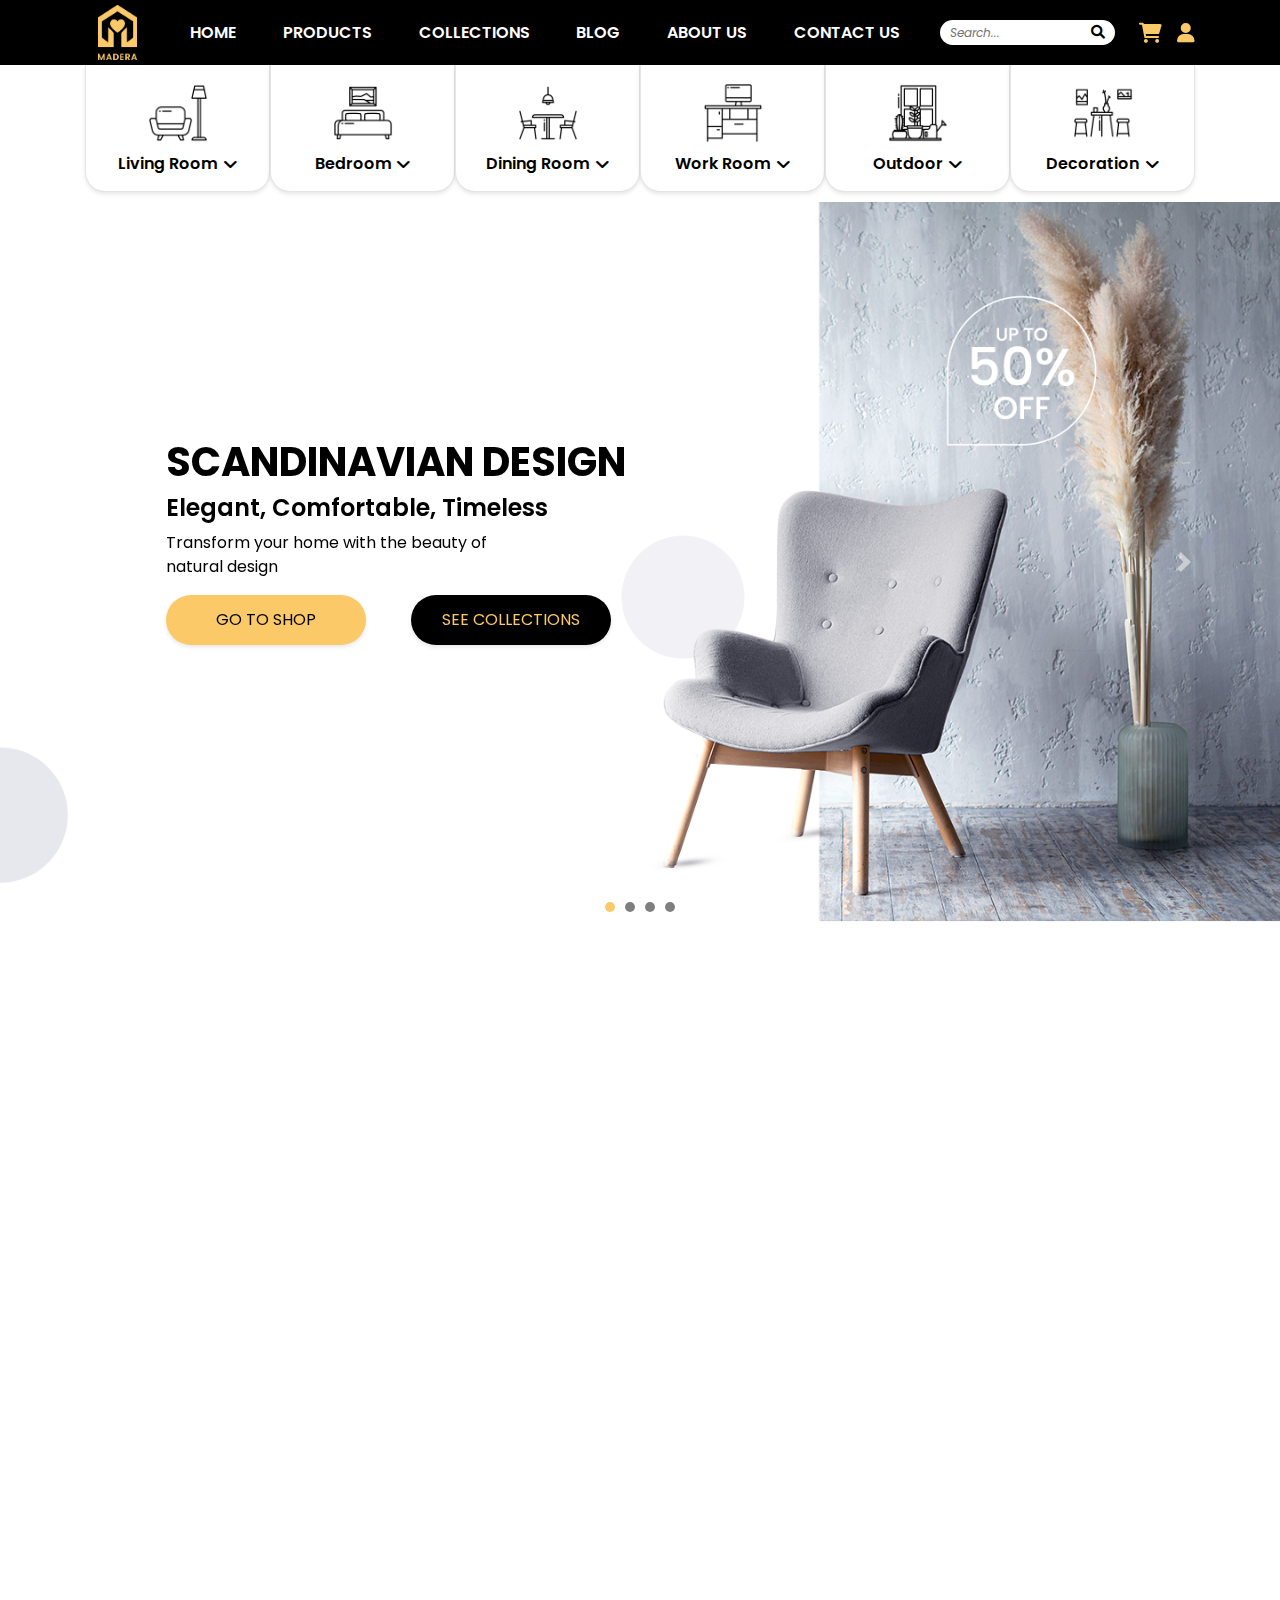
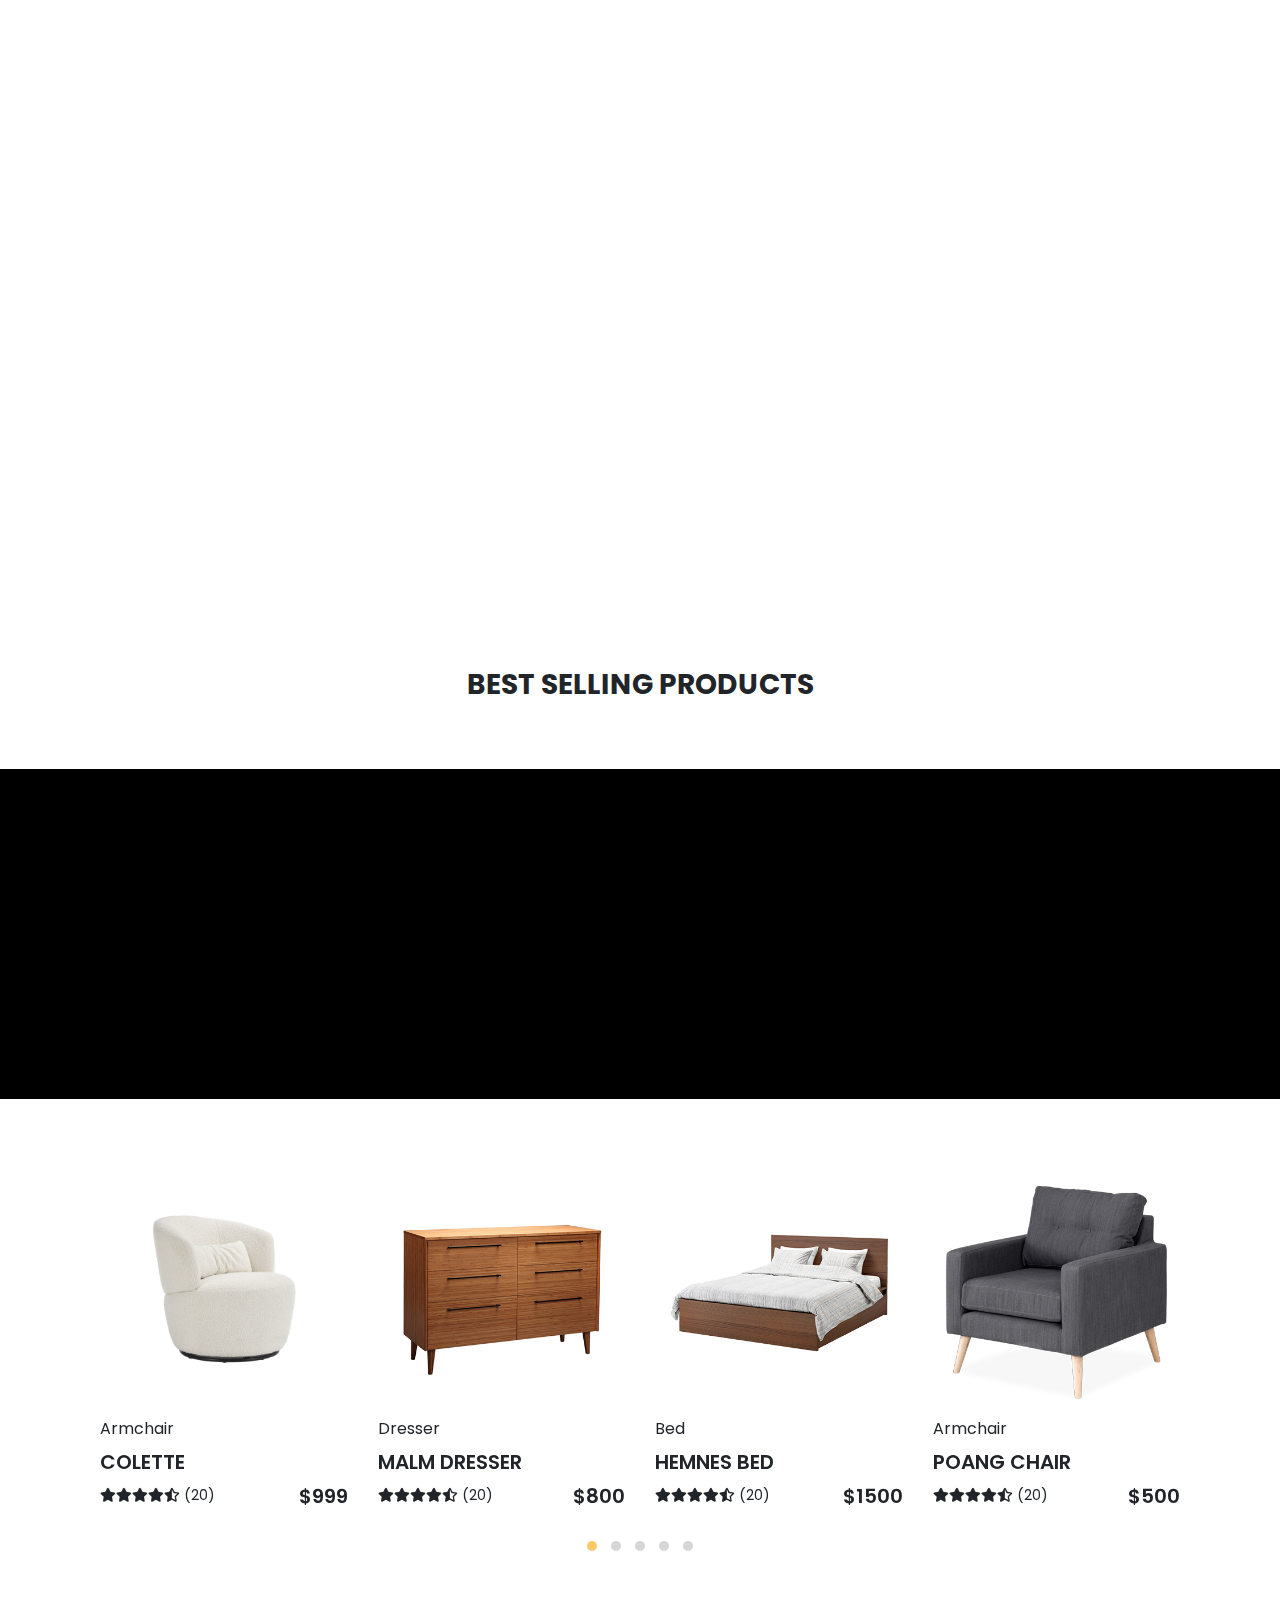
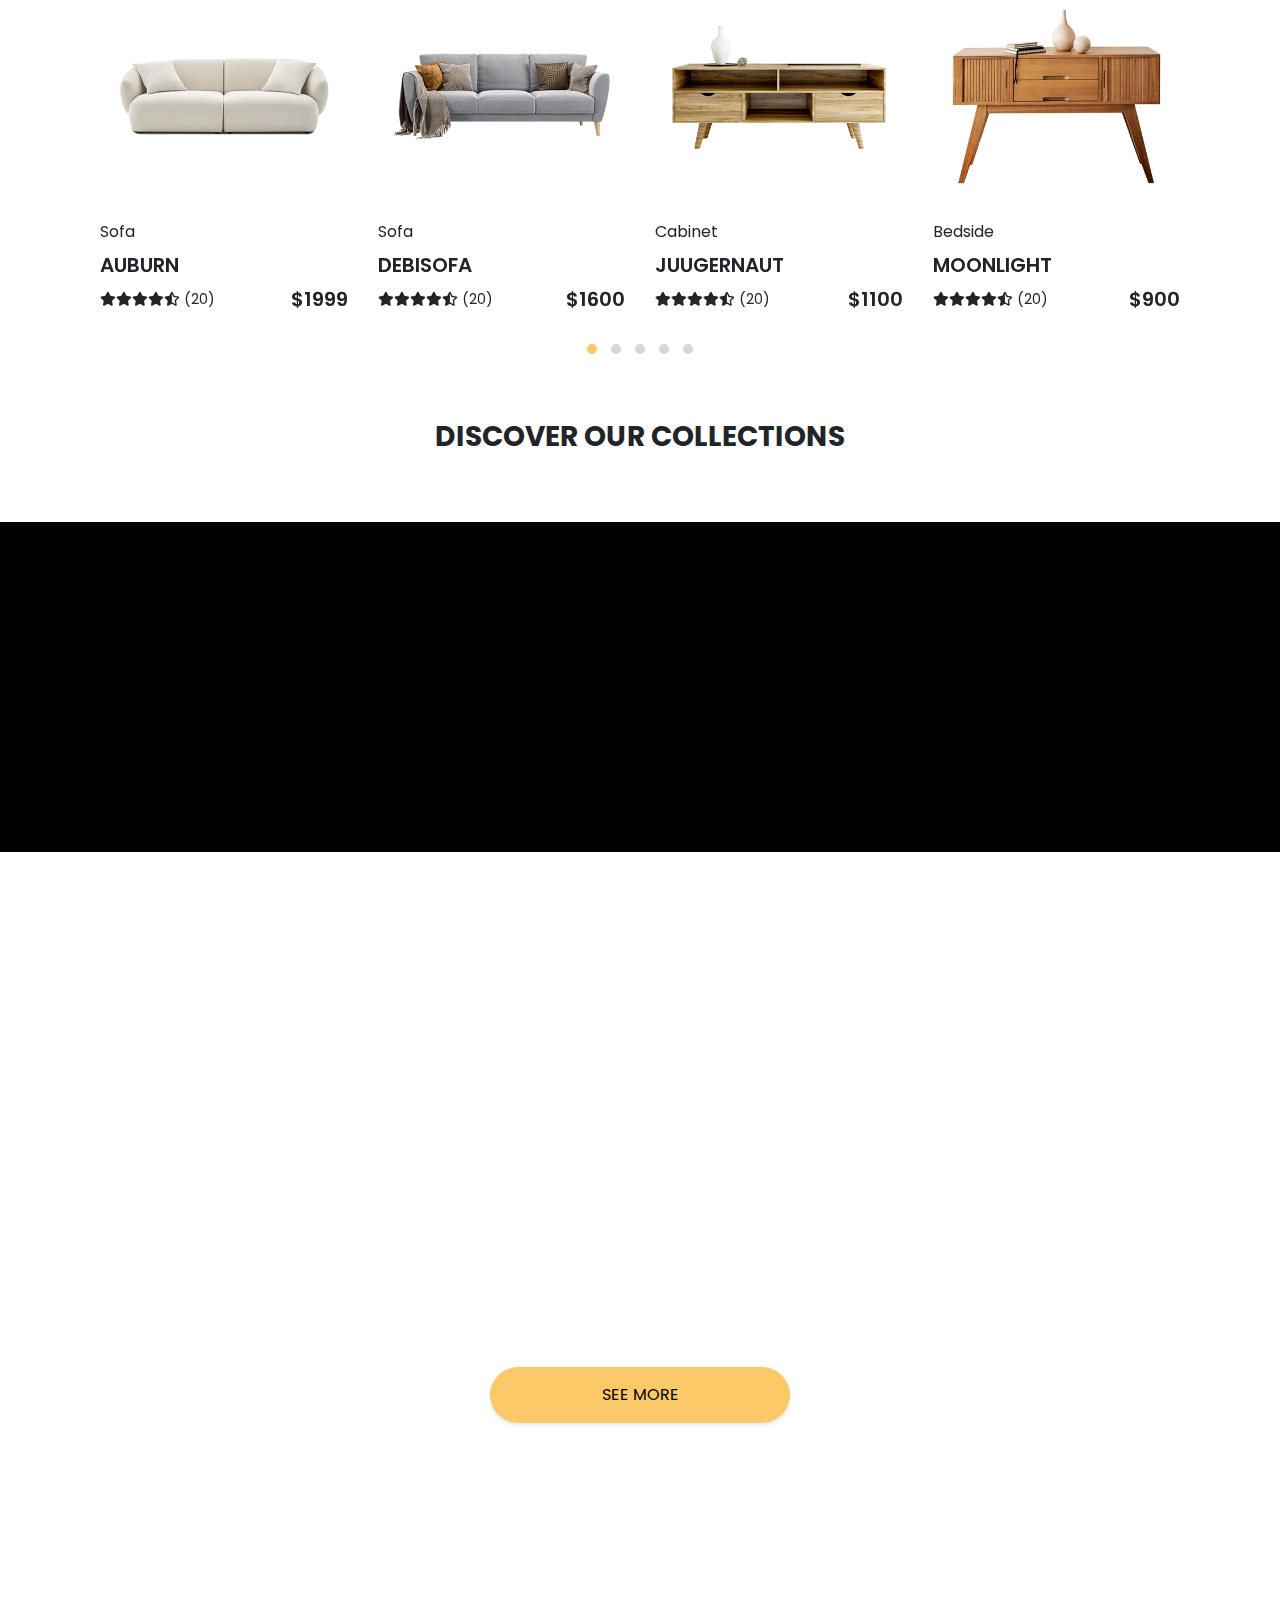
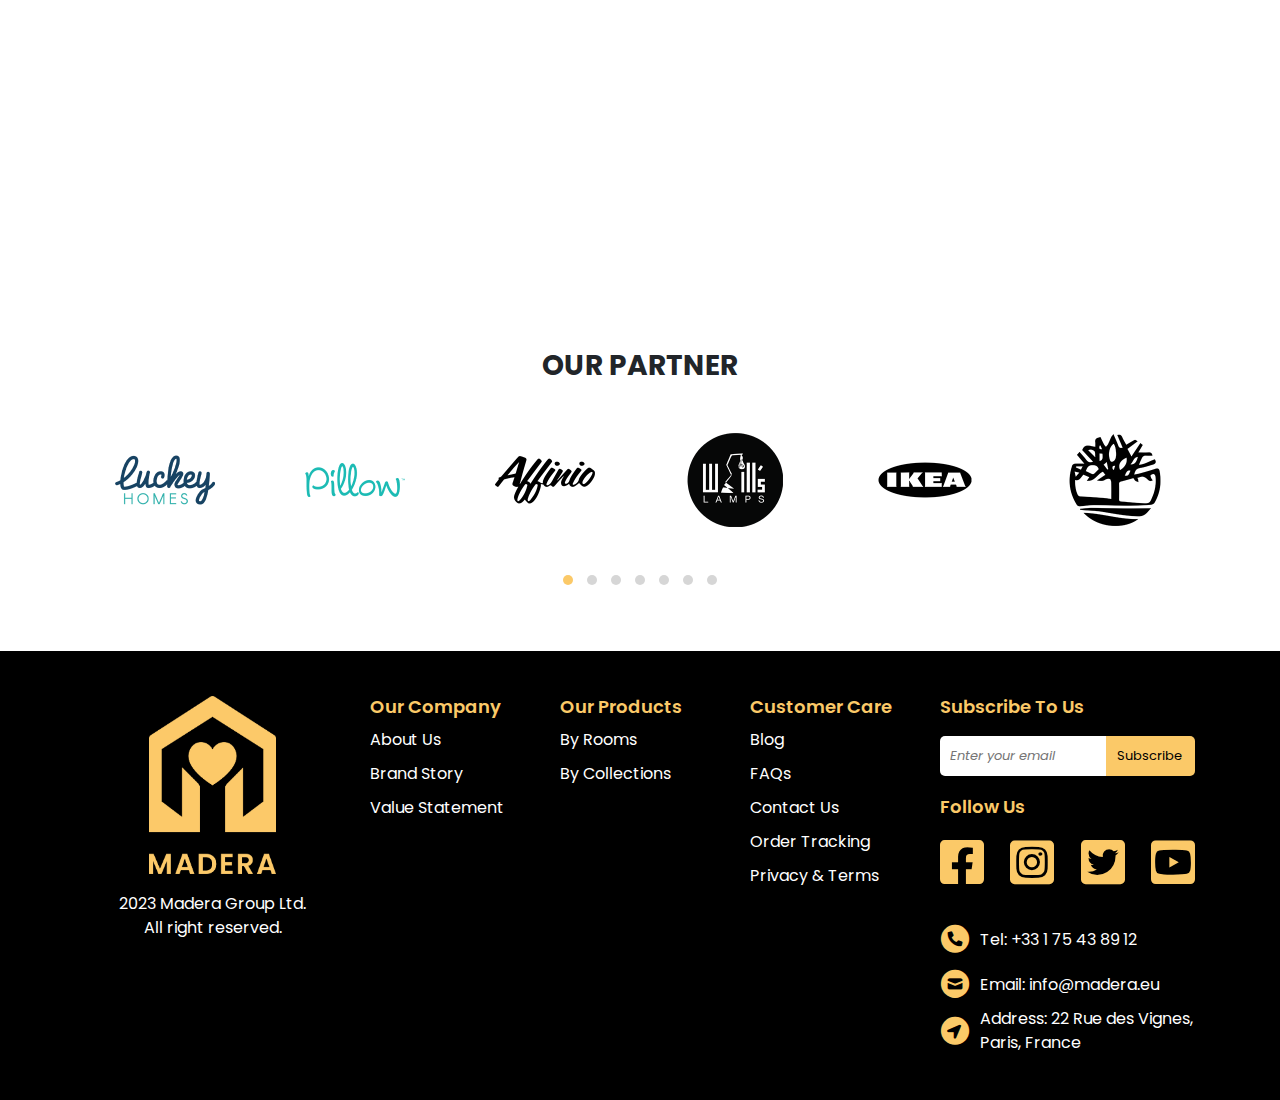
<file: index.html>
<!DOCTYPE html>
<html lang="en">
  <head>
    <meta charset="utf-8" />
    <meta http-equiv="X-UA-Compatible" content="IE=edge" />
    <meta name="viewport" content="width=device-width, initial-scale=1" />
    <title>Madera Homepage</title>
    <!-- Bootstrap -->
    <link href="css/bootstrap-4.4.1.css" rel="stylesheet" />
    <!-- CSS -->
    <link href="css/common.css" rel="stylesheet" />
    <link rel="stylesheet" href="css/home.css" />

    <!-- AOS -->
    <link rel="stylesheet" href="aos-master/dist/aos.css" />

    <!-- Owl Carousel CSS -->
    <link rel="stylesheet" href="js/owlcarousel/assets/owl.carousel.min.css" />
    <link rel="stylesheet" href="js/owlcarousel/assets/owl.theme.default.min.css" />

    <!-- Fontawesome -->
    <link rel="stylesheet" href="css/css/all.min.css" />

    <!-- jQuery (necessary for Bootstrap's JavaScript plugins) -->
    <script src="js/jquery-3.4.1.min.js"></script>
    <script src="js/popper.min.js"></script>
    <script src="js/bootstrap-4.4.1.js"></script>

    <!-- Owl Carousel JS -->
    <script src="js/owlcarousel/owl.carousel.min.js"></script>

    <!-- JavaScript viet vao file nay -->
    <script src="js/script.js"></script>

    <!-- KHONG VIET JAVA O FILE HTML -->
  </head>
  <body>
    <div class="container-fluid" id="blackscreen"></div>
    <div class="container-fluid" id="blackscreen2"></div>
    <div class="container-fluid" id="blackscreen3"></div>

    <!-- MODAL SIGN IN -->
    <div
      class="modal fade"
      id="exampleModalCenter"
      tabindex="-1"
      role="dialog"
      aria-labelledby="exampleModalCenterTitle"
      aria-hidden="true">
      <div class="modal-dialog modal-dialog-centered" role="document">
        <div class="modal-content">
          <div class="modal-header">
            <h5 class="modal-title" id="exampleModalLongTitle">Sign in to your account</h5>
            <!-- <button type="button" class="close" data-dismiss="modal" aria-label="Close">
        <span aria-hidden="true">&times;</span>
      </button> -->
          </div>
          <div class="modal-body">
            <form action="" method="post">
              <div class="row">
                <div class="col-10 offset-1">
                  <div class="modalicons"><i class="fa-solid fa-user"></i></div>
                  <input type="text" name="user" value="" id="userid" placeholder="Username" />
                </div>
              </div>
              <div class="row">
                <div class="col-10 offset-1">
                  <div class="modalicons"><i class="fa-solid fa-lock"></i></div>
                  <input type="password" name="pass" value="" id="passid" placeholder="Password" />
                </div>
              </div>
              <div class="row">
                <div class="col-5 offset-1" id="rememberme">
                  <label class="customcheckbox">
                    <input type="checkbox" />
                    <span class="checkmark"></span>
                    <span class="checkbox-label">Remember Me</span>
                  </label>
                </div>
                <div class="col-5" id="forgotpassword">
                  <a href=""><p>Forgot password?</p></a>
                </div>
              </div>
            </form>
          </div>
          <div class="modal-footer">
            <button type="button" class="signinmodalbtn">Sign In</button>
            <button type="button" class="cancelmodalbtn" data-dismiss="modal">Cancel</button>
            <div class="row" style="margin-top: 20px; margin-bottom: 0">
              <p>Don't have an account? <a href="">Click here to register</a></p>
            </div>
          </div>
        </div>
      </div>
    </div>

    <!-- MODAL CART-->
    <div
      class="modal fade"
      id="cart-modal"
      tabindex="-1"
      role="dialog"
      aria-labelledby="exampleModalCenterTitle"
      aria-hidden="true">
      <div class="modal-dialog modal-dialog-centered" role="document">
        <div class="modal-content">
          <div class="modal-header">
            <h5 class="modal-title" id="exampleModalLongTitle">View Cart</h5>
            <!-- <button type="button" class="close" data-dismiss="modal" aria-label="Close">
        <span aria-hidden="true">&times;</span>
      </button> -->
          </div>
          <div class="modal-body">
            <div class="row mb-3 align-items-center cart-modal">
              <div class="col-2">
                <img src="Images/Home/product/armchair1.png" alt="" class="img-thumbnail" />
              </div>
              <div class="col-4 p-0">
                <h6>POANG CHAIR</h6>
              </div>
              <div class="col-6">
                <div class="row align-items-center justify-content-center">
                  <div class="col-5 p-0">
                    <select name="color" id="" class="custom-select">
                      <option value="">Grey</option>
                      <option value="">White</option>
                      <option value="">Black</option>
                    </select>
                  </div>
                  <div class="col-5">
                    <select name="quantity" id="" class="custom-select">
                      <option value="">1</option>
                      <option value="">2</option>
                      <option value="">3</option>
                      <option value="">4</option>
                    </select>
                  </div>
                  <div class="col-2 p-0">
                    <button><i class="fa-solid fa-trash-can"></i></button>
                  </div>
                </div>
              </div>
            </div>
            <div class="row mb-3 align-items-center cart-modal">
              <div class="col-2">
                <img src="Images/Home/product/armchair3.png" alt="" class="img-thumbnail" />
              </div>
              <div class="col-4 p-0">
                <h6>COLETTE</h6>
              </div>
              <div class="col-6">
                <div class="row align-items-center justify-content-center">
                  <div class="col-5 p-0">
                    <select name="color" id="" class="custom-select">
                      <option value="">Grey</option>
                      <option value="">White</option>
                      <option value="">Black</option>
                    </select>
                  </div>
                  <div class="col-5">
                    <select name="quantity" id="" class="custom-select">
                      <option value="">1</option>
                      <option value="">2</option>
                      <option value="">3</option>
                      <option value="">4</option>
                    </select>
                  </div>
                  <div class="col-2 p-0">
                    <button><i class="fa-solid fa-trash-can"></i></button>
                  </div>
                </div>
              </div>
            </div>
            <p id="empty-cart-text" style="display: none; text-align: center; font-family: italicfont">
              There is no items in the cart
            </p>
          </div>
          <div class="modal-footer pb-4">
            <button type="button" class="cancelmodalbtn" data-dismiss="modal">Cancel</button>
            <button type="button" class="checkoutmodalbtn">Checkout</button>
          </div>
        </div>
      </div>
    </div>

    <!-- HEADER -->
    <div class="container-fluid" id="bgheader">
      <div class="container">
        <div class="row">
          <!--				MOBILE ICONS-->
          <div class="col-md-3 col-sm-3 col-3 d-lg-none" id="mobileicons">
            <ul>
              <li>
                <a id="triggermobilenavi"><i class="fa-solid fa-bars"></i></a>
              </li>
              <li>
                <a id="triggermobilesearch"><i class="fa-solid fa-magnifying-glass"></i></a>
              </li>
            </ul>
          </div>
          <!--				LOGO-->
          <div class="col-xl-1 col-lg-1 col-md-6 col-sm-6 col-6" id="logoheader">
            <a href="index.html"><img src="Images/Logo/Logo doc.png" /></a>
          </div>
          <!--	  			Navi desktop-->
          <div class="col-xl-8 col-lg-8 d-none d-lg-block" id="navi">
            <ul>
              <li><a href="index.html">HOME</a></li>
              <li>
                <a href="product.html" id="trigger-bgdropdownmenu"
                  >PRODUCTS <i class="fa-solid fa-chevron-down" id="icon-trigger-bgdropdownmenu"></i
                ></a>
              </li>
              <li><a href="collection.html">COLLECTIONS</a></li>
              <li><a href="blog.html">BLOG</a></li>
              <li><a href="aboutus.html">ABOUT US</a></li>
              <li><a href="faqs.html">CONTACT US</a></li>
            </ul>
          </div>
          <!--	  			Search-->
          <div class="col-xl-2 col-lg-2 d-none d-lg-block" id="search">
            <form>
              <input type="text" placeholder="Search..." id="searchfill" />
              <button id="searchbtn">
                <i class="fa-solid fa-magnifying-glass"></i>
              </button>
            </form>
          </div>
          <!--				ICONS-->
          <div class="col-xl-1 col-lg-1 col-md-3 col-sm-3 col-3 icons">
            <ul>
              <li>
                <a data-toggle="modal" data-target="#cart-modal"><i class="fa-solid fa-cart-shopping"></i></a>
              </li>
              <li>
                <a data-toggle="modal" data-target="#exampleModalCenter"><i class="fa-solid fa-user"></i></a>
              </li>
            </ul>
          </div>
        </div>
      </div>
    </div>
    <!--	  MOBILE NAVI-->
    <div class="container-fluid" id="bgmobilenavi">
      <div class="row">
        <div class="col-12" id="mobilenavi">
          <ul>
            <li><a href="index.html">HOME</a></li>
            <li>
              <div class="container mobile-dropdown-btn">
                <a href="product.html">PRODUCTS</a>
                <button class="trigger-mobile-dropdown-lv1">
                  <i class="fa-solid fa-plus"></i>
                </button>
              </div>
            </li>
            <div class="mobile-dropdown-container">
              <div class="row justify-content-between">
                <a href="product.html"><i class="fa-solid fa-couch"></i>Living Room</a>
                <button class="trigger-mobile-dropdown-lv2">
                  <i class="fa-solid fa-plus"></i>
                </button>
                <div class="row mobile-dropdown-container-level2">
                  <a href="product.html">Sofa</a>
                  <a href="product.html">Table</a>
                  <a href="product2.html">Cabinet</a>
                  <a href="product.html">Lighting</a>
                </div>
              </div>
              <div class="row justify-content-between">
                <a href="product.html"><i class="fa-solid fa-bed-front"></i>Bedroom</a>
                <button class="trigger-mobile-dropdown-lv2">
                  <i class="fa-solid fa-plus"></i>
                </button>
                <div class="row mobile-dropdown-container-level2">
                  <a href="product.html">Bed</a>
                  <a href="product.html">Wardrobe</a>
                  <a href="product.html">Mattress</a>
                  <a href="product.html">Bedside</a>
                </div>
              </div>
              <div class="row justify-content-between">
                <a href="product.html"><i class="fa-solid fa-fork-knife"></i>Dining Room</a>
                <button class="trigger-mobile-dropdown-lv2">
                  <i class="fa-solid fa-plus"></i>
                </button>
                <div class="row mobile-dropdown-container-level2">
                  <a href="product.html">Dining Table</a>
                  <a href="product.html">Dining Chair</a>
                  <a href="product.html">Dining Set</a>
                  <a href="product.html">Kitchen Cabinet</a>
                </div>
              </div>
              <div class="row justify-content-between">
                <a href="product.html"><i class="fa-solid fa-books"></i>Work Room</a>
                <button class="trigger-mobile-dropdown-lv2">
                  <i class="fa-solid fa-plus"></i>
                </button>
                <div class="row mobile-dropdown-container-level2">
                  <a href="product.html">Desk</a>
                  <a href="product.html">Office Chair</a>
                  <a href="product.html">Bookshelves</a>
                  <a href="product.html">Storage</a>
                </div>
              </div>
              <div class="row justify-content-between">
                <a href="product.html"><i class="fa-solid fa-trees"></i>Outdoor</a>
                <button class="trigger-mobile-dropdown-lv2">
                  <i class="fa-solid fa-plus"></i>
                </button>
                <div class="row mobile-dropdown-container-level2">
                  <a href="product.html">Garden Table</a>
                  <a href="product.html">Garden Chair</a>
                  <a href="product.html">Canopies</a>
                  <a href="product.html">Barbeques</a>
                </div>
              </div>
              <div class="row justify-content-between">
                <a href="product.html"><i class="fa-solid fa-lights-holiday"></i>Decoration</a>
                <button class="trigger-mobile-dropdown-lv2">
                  <i class="fa-solid fa-plus"></i>
                </button>
                <div class="row mobile-dropdown-container-level2" style="border-bottom: none">
                  <a href="product.html">Print Art</a>
                  <a href="product.html">Rugs</a>
                  <a href="product.html">Curtain</a>
                  <a href="product.html">Decor Objects</a>
                </div>
              </div>
            </div>
            <li><a href="collection.html">COLLECTIONS</a></li>
            <li><a href="blog.html">BLOG</a></li>
            <li><a href="aboutus.html">ABOUT US</a></li>
            <li><a href="faqs.html">CONTACT US</a></li>
          </ul>
        </div>
      </div>
    </div>

    <!-- MOBILE SEARCH -->
    <div class="container-fluid d-lg-none" id="bgmobilesearch">
      <div class="container">
        <div class="row">
          <div class="col-sm-12 col-12" id="mobilesearch">
            <form>
              <input type="text" placeholder="Search..." id="mobilesearchfill" />
              <button id="mobilesearchbtn">
                <i class="fa-solid fa-magnifying-glass"></i>
              </button>
            </form>
          </div>
        </div>
      </div>
    </div>
    <!-- PRODUCT MENU -->
    <div class="container" id="bgdropdownmenu">
      <div class="row">
        <div class="col-xl-12 col-lg-12 d-none d-lg-block">
          <ul class="productmenu">
            <li class="menuproductbutton" data-dropdown="1">
              <a href="product.html" class="dropdownbutton" data-dropdown="1">
                <img src="Images/flaticon/couch.png" />
                <ul>
                  <li><h6>Living Room</h6></li>
                  <li><i class="fa-solid fa-chevron-down"></i></li>
                </ul>
              </a>
            </li>
            <li class="menuproductbutton" data-dropdown="2">
              <a href="product.html" class="dropdownbutton" data-dropdown="2">
                <img src="Images/flaticon/bed.png" />
                <ul>
                  <li><h6>Bedroom</h6></li>
                  <li><i class="fa-solid fa-chevron-down"></i></li>
                </ul>
              </a>
            </li>
            <li class="menuproductbutton" data-dropdown="3">
              <a href="product.html" class="dropdownbutton" data-dropdown="3">
                <img src="Images/flaticon/dinner-table.png" />
                <ul>
                  <li><h6>Dining Room</h6></li>
                  <li><i class="fa-solid fa-chevron-down"></i></li>
                </ul>
              </a>
            </li>
            <li class="menuproductbutton" data-dropdown="4">
              <a href="product.html" class="dropdownbutton" data-dropdown="4">
                <img src="Images/flaticon/work-table.png" />
                <ul>
                  <li><h6>Work Room</h6></li>
                  <li><i class="fa-solid fa-chevron-down"></i></li>
                </ul>
              </a>
            </li>
            <li class="menuproductbutton" data-dropdown="5">
              <a href="product.html" class="dropdownbutton" data-dropdown="5">
                <img src="Images/flaticon/outdoor.png" />
                <ul>
                  <li><h6>Outdoor</h6></li>
                  <li><i class="fa-solid fa-chevron-down"></i></li>
                </ul>
              </a>
            </li>
            <li class="menuproductbutton" data-dropdown="6">
              <a href="product.html" class="dropdownbutton" data-dropdown="6">
                <img src="Images/flaticon/decoration.png" />
                <ul>
                  <li><h6>Decoration</h6></li>
                  <li><i class="fa-solid fa-chevron-down"></i></li>
                </ul>
              </a>
            </li>
          </ul>
        </div>
      </div>
      <!-- DROPDOWN MENU -->
      <div class="row">
        <div class="container productmenudropdown">
          <div class="col-xl-2 col-lg-2 d-none d-lg-block productmenudropdownbox">
            <div class="dropdown-content" data-dropdown="1">
              <div class="col-3 dropdown-content-button left-dropdown-box tab">
                <a href="product.html"
                  ><button class="tablinks" onmouseover="openTab(event, 'Sofa')" data-dropdown="1">Sofa</button></a
                >
                <a href="product.html"><button class="tablinks" onmouseover="openTab(event, 'Table')">Table</button></a>
                <a href="product2.html"
                  ><button class="tablinks" onmouseover="openTab(event, 'Cabinet')">Cabinet</button></a
                >
                <a href="product.html"
                  ><button class="tablinks" onmouseover="openTab(event, 'Lighting')">Lighting</button></a
                >
              </div>
              <div class="col-9 dropdown-content-image right-dropdown-box">
                <div id="Sofa" class="tabcontent righttab" data-dropdown="1">
                  <h3>Sofa</h3>
                  <p>Cozy and stylish seating options</p>
                  <img src="Images/sofa.png" class="img-fluid" />
                </div>
                <div id="Table" class="tabcontent righttab">
                  <h3>Table</h3>
                  <p>Functional and decorative centerpieces</p>
                  <img src="Images/table.png" class="img-fluid" />
                </div>
                <div id="Cabinet" class="tabcontent righttab">
                  <h3>Cabinet</h3>
                  <p>Storage solutions with a modern twist</p>
                  <img src="Images/cabinet.png" alt="" class="img-fluid" />
                </div>
                <div id="Lighting" class="tabcontent righttab">
                  <h3>Lighting</h3>
                  <p>Ambiance-enhancing fixtures for any space</p>
                  <img src="Images/lighting.png" alt="" class="img-fluid" />
                </div>
              </div>
            </div>
          </div>
          <div class="col-xl-2 col-lg-2 d-none d-lg-block productmenudropdownbox">
            <div class="dropdown-content" data-dropdown="2">
              <div class="col-3 dropdown-content-button left-dropdown-box tab">
                <a href="product.html"
                  ><button class="tablinks" onmouseover="openTab(event, 'Bed')" data-dropdown="2">Bed</button></a
                >
                <a href="product.html"
                  ><button class="tablinks" onmouseover="openTab(event, 'Wardrobe')">Wardrobe</button></a
                >
                <a href="product.html"
                  ><button class="tablinks" onmouseover="openTab(event, 'Mattress')">Mattress</button></a
                >
                <a href="product.html"
                  ><button class="tablinks" onmouseover="openTab(event, 'Bedside')">Bedside</button></a
                >
              </div>
              <div class="col-9 dropdown-content-image right-dropdown-box">
                <div id="Bed" class="tabcontent righttab" data-dropdown="2">
                  <h3>Bed</h3>
                  <p>Sturdy and stylish designs</p>
                  <img src="Images/bed.png" class="img-fluid" />
                </div>
                <div id="Wardrobe" class="tabcontent righttab">
                  <h3>Wardrobe</h3>
                  <p>Spacious storage solutions for clothes</p>
                  <img src="Images/wardrobe.png" alt="" class="img-fluid" />
                </div>
                <div id="Mattress" class="tabcontent righttab">
                  <h3>Mattress</h3>
                  <p>Luxurious comfort for a dreamy slumber</p>
                  <img src="Images/mattress.png" alt="" class="img-fluid" />
                </div>
                <div id="Bedside" class="tabcontent righttab">
                  <h3>Bedside</h3>
                  <p>Convenient bedside storage for essentials</p>
                  <img src="Images/bedside.png" alt="" class="img-fluid" />
                </div>
              </div>
            </div>
          </div>
          <div class="col-xl-2 col-lg-2 d-none d-lg-block productmenudropdownbox">
            <div class="dropdown-content" data-dropdown="3">
              <div class="col-3 dropdown-content-button left-dropdown-box tab">
                <a href="product.html"
                  ><button class="tablinks" onmouseover="openTab(event, 'dining-table')" data-dropdown="3">
                    Dining Table
                  </button></a
                >
                <a href="product.html"
                  ><button class="tablinks" onmouseover="openTab(event, 'dining-chair')">Dining Chair</button></a
                >
                <a href="product.html"
                  ><button class="tablinks" onmouseover="openTab(event, 'dining-set')">Dining Set</button></a
                >
                <a href="product.html"
                  ><button class="tablinks" onmouseover="openTab(event, 'kitchen-cabinet')">Kitchen Cabinet</button></a
                >
              </div>
              <div class="col-9 dropdown-content-image right-dropdown-box">
                <div id="dining-table" class="tabcontent righttab" data-dropdown="3">
                  <h3>Dining Table</h3>
                  <p>Gather around a beautiful table</p>
                  <img src="Images/diningtable.png" class="img-fluid" />
                </div>
                <div id="dining-chair" class="tabcontent righttab">
                  <h3>Dining Chair</h3>
                  <p>Sit in style and comfort</p>
                  <img src="Images/diningchair.png" alt="" class="img-fluid" />
                </div>
                <div id="dining-set" class="tabcontent righttab">
                  <h3>Dining Set</h3>
                  <p>Complete your dining room with ease</p>
                  <img src="Images/diningset.png" alt="" class="img-fluid" />
                </div>
                <div id="kitchen-cabinet" class="tabcontent righttab">
                  <h3>Kitchen Cabinet</h3>
                  <p>Organize and beautify your kitchen space</p>
                  <img src="Images/kitchencabinet.png" alt="" class="img-fluid" />
                </div>
              </div>
            </div>
          </div>
          <div class="col-xl-2 col-lg-2 d-none d-lg-block productmenudropdownbox">
            <div class="dropdown-content dropdown-content-reverse" data-dropdown="4">
              <div class="col-9 dropdown-content-image left-dropdown-box">
                <div id="desk" class="tabcontent lefttab" data-dropdown="4">
                  <h3>Desk</h3>
                  <p>For a productive workspace</p>
                  <img src="Images/workdesk.png" class="img-fluid" />
                </div>
                <div id="office-chair" class="tabcontent lefttab">
                  <h3>Office Chair</h3>
                  <p>Comfortable and stylish seating</p>
                  <img src="Images/workchair.png" alt="" class="img-fluid" />
                </div>
                <div id="book-shelves" class="tabcontent lefttab">
                  <h3>Book Shelves</h3>
                  <p>Organize your workspace</p>
                  <img src="Images/bookshelves.png" alt="" class="img-fluid" />
                </div>
                <div id="storage" class="tabcontent lefttab">
                  <h3>Storage</h3>
                  <p>Keep your important documents safe</p>
                  <img src="Images/workstorage.png" alt="" class="img-fluid" />
                </div>
              </div>
              <div class="col-3 dropdown-content-button right-dropdown-box tab">
                <a href="product.html"
                  ><button class="tablinks" onmouseover="openTab(event, 'desk')" data-dropdown="4">Desk</button></a
                >
                <a href="product.html"
                  ><button class="tablinks" onmouseover="openTab(event, 'office-chair')">Office Chair</button></a
                >
                <a href="product.html"
                  ><button class="tablinks" onmouseover="openTab(event, 'book-shelves')">Book Shelves</button></a
                >
                <a href="product.html"
                  ><button class="tablinks" onmouseover="openTab(event, 'storage')">Storage</button></a
                >
              </div>
            </div>
          </div>
          <div class="col-xl-2 col-lg-2 d-none d-lg-block productmenudropdownbox">
            <div class="dropdown-content dropdown-content-reverse" data-dropdown="5">
              <div class="col-9 dropdown-content-image left-dropdown-box">
                <div id="garden-table" class="tabcontent lefttab" data-dropdown="5">
                  <h3>Garden Table</h3>
                  <p>Dine with our stylish garden tables.</p>
                  <img src="Images/gardentable.png" class="img-fluid" />
                </div>
                <div id="garden-chair" class="tabcontent lefttab">
                  <h3>Garden Chair</h3>
                  <p>Relax and unwind</p>
                  <img src="Images/gardenchair.png" alt="" class="img-fluid" />
                </div>
                <div id="canopies" class="tabcontent lefttab">
                  <h3>Canopies</h3>
                  <p>Stay cool and shaded</p>
                  <img src="Images/gardenumbrella.png" alt="" class="img-fluid" />
                </div>
                <div id="barbecues" class="tabcontent lefttab">
                  <h3>Barbecues</h3>
                  <p>Host the perfect outdoor cookout</p>
                  <img src="Images/gardenbarbeque.png" alt="" class="img-fluid" />
                </div>
              </div>
              <div class="col-3 dropdown-content-button right-dropdown-box tab">
                <a href="product.html"
                  ><button class="tablinks" onmouseover="openTab(event, 'garden-table')" data-dropdown="5">
                    Garden Table
                  </button></a
                >
                <a href="product.html"
                  ><button class="tablinks" onmouseover="openTab(event, 'garden-chair')">Garden Chair</button></a
                >
                <a href="product.html"
                  ><button class="tablinks" onmouseover="openTab(event, 'canopies')">Canopies</button></a
                >
                <a href="product.html"
                  ><button class="tablinks" onmouseover="openTab(event, 'barbecues')">Barbecues</button></a
                >
              </div>
            </div>
          </div>
          <div class="col-xl-2 col-lg-2 d-none d-lg-block productmenudropdownbox">
            <div class="dropdown-content dropdown-content-reverse" data-dropdown="6">
              <div class="col-9 dropdown-content-image left-dropdown-box">
                <div id="print-art" class="tabcontent lefttab" data-dropdown="6">
                  <h3>Print Art</h3>
                  <p>Inspiring wall decor</p>
                  <img src="Images/printing.png" class="img-fluid" />
                </div>
                <div id="rugs" class="tabcontent lefttab">
                  <h3>Rugs</h3>
                  <p>Soften your living environment</p>
                  <img src="Images/rugs.png" alt="" class="img-fluid" />
                </div>
                <div id="curtain" class="tabcontent lefttab">
                  <h3>Curtain</h3>
                  <p>Add privacy and style</p>
                  <img src="Images/curtain.png" alt="" class="img-fluid" />
                </div>
                <div id="deco-objects" class="tabcontent lefttab">
                  <h3>Objects</h3>
                  <p>The final touch</p>
                  <img src="Images/decoobjects.png" alt="" class="img-fluid" />
                </div>
              </div>
              <div class="col-3 dropdown-content-button right-dropdown-box tab">
                <a href="product.html"
                  ><button class="tablinks" onmouseover="openTab(event, 'print-art')" data-dropdown="6">
                    Print Art
                  </button></a
                >
                <a href="product.html"><button class="tablinks" onmouseover="openTab(event, 'rugs')">Rugs</button></a>
                <a href="product.html"
                  ><button class="tablinks" onmouseover="openTab(event, 'curtain')">Curtain</button></a
                >
                <a href="product.html"
                  ><button class="tablinks" onmouseover="openTab(event, 'deco-objects')">Decor Objects</button></a
                >
              </div>
            </div>
          </div>
        </div>
      </div>
    </div>

    <!-- HOMEPAGE BODY START HERE -->
    <!-- BANNER 1 -->
    <div class="container-fluid" id="bgbanner1">
      <div id="carouselExampleIndicators" class="carousel slide" data-ride="carousel">
        <ol class="carousel-indicators">
          <li data-target="#carouselExampleIndicators" data-slide-to="0" class="active"></li>
          <li data-target="#carouselExampleIndicators" data-slide-to="1"></li>
          <li data-target="#carouselExampleIndicators" data-slide-to="2"></li>
          <li data-target="#carouselExampleIndicators" data-slide-to="3"></li>
        </ol>
        <div class="carousel-inner">
          <div class="carousel-item active">
            <img class="d-block w-100" src="Images/Home/banner1.png" alt="First slide" />
            <div class="carousel-caption">
              <h1>SCANDINAVIAN DESIGN</h1>
              <h4>Elegant, Comfortable, Timeless</h4>
              <p>Transform your home with the beauty of natural design</p>
              <div class="row">
                <div class="col-xl-6 col-lg-6 col-md-12 col-sm-12 col-12">
                  <a href="product.html"><button class="btnbanner1">GO TO SHOP</button></a>
                </div>
                <div class="col-xl-6 col-lg-6 col-md-12 col-sm-12 col-12">
                  <a href="collection.html"><button class="btnbanner2">SEE COLLECTIONS</button></a>
                </div>
              </div>
            </div>
          </div>
          <div class="carousel-item">
            <img class="d-block w-100" src="Images/Home/banner2.jpg" alt="Second slide" />
            <div class="carousel-caption">
              <h1>KODO COLLECTIONS</h1>
              <h4>Bold, Simple, Extraordinary</h4>
              <p>Elevate your home with our new collection of premium furniture.</p>
              <a href="product.html"><button class="btnbanner1">LEARN MORE</button></a>
            </div>
          </div>
          <div class="carousel-item">
            <img class="d-block w-100" src="Images/Home/banner3.jpg" alt="Third slide" />
            <div class="carousel-caption">
              <h1>NEW PRODUCT LINES</h1>
              <h4>Modern, Sleek, Radiant</h4>
              <p>Embrace the natural beauty of raw materials with our new collection of elemental furniture.</p>
              <a href="product.html"><button class="btnbanner1">LEARN MORE</button></a>
            </div>
          </div>
          <div class="carousel-item">
            <img class="d-block w-100" src="Images/Home/banner4.jpg" alt="Fourth slide" />
            <div class="carousel-caption">
              <h1>SOLITUDE COLLECTIONS</h1>
              <h4>Serene, Tranquil, Minimalist</h4>
              <p>Create a calming sanctuary at home with our new collection of minimalist furniture.</p>
              <a href="product.html"><button class="btnbanner1">LEARN MORE</button></a>
            </div>
          </div>
        </div>
        <a class="carousel-control-prev" href="#carouselExampleIndicators" role="button" data-slide="prev">
          <span class="carousel-control-prev-icon" aria-hidden="true"></span>
          <span class="sr-only">Previous</span>
        </a>
        <a class="carousel-control-next" href="#carouselExampleIndicators" role="button" data-slide="next">
          <span class="carousel-control-next-icon" aria-hidden="true"></span>
          <span class="sr-only">Next</span>
        </a>
      </div>
    </div>
    <!-- WELCOME TO OUR STORE -->
    <div class="container mainsection home-section1">
      <div class="pagename" data-aos="fade-up" data-aos-duration="1500">
        <h3>WELCOME TO OUR STORE</h3>
        <p>
          With our refesh line of products and our experiences, we are confident in bringing the best customer
          satisfaction
        </p>
      </div>
      <div class="row">
        <div class="col-4 imagebox" data-aos="fade-up" data-aos-duration="1500">
          <img src="Images/flaticon/order.png" />
          <h6>5000+ Products</h6>
        </div>
        <div class="col-4 imagebox" data-aos="fade-up" data-aos-duration="1500">
          <img src="Images/flaticon/expert.png" />
          <h6>10+ Years of Experience</h6>
        </div>
        <div class="col-4 imagebox" data-aos="fade-up" data-aos-duration="1500">
          <img src="Images/flaticon/happy.png" />
          <h6>40k+ Happy Customer</h6>
        </div>
      </div>
      <div class="pagename" data-aos="fade-up" data-aos-duration="1500">
        <p>
          Experience the convenience of shopping, get inspired by our designer collections, and stay updated on the
          latest trends with our blog.
        </p>
      </div>
    </div>
    <!-- BROWSE BY ROOM -->
    <div class="container mainsection home-section2">
      <div class="pagename" data-aos="fade-up" data-aos-duration="2000">
        <h3>BROWSE BY ROOMS</h3>
      </div>
      <div class="row">
        <div
          class="col-xl-4 col-lg-4 col-md-4 col-sm-6 col-6 img-overlaybox"
          data-aos="fade-up"
          data-aos-duration="2000">
          <a href="product.html">
            <img src="Images/Home/livingroom.jpg" />
            <div class="img-overlay">
              <h5>Living Room</h5>
            </div>
          </a>
        </div>
        <div
          class="col-xl-4 col-lg-4 col-md-4 col-sm-6 col-6 img-overlaybox"
          data-aos="fade-up"
          data-aos-duration="2000">
          <a href="product.html">
            <img src="Images/Home/bedroom.jpg" />
            <div class="img-overlay">
              <h5>Bedroom</h5>
            </div>
          </a>
        </div>
        <div
          class="col-xl-4 col-lg-4 col-md-4 col-sm-6 col-6 img-overlaybox"
          data-aos="fade-up"
          data-aos-duration="2000">
          <a href="product.html">
            <img src="Images/Home/diningroom.jpg" />
            <div class="img-overlay">
              <h5>Dining Room</h5>
            </div>
          </a>
        </div>
        <div
          class="col-xl-4 col-lg-4 col-md-4 col-sm-6 col-6 img-overlaybox"
          data-aos="fade-up"
          data-aos-duration="2000">
          <a href="product.html">
            <img src="Images/Home/workroom.jpg" />
            <div class="img-overlay">
              <h5>Work Room</h5>
            </div>
          </a>
        </div>
        <div
          class="col-xl-4 col-lg-4 col-md-4 col-sm-6 col-6 img-overlaybox"
          data-aos="fade-up"
          data-aos-duration="2000">
          <a href="product.html">
            <img src="Images/Home/outdoor.jpg" />
            <div class="img-overlay">
              <h5>Outdoor</h5>
            </div>
          </a>
        </div>
        <div
          class="col-xl-4 col-lg-4 col-md-4 col-sm-6 col-6 img-overlaybox"
          data-aos="fade-up"
          data-aos-duration="2000">
          <a href="product.html">
            <img src="Images/Home/decoration.jpg" />
            <div class="img-overlay">
              <h5>Decoration</h5>
            </div>
          </a>
        </div>
      </div>
    </div>
    <!-- BEST SELLING -->
    <!-- Best selling Banner -->
    <div class="container pagename">
      <h3>BEST SELLING PRODUCTS</h3>
    </div>
    <div class="container-fluid mainsection home-section3">
      <div class="container">
        <div class="row">
          <div
            class="col-xl-6 offset-xl-0 col-lg-6 offset-lg-0 col-md-6 offset-md-0 col-sm-12 offset-sm-0 col-12 offset-0 home-section3-banner"
            data-aos="fade-right"
            data-aos-duration="1500">
            <img src="Images/Home/bestselling.png" />
          </div>
          <div
            class="col-xl-4 col-lg-5 col-md-6 offset-md-0 col-sm-10 offset-sm-1 col-12 home-section3-bannercontent"
            data-aos="fade-left"
            data-aos-duration="1500">
            <h4>VARIETY OF CHOICES</h4>
            <p>Find endless possibilities to transform your space with our wide range of products.</p>
            <a href="product.html"><button class="mainbutton">BROWSE ALL PRODUCTS</button></a>
          </div>
        </div>
      </div>
    </div>
    <!-- Product List -->
    <div class="container mainsection">
      <!-- PRODUCT CAROUSEL 1 -->
      <div class="row owl-carousel owl-theme productcarousel">
        <!-- PRODUCT 1 -->
        <div class="col-12">
          <div class="productbox">
            <a href="detail.html"><img src="Images/Home/product/armchair3.png" class="img-fluid" /> </a>
            <!-- OVERLAY BUTTON -->
            <div class="productbox-overlay">
              <button
                class="productbox-addtofavorite-btn"
                type="button"
                data-toggle="tooltip"
                data-placement="left"
                title="Add To Favorites">
                <i class="fa-solid fa-heart"></i>
              </button>
              <button
                class="productbox-addtocart-btn"
                type="button"
                data-toggle="tooltip"
                data-placement="left"
                title="Add To Cart">
                <i class="fa-solid fa-cart-plus"></i>
              </button>
            </div>
            <!-- PRODUCT CONTENT -->
            <a href="product.html">
              <p>Armchair</p>
            </a>
            <a href="detail.html">
              <h5>COLETTE</h5>
            </a>
            <div class="row">
              <div class="container productbox-price">
                <div class="productbox-review">
                  <i class="fa-solid fa-star"></i><i class="fa-solid fa-star"></i><i class="fa-solid fa-star"></i
                  ><i class="fa-solid fa-star"></i><i class="fa-solid fa-star-half-stroke"></i>
                  <p>(20)</p>
                </div>
                <h5>$999</h5>
              </div>
            </div>
          </div>
        </div>
        <!-- PRODUCT 2 -->
        <div class="col-12">
          <div class="productbox">
            <a href="detail.html"><img src="Images/Home/product/dresser.png" class="img-fluid" /></a>
            <!-- OVERLAY BUTTON -->
            <div class="productbox-overlay">
              <button
                class="productbox-addtofavorite-btn"
                type="button"
                data-toggle="tooltip"
                data-placement="left"
                title="Add To Favorites">
                <i class="fa-solid fa-heart"></i>
              </button>
              <button
                class="productbox-addtocart-btn"
                type="button"
                data-toggle="tooltip"
                data-placement="left"
                title="Add To Cart">
                <i class="fa-solid fa-cart-plus"></i>
              </button>
            </div>
            <!-- PRODUCT CONTENT -->
            <a href="product.html">
              <p>Dresser</p>
            </a>
            <a href="detail.html">
              <h5>MALM DRESSER</h5>
            </a>
            <div class="row">
              <div class="container productbox-price">
                <div class="productbox-review">
                  <i class="fa-solid fa-star"></i><i class="fa-solid fa-star"></i><i class="fa-solid fa-star"></i
                  ><i class="fa-solid fa-star"></i><i class="fa-solid fa-star-half-stroke"></i>
                  <p>(20)</p>
                </div>
                <h5>$800</h5>
              </div>
            </div>
          </div>
        </div>
        <!-- PRODUCT 3 -->
        <div class="col-12">
          <div class="productbox">
            <a href="detail.html"><img src="Images/Home/product/bed.png" class="img-fluid" /></a>
            <!-- OVERLAY BUTTON -->
            <div class="productbox-overlay">
              <button
                class="productbox-addtofavorite-btn"
                type="button"
                data-toggle="tooltip"
                data-placement="left"
                title="Add To Favorites">
                <i class="fa-solid fa-heart"></i>
              </button>
              <button
                class="productbox-addtocart-btn"
                type="button"
                data-toggle="tooltip"
                data-placement="left"
                title="Add To Cart">
                <i class="fa-solid fa-cart-plus"></i>
              </button>
            </div>
            <!-- PRODUCT CONTENT -->
            <a href="product.html">
              <p>Bed</p>
            </a>
            <a href="detail.html">
              <h5>HEMNES BED</h5>
            </a>
            <div class="row">
              <div class="container productbox-price">
                <div class="productbox-review">
                  <i class="fa-solid fa-star"></i><i class="fa-solid fa-star"></i><i class="fa-solid fa-star"></i
                  ><i class="fa-solid fa-star"></i><i class="fa-solid fa-star-half-stroke"></i>
                  <p>(20)</p>
                </div>
                <h5>$1500</h5>
              </div>
            </div>
          </div>
        </div>
        <!-- PRODUCT 4 -->
        <div class="col-12">
          <div class="productbox">
            <a href="detail.html"><img src="Images/Home/product/armchair1.png" class="img-fluid" /></a>
            <!-- OVERLAY BUTTON -->
            <div class="productbox-overlay">
              <button
                class="productbox-addtofavorite-btn"
                type="button"
                data-toggle="tooltip"
                data-placement="left"
                title="Add To Favorites">
                <i class="fa-solid fa-heart"></i>
              </button>
              <button
                class="productbox-addtocart-btn"
                type="button"
                data-toggle="tooltip"
                data-placement="left"
                title="Add To Cart">
                <i class="fa-solid fa-cart-plus"></i>
              </button>
            </div>
            <!-- PRODUCT CONTENT -->
            <a href="product.html">
              <p>Armchair</p>
            </a>
            <a href="detail.html">
              <h5>POANG CHAIR</h5>
            </a>
            <div class="row">
              <div class="container productbox-price">
                <div class="productbox-review">
                  <i class="fa-solid fa-star"></i><i class="fa-solid fa-star"></i><i class="fa-solid fa-star"></i
                  ><i class="fa-solid fa-star"></i><i class="fa-solid fa-star-half-stroke"></i>
                  <p>(20)</p>
                </div>
                <h5>$500</h5>
              </div>
            </div>
          </div>
        </div>
        <!-- PRODUCT 5 -->
        <div class="col-12">
          <div class="productbox">
            <a href="detail.html"><img src="Images/Home/product/diningchair.png" class="img-fluid" /></a>
            <!-- OVERLAY BUTTON -->
            <div class="productbox-overlay">
              <button
                class="productbox-addtofavorite-btn"
                type="button"
                data-toggle="tooltip"
                data-placement="left"
                title="Add To Favorites">
                <i class="fa-solid fa-heart"></i>
              </button>
              <button
                class="productbox-addtocart-btn"
                type="button"
                data-toggle="tooltip"
                data-placement="left"
                title="Add To Cart">
                <i class="fa-solid fa-cart-plus"></i>
              </button>
            </div>
            <!-- PRODUCT CONTENT -->
            <a href="product.html">
              <p>Dining Chair</p>
            </a>
            <a href="detail.html">
              <h5>GRAYGARNER</h5>
            </a>
            <div class="row">
              <div class="container productbox-price">
                <div class="productbox-review">
                  <i class="fa-solid fa-star"></i><i class="fa-solid fa-star"></i><i class="fa-solid fa-star"></i
                  ><i class="fa-solid fa-star"></i><i class="fa-solid fa-star-half-stroke"></i>
                  <p>(20)</p>
                </div>
                <h5>$300</h5>
              </div>
            </div>
          </div>
        </div>
      </div>
      <!-- PRODUCT CAROUSEL 2 -->
      <div class="row owl-carousel owl-theme productcarousel">
        <!-- PRODUCT 1 -->
        <div class="col-12">
          <div class="productbox">
            <a href="detail2.html"><img src="Images/Home/product/sofa.png" class="img-fluid" /> </a>
            <!-- OVERLAY BUTTON -->
            <div class="productbox-overlay">
              <button
                class="productbox-addtofavorite-btn"
                type="button"
                data-toggle="tooltip"
                data-placement="left"
                title="Add To Favorites">
                <i class="fa-solid fa-heart"></i>
              </button>
              <button
                class="productbox-addtocart-btn"
                type="button"
                data-toggle="tooltip"
                data-placement="left"
                title="Add To Cart">
                <i class="fa-solid fa-cart-plus"></i>
              </button>
            </div>
            <!-- PRODUCT CONTENT -->
            <a href="product.html">
              <p>Sofa</p>
            </a>
            <a href="detail2.html">
              <h5>AUBURN</h5>
            </a>
            <div class="row">
              <div class="container productbox-price">
                <div class="productbox-review">
                  <i class="fa-solid fa-star"></i><i class="fa-solid fa-star"></i><i class="fa-solid fa-star"></i
                  ><i class="fa-solid fa-star"></i><i class="fa-solid fa-star-half-stroke"></i>
                  <p>(20)</p>
                </div>
                <h5>$1999</h5>
              </div>
            </div>
          </div>
        </div>
        <!-- PRODUCT 2 -->
        <div class="col-12">
          <div class="productbox">
            <a href="detail2.html"><img src="Images/Home/product/sofa2.png" class="img-fluid" /></a>
            <!-- OVERLAY BUTTON -->
            <div class="productbox-overlay">
              <button
                class="productbox-addtofavorite-btn"
                type="button"
                data-toggle="tooltip"
                data-placement="left"
                title="Add To Favorites">
                <i class="fa-solid fa-heart"></i>
              </button>
              <button
                class="productbox-addtocart-btn"
                type="button"
                data-toggle="tooltip"
                data-placement="left"
                title="Add To Cart">
                <i class="fa-solid fa-cart-plus"></i>
              </button>
            </div>
            <!-- PRODUCT CONTENT -->
            <a href="product.html">
              <p>Sofa</p>
            </a>
            <a href="detail2.html">
              <h5>DEBISOFA</h5>
            </a>
            <div class="row">
              <div class="container productbox-price">
                <div class="productbox-review">
                  <i class="fa-solid fa-star"></i><i class="fa-solid fa-star"></i><i class="fa-solid fa-star"></i
                  ><i class="fa-solid fa-star"></i><i class="fa-solid fa-star-half-stroke"></i>
                  <p>(20)</p>
                </div>
                <h5>$1600</h5>
              </div>
            </div>
          </div>
        </div>
        <!-- PRODUCT 3 -->
        <div class="col-12">
          <div class="productbox">
            <a href="detail.html"><img src="Images/Home/product/cabinet.png" class="img-fluid" /></a>
            <!-- OVERLAY BUTTON -->
            <div class="productbox-overlay">
              <button
                class="productbox-addtofavorite-btn"
                type="button"
                data-toggle="tooltip"
                data-placement="left"
                title="Add To Favorites">
                <i class="fa-solid fa-heart"></i>
              </button>
              <button
                class="productbox-addtocart-btn"
                type="button"
                data-toggle="tooltip"
                data-placement="left"
                title="Add To Cart">
                <i class="fa-solid fa-cart-plus"></i>
              </button>
            </div>
            <!-- PRODUCT CONTENT -->
            <a href="product2.html">
              <p>Cabinet</p>
            </a>
            <a href="detail.html">
              <h5>JUUGERNAUT</h5>
            </a>
            <div class="row">
              <div class="container productbox-price">
                <div class="productbox-review">
                  <i class="fa-solid fa-star"></i><i class="fa-solid fa-star"></i><i class="fa-solid fa-star"></i
                  ><i class="fa-solid fa-star"></i><i class="fa-solid fa-star-half-stroke"></i>
                  <p>(20)</p>
                </div>
                <h5>$1100</h5>
              </div>
            </div>
          </div>
        </div>
        <!-- PRODUCT 4 -->
        <div class="col-12">
          <div class="productbox">
            <a href="detail.html"><img src="Images/Home/product/bedside.png" class="img-fluid" /></a>
            <!-- OVERLAY BUTTON -->
            <div class="productbox-overlay">
              <button
                class="productbox-addtofavorite-btn"
                type="button"
                data-toggle="tooltip"
                data-placement="left"
                title="Add To Favorites">
                <i class="fa-solid fa-heart"></i>
              </button>
              <button
                class="productbox-addtocart-btn"
                type="button"
                data-toggle="tooltip"
                data-placement="left"
                title="Add To Cart">
                <i class="fa-solid fa-cart-plus"></i>
              </button>
            </div>
            <!-- PRODUCT CONTENT -->
            <a href="product.html">
              <p>Bedside</p>
            </a>
            <a href="detail.html">
              <h5>MOONLIGHT</h5>
            </a>
            <div class="row">
              <div class="container productbox-price">
                <div class="productbox-review">
                  <i class="fa-solid fa-star"></i><i class="fa-solid fa-star"></i><i class="fa-solid fa-star"></i
                  ><i class="fa-solid fa-star"></i><i class="fa-solid fa-star-half-stroke"></i>
                  <p>(20)</p>
                </div>
                <h5>$900</h5>
              </div>
            </div>
          </div>
        </div>
        <!-- PRODUCT 5 -->
        <div class="col-12">
          <div class="productbox">
            <a href="detail.html"><img src="Images/Home/product/table.png" class="img-fluid" /></a>
            <!-- OVERLAY BUTTON -->
            <div class="productbox-overlay">
              <button
                class="productbox-addtofavorite-btn"
                type="button"
                data-toggle="tooltip"
                data-placement="left"
                title="Add To Favorites">
                <i class="fa-solid fa-heart"></i>
              </button>
              <button
                class="productbox-addtocart-btn"
                type="button"
                data-toggle="tooltip"
                data-placement="left"
                title="Add To Cart">
                <i class="fa-solid fa-cart-plus"></i>
              </button>
            </div>
            <!-- PRODUCT CONTENT -->
            <a href="product.html">
              <p>Table</p>
            </a>
            <a href="detail.html">
              <h5>FLATMODET</h5>
            </a>
            <div class="row">
              <div class="container productbox-price">
                <div class="productbox-review">
                  <i class="fa-solid fa-star"></i><i class="fa-solid fa-star"></i><i class="fa-solid fa-star"></i
                  ><i class="fa-solid fa-star"></i><i class="fa-solid fa-star-half-stroke"></i>
                  <p>(20)</p>
                </div>
                <h5>$800</h5>
              </div>
            </div>
          </div>
        </div>
      </div>
    </div>

    <!-- DISCOVER COLLECTIONS -->
    <div class="container pagename">
      <h3>DISCOVER OUR COLLECTIONS</h3>
    </div>
    <div class="container-fluid mainsection home-section4">
      <div class="container">
        <div class="row">
          <div
            class="col-xl-6 offset-xl-0 col-lg-6 offset-lg-0 col-md-6 offset-md-0 col-sm-12 offset-sm-0 col-12 offset-0 home-section4-banner"
            data-aos="fade-right"
            data-aos-duration="1500">
            <img src="Images/Home/magazine.png" />
          </div>
          <div
            class="col-xl-4 col-lg-5 col-md-6 offset-md-0 col-sm-10 offset-sm-1 col-12 home-section4-bannercontent"
            data-aos="fade-left"
            data-aos-duration="1500">
            <h4>DECOR BY TOP DESIGNERS</h4>
            <p>Discover unique and stylish collections designed by our award winning designers to elevate your home</p>
            <a href="collection.html"><button class="mainbutton">GO TO COLLECTIONS</button></a>
          </div>
        </div>
      </div>
    </div>
    <!-- EXPLORE OUR BLOG -->
    <div class="container mainsection home-section5">
      <div class="row">
        <div class="container pagename" data-aos="fade-up" data-aos-duration="1000">
          <h3>EXPLORE OUR BLOG</h3>
          <p>Get inspired with our expertly curated blog, featuring tips and trends on Scandinavian interior design</p>
        </div>
      </div>
      <div class="row">
        <div class="col-xl-4 col-lg-4 col-md-12 col-sm-12 col-12 home-section5-content">
          <a href="blog.html">
            <div class="row" data-aos="fade-up" data-aos-duration="1000">
              <div class="col-xl-12 col-lg-12 col-md-6 col-sm-6 col-12 blog-image">
                <img src="Images/Home/blog1.jpg" alt="" class="img-fluid" />
              </div>
              <div class="col-xl-12 col-lg-12 col-md-6 col-sm-6 col-12 blog-text">
                <h5>Bedroom Bliss</h5>
                <p>Discover design tips for creating a peaceful and restful sanctuary</p>
              </div>
            </div>
          </a>
        </div>
        <div class="col-xl-4 col-lg-4 col-md-12 col-sm-12 col-12 home-section5-content">
          <a href="blog.html">
            <div class="row" data-aos="fade-up" data-aos-duration="2000">
              <div class="col-xl-12 col-lg-12 col-md-6 col-sm-6 col-12 blog-image">
                <img src="Images/Home/blog2.jpg" alt="" class="img-fluid" />
              </div>
              <div class="col-xl-12 col-lg-12 col-md-6 col-sm-6 col-12 blog-text">
                <h5>Living Room Love</h5>
                <p>Get inspired to design a functional and beautiful gathering space</p>
              </div>
            </div>
          </a>
        </div>
        <div class="col-xl-4 col-lg-4 col-md-12 col-sm-12 col-12 home-section5-content">
          <a href="blog.html">
            <div class="row" data-aos="fade-up" data-aos-duration="3000">
              <div class="col-xl-12 col-lg-12 col-md-6 col-sm-6 col-12 blog-image">
                <img src="Images/Home/blog3.jpg" alt="" class="img-fluid" />
              </div>
              <div class="col-xl-12 col-lg-12 col-md-6 col-sm-6 col-12 blog-text">
                <h5>Dining Delight</h5>
                <p>Elevate your dining experience with a stylish dining room</p>
              </div>
            </div>
          </a>
        </div>
      </div>
      <div class="row justify-content-center">
        <a href="blog.html"><button class="mainbutton">SEE MORE</button></a>
      </div>
    </div>
    <!-- OUR SERVICE -->
    <div class="container mainsection home-section6">
      <div class="row" data-aos="fade-up" data-aos-duration="1500">
        <div class="container pagename">
          <h3>OUR SERVICE</h3>
          <p>Exceptional service from our professionals team to deliver the best customer satisfaction.</p>
        </div>
      </div>
      <div class="row">
        <div
          class="col-xl-6 col-lg-6 order-lg-0 col-md-12 col-sm-12 col-12 order-1"
          data-aos="fade-up"
          data-aos-duration="2000">
          <div class="row">
            <div class="col-xl-6 col-lg-6 col-md-4 col-sm-6 col-6">
              <div class="row">
                <div class="col-sm-4 offset-sm-0 col-6 offset-3">
                  <img src="Images/flaticon/ordertracking.png" alt="" class="img-fluid" />
                </div>
                <div class="col-sm-8 col-12 home-section6-content">
                  <h6>ORDER TRACKING</h6>
                  <p>Locate your order</p>
                </div>
              </div>
            </div>
            <div class="col-xl-6 col-lg-6 col-md-4 col-sm-6 col-6">
              <div class="row">
                <div class="col-sm-4 offset-sm-0 col-6 offset-3">
                  <img src="Images/flaticon/fastdelivery.png" alt="" class="img-fluid" />
                </div>
                <div class="col-sm-8 col-12 home-section6-content">
                  <h6>FAST DELIVERY</h6>
                  <p>Quick and reliable</p>
                </div>
              </div>
            </div>
            <div class="col-xl-6 col-lg-6 col-md-4 col-sm-6 col-6">
              <div class="row">
                <div class="col-sm-4 offset-sm-0 col-6 offset-3">
                  <img src="Images/flaticon/securepayment.png" alt="" class="img-fluid" />
                </div>
                <div class="col-sm-8 col-12 home-section6-content">
                  <h6>SECURE PAYMENT</h6>
                  <p>Safe and easy</p>
                </div>
              </div>
            </div>
            <div class="col-xl-6 col-lg-6 col-md-4 col-sm-6 col-6">
              <div class="row">
                <div class="col-sm-4 offset-sm-0 col-6 offset-3">
                  <img src="Images/flaticon/30daysreturn.png" alt="" class="img-fluid" />
                </div>
                <div class="col-sm-8 col-12 home-section6-content">
                  <h6>30 DAYS RETURN</h6>
                  <p>Hassle-free returns</p>
                </div>
              </div>
            </div>
            <div class="col-xl-6 col-lg-6 col-md-4 col-sm-6 col-6">
              <div class="row">
                <div class="col-sm-4 offset-sm-0 col-6 offset-3">
                  <img src="Images/flaticon/support247.png" alt="" class="img-fluid" />
                </div>
                <div class="col-sm-8 col-12 home-section6-content">
                  <h6>SUPPORT 24/7</h6>
                  <p>Happy to help</p>
                </div>
              </div>
            </div>
            <div class="col-xl-6 col-lg-6 col-md-4 col-sm-6 col-6">
              <div class="row">
                <div class="col-sm-4 offset-sm-0 col-6 offset-3">
                  <img src="Images/flaticon/maintainance1.png" alt="" class="img-fluid" />
                </div>
                <div class="col-sm-8 col-12 home-section6-content">
                  <h6>MAINTAINANCE</h6>
                  <p>Life-time support</p>
                </div>
              </div>
            </div>
          </div>
        </div>
        <div
          class="col-xl-6 col-lg-6 col-md-12 col-sm-12 col-12 home-section6-image"
          data-aos="fade-up"
          data-aos-duration="2500">
          <img src="Images/Home/service.jpg" alt="" class="img-fluid" />
        </div>
      </div>
    </div>
    <!-- OUR PARTNER -->
    <div class="container mainsection home-section7">
      <div class="row">
        <div class="container pagename mb-0">
          <h3>OUR PARTNER</h3>
        </div>
      </div>
      <div class="row">
        <div class="row owl-carousel owl-theme partnercarousel">
          <div class="col-12"><img src="Images/Home/partner1.png" alt="" class="img-fluid" /></div>
          <div class="col-12"><img src="Images/Home/partner2.png" alt="" class="img-fluid" /></div>
          <div class="col-12"><img src="Images/Home/partner3.png" alt="" class="img-fluid" /></div>
          <div class="col-12"><img src="Images/Home/partner4.png" alt="" class="img-fluid" /></div>
          <div class="col-12"><img src="Images/Home/partner5.png" alt="" class="img-fluid" /></div>
          <div class="col-12"><img src="Images/Home/partner6.png" alt="" class="img-fluid" /></div>
          <div class="col-12"><img src="Images/Home/partner7.png" alt="" class="img-fluid" /></div>
        </div>
      </div>
    </div>

    <!--	  FOOTER-->
    <!--	  	Footer Content-->
    <div class="container-fluid" id="bgfooter">
      <div class="container" id="bgfootercontent">
        <div class="row">
          <!--	  		Footer Logo-->
          <div class="col-xl-3 col-lg-3 d-none d-lg-block" id="footerlogo">
            <a href="index.html"><img src="Images/Logo/Logo doc.png" class="img-fluid" /></a>
            <p>2023 Madera Group Ltd.<br />All right reserved.</p>
          </div>
          <!--	  		Footer link-->
          <!--				 MOBILE-->
          <!--				  Our company-->
          <div class="col-sm-12 col-12 d-md-none mobilefootercontent triggermobilefooterlink">
            <ul>
              <li>
                <a><h6>Our Company</h6></a>
              </li>
              <li>
                <a><i class="fa-solid fa-chevron-down"></i></a>
              </li>
            </ul>
          </div>
          <div class="col-12 col-12 d-md-none mobilefooterlink">
            <ul>
              <li><a href="aboutus.html">About Us</a></li>
              <li><a href="">Brand Story</a></li>
              <li><a href="">Value Statement</a></li>
            </ul>
          </div>
          <!--				  Our Service-->
          <div class="col-sm-12 col-12 d-md-none mobilefootercontent triggermobilefooterlink">
            <ul>
              <li>
                <a><h6>Our Products</h6></a>
              </li>
              <li>
                <a><i class="fa-solid fa-chevron-down"></i></a>
              </li>
            </ul>
          </div>
          <div class="col-12 col-12 d-md-none mobilefooterlink">
            <ul>
              <li><a href="product.html">By Rooms</a></li>
              <li><a href="collection.html">By Collections</a></li>
            </ul>
          </div>
          <!--				  Customer Care-->
          <div class="col-sm-12 col-12 d-md-none mobilefootercontent triggermobilefooterlink">
            <ul>
              <li>
                <a><h6>Customer Care</h6> </a>
              </li>
              <li>
                <a><i class="fa-solid fa-chevron-down"></i></a>
              </li>
            </ul>
          </div>
          <div class="col-12 col-12 d-md-none mobilefooterlink">
            <ul>
              <li><a href="blog.html">Blog</a></li>
              <li><a href="faqs.html">FAQs</a></li>
              <li><a href="">Contact Us</a></li>
              <li><a href="">Order Tracking</a></li>
              <li><a href="">Privacy & Terms</a></li>
            </ul>
          </div>
          <!--				  DESKTOP-->
          <div class="col-xl-2 col-lg-2 col-md-4 d-none d-md-block footercontent">
            <h6>Our Company</h6>
            <ul>
              <li><a href="aboutus.html">About Us</a></li>
              <li><a href="">Brand Story</a></li>
              <li><a href="">Value Statement</a></li>
            </ul>
          </div>
          <div class="col-xl-2 col-lg-2 col-md-4 d-none d-md-block footercontent">
            <h6>Our Products</h6>
            <ul>
              <li><a href="product.html">By Rooms</a></li>
              <li><a href="collection.html">By Collections</a></li>
            </ul>
          </div>
          <div class="col-xl-2 col-lg-2 col-md-4 d-none d-md-block footercontent">
            <h6>Customer Care</h6>
            <ul>
              <li><a href="blog.html">Blog</a></li>
              <li><a href="faqs.html">FAQs</a></li>
              <li><a href="">Contact Us</a></li>
              <li><a href="">Order Tracking</a></li>
              <li><a href="">Privacy & Terms</a></li>
            </ul>
          </div>
          <!--	  		Subscribe and Social Media-->
          <div class="col-xl-3 col-lg-3 col-md-12 col-sm-12 col-12 footercontent footercontentbutton">
            <div class="row">
              <div class="col-xl-12 col-lg-12 col-md-4 offset-md-0 col-sm-8 offset-sm-2 col-10 offset-1">
                <h6>Subscribe To Us</h6>
                <form>
                  <input type="text" placeholder="Enter your email" id="subscribefill" />
                  <button id="subscribebtn">Subscribe</button>
                </form>
              </div>
              <div class="col-xl-12 col-lg-12 col-md-4 offset-md-0 col-sm-8 offset-sm-2 col-10 offset-1">
                <h6>Follow Us</h6>
                <div class="col-xl-12" id="socialmediaicon">
                  <ul>
                    <li>
                      <a href=""><i class="fa-brands fa-facebook-square"></i></a>
                    </li>
                    <li>
                      <a href=""><i class="fa-brands fa-instagram-square"></i></a>
                    </li>
                    <li>
                      <a href=""><i class="fa-brands fa-twitter-square"></i></a>
                    </li>
                    <li>
                      <a href=""><i class="fa-brands fa-youtube-square"></i></a>
                    </li>
                  </ul>
                </div>
              </div>
              <div class="col-xl-12 col-12 d-none d-lg-block companyinfofooter">
                <ul>
                  <li><i class="fa-solid fa-circle-phone"></i></li>
                  <li><p>Tel: +33 1 75 43 89 12</p></li>
                </ul>
                <ul>
                  <li><i class="fa-solid fa-circle-envelope"></i></li>
                  <li><p>Email: info@madera.eu</p></li>
                </ul>
                <ul>
                  <li><i class="fa-solid fa-circle-location-arrow"></i></li>
                  <li><p>Address: 22 Rue des Vignes, Paris, France</p></li>
                </ul>
              </div>
              <div class="d-lg-none col-md-4 offset-md-0 col-sm-12 offset-sm-0 col-12 offset-0 mobilecopyright">
                <p>2023 Madera Group Ltd.<br />All right reserved.</p>
              </div>
            </div>
          </div>
        </div>
      </div>
    </div>
    <script src="aos-master/dist/aos.js"></script>
    <script>
      AOS.init();
    </script>
  </body>
</html>
</file>
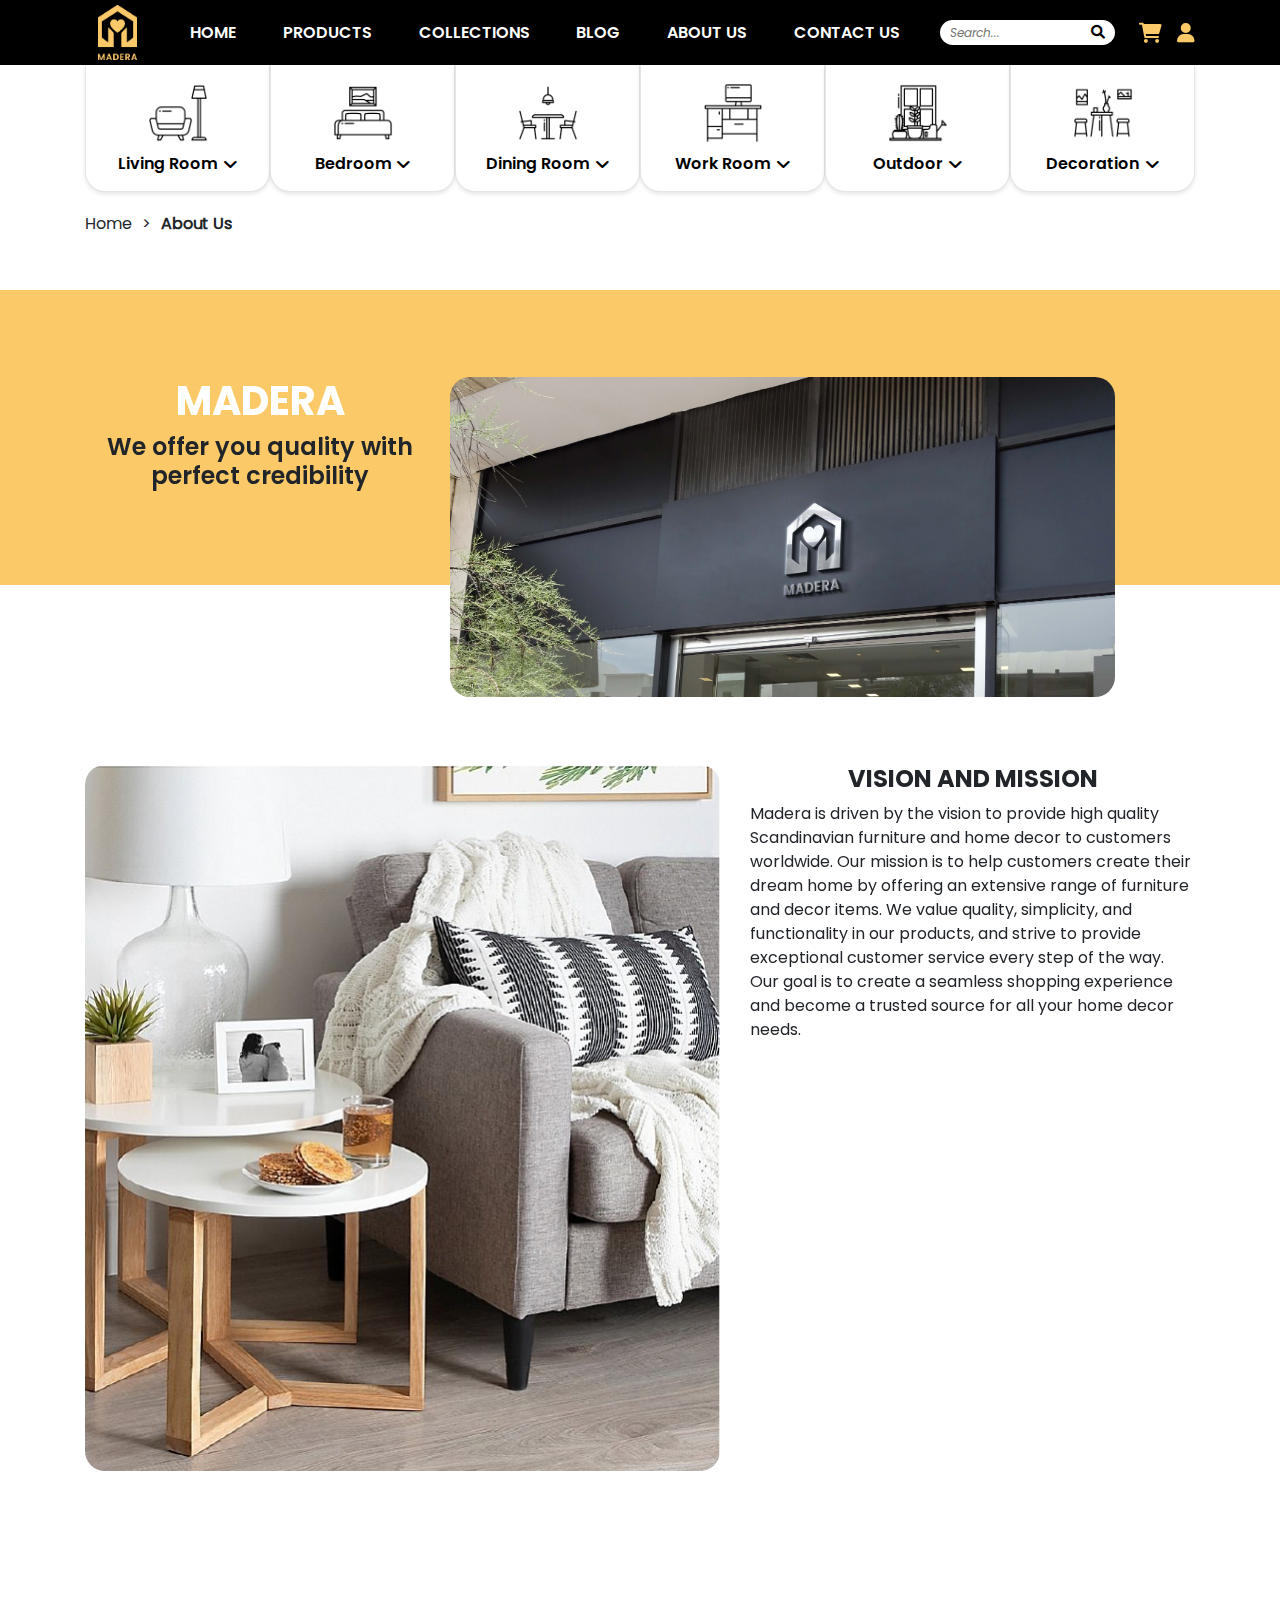
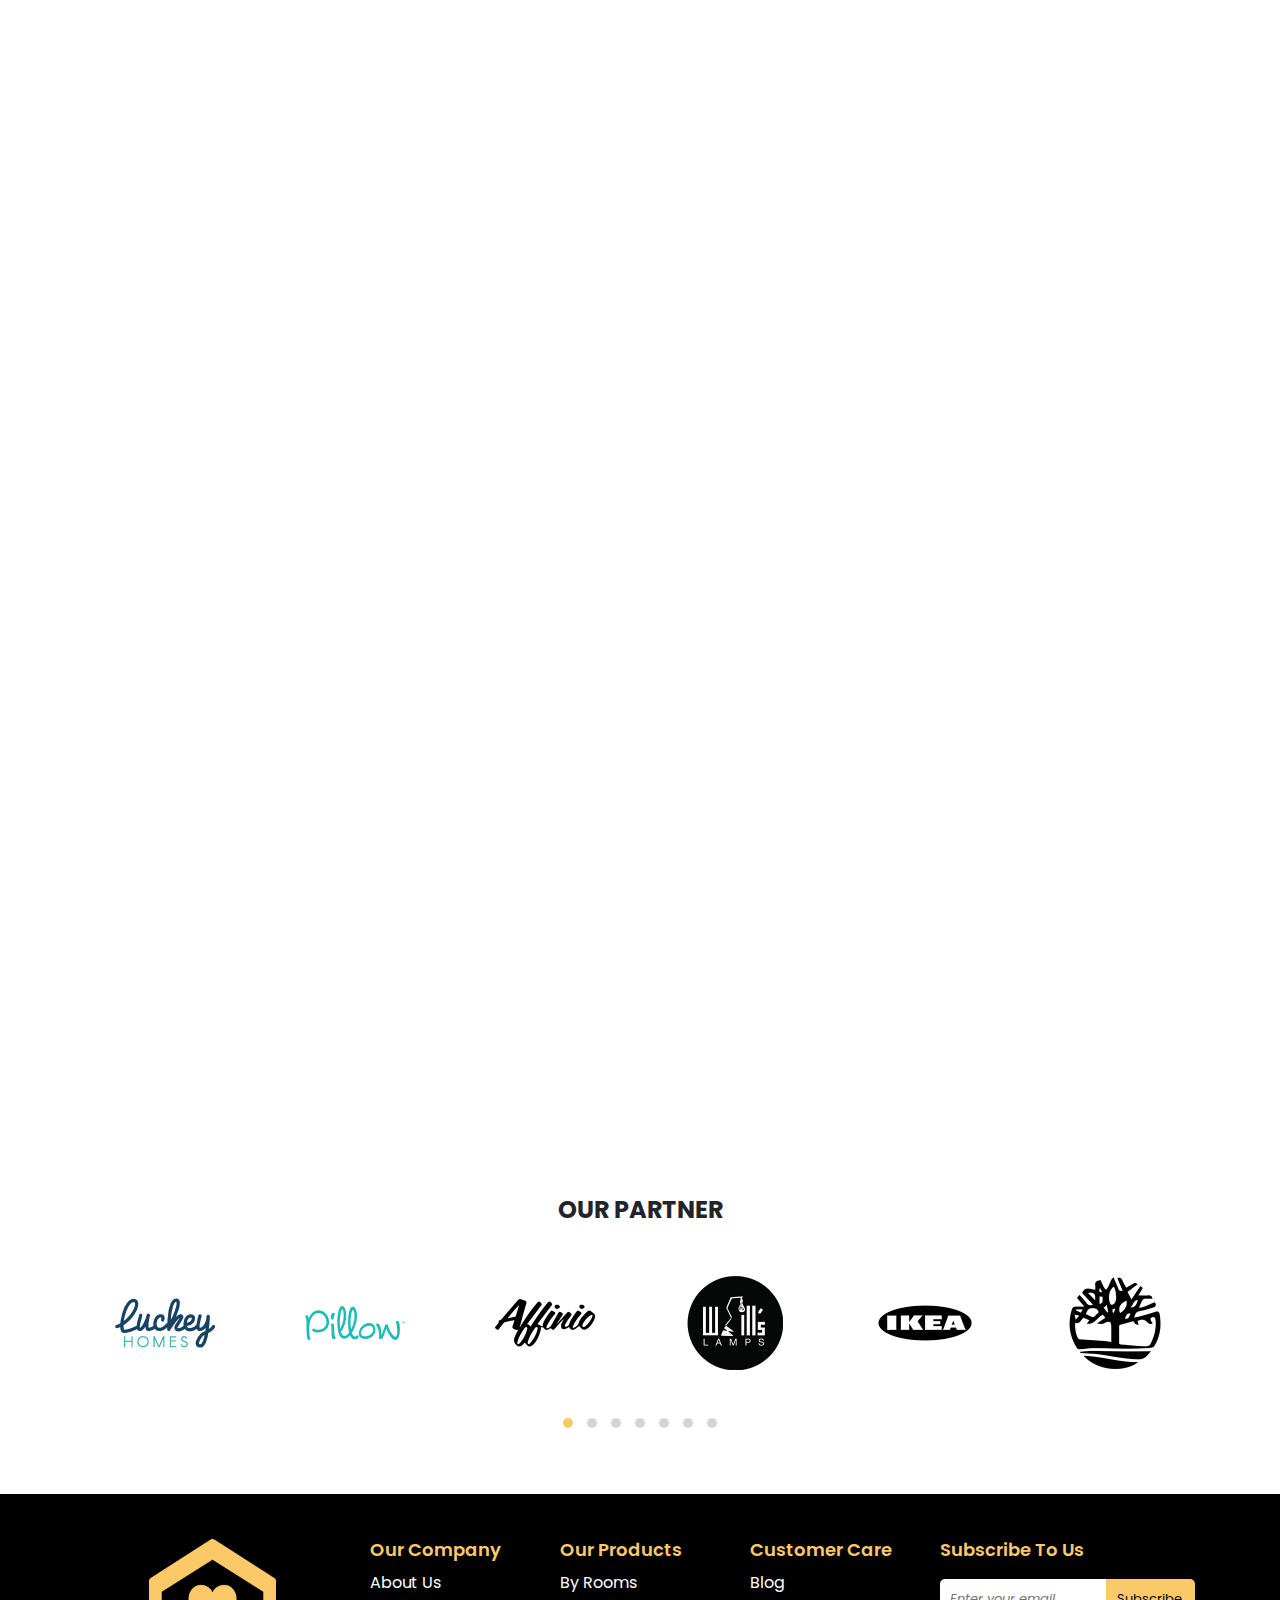
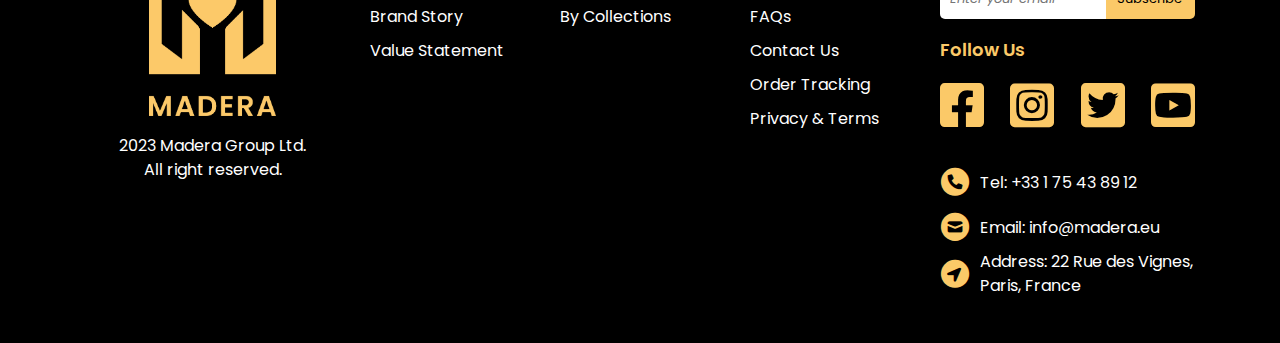
<file: aboutus.html>
<!DOCTYPE html>
<html lang="en">
  <head>
    <meta charset="utf-8" />
    <meta http-equiv="X-UA-Compatible" content="IE=edge" />
    <meta name="viewport" content="width=device-width, initial-scale=1" />
    <title>Madera About Us</title>
    <!-- Bootstrap -->
    <link href="css/bootstrap-4.4.1.css" rel="stylesheet" />
    <!-- CSS -->
    <link href="css/common.css" rel="stylesheet" />
    <link rel="stylesheet" href="css/aboutus.css" />

    <!-- AOS -->
    <link rel="stylesheet" href="aos-master/dist/aos.css" />

    <!-- Owl Carousel CSS -->
    <link rel="stylesheet" href="js/owlcarousel/assets/owl.carousel.min.css" />
    <link rel="stylesheet" href="js/owlcarousel/assets/owl.theme.default.min.css" />

    <!-- Fontawesome -->
    <link rel="stylesheet" href="css/css/all.min.css" />

    <!-- jQuery (necessary for Bootstrap's JavaScript plugins) -->
    <script src="js/jquery-3.4.1.min.js"></script>
    <script src="js/popper.min.js"></script>
    <script src="js/bootstrap-4.4.1.js"></script>

    <!-- Owl Carousel JS -->
    <script src="js/owlcarousel/owl.carousel.min.js"></script>

    <!-- JavaScript viet vao file nay -->
    <script src="js/script.js"></script>

    <!-- KHONG VIET JAVA O FILE HTML -->
  </head>
  <body>
    <div class="container-fluid" id="blackscreen"></div>
    <div class="container-fluid" id="blackscreen2"></div>
    <div class="container-fluid" id="blackscreen3"></div>

    <!-- MODAL SIGN IN -->
    <div
      class="modal fade"
      id="exampleModalCenter"
      tabindex="-1"
      role="dialog"
      aria-labelledby="exampleModalCenterTitle"
      aria-hidden="true">
      <div class="modal-dialog modal-dialog-centered" role="document">
        <div class="modal-content">
          <div class="modal-header">
            <h5 class="modal-title" id="exampleModalLongTitle">Sign in to your account</h5>
            <!-- <button type="button" class="close" data-dismiss="modal" aria-label="Close">
        <span aria-hidden="true">&times;</span>
      </button> -->
          </div>
          <div class="modal-body">
            <form action="" method="post">
              <div class="row">
                <div class="col-10 offset-1">
                  <div class="modalicons"><i class="fa-solid fa-user"></i></div>
                  <input type="text" name="user" value="" id="userid" placeholder="Username" />
                </div>
              </div>
              <div class="row">
                <div class="col-10 offset-1">
                  <div class="modalicons"><i class="fa-solid fa-lock"></i></div>
                  <input type="password" name="pass" value="" id="passid" placeholder="Password" />
                </div>
              </div>
              <div class="row">
                <div class="col-5 offset-1" id="rememberme">
                  <label class="customcheckbox">
                    <input type="checkbox" />
                    <span class="checkmark"></span>
                    <span class="checkbox-label">Remember Me</span>
                  </label>
                </div>
                <div class="col-5" id="forgotpassword">
                  <a href=""><p>Forgot password?</p></a>
                </div>
              </div>
            </form>
          </div>
          <div class="modal-footer">
            <button type="button" class="signinmodalbtn">Sign In</button>
            <button type="button" class="cancelmodalbtn" data-dismiss="modal">Cancel</button>
            <div class="row" style="margin-top: 20px; margin-bottom: 0">
              <p>Don't have an account? <a href="">Click here to register</a></p>
            </div>
          </div>
        </div>
      </div>
    </div>

    <!-- MODAL CART-->
    <div
      class="modal fade"
      id="cart-modal"
      tabindex="-1"
      role="dialog"
      aria-labelledby="exampleModalCenterTitle"
      aria-hidden="true">
      <div class="modal-dialog modal-dialog-centered" role="document">
        <div class="modal-content">
          <div class="modal-header">
            <h5 class="modal-title" id="exampleModalLongTitle">View Cart</h5>
            <!-- <button type="button" class="close" data-dismiss="modal" aria-label="Close">
        <span aria-hidden="true">&times;</span>
      </button> -->
          </div>
          <div class="modal-body">
            <div class="row mb-3 align-items-center cart-modal">
              <div class="col-2">
                <img src="Images/Home/product/armchair1.png" alt="" class="img-thumbnail" />
              </div>
              <div class="col-4 p-0">
                <h6>POANG CHAIR</h6>
              </div>
              <div class="col-6">
                <div class="row align-items-center justify-content-center">
                  <div class="col-5 p-0">
                    <select name="color" id="" class="custom-select">
                      <option value="">Grey</option>
                      <option value="">White</option>
                      <option value="">Black</option>
                    </select>
                  </div>
                  <div class="col-5">
                    <select name="quantity" id="" class="custom-select">
                      <option value="">1</option>
                      <option value="">2</option>
                      <option value="">3</option>
                      <option value="">4</option>
                    </select>
                  </div>
                  <div class="col-2 p-0">
                    <button><i class="fa-solid fa-trash-can"></i></button>
                  </div>
                </div>
              </div>
            </div>
            <div class="row mb-3 align-items-center cart-modal">
              <div class="col-2">
                <img src="Images/Home/product/armchair3.png" alt="" class="img-thumbnail" />
              </div>
              <div class="col-4 p-0">
                <h6>COLETTE</h6>
              </div>
              <div class="col-6">
                <div class="row align-items-center justify-content-center">
                  <div class="col-5 p-0">
                    <select name="color" id="" class="custom-select">
                      <option value="">Grey</option>
                      <option value="">White</option>
                      <option value="">Black</option>
                    </select>
                  </div>
                  <div class="col-5">
                    <select name="quantity" id="" class="custom-select">
                      <option value="">1</option>
                      <option value="">2</option>
                      <option value="">3</option>
                      <option value="">4</option>
                    </select>
                  </div>
                  <div class="col-2 p-0">
                    <button><i class="fa-solid fa-trash-can"></i></button>
                  </div>
                </div>
              </div>
            </div>
            <p id="empty-cart-text" style="display: none; text-align: center; font-family: italicfont">
              There is no items in the cart
            </p>
          </div>
          <div class="modal-footer pb-4">
            <button type="button" class="cancelmodalbtn" data-dismiss="modal">Cancel</button>
            <button type="button" class="checkoutmodalbtn">Checkout</button>
          </div>
        </div>
      </div>
    </div>

    <!-- HEADER -->
    <div class="container-fluid" id="bgheader">
      <div class="container">
        <div class="row">
          <!--				MOBILE ICONS-->
          <div class="col-md-3 col-sm-3 col-3 d-lg-none" id="mobileicons">
            <ul>
              <li>
                <a id="triggermobilenavi"><i class="fa-solid fa-bars"></i></a>
              </li>
              <li>
                <a id="triggermobilesearch"><i class="fa-solid fa-magnifying-glass"></i></a>
              </li>
            </ul>
          </div>
          <!--				LOGO-->
          <div class="col-xl-1 col-lg-1 col-md-6 col-sm-6 col-6" id="logoheader">
            <a href="index.html"><img src="Images/Logo/Logo doc.png" /></a>
          </div>
          <!--	  			Navi desktop-->
          <div class="col-xl-8 col-lg-8 d-none d-lg-block" id="navi">
            <ul>
              <li><a href="index.html">HOME</a></li>
              <li>
                <a href="product.html" id="trigger-bgdropdownmenu"
                  >PRODUCTS <i class="fa-solid fa-chevron-down" id="icon-trigger-bgdropdownmenu"></i
                ></a>
              </li>
              <li><a href="collection.html">COLLECTIONS</a></li>
              <li><a href="blog.html">BLOG</a></li>
              <li><a href="aboutus.html">ABOUT US</a></li>
              <li><a href="faqs.html">CONTACT US</a></li>
            </ul>
          </div>
          <!--	  			Search-->
          <div class="col-xl-2 col-lg-2 d-none d-lg-block" id="search">
            <form>
              <input type="text" placeholder="Search..." id="searchfill" />
              <button id="searchbtn">
                <i class="fa-solid fa-magnifying-glass"></i>
              </button>
            </form>
          </div>
          <!--				ICONS-->
          <div class="col-xl-1 col-lg-1 col-md-3 col-sm-3 col-3 icons">
            <ul>
              <li>
                <a data-toggle="modal" data-target="#cart-modal"><i class="fa-solid fa-cart-shopping"></i></a>
              </li>
              <li>
                <a data-toggle="modal" data-target="#exampleModalCenter"><i class="fa-solid fa-user"></i></a>
              </li>
            </ul>
          </div>
        </div>
      </div>
    </div>
    <!--	  MOBILE NAVI-->
    <div class="container-fluid" id="bgmobilenavi">
      <div class="row">
        <div class="col-12" id="mobilenavi">
          <ul>
            <li><a href="index.html">HOME</a></li>
            <li>
              <div class="container mobile-dropdown-btn">
                <a href="product.html">PRODUCTS</a>
                <button class="trigger-mobile-dropdown-lv1">
                  <i class="fa-solid fa-plus"></i>
                </button>
              </div>
            </li>
            <div class="mobile-dropdown-container">
              <div class="row justify-content-between">
                <a href="product.html"><i class="fa-solid fa-couch"></i>Living Room</a>
                <button class="trigger-mobile-dropdown-lv2">
                  <i class="fa-solid fa-plus"></i>
                </button>
                <div class="row mobile-dropdown-container-level2">
                  <a href="product.html">Sofa</a>
                  <a href="product.html">Table</a>
                  <a href="product2.html">Cabinet</a>
                  <a href="product.html">Lighting</a>
                </div>
              </div>
              <div class="row justify-content-between">
                <a href="product.html"><i class="fa-solid fa-bed-front"></i>Bedroom</a>
                <button class="trigger-mobile-dropdown-lv2">
                  <i class="fa-solid fa-plus"></i>
                </button>
                <div class="row mobile-dropdown-container-level2">
                  <a href="product.html">Bed</a>
                  <a href="product.html">Wardrobe</a>
                  <a href="product.html">Mattress</a>
                  <a href="product.html">Bedside</a>
                </div>
              </div>
              <div class="row justify-content-between">
                <a href="product.html"><i class="fa-solid fa-fork-knife"></i>Dining Room</a>
                <button class="trigger-mobile-dropdown-lv2">
                  <i class="fa-solid fa-plus"></i>
                </button>
                <div class="row mobile-dropdown-container-level2">
                  <a href="product.html">Dining Table</a>
                  <a href="product.html">Dining Chair</a>
                  <a href="product.html">Dining Set</a>
                  <a href="product.html">Kitchen Cabinet</a>
                </div>
              </div>
              <div class="row justify-content-between">
                <a href="product.html"><i class="fa-solid fa-books"></i>Work Room</a>
                <button class="trigger-mobile-dropdown-lv2">
                  <i class="fa-solid fa-plus"></i>
                </button>
                <div class="row mobile-dropdown-container-level2">
                  <a href="product.html">Desk</a>
                  <a href="product.html">Office Chair</a>
                  <a href="product.html">Bookshelves</a>
                  <a href="product.html">Storage</a>
                </div>
              </div>
              <div class="row justify-content-between">
                <a href="product.html"><i class="fa-solid fa-trees"></i>Outdoor</a>
                <button class="trigger-mobile-dropdown-lv2">
                  <i class="fa-solid fa-plus"></i>
                </button>
                <div class="row mobile-dropdown-container-level2">
                  <a href="product.html">Garden Table</a>
                  <a href="product.html">Garden Chair</a>
                  <a href="product.html">Canopies</a>
                  <a href="product.html">Barbeques</a>
                </div>
              </div>
              <div class="row justify-content-between">
                <a href="product.html"><i class="fa-solid fa-lights-holiday"></i>Decoration</a>
                <button class="trigger-mobile-dropdown-lv2">
                  <i class="fa-solid fa-plus"></i>
                </button>
                <div class="row mobile-dropdown-container-level2" style="border-bottom: none">
                  <a href="product.html">Print Art</a>
                  <a href="product.html">Rugs</a>
                  <a href="product.html">Curtain</a>
                  <a href="product.html">Decor Objects</a>
                </div>
              </div>
            </div>
            <li><a href="collection.html">COLLECTIONS</a></li>
            <li><a href="blog.html">BLOG</a></li>
            <li><a href="aboutus.html">ABOUT US</a></li>
            <li><a href="faqs.html">CONTACT US</a></li>
          </ul>
        </div>
      </div>
    </div>
    <!-- MOBILE SEARCH -->
    <div class="container-fluid d-lg-none" id="bgmobilesearch">
      <div class="container">
        <div class="row">
          <div class="col-sm-12 col-12" id="mobilesearch">
            <form>
              <input type="text" placeholder="Search..." id="mobilesearchfill" />
              <button id="mobilesearchbtn">
                <i class="fa-solid fa-magnifying-glass"></i>
              </button>
            </form>
          </div>
        </div>
      </div>
    </div>
    <!-- PRODUCT MENU -->
    <div class="container" id="bgdropdownmenu">
      <div class="row">
        <div class="col-xl-12 col-lg-12 d-none d-lg-block">
          <ul class="productmenu">
            <li class="menuproductbutton" data-dropdown="1">
              <a href="product.html" class="dropdownbutton" data-dropdown="1">
                <img src="Images/flaticon/couch.png" />
                <ul>
                  <li><h6>Living Room</h6></li>
                  <li><i class="fa-solid fa-chevron-down"></i></li>
                </ul>
              </a>
            </li>
            <li class="menuproductbutton" data-dropdown="2">
              <a href="product.html" class="dropdownbutton" data-dropdown="2">
                <img src="Images/flaticon/bed.png" />
                <ul>
                  <li><h6>Bedroom</h6></li>
                  <li><i class="fa-solid fa-chevron-down"></i></li>
                </ul>
              </a>
            </li>
            <li class="menuproductbutton" data-dropdown="3">
              <a href="product.html" class="dropdownbutton" data-dropdown="3">
                <img src="Images/flaticon/dinner-table.png" />
                <ul>
                  <li><h6>Dining Room</h6></li>
                  <li><i class="fa-solid fa-chevron-down"></i></li>
                </ul>
              </a>
            </li>
            <li class="menuproductbutton" data-dropdown="4">
              <a href="product.html" class="dropdownbutton" data-dropdown="4">
                <img src="Images/flaticon/work-table.png" />
                <ul>
                  <li><h6>Work Room</h6></li>
                  <li><i class="fa-solid fa-chevron-down"></i></li>
                </ul>
              </a>
            </li>
            <li class="menuproductbutton" data-dropdown="5">
              <a href="product.html" class="dropdownbutton" data-dropdown="5">
                <img src="Images/flaticon/outdoor.png" />
                <ul>
                  <li><h6>Outdoor</h6></li>
                  <li><i class="fa-solid fa-chevron-down"></i></li>
                </ul>
              </a>
            </li>
            <li class="menuproductbutton" data-dropdown="6">
              <a href="product.html" class="dropdownbutton" data-dropdown="6">
                <img src="Images/flaticon/decoration.png" />
                <ul>
                  <li><h6>Decoration</h6></li>
                  <li><i class="fa-solid fa-chevron-down"></i></li>
                </ul>
              </a>
            </li>
          </ul>
        </div>
      </div>
      <!-- DROPDOWN MENU -->
      <div class="row">
        <div class="container productmenudropdown">
          <div class="col-xl-2 col-lg-2 d-none d-lg-block productmenudropdownbox">
            <div class="dropdown-content" data-dropdown="1">
              <div class="col-3 dropdown-content-button left-dropdown-box tab">
                <a href="product.html"
                  ><button class="tablinks" onmouseover="openTab(event, 'Sofa')" data-dropdown="1">Sofa</button></a
                >
                <a href="product.html"><button class="tablinks" onmouseover="openTab(event, 'Table')">Table</button></a>
                <a href="product2.html"
                  ><button class="tablinks" onmouseover="openTab(event, 'Cabinet')">Cabinet</button></a
                >
                <a href="product.html"
                  ><button class="tablinks" onmouseover="openTab(event, 'Lighting')">Lighting</button></a
                >
              </div>
              <div class="col-9 dropdown-content-image right-dropdown-box">
                <div id="Sofa" class="tabcontent righttab" data-dropdown="1">
                  <h3>Sofa</h3>
                  <p>Cozy and stylish seating options</p>
                  <img src="Images/sofa.png" class="img-fluid" />
                </div>
                <div id="Table" class="tabcontent righttab">
                  <h3>Table</h3>
                  <p>Functional and decorative centerpieces</p>
                  <img src="Images/table.png" class="img-fluid" />
                </div>
                <div id="Cabinet" class="tabcontent righttab">
                  <h3>Cabinet</h3>
                  <p>Storage solutions with a modern twist</p>
                  <img src="Images/cabinet.png" alt="" class="img-fluid" />
                </div>
                <div id="Lighting" class="tabcontent righttab">
                  <h3>Lighting</h3>
                  <p>Ambiance-enhancing fixtures for any space</p>
                  <img src="Images/lighting.png" alt="" class="img-fluid" />
                </div>
              </div>
            </div>
          </div>
          <div class="col-xl-2 col-lg-2 d-none d-lg-block productmenudropdownbox">
            <div class="dropdown-content" data-dropdown="2">
              <div class="col-3 dropdown-content-button left-dropdown-box tab">
                <a href="product.html"
                  ><button class="tablinks" onmouseover="openTab(event, 'Bed')" data-dropdown="2">Bed</button></a
                >
                <a href="product.html"
                  ><button class="tablinks" onmouseover="openTab(event, 'Wardrobe')">Wardrobe</button></a
                >
                <a href="product.html"
                  ><button class="tablinks" onmouseover="openTab(event, 'Mattress')">Mattress</button></a
                >
                <a href="product.html"
                  ><button class="tablinks" onmouseover="openTab(event, 'Bedside')">Bedside</button></a
                >
              </div>
              <div class="col-9 dropdown-content-image right-dropdown-box">
                <div id="Bed" class="tabcontent righttab" data-dropdown="2">
                  <h3>Bed</h3>
                  <p>Sturdy and stylish designs</p>
                  <img src="Images/bed.png" class="img-fluid" />
                </div>
                <div id="Wardrobe" class="tabcontent righttab">
                  <h3>Wardrobe</h3>
                  <p>Spacious storage solutions for clothes</p>
                  <img src="Images/wardrobe.png" alt="" class="img-fluid" />
                </div>
                <div id="Mattress" class="tabcontent righttab">
                  <h3>Mattress</h3>
                  <p>Luxurious comfort for a dreamy slumber</p>
                  <img src="Images/mattress.png" alt="" class="img-fluid" />
                </div>
                <div id="Bedside" class="tabcontent righttab">
                  <h3>Bedside</h3>
                  <p>Convenient bedside storage for essentials</p>
                  <img src="Images/bedside.png" alt="" class="img-fluid" />
                </div>
              </div>
            </div>
          </div>
          <div class="col-xl-2 col-lg-2 d-none d-lg-block productmenudropdownbox">
            <div class="dropdown-content" data-dropdown="3">
              <div class="col-3 dropdown-content-button left-dropdown-box tab">
                <a href="product.html"
                  ><button class="tablinks" onmouseover="openTab(event, 'dining-table')" data-dropdown="3">
                    Dining Table
                  </button></a
                >
                <a href="product.html"
                  ><button class="tablinks" onmouseover="openTab(event, 'dining-chair')">Dining Chair</button></a
                >
                <a href="product.html"
                  ><button class="tablinks" onmouseover="openTab(event, 'dining-set')">Dining Set</button></a
                >
                <a href="product.html"
                  ><button class="tablinks" onmouseover="openTab(event, 'kitchen-cabinet')">Kitchen Cabinet</button></a
                >
              </div>
              <div class="col-9 dropdown-content-image right-dropdown-box">
                <div id="dining-table" class="tabcontent righttab" data-dropdown="3">
                  <h3>Dining Table</h3>
                  <p>Gather around a beautiful table</p>
                  <img src="Images/diningtable.png" class="img-fluid" />
                </div>
                <div id="dining-chair" class="tabcontent righttab">
                  <h3>Dining Chair</h3>
                  <p>Sit in style and comfort</p>
                  <img src="Images/diningchair.png" alt="" class="img-fluid" />
                </div>
                <div id="dining-set" class="tabcontent righttab">
                  <h3>Dining Set</h3>
                  <p>Complete your dining room with ease</p>
                  <img src="Images/diningset.png" alt="" class="img-fluid" />
                </div>
                <div id="kitchen-cabinet" class="tabcontent righttab">
                  <h3>Kitchen Cabinet</h3>
                  <p>Organize and beautify your kitchen space</p>
                  <img src="Images/kitchencabinet.png" alt="" class="img-fluid" />
                </div>
              </div>
            </div>
          </div>
          <div class="col-xl-2 col-lg-2 d-none d-lg-block productmenudropdownbox">
            <div class="dropdown-content dropdown-content-reverse" data-dropdown="4">
              <div class="col-9 dropdown-content-image left-dropdown-box">
                <div id="desk" class="tabcontent lefttab" data-dropdown="4">
                  <h3>Desk</h3>
                  <p>For a productive workspace</p>
                  <img src="Images/workdesk.png" class="img-fluid" />
                </div>
                <div id="office-chair" class="tabcontent lefttab">
                  <h3>Office Chair</h3>
                  <p>Comfortable and stylish seating</p>
                  <img src="Images/workchair.png" alt="" class="img-fluid" />
                </div>
                <div id="book-shelves" class="tabcontent lefttab">
                  <h3>Book Shelves</h3>
                  <p>Organize your workspace</p>
                  <img src="Images/bookshelves.png" alt="" class="img-fluid" />
                </div>
                <div id="storage" class="tabcontent lefttab">
                  <h3>Storage</h3>
                  <p>Keep your important documents safe</p>
                  <img src="Images/workstorage.png" alt="" class="img-fluid" />
                </div>
              </div>
              <div class="col-3 dropdown-content-button right-dropdown-box tab">
                <a href="product.html"
                  ><button class="tablinks" onmouseover="openTab(event, 'desk')" data-dropdown="4">Desk</button></a
                >
                <a href="product.html"
                  ><button class="tablinks" onmouseover="openTab(event, 'office-chair')">Office Chair</button></a
                >
                <a href="product.html"
                  ><button class="tablinks" onmouseover="openTab(event, 'book-shelves')">Book Shelves</button></a
                >
                <a href="product.html"
                  ><button class="tablinks" onmouseover="openTab(event, 'storage')">Storage</button></a
                >
              </div>
            </div>
          </div>
          <div class="col-xl-2 col-lg-2 d-none d-lg-block productmenudropdownbox">
            <div class="dropdown-content dropdown-content-reverse" data-dropdown="5">
              <div class="col-9 dropdown-content-image left-dropdown-box">
                <div id="garden-table" class="tabcontent lefttab" data-dropdown="5">
                  <h3>Garden Table</h3>
                  <p>Dine with our stylish garden tables.</p>
                  <img src="Images/gardentable.png" class="img-fluid" />
                </div>
                <div id="garden-chair" class="tabcontent lefttab">
                  <h3>Garden Chair</h3>
                  <p>Relax and unwind</p>
                  <img src="Images/gardenchair.png" alt="" class="img-fluid" />
                </div>
                <div id="canopies" class="tabcontent lefttab">
                  <h3>Canopies</h3>
                  <p>Stay cool and shaded</p>
                  <img src="Images/gardenumbrella.png" alt="" class="img-fluid" />
                </div>
                <div id="barbecues" class="tabcontent lefttab">
                  <h3>Barbecues</h3>
                  <p>Host the perfect outdoor cookout</p>
                  <img src="Images/gardenbarbeque.png" alt="" class="img-fluid" />
                </div>
              </div>
              <div class="col-3 dropdown-content-button right-dropdown-box tab">
                <a href="product.html"
                  ><button class="tablinks" onmouseover="openTab(event, 'garden-table')" data-dropdown="5">
                    Garden Table
                  </button></a
                >
                <a href="product.html"
                  ><button class="tablinks" onmouseover="openTab(event, 'garden-chair')">Garden Chair</button></a
                >
                <a href="product.html"
                  ><button class="tablinks" onmouseover="openTab(event, 'canopies')">Canopies</button></a
                >
                <a href="product.html"
                  ><button class="tablinks" onmouseover="openTab(event, 'barbecues')">Barbecues</button></a
                >
              </div>
            </div>
          </div>
          <div class="col-xl-2 col-lg-2 d-none d-lg-block productmenudropdownbox">
            <div class="dropdown-content dropdown-content-reverse" data-dropdown="6">
              <div class="col-9 dropdown-content-image left-dropdown-box">
                <div id="print-art" class="tabcontent lefttab" data-dropdown="6">
                  <h3>Print Art</h3>
                  <p>Inspiring wall decor</p>
                  <img src="Images/printing.png" class="img-fluid" />
                </div>
                <div id="rugs" class="tabcontent lefttab">
                  <h3>Rugs</h3>
                  <p>Soften your living environment</p>
                  <img src="Images/rugs.png" alt="" class="img-fluid" />
                </div>
                <div id="curtain" class="tabcontent lefttab">
                  <h3>Curtain</h3>
                  <p>Add privacy and style</p>
                  <img src="Images/curtain.png" alt="" class="img-fluid" />
                </div>
                <div id="deco-objects" class="tabcontent lefttab">
                  <h3>Objects</h3>
                  <p>The final touch</p>
                  <img src="Images/decoobjects.png" alt="" class="img-fluid" />
                </div>
              </div>
              <div class="col-3 dropdown-content-button right-dropdown-box tab">
                <a href="product.html"
                  ><button class="tablinks" onmouseover="openTab(event, 'print-art')" data-dropdown="6">
                    Print Art
                  </button></a
                >
                <a href="product.html"><button class="tablinks" onmouseover="openTab(event, 'rugs')">Rugs</button></a>
                <a href="product.html"
                  ><button class="tablinks" onmouseover="openTab(event, 'curtain')">Curtain</button></a
                >
                <a href="product.html"
                  ><button class="tablinks" onmouseover="openTab(event, 'deco-objects')">Decor Objects</button></a
                >
              </div>
            </div>
          </div>
        </div>
      </div>
    </div>

    <!-- ABOUT US BODY START HERE -->
    <!-- breadcrum -->
    <div class="container mainsection breadcrum">
      <ul>
        <li><a href="index.html">Home</a></li>
        <li>></li>
        <li><b>About Us</b></li>
      </ul>
    </div>
    <!-- BANNER/CONTENT1 -->
    <div class="container-fluid mainsection aboutus-banner">
      <div class="container">
        <div class="row">
          <div
            class="col-xl-4 col-lg-4 col-md-7 col-sm-9 col-12 text-center"
            data-aos="fade-right"
            data-aos-duration="1500">
            <h1>MADERA</h1>
            <h4>We offer you quality with perfect credibility</h4>
          </div>
          <div class="col-xl-7 col-lg-8" data-aos="fade-left" data-aos-duration="1500">
            <img src="Images/aboutus/aboutus_content1.jpg" alt="" class="img-fluid" />
          </div>
        </div>
      </div>
    </div>

    <!-- CONTENT2 -->
    <div class="container mainsection aboutus-section2">
      <div class="row">
        <div class="col-xl-7 col-lg-6 order-lg-0 col-9 order-1" data-aos="fade-right" data-aos-duration="1500">
          <img src="Images/aboutus/content2-a.png" alt="" class="img-fluid" />
        </div>
        <div class="col-xl-5 col-lg-6 order-lg-1 col-12 order-0" data-aos="fade-up" data-aos-duration="2000">
          <h3 class="text-center">VISION AND MISSION</h3>
          <p>
            Madera is driven by the vision to provide high quality Scandinavian furniture and home decor to customers
            worldwide. Our mission is to help customers create their dream home by offering an extensive range of
            furniture and decor items. We value quality, simplicity, and functionality in our products, and strive to
            provide exceptional customer service every step of the way. Our goal is to create a seamless shopping
            experience and become a trusted source for all your home decor needs.
          </p>
        </div>
        <div
          class="col-lg-5 col-md-6 col-sm-8 col-8 order-2 aboutus-section2-float-img"
          data-aos="fade-left"
          data-aos-duration="3000">
          <img src="Images/aboutus/content2-b.png" alt="" class="img-fluid" />
        </div>
      </div>
    </div>

    <!-- CONTENT3 -->
    <div class="container mainsection aboutus-section3">
      <div class="row">
        <div class="col-xl-6 col-lg-6 col-12" data-aos="fade-up" data-aos-duration="1500">
          <h3>VALUE MADERA WANTS TO BRING</h3>
          <p>
            At our company, we pride ourselves on providing products made from natural and eco-friendly materials. We
            believe in sustainability and take great care in sourcing materials that are both ethically and
            environmentally responsible. When you purchase from us, you can rest assured that you are not only investing
            in a high-quality product, but also in a more sustainable future for our planet.
          </p>
        </div>
        <div class="col-xl-5 col-lg-5 col-10 aboutus-section3-img" data-aos="fade-left" data-aos-duration="1500">
          <img src="Images/aboutus/content3.png" alt="" class="img-fluid" />
        </div>
        <div
          class="col-xl-5 col-lg-5 col-10 aboutus-section3-blackbg"
          data-aos="fade-left"
          data-aos-duration="2500"></div>
      </div>
    </div>

    <!-- CONTENT4 -->
    <div class="container mainsection aboutus-section4" data-aos="fade-up" data-aos-duration="1500">
      <div class="pagename">
        <h3>THE BENEFITS WHEN YOU CHOOSE MADERA</h3>
      </div>
      <div class="row">
        <div class="col-lg-4 col-12 img-overlaybox" data-aos="fade-up" data-aos-duration="2000">
          <img src="Images/aboutus/content4-a.jpg" alt="" class="img-fluid" />
          <div class="img-overlay">
            <h5>Expert care for your purchase, handled by professionals.</h5>
            <p>
              Our dedicated team of professionals ensures that your purchase is handled with utmost care and attention
              to detail.
            </p>
          </div>
        </div>
        <div class="col-lg-4 col-12 img-overlaybox" data-aos="fade-up" data-aos-duration="2500">
          <img src="Images/aboutus/content4-b.jpg" alt="" class="img-fluid" />
          <div class="img-overlay">
            <h5>Stay on trend with expert advice and design recommendations.</h5>
            <p>
              Stay up-to-date with the latest interior design trends and receive expert advice on optimizing your space.
            </p>
          </div>
        </div>
        <div class="col-lg-4 col-12 img-overlaybox" data-aos="fade-up" data-aos-duration="3000">
          <img src="Images/aboutus/content4-c.png" alt="" class="img-fluid" />
          <div class="img-overlay">
            <h5>Unlock discounts when purchasing multiple products</h5>
            <p>Enjoy exclusive discounts and special offers when you purchase multiple products together</p>
          </div>
        </div>
      </div>
      <div class="row aboutus-section5">
        <div class="col-lg-6 col-12" data-aos="fade-right" data-aos-duration="2500">
          <div class="row align-items-center">
            <div class="col-lg-2 col-md-1 col-2 mb-2 p-2 p-sm-3 p-xl-4 p-md-2 p-lg-3">
              <img src="Images/aboutus/planet-earth.png" alt="" class="img-fluid" />
            </div>
            <div class="col-lg-10 col-md-11 col-10">
              <p>Offers you quality furniture that is stylish but also environmentally friendly.</p>
            </div>
            <div class="col-lg-2 col-md-1 col-2 mb-2 p-2 p-sm-3 p-xl-4 p-md-2 p-lg-3">
              <img src="Images/aboutus/delivery-time.png" alt="" class="img-fluid" />
            </div>
            <div class="col-lg-10 col-md-11 col-10">
              <p>Fast and reliable shipping</p>
            </div>
            <div class="col-lg-2 col-md-1 col-2 mb-2 p-2 p-sm-3 p-xl-4 p-md-2 p-lg-3">
              <img src="Images/aboutus/search.png" alt="" class="img-fluid" />
            </div>
            <div class="col-lg-10 col-md-11 col-10">
              <p>
                We also prioritize craftsmanship, ensuring that each piece is executed with the care and attention to
                detail.
              </p>
            </div>
          </div>
        </div>
        <div class="col-lg-6 col-12 aboutus-section5-img" data-aos="fade-left" data-aos-duration="2500">
          <img src="Images/aboutus/content5.jpeg" alt="" class="img-fluid" />
        </div>
      </div>
    </div>

    <div class="container mainsection aboutus-section6">
      <div class="row">
        <div class="container pagename mb-0">
          <h3>OUR PARTNER</h3>
        </div>
      </div>
      <div class="row">
        <div class="row owl-carousel owl-theme partnercarousel">
          <div class="col-12"><img src="Images/Home/partner1.png" alt="" class="img-fluid" /></div>
          <div class="col-12"><img src="Images/Home/partner2.png" alt="" class="img-fluid" /></div>
          <div class="col-12"><img src="Images/Home/partner3.png" alt="" class="img-fluid" /></div>
          <div class="col-12"><img src="Images/Home/partner4.png" alt="" class="img-fluid" /></div>
          <div class="col-12"><img src="Images/Home/partner5.png" alt="" class="img-fluid" /></div>
          <div class="col-12"><img src="Images/Home/partner6.png" alt="" class="img-fluid" /></div>
          <div class="col-12"><img src="Images/Home/partner7.png" alt="" class="img-fluid" /></div>
        </div>
      </div>
    </div>

    <!--	  FOOTER-->
    <!--	  	Footer Content-->
    <div class="container-fluid" id="bgfooter">
      <div class="container" id="bgfootercontent">
        <div class="row">
          <!--	  		Footer Logo-->
          <div class="col-xl-3 col-lg-3 d-none d-lg-block" id="footerlogo">
            <a href="index.html"><img src="Images/Logo/Logo doc.png" class="img-fluid" /></a>
            <p>2023 Madera Group Ltd.<br />All right reserved.</p>
          </div>
          <!--	  		Footer link-->
          <!--				 MOBILE-->
          <!--				  Our company-->
          <div class="col-sm-12 col-12 d-md-none mobilefootercontent triggermobilefooterlink">
            <ul>
              <li>
                <a><h6>Our Company</h6></a>
              </li>
              <li>
                <a><i class="fa-solid fa-chevron-down"></i></a>
              </li>
            </ul>
          </div>
          <div class="col-12 col-12 d-md-none mobilefooterlink">
            <ul>
              <li><a href="aboutus.html">About Us</a></li>
              <li><a href="">Brand Story</a></li>
              <li><a href="">Value Statement</a></li>
            </ul>
          </div>
          <!--				  Our Service-->
          <div class="col-sm-12 col-12 d-md-none mobilefootercontent triggermobilefooterlink">
            <ul>
              <li>
                <a><h6>Our Products</h6></a>
              </li>
              <li>
                <a><i class="fa-solid fa-chevron-down"></i></a>
              </li>
            </ul>
          </div>
          <div class="col-12 col-12 d-md-none mobilefooterlink">
            <ul>
              <li><a href="product.html">By Rooms</a></li>
              <li><a href="collection.html">By Collections</a></li>
            </ul>
          </div>
          <!--				  Customer Care-->
          <div class="col-sm-12 col-12 d-md-none mobilefootercontent triggermobilefooterlink">
            <ul>
              <li>
                <a><h6>Customer Care</h6> </a>
              </li>
              <li>
                <a><i class="fa-solid fa-chevron-down"></i></a>
              </li>
            </ul>
          </div>
          <div class="col-12 col-12 d-md-none mobilefooterlink">
            <ul>
              <li><a href="blog.html">Blog</a></li>
              <li><a href="faqs.html">FAQs</a></li>
              <li><a href="">Contact Us</a></li>
              <li><a href="">Order Tracking</a></li>
              <li><a href="">Privacy & Terms</a></li>
            </ul>
          </div>
          <!--				  DESKTOP-->
          <div class="col-xl-2 col-lg-2 col-md-4 d-none d-md-block footercontent">
            <h6>Our Company</h6>
            <ul>
              <li><a href="aboutus.html">About Us</a></li>
              <li><a href="">Brand Story</a></li>
              <li><a href="">Value Statement</a></li>
            </ul>
          </div>
          <div class="col-xl-2 col-lg-2 col-md-4 d-none d-md-block footercontent">
            <h6>Our Products</h6>
            <ul>
              <li><a href="product.html">By Rooms</a></li>
              <li><a href="collection.html">By Collections</a></li>
            </ul>
          </div>
          <div class="col-xl-2 col-lg-2 col-md-4 d-none d-md-block footercontent">
            <h6>Customer Care</h6>
            <ul>
              <li><a href="blog.html">Blog</a></li>
              <li><a href="faqs.html">FAQs</a></li>
              <li><a href="">Contact Us</a></li>
              <li><a href="">Order Tracking</a></li>
              <li><a href="">Privacy & Terms</a></li>
            </ul>
          </div>
          <!--	  		Subscribe and Social Media-->
          <div class="col-xl-3 col-lg-3 col-md-12 col-sm-12 col-12 footercontent footercontentbutton">
            <div class="row">
              <div class="col-xl-12 col-lg-12 col-md-4 offset-md-0 col-sm-8 offset-sm-2 col-10 offset-1">
                <h6>Subscribe To Us</h6>
                <form>
                  <input type="text" placeholder="Enter your email" id="subscribefill" />
                  <button id="subscribebtn">Subscribe</button>
                </form>
              </div>
              <div class="col-xl-12 col-lg-12 col-md-4 offset-md-0 col-sm-8 offset-sm-2 col-10 offset-1">
                <h6>Follow Us</h6>
                <div class="col-xl-12" id="socialmediaicon">
                  <ul>
                    <li>
                      <a href=""><i class="fa-brands fa-facebook-square"></i></a>
                    </li>
                    <li>
                      <a href=""><i class="fa-brands fa-instagram-square"></i></a>
                    </li>
                    <li>
                      <a href=""><i class="fa-brands fa-twitter-square"></i></a>
                    </li>
                    <li>
                      <a href=""><i class="fa-brands fa-youtube-square"></i></a>
                    </li>
                  </ul>
                </div>
              </div>
              <div class="col-xl-12 col-12 d-none d-lg-block companyinfofooter">
                <ul>
                  <li><i class="fa-solid fa-circle-phone"></i></li>
                  <li><p>Tel: +33 1 75 43 89 12</p></li>
                </ul>
                <ul>
                  <li><i class="fa-solid fa-circle-envelope"></i></li>
                  <li><p>Email: info@madera.eu</p></li>
                </ul>
                <ul>
                  <li><i class="fa-solid fa-circle-location-arrow"></i></li>
                  <li><p>Address: 22 Rue des Vignes, Paris, France</p></li>
                </ul>
              </div>
              <div class="d-lg-none col-md-4 offset-md-0 col-sm-12 offset-sm-0 col-12 offset-0 mobilecopyright">
                <p>2023 Madera Group Ltd.<br />All right reserved.</p>
              </div>
            </div>
          </div>
        </div>
      </div>
    </div>
    <script src="aos-master/dist/aos.js"></script>
    <script>
      AOS.init();
    </script>
  </body>
</html>
</file>
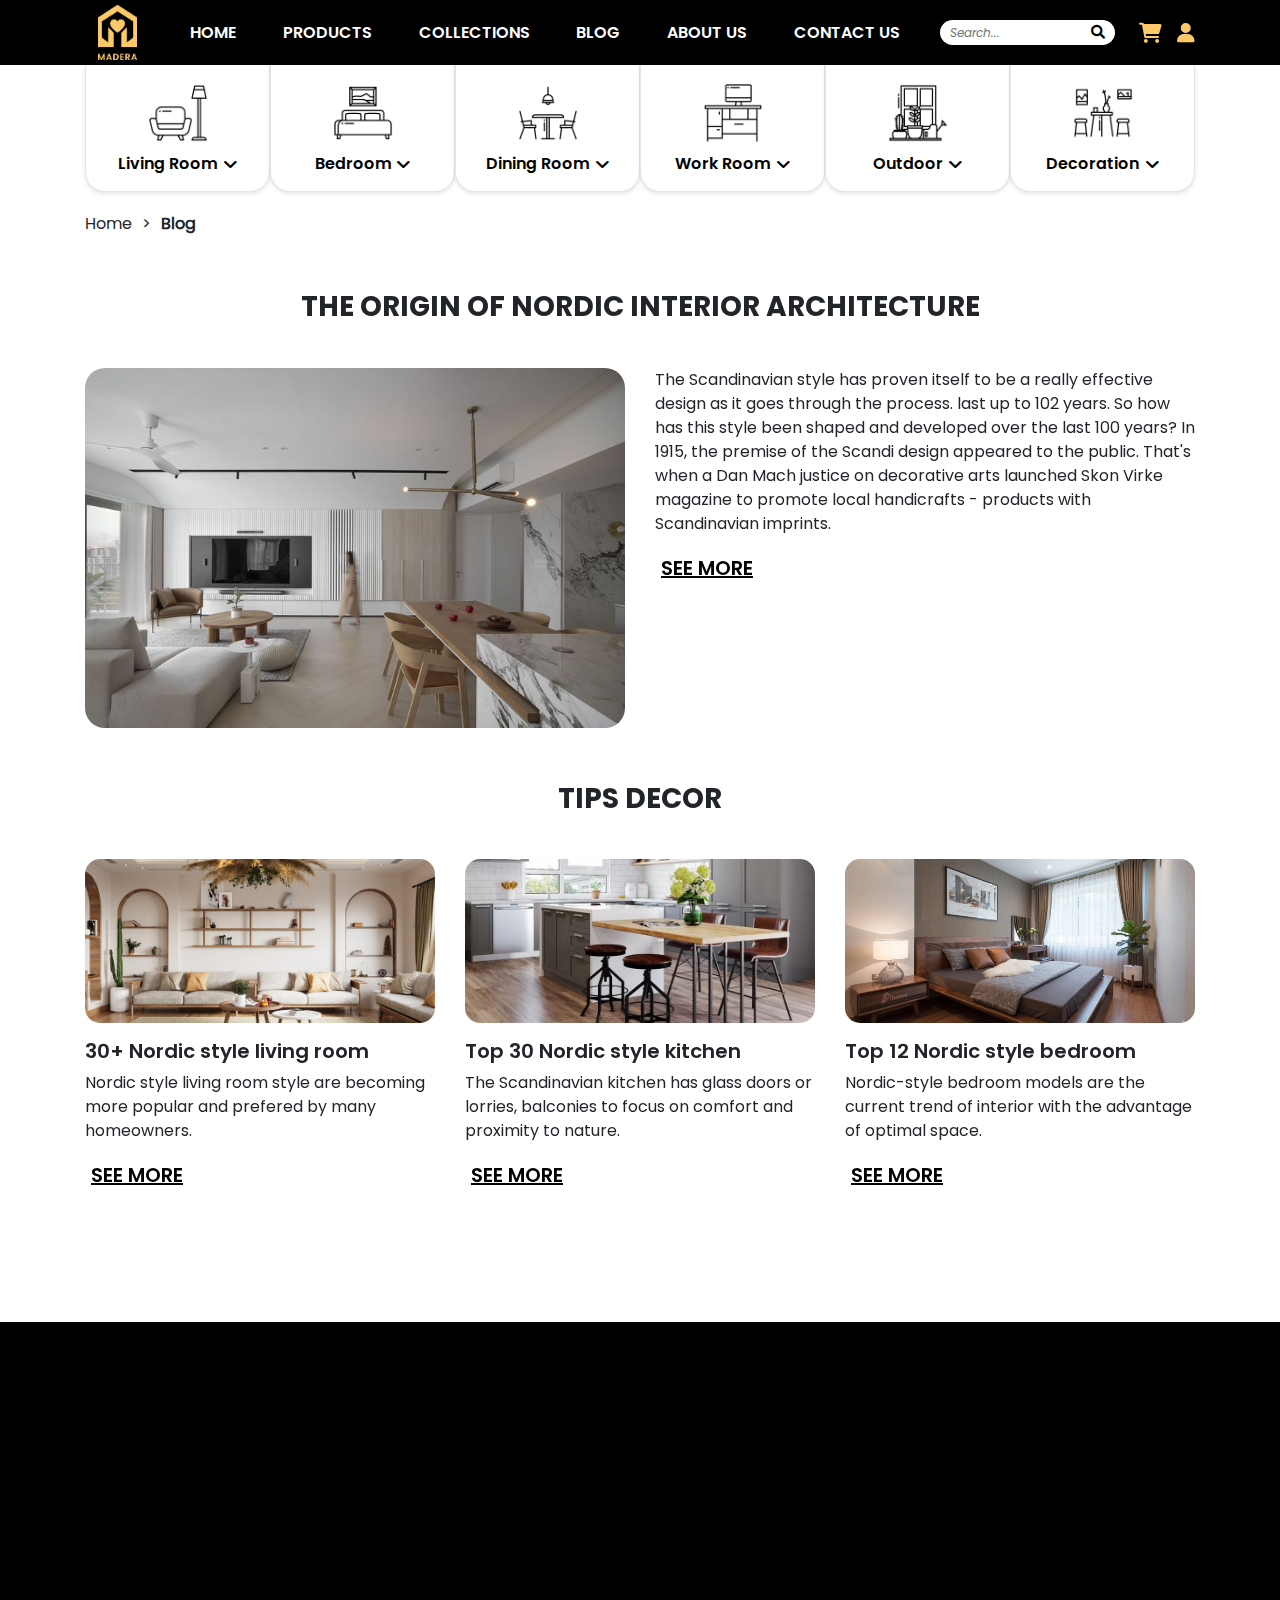
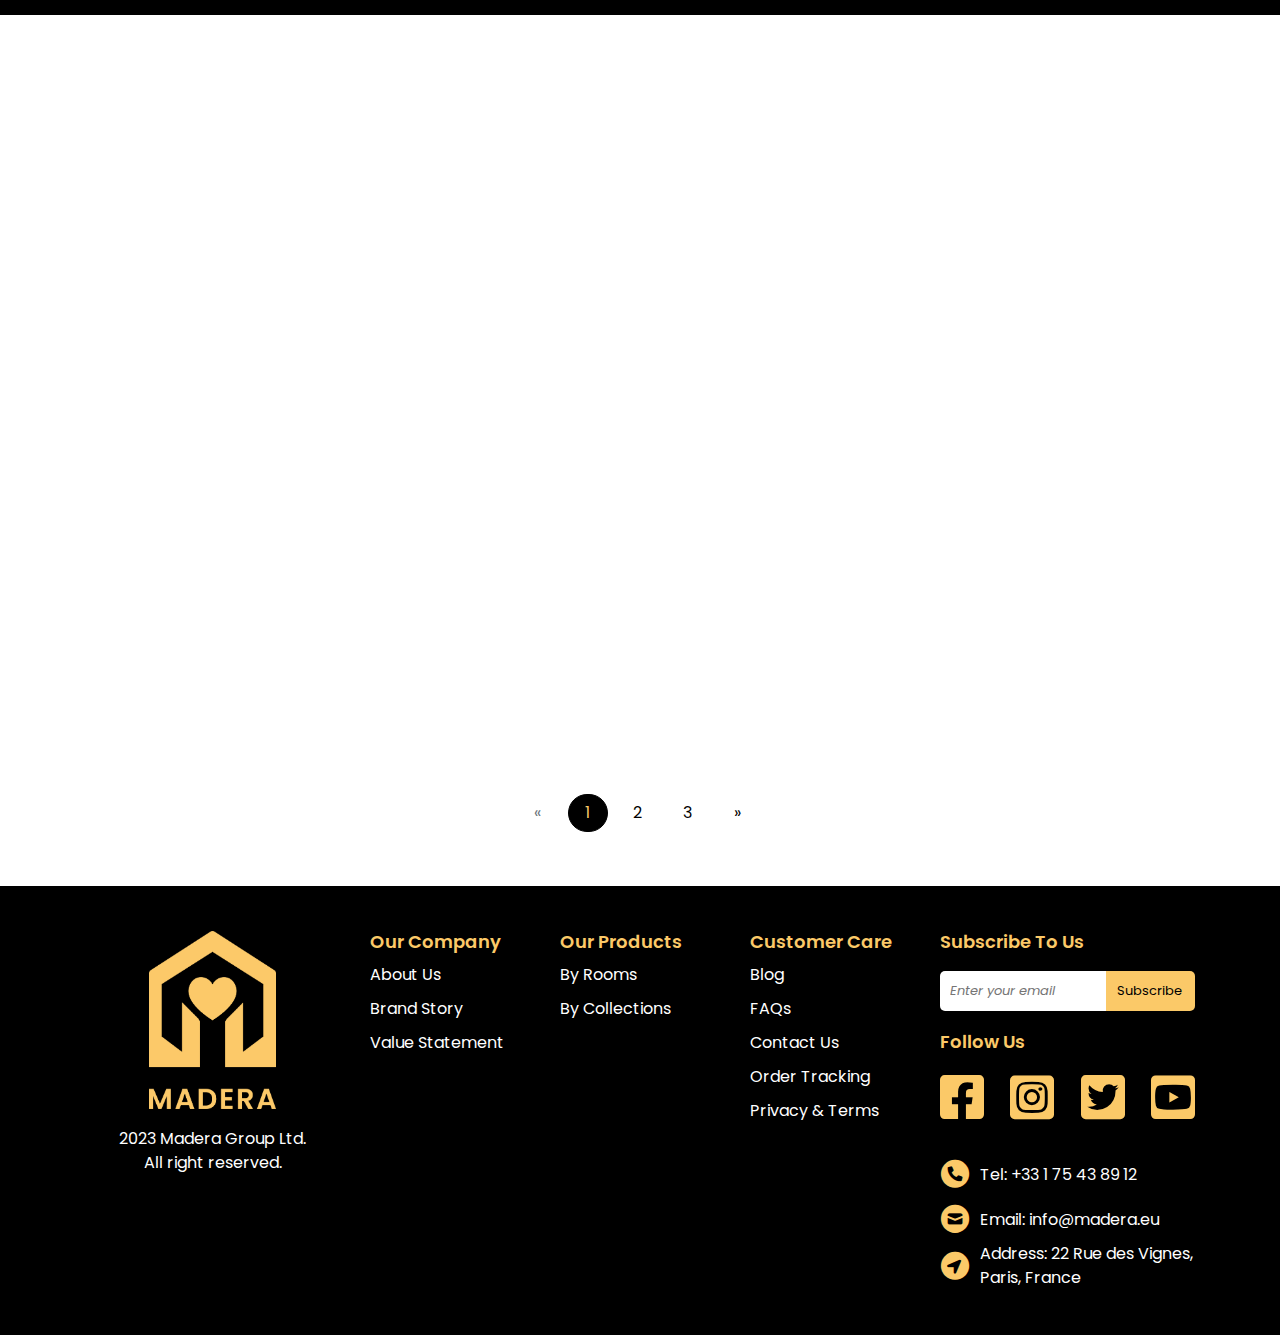
<file: blog.html>
<!DOCTYPE html>
<html lang="en">
  <head>
    <meta charset="utf-8" />
    <meta http-equiv="X-UA-Compatible" content="IE=edge" />
    <meta name="viewport" content="width=device-width, initial-scale=1" />
    <title>Madera Blog</title>
    <!-- Bootstrap -->
    <link href="css/bootstrap-4.4.1.css" rel="stylesheet" />
    <!-- CSS -->
    <link href="css/common.css" rel="stylesheet" />
    <link rel="stylesheet" href="css/blog.css" />

    <!-- AOS -->
    <link rel="stylesheet" href="aos-master/dist/aos.css" />
    <!-- Owl Carousel CSS -->
    <link rel="stylesheet" href="js/owlcarousel/assets/owl.carousel.min.css" />
    <link rel="stylesheet" href="js/owlcarousel/assets/owl.theme.default.min.css" />

    <!-- Fontawesome -->
    <link rel="stylesheet" href="css/css/all.min.css" />

    <!-- jQuery (necessary for Bootstrap's JavaScript plugins) -->
    <script src="js/jquery-3.4.1.min.js"></script>
    <script src="js/popper.min.js"></script>
    <script src="js/bootstrap-4.4.1.js"></script>

    <!-- Owl Carousel JS -->
    <script src="js/owlcarousel/owl.carousel.min.js"></script>

    <!-- JavaScript viet vao file nay -->
    <script src="js/script.js"></script>

    <!-- KHONG VIET JAVA O FILE HTML -->
  </head>
  <body>
    <div class="container-fluid" id="blackscreen"></div>
    <div class="container-fluid" id="blackscreen2"></div>
    <div class="container-fluid" id="blackscreen3"></div>

    <!-- MODAL SIGN IN -->
    <div
      class="modal fade"
      id="exampleModalCenter"
      tabindex="-1"
      role="dialog"
      aria-labelledby="exampleModalCenterTitle"
      aria-hidden="true">
      <div class="modal-dialog modal-dialog-centered" role="document">
        <div class="modal-content">
          <div class="modal-header">
            <h5 class="modal-title" id="exampleModalLongTitle">Sign in to your account</h5>
            <!-- <button type="button" class="close" data-dismiss="modal" aria-label="Close">
        <span aria-hidden="true">&times;</span>
      </button> -->
          </div>
          <div class="modal-body">
            <form action="" method="post">
              <div class="row">
                <div class="col-10 offset-1">
                  <div class="modalicons"><i class="fa-solid fa-user"></i></div>
                  <input type="text" name="user" value="" id="userid" placeholder="Username" />
                </div>
              </div>
              <div class="row">
                <div class="col-10 offset-1">
                  <div class="modalicons"><i class="fa-solid fa-lock"></i></div>
                  <input type="password" name="pass" value="" id="passid" placeholder="Password" />
                </div>
              </div>
              <div class="row">
                <div class="col-5 offset-1" id="rememberme">
                  <label class="customcheckbox">
                    <input type="checkbox" />
                    <span class="checkmark"></span>
                    <span class="checkbox-label">Remember Me</span>
                  </label>
                </div>
                <div class="col-5" id="forgotpassword">
                  <a href=""><p>Forgot password?</p></a>
                </div>
              </div>
            </form>
          </div>
          <div class="modal-footer">
            <button type="button" class="signinmodalbtn">Sign In</button>
            <button type="button" class="cancelmodalbtn" data-dismiss="modal">Cancel</button>
            <div class="row" style="margin-top: 20px; margin-bottom: 0">
              <p>Don't have an account? <a href="">Click here to register</a></p>
            </div>
          </div>
        </div>
      </div>
    </div>

    <!-- MODAL CART-->
    <div
      class="modal fade"
      id="cart-modal"
      tabindex="-1"
      role="dialog"
      aria-labelledby="exampleModalCenterTitle"
      aria-hidden="true">
      <div class="modal-dialog modal-dialog-centered" role="document">
        <div class="modal-content">
          <div class="modal-header">
            <h5 class="modal-title" id="exampleModalLongTitle">View Cart</h5>
            <!-- <button type="button" class="close" data-dismiss="modal" aria-label="Close">
        <span aria-hidden="true">&times;</span>
      </button> -->
          </div>
          <div class="modal-body">
            <div class="row mb-3 align-items-center cart-modal">
              <div class="col-2">
                <img src="Images/Home/product/armchair1.png" alt="" class="img-thumbnail" />
              </div>
              <div class="col-4 p-0">
                <h6>POANG CHAIR</h6>
              </div>
              <div class="col-6">
                <div class="row align-items-center justify-content-center">
                  <div class="col-5 p-0">
                    <select name="color" id="" class="custom-select">
                      <option value="">Grey</option>
                      <option value="">White</option>
                      <option value="">Black</option>
                    </select>
                  </div>
                  <div class="col-5">
                    <select name="quantity" id="" class="custom-select">
                      <option value="">1</option>
                      <option value="">2</option>
                      <option value="">3</option>
                      <option value="">4</option>
                    </select>
                  </div>
                  <div class="col-2 p-0">
                    <button><i class="fa-solid fa-trash-can"></i></button>
                  </div>
                </div>
              </div>
            </div>
            <div class="row mb-3 align-items-center cart-modal">
              <div class="col-2">
                <img src="Images/Home/product/armchair3.png" alt="" class="img-thumbnail" />
              </div>
              <div class="col-4 p-0">
                <h6>COLETTE</h6>
              </div>
              <div class="col-6">
                <div class="row align-items-center justify-content-center">
                  <div class="col-5 p-0">
                    <select name="color" id="" class="custom-select">
                      <option value="">Grey</option>
                      <option value="">White</option>
                      <option value="">Black</option>
                    </select>
                  </div>
                  <div class="col-5">
                    <select name="quantity" id="" class="custom-select">
                      <option value="">1</option>
                      <option value="">2</option>
                      <option value="">3</option>
                      <option value="">4</option>
                    </select>
                  </div>
                  <div class="col-2 p-0">
                    <button><i class="fa-solid fa-trash-can"></i></button>
                  </div>
                </div>
              </div>
            </div>
            <p id="empty-cart-text" style="display: none; text-align: center; font-family: italicfont">
              There is no items in the cart
            </p>
          </div>
          <div class="modal-footer pb-4">
            <button type="button" class="cancelmodalbtn" data-dismiss="modal">Cancel</button>
            <button type="button" class="checkoutmodalbtn">Checkout</button>
          </div>
        </div>
      </div>
    </div>

    <!-- HEADER -->
    <div class="container-fluid" id="bgheader">
      <div class="container">
        <div class="row">
          <!--				MOBILE ICONS-->
          <div class="col-md-3 col-sm-3 col-3 d-lg-none" id="mobileicons">
            <ul>
              <li>
                <a id="triggermobilenavi"><i class="fa-solid fa-bars"></i></a>
              </li>
              <li>
                <a id="triggermobilesearch"><i class="fa-solid fa-magnifying-glass"></i></a>
              </li>
            </ul>
          </div>
          <!--				LOGO-->
          <div class="col-xl-1 col-lg-1 col-md-6 col-sm-6 col-6" id="logoheader">
            <a href="index.html"><img src="Images/Logo/Logo doc.png" /></a>
          </div>
          <!--	  			Navi desktop-->
          <div class="col-xl-8 col-lg-8 d-none d-lg-block" id="navi">
            <ul>
              <li><a href="index.html">HOME</a></li>
              <li>
                <a href="product.html" id="trigger-bgdropdownmenu"
                  >PRODUCTS <i class="fa-solid fa-chevron-down" id="icon-trigger-bgdropdownmenu"></i
                ></a>
              </li>
              <li><a href="collection.html">COLLECTIONS</a></li>
              <li><a href="blog.html">BLOG</a></li>
              <li><a href="aboutus.html">ABOUT US</a></li>
              <li><a href="faqs.html">CONTACT US</a></li>
            </ul>
          </div>
          <!--	  			Search-->
          <div class="col-xl-2 col-lg-2 d-none d-lg-block" id="search">
            <form>
              <input type="text" placeholder="Search..." id="searchfill" />
              <button id="searchbtn">
                <i class="fa-solid fa-magnifying-glass"></i>
              </button>
            </form>
          </div>
          <!--				ICONS-->
          <div class="col-xl-1 col-lg-1 col-md-3 col-sm-3 col-3 icons">
            <ul>
              <li>
                <a data-toggle="modal" data-target="#cart-modal"><i class="fa-solid fa-cart-shopping"></i></a>
              </li>
              <li>
                <a data-toggle="modal" data-target="#exampleModalCenter"><i class="fa-solid fa-user"></i></a>
              </li>
            </ul>
          </div>
        </div>
      </div>
    </div>
    <!--	  MOBILE NAVI-->
    <div class="container-fluid" id="bgmobilenavi">
      <div class="row">
        <div class="col-12" id="mobilenavi">
          <ul>
            <li><a href="index.html">HOME</a></li>
            <li>
              <div class="container mobile-dropdown-btn">
                <a href="product.html">PRODUCTS</a>
                <button class="trigger-mobile-dropdown-lv1">
                  <i class="fa-solid fa-plus"></i>
                </button>
              </div>
            </li>
            <div class="mobile-dropdown-container">
              <div class="row justify-content-between">
                <a href="product.html"><i class="fa-solid fa-couch"></i>Living Room</a>
                <button class="trigger-mobile-dropdown-lv2">
                  <i class="fa-solid fa-plus"></i>
                </button>
                <div class="row mobile-dropdown-container-level2">
                  <a href="product.html">Sofa</a>
                  <a href="product.html">Table</a>
                  <a href="product2.html">Cabinet</a>
                  <a href="product.html">Lighting</a>
                </div>
              </div>
              <div class="row justify-content-between">
                <a href="product.html"><i class="fa-solid fa-bed-front"></i>Bedroom</a>
                <button class="trigger-mobile-dropdown-lv2">
                  <i class="fa-solid fa-plus"></i>
                </button>
                <div class="row mobile-dropdown-container-level2">
                  <a href="product.html">Bed</a>
                  <a href="product.html">Wardrobe</a>
                  <a href="product.html">Mattress</a>
                  <a href="product.html">Bedside</a>
                </div>
              </div>
              <div class="row justify-content-between">
                <a href="product.html"><i class="fa-solid fa-fork-knife"></i>Dining Room</a>
                <button class="trigger-mobile-dropdown-lv2">
                  <i class="fa-solid fa-plus"></i>
                </button>
                <div class="row mobile-dropdown-container-level2">
                  <a href="product.html">Dining Table</a>
                  <a href="product.html">Dining Chair</a>
                  <a href="product.html">Dining Set</a>
                  <a href="product.html">Kitchen Cabinet</a>
                </div>
              </div>
              <div class="row justify-content-between">
                <a href="product.html"><i class="fa-solid fa-books"></i>Work Room</a>
                <button class="trigger-mobile-dropdown-lv2">
                  <i class="fa-solid fa-plus"></i>
                </button>
                <div class="row mobile-dropdown-container-level2">
                  <a href="product.html">Desk</a>
                  <a href="product.html">Office Chair</a>
                  <a href="product.html">Bookshelves</a>
                  <a href="product.html">Storage</a>
                </div>
              </div>
              <div class="row justify-content-between">
                <a href="product.html"><i class="fa-solid fa-trees"></i>Outdoor</a>
                <button class="trigger-mobile-dropdown-lv2">
                  <i class="fa-solid fa-plus"></i>
                </button>
                <div class="row mobile-dropdown-container-level2">
                  <a href="product.html">Garden Table</a>
                  <a href="product.html">Garden Chair</a>
                  <a href="product.html">Canopies</a>
                  <a href="product.html">Barbeques</a>
                </div>
              </div>
              <div class="row justify-content-between">
                <a href="product.html"><i class="fa-solid fa-lights-holiday"></i>Decoration</a>
                <button class="trigger-mobile-dropdown-lv2">
                  <i class="fa-solid fa-plus"></i>
                </button>
                <div class="row mobile-dropdown-container-level2" style="border-bottom: none">
                  <a href="product.html">Print Art</a>
                  <a href="product.html">Rugs</a>
                  <a href="product.html">Curtain</a>
                  <a href="product.html">Decor Objects</a>
                </div>
              </div>
            </div>
            <li><a href="collection.html">COLLECTIONS</a></li>
            <li><a href="blog.html">BLOG</a></li>
            <li><a href="aboutus.html">ABOUT US</a></li>
            <li><a href="faqs.html">CONTACT US</a></li>
          </ul>
        </div>
      </div>
    </div>
    <!-- MOBILE SEARCH -->
    <div class="container-fluid d-lg-none" id="bgmobilesearch">
      <div class="container">
        <div class="row">
          <div class="col-sm-12 col-12" id="mobilesearch">
            <form>
              <input type="text" placeholder="Search..." id="mobilesearchfill" />
              <button id="mobilesearchbtn">
                <i class="fa-solid fa-magnifying-glass"></i>
              </button>
            </form>
          </div>
        </div>
      </div>
    </div>
    <!-- PRODUCT MENU -->
    <div class="container" id="bgdropdownmenu">
      <div class="row">
        <div class="col-xl-12 col-lg-12 d-none d-lg-block">
          <ul class="productmenu">
            <li class="menuproductbutton" data-dropdown="1">
              <a href="product.html" class="dropdownbutton" data-dropdown="1">
                <img src="Images/flaticon/couch.png" />
                <ul>
                  <li><h6>Living Room</h6></li>
                  <li><i class="fa-solid fa-chevron-down"></i></li>
                </ul>
              </a>
            </li>
            <li class="menuproductbutton" data-dropdown="2">
              <a href="product.html" class="dropdownbutton" data-dropdown="2">
                <img src="Images/flaticon/bed.png" />
                <ul>
                  <li><h6>Bedroom</h6></li>
                  <li><i class="fa-solid fa-chevron-down"></i></li>
                </ul>
              </a>
            </li>
            <li class="menuproductbutton" data-dropdown="3">
              <a href="product.html" class="dropdownbutton" data-dropdown="3">
                <img src="Images/flaticon/dinner-table.png" />
                <ul>
                  <li><h6>Dining Room</h6></li>
                  <li><i class="fa-solid fa-chevron-down"></i></li>
                </ul>
              </a>
            </li>
            <li class="menuproductbutton" data-dropdown="4">
              <a href="product.html" class="dropdownbutton" data-dropdown="4">
                <img src="Images/flaticon/work-table.png" />
                <ul>
                  <li><h6>Work Room</h6></li>
                  <li><i class="fa-solid fa-chevron-down"></i></li>
                </ul>
              </a>
            </li>
            <li class="menuproductbutton" data-dropdown="5">
              <a href="product.html" class="dropdownbutton" data-dropdown="5">
                <img src="Images/flaticon/outdoor.png" />
                <ul>
                  <li><h6>Outdoor</h6></li>
                  <li><i class="fa-solid fa-chevron-down"></i></li>
                </ul>
              </a>
            </li>
            <li class="menuproductbutton" data-dropdown="6">
              <a href="product.html" class="dropdownbutton" data-dropdown="6">
                <img src="Images/flaticon/decoration.png" />
                <ul>
                  <li><h6>Decoration</h6></li>
                  <li><i class="fa-solid fa-chevron-down"></i></li>
                </ul>
              </a>
            </li>
          </ul>
        </div>
      </div>
      <!-- DROPDOWN MENU -->
      <div class="row">
        <div class="container productmenudropdown">
          <div class="col-xl-2 col-lg-2 d-none d-lg-block productmenudropdownbox">
            <div class="dropdown-content" data-dropdown="1">
              <div class="col-3 dropdown-content-button left-dropdown-box tab">
                <a href="product.html"
                  ><button class="tablinks" onmouseover="openTab(event, 'Sofa')" data-dropdown="1">Sofa</button></a
                >
                <a href="product.html"><button class="tablinks" onmouseover="openTab(event, 'Table')">Table</button></a>
                <a href="product2.html"
                  ><button class="tablinks" onmouseover="openTab(event, 'Cabinet')">Cabinet</button></a
                >
                <a href="product.html"
                  ><button class="tablinks" onmouseover="openTab(event, 'Lighting')">Lighting</button></a
                >
              </div>
              <div class="col-9 dropdown-content-image right-dropdown-box">
                <div id="Sofa" class="tabcontent righttab" data-dropdown="1">
                  <h3>Sofa</h3>
                  <p>Cozy and stylish seating options</p>
                  <img src="Images/sofa.png" class="img-fluid" />
                </div>
                <div id="Table" class="tabcontent righttab">
                  <h3>Table</h3>
                  <p>Functional and decorative centerpieces</p>
                  <img src="Images/table.png" class="img-fluid" />
                </div>
                <div id="Cabinet" class="tabcontent righttab">
                  <h3>Cabinet</h3>
                  <p>Storage solutions with a modern twist</p>
                  <img src="Images/cabinet.png" alt="" class="img-fluid" />
                </div>
                <div id="Lighting" class="tabcontent righttab">
                  <h3>Lighting</h3>
                  <p>Ambiance-enhancing fixtures for any space</p>
                  <img src="Images/lighting.png" alt="" class="img-fluid" />
                </div>
              </div>
            </div>
          </div>
          <div class="col-xl-2 col-lg-2 d-none d-lg-block productmenudropdownbox">
            <div class="dropdown-content" data-dropdown="2">
              <div class="col-3 dropdown-content-button left-dropdown-box tab">
                <a href="product.html"
                  ><button class="tablinks" onmouseover="openTab(event, 'Bed')" data-dropdown="2">Bed</button></a
                >
                <a href="product.html"
                  ><button class="tablinks" onmouseover="openTab(event, 'Wardrobe')">Wardrobe</button></a
                >
                <a href="product.html"
                  ><button class="tablinks" onmouseover="openTab(event, 'Mattress')">Mattress</button></a
                >
                <a href="product.html"
                  ><button class="tablinks" onmouseover="openTab(event, 'Bedside')">Bedside</button></a
                >
              </div>
              <div class="col-9 dropdown-content-image right-dropdown-box">
                <div id="Bed" class="tabcontent righttab" data-dropdown="2">
                  <h3>Bed</h3>
                  <p>Sturdy and stylish designs</p>
                  <img src="Images/bed.png" class="img-fluid" />
                </div>
                <div id="Wardrobe" class="tabcontent righttab">
                  <h3>Wardrobe</h3>
                  <p>Spacious storage solutions for clothes</p>
                  <img src="Images/wardrobe.png" alt="" class="img-fluid" />
                </div>
                <div id="Mattress" class="tabcontent righttab">
                  <h3>Mattress</h3>
                  <p>Luxurious comfort for a dreamy slumber</p>
                  <img src="Images/mattress.png" alt="" class="img-fluid" />
                </div>
                <div id="Bedside" class="tabcontent righttab">
                  <h3>Bedside</h3>
                  <p>Convenient bedside storage for essentials</p>
                  <img src="Images/bedside.png" alt="" class="img-fluid" />
                </div>
              </div>
            </div>
          </div>
          <div class="col-xl-2 col-lg-2 d-none d-lg-block productmenudropdownbox">
            <div class="dropdown-content" data-dropdown="3">
              <div class="col-3 dropdown-content-button left-dropdown-box tab">
                <a href="product.html"
                  ><button class="tablinks" onmouseover="openTab(event, 'dining-table')" data-dropdown="3">
                    Dining Table
                  </button></a
                >
                <a href="product.html"
                  ><button class="tablinks" onmouseover="openTab(event, 'dining-chair')">Dining Chair</button></a
                >
                <a href="product.html"
                  ><button class="tablinks" onmouseover="openTab(event, 'dining-set')">Dining Set</button></a
                >
                <a href="product.html"
                  ><button class="tablinks" onmouseover="openTab(event, 'kitchen-cabinet')">Kitchen Cabinet</button></a
                >
              </div>
              <div class="col-9 dropdown-content-image right-dropdown-box">
                <div id="dining-table" class="tabcontent righttab" data-dropdown="3">
                  <h3>Dining Table</h3>
                  <p>Gather around a beautiful table</p>
                  <img src="Images/diningtable.png" class="img-fluid" />
                </div>
                <div id="dining-chair" class="tabcontent righttab">
                  <h3>Dining Chair</h3>
                  <p>Sit in style and comfort</p>
                  <img src="Images/diningchair.png" alt="" class="img-fluid" />
                </div>
                <div id="dining-set" class="tabcontent righttab">
                  <h3>Dining Set</h3>
                  <p>Complete your dining room with ease</p>
                  <img src="Images/diningset.png" alt="" class="img-fluid" />
                </div>
                <div id="kitchen-cabinet" class="tabcontent righttab">
                  <h3>Kitchen Cabinet</h3>
                  <p>Organize and beautify your kitchen space</p>
                  <img src="Images/kitchencabinet.png" alt="" class="img-fluid" />
                </div>
              </div>
            </div>
          </div>
          <div class="col-xl-2 col-lg-2 d-none d-lg-block productmenudropdownbox">
            <div class="dropdown-content dropdown-content-reverse" data-dropdown="4">
              <div class="col-9 dropdown-content-image left-dropdown-box">
                <div id="desk" class="tabcontent lefttab" data-dropdown="4">
                  <h3>Desk</h3>
                  <p>For a productive workspace</p>
                  <img src="Images/workdesk.png" class="img-fluid" />
                </div>
                <div id="office-chair" class="tabcontent lefttab">
                  <h3>Office Chair</h3>
                  <p>Comfortable and stylish seating</p>
                  <img src="Images/workchair.png" alt="" class="img-fluid" />
                </div>
                <div id="book-shelves" class="tabcontent lefttab">
                  <h3>Book Shelves</h3>
                  <p>Organize your workspace</p>
                  <img src="Images/bookshelves.png" alt="" class="img-fluid" />
                </div>
                <div id="storage" class="tabcontent lefttab">
                  <h3>Storage</h3>
                  <p>Keep your important documents safe</p>
                  <img src="Images/workstorage.png" alt="" class="img-fluid" />
                </div>
              </div>
              <div class="col-3 dropdown-content-button right-dropdown-box tab">
                <a href="product.html"
                  ><button class="tablinks" onmouseover="openTab(event, 'desk')" data-dropdown="4">Desk</button></a
                >
                <a href="product.html"
                  ><button class="tablinks" onmouseover="openTab(event, 'office-chair')">Office Chair</button></a
                >
                <a href="product.html"
                  ><button class="tablinks" onmouseover="openTab(event, 'book-shelves')">Book Shelves</button></a
                >
                <a href="product.html"
                  ><button class="tablinks" onmouseover="openTab(event, 'storage')">Storage</button></a
                >
              </div>
            </div>
          </div>
          <div class="col-xl-2 col-lg-2 d-none d-lg-block productmenudropdownbox">
            <div class="dropdown-content dropdown-content-reverse" data-dropdown="5">
              <div class="col-9 dropdown-content-image left-dropdown-box">
                <div id="garden-table" class="tabcontent lefttab" data-dropdown="5">
                  <h3>Garden Table</h3>
                  <p>Dine with our stylish garden tables.</p>
                  <img src="Images/gardentable.png" class="img-fluid" />
                </div>
                <div id="garden-chair" class="tabcontent lefttab">
                  <h3>Garden Chair</h3>
                  <p>Relax and unwind</p>
                  <img src="Images/gardenchair.png" alt="" class="img-fluid" />
                </div>
                <div id="canopies" class="tabcontent lefttab">
                  <h3>Canopies</h3>
                  <p>Stay cool and shaded</p>
                  <img src="Images/gardenumbrella.png" alt="" class="img-fluid" />
                </div>
                <div id="barbecues" class="tabcontent lefttab">
                  <h3>Barbecues</h3>
                  <p>Host the perfect outdoor cookout</p>
                  <img src="Images/gardenbarbeque.png" alt="" class="img-fluid" />
                </div>
              </div>
              <div class="col-3 dropdown-content-button right-dropdown-box tab">
                <a href="product.html"
                  ><button class="tablinks" onmouseover="openTab(event, 'garden-table')" data-dropdown="5">
                    Garden Table
                  </button></a
                >
                <a href="product.html"
                  ><button class="tablinks" onmouseover="openTab(event, 'garden-chair')">Garden Chair</button></a
                >
                <a href="product.html"
                  ><button class="tablinks" onmouseover="openTab(event, 'canopies')">Canopies</button></a
                >
                <a href="product.html"
                  ><button class="tablinks" onmouseover="openTab(event, 'barbecues')">Barbecues</button></a
                >
              </div>
            </div>
          </div>
          <div class="col-xl-2 col-lg-2 d-none d-lg-block productmenudropdownbox">
            <div class="dropdown-content dropdown-content-reverse" data-dropdown="6">
              <div class="col-9 dropdown-content-image left-dropdown-box">
                <div id="print-art" class="tabcontent lefttab" data-dropdown="6">
                  <h3>Print Art</h3>
                  <p>Inspiring wall decor</p>
                  <img src="Images/printing.png" class="img-fluid" />
                </div>
                <div id="rugs" class="tabcontent lefttab">
                  <h3>Rugs</h3>
                  <p>Soften your living environment</p>
                  <img src="Images/rugs.png" alt="" class="img-fluid" />
                </div>
                <div id="curtain" class="tabcontent lefttab">
                  <h3>Curtain</h3>
                  <p>Add privacy and style</p>
                  <img src="Images/curtain.png" alt="" class="img-fluid" />
                </div>
                <div id="deco-objects" class="tabcontent lefttab">
                  <h3>Objects</h3>
                  <p>The final touch</p>
                  <img src="Images/decoobjects.png" alt="" class="img-fluid" />
                </div>
              </div>
              <div class="col-3 dropdown-content-button right-dropdown-box tab">
                <a href="product.html"
                  ><button class="tablinks" onmouseover="openTab(event, 'print-art')" data-dropdown="6">
                    Print Art
                  </button></a
                >
                <a href="product.html"><button class="tablinks" onmouseover="openTab(event, 'rugs')">Rugs</button></a>
                <a href="product.html"
                  ><button class="tablinks" onmouseover="openTab(event, 'curtain')">Curtain</button></a
                >
                <a href="product.html"
                  ><button class="tablinks" onmouseover="openTab(event, 'deco-objects')">Decor Objects</button></a
                >
              </div>
            </div>
          </div>
        </div>
      </div>
    </div>

    <!-- BLOG PAGE BODY START HERE -->
    <!-- breadcrum -->
    <div class="container mainsection breadcrum">
      <ul>
        <li><a href="index.html">Home</a></li>
        <li>></li>
        <li><b>Blog</b></li>
      </ul>
    </div>

    <!-- CONTENT1 -->
    <div class="container mainsection blog-section1" data-aos="fade-up" data-aos-duration="1500">
      <div class="row pagename">
        <h3>THE ORIGIN OF NORDIC INTERIOR ARCHITECTURE</h3>
      </div>
      <div class="row">
        <div class="col-md-6 col-12 blog-section1-img">
          <a href=""><img src="Images/blog/content1.jpeg" alt="" class="img-fluid" /></a>
        </div>
        <div class="col-md-6 col-12">
          <p>
            The Scandinavian style has proven itself to be a really effective design as it goes through the process.
            last up to 102 years. So how has this style been shaped and developed over the last 100 years? In 1915, the
            premise of the Scandi design appeared to the public. That's when a Dan Mach justice on decorative arts
            launched Skon Virke magazine to promote local handicrafts - products with Scandinavian imprints.
          </p>
          <a href=""><button class="underlinebutton">SEE MORE</button></a>
        </div>
      </div>
    </div>

    <!-- CONTENT2 -->
    <div class="container mainsection blog-section2">
      <div class="row pagename" data-aos="fade-up" data-aos-duration="2000">
        <h3>TIPS DECOR</h3>
      </div>
      <div class="row">
        <div class="col-lg-4 col-12" data-aos="fade-up" data-aos-duration="2300">
          <a href=""><img src="Images/blog/content2.png" alt="" class="img-fluid" /></a>
          <h5>30+ Nordic style living room</h5>
          <p>Nordic style living room style are becoming more popular and prefered by many homeowners.</p>
          <a href=""><button class="underlinebutton">SEE MORE</button></a>
        </div>
        <div class="col-lg-4 col-12" data-aos="fade-up" data-aos-duration="2600">
          <a href=""><img src="Images/blog/content3.jpg" alt="" class="img-fluid" /></a>
          <h5>Top 30 Nordic style kitchen</h5>
          <p>
            The Scandinavian kitchen has glass doors or lorries, balconies to focus on comfort and proximity to nature.
          </p>
          <a href=""><button class="underlinebutton">SEE MORE</button></a>
        </div>
        <div class="col-lg-4 col-12" data-aos="fade-up" data-aos-duration="2900">
          <a href=""><img src="Images/blog/content4.png" alt="" class="img-fluid" /></a>
          <h5>Top 12 Nordic style bedroom</h5>
          <p>Nordic-style bedroom models are the current trend of interior with the advantage of optimal space.</p>
          <a href=""><button class="underlinebutton">SEE MORE</button></a>
        </div>
      </div>
    </div>

    <!-- CONTENT3 -->
    <div class="container-fluid mainsection blog-section3">
      <div class="container">
        <div class="row">
          <div class="col-lg-5 col-8 blog-section3-img" data-aos="fade-right" data-aos-duration="1500">
            <a href=""><img src="Images/blog/content5.jpeg" alt="" class="img-fluid" /></a>
          </div>
          <div class="col-lg-6 offset-lg-1 col-12 blog-section3-content" data-aos="fade-left" data-aos-duration="1500">
            <h4>Explore MADERA's JONSTRUP Chair</h4>
            <p>
              If you're looking for a chair that's both easy to move and easy to move In harmony with the space, the
              JONSTRUP chair would be an ideal suggestion. JONSTRUP products include table seats, bar seats and office
              chairs.
            </p>
            <a href=""><button class="mainbutton">SEE MORE</button></a>
          </div>
        </div>
      </div>
    </div>

    <!-- CONTENT4 -->
    <div class="container mainsection blog-section4">
      <div class="row">
        <div class="col-lg-6 order-lg-0 col-12 order-1 mb-lg-0 mb-5" data-aos="fade-right" data-aos-duration="2000">
          <h5>5 Home Office Decoration Ideas</h5>
          <p>
            Maybe this is a challenge to arrange an office in your home. The following design ideas will inspire be
            interested in creating a functional home office and attractive.
          </p>
          <button class="underlinebutton">SEE MORE</button>
        </div>
        <div class="col-lg-6 order-lg-1 col-12 order-0 mb-lg-5 mb-3" data-aos="fade-left" data-aos-duration="2000">
          <a href=""><img src="Images/blog/content6.jpg" alt="" class="img-fluid" /></a>
        </div>
        <div class="col-lg-6 order-lg-2 col-12 order-2 mg-lg-0 mb-3" data-aos="fade-right" data-aos-duration="2500">
          <a href=""><img src="Images/blog/content7.jpg" alt="" class="img-fluid" /></a>
        </div>
        <div class="col-lg-6 order-lg-3 col-12 order-3" data-aos="fade-left" data-aos-duration="2500">
          <h5>5 Items Needed For Home Studio</h5>
          <p>
            Today, home offices have become popular in most families. We've synthesized 5. what it takes to design a
            workspace attract.
          </p>
          <button class="underlinebutton">SEE MORE</button>
        </div>
      </div>
    </div>

    <!-- page navigation -->
    <div class="page-navigation mainsection">
      <nav aria-label="Page navigation example">
        <ul class="pagination justify-content-center">
          <li class="page-item disabled">
            <a class="page-link" href="#" aria-label="Previous">
              <span aria-hidden="true">&laquo;</span>
            </a>
          </li>
          <li class="page-item active"><a class="page-link" href="#">1</a></li>
          <li class="page-item"><a class="page-link" href="#">2</a></li>
          <li class="page-item"><a class="page-link" href="#">3</a></li>
          <li class="page-item">
            <a class="page-link" href="#"><span aria-hidden="true">&raquo;</span></a>
          </li>
        </ul>
      </nav>
    </div>

    <!--	  FOOTER-->
    <!--	  	Footer Content-->
    <div class="container-fluid" id="bgfooter">
      <div class="container" id="bgfootercontent">
        <div class="row">
          <!--	  		Footer Logo-->
          <div class="col-xl-3 col-lg-3 d-none d-lg-block" id="footerlogo">
            <a href="index.html"><img src="Images/Logo/Logo doc.png" class="img-fluid" /></a>
            <p>2023 Madera Group Ltd.<br />All right reserved.</p>
          </div>
          <!--	  		Footer link-->
          <!--				 MOBILE-->
          <!--				  Our company-->
          <div class="col-sm-12 col-12 d-md-none mobilefootercontent triggermobilefooterlink">
            <ul>
              <li>
                <a><h6>Our Company</h6></a>
              </li>
              <li>
                <a><i class="fa-solid fa-chevron-down"></i></a>
              </li>
            </ul>
          </div>
          <div class="col-12 col-12 d-md-none mobilefooterlink">
            <ul>
              <li><a href="aboutus.html">About Us</a></li>
              <li><a href="">Brand Story</a></li>
              <li><a href="">Value Statement</a></li>
            </ul>
          </div>
          <!--				  Our Service-->
          <div class="col-sm-12 col-12 d-md-none mobilefootercontent triggermobilefooterlink">
            <ul>
              <li>
                <a><h6>Our Products</h6></a>
              </li>
              <li>
                <a><i class="fa-solid fa-chevron-down"></i></a>
              </li>
            </ul>
          </div>
          <div class="col-12 col-12 d-md-none mobilefooterlink">
            <ul>
              <li><a href="product.html">By Rooms</a></li>
              <li><a href="collection.html">By Collections</a></li>
            </ul>
          </div>
          <!--				  Customer Care-->
          <div class="col-sm-12 col-12 d-md-none mobilefootercontent triggermobilefooterlink">
            <ul>
              <li>
                <a><h6>Customer Care</h6> </a>
              </li>
              <li>
                <a><i class="fa-solid fa-chevron-down"></i></a>
              </li>
            </ul>
          </div>
          <div class="col-12 col-12 d-md-none mobilefooterlink">
            <ul>
              <li><a href="blog.html">Blog</a></li>
              <li><a href="faqs.html">FAQs</a></li>
              <li><a href="">Contact Us</a></li>
              <li><a href="">Order Tracking</a></li>
              <li><a href="">Privacy & Terms</a></li>
            </ul>
          </div>
          <!--				  DESKTOP-->
          <div class="col-xl-2 col-lg-2 col-md-4 d-none d-md-block footercontent">
            <h6>Our Company</h6>
            <ul>
              <li><a href="aboutus.html">About Us</a></li>
              <li><a href="">Brand Story</a></li>
              <li><a href="">Value Statement</a></li>
            </ul>
          </div>
          <div class="col-xl-2 col-lg-2 col-md-4 d-none d-md-block footercontent">
            <h6>Our Products</h6>
            <ul>
              <li><a href="product.html">By Rooms</a></li>
              <li><a href="collection.html">By Collections</a></li>
            </ul>
          </div>
          <div class="col-xl-2 col-lg-2 col-md-4 d-none d-md-block footercontent">
            <h6>Customer Care</h6>
            <ul>
              <li><a href="blog.html">Blog</a></li>
              <li><a href="faqs.html">FAQs</a></li>
              <li><a href="">Contact Us</a></li>
              <li><a href="">Order Tracking</a></li>
              <li><a href="">Privacy & Terms</a></li>
            </ul>
          </div>
          <!--	  		Subscribe and Social Media-->
          <div class="col-xl-3 col-lg-3 col-md-12 col-sm-12 col-12 footercontent footercontentbutton">
            <div class="row">
              <div class="col-xl-12 col-lg-12 col-md-4 offset-md-0 col-sm-8 offset-sm-2 col-10 offset-1">
                <h6>Subscribe To Us</h6>
                <form>
                  <input type="text" placeholder="Enter your email" id="subscribefill" />
                  <button id="subscribebtn">Subscribe</button>
                </form>
              </div>
              <div class="col-xl-12 col-lg-12 col-md-4 offset-md-0 col-sm-8 offset-sm-2 col-10 offset-1">
                <h6>Follow Us</h6>
                <div class="col-xl-12" id="socialmediaicon">
                  <ul>
                    <li>
                      <a href=""><i class="fa-brands fa-facebook-square"></i></a>
                    </li>
                    <li>
                      <a href=""><i class="fa-brands fa-instagram-square"></i></a>
                    </li>
                    <li>
                      <a href=""><i class="fa-brands fa-twitter-square"></i></a>
                    </li>
                    <li>
                      <a href=""><i class="fa-brands fa-youtube-square"></i></a>
                    </li>
                  </ul>
                </div>
              </div>
              <div class="col-xl-12 col-12 d-none d-lg-block companyinfofooter">
                <ul>
                  <li><i class="fa-solid fa-circle-phone"></i></li>
                  <li><p>Tel: +33 1 75 43 89 12</p></li>
                </ul>
                <ul>
                  <li><i class="fa-solid fa-circle-envelope"></i></li>
                  <li><p>Email: info@madera.eu</p></li>
                </ul>
                <ul>
                  <li><i class="fa-solid fa-circle-location-arrow"></i></li>
                  <li><p>Address: 22 Rue des Vignes, Paris, France</p></li>
                </ul>
              </div>
              <div class="d-lg-none col-md-4 offset-md-0 col-sm-12 offset-sm-0 col-12 offset-0 mobilecopyright">
                <p>2023 Madera Group Ltd.<br />All right reserved.</p>
              </div>
            </div>
          </div>
        </div>
      </div>
    </div>
    <script src="aos-master/dist/aos.js"></script>
    <script>
      AOS.init();
    </script>
  </body>
</html>
</file>
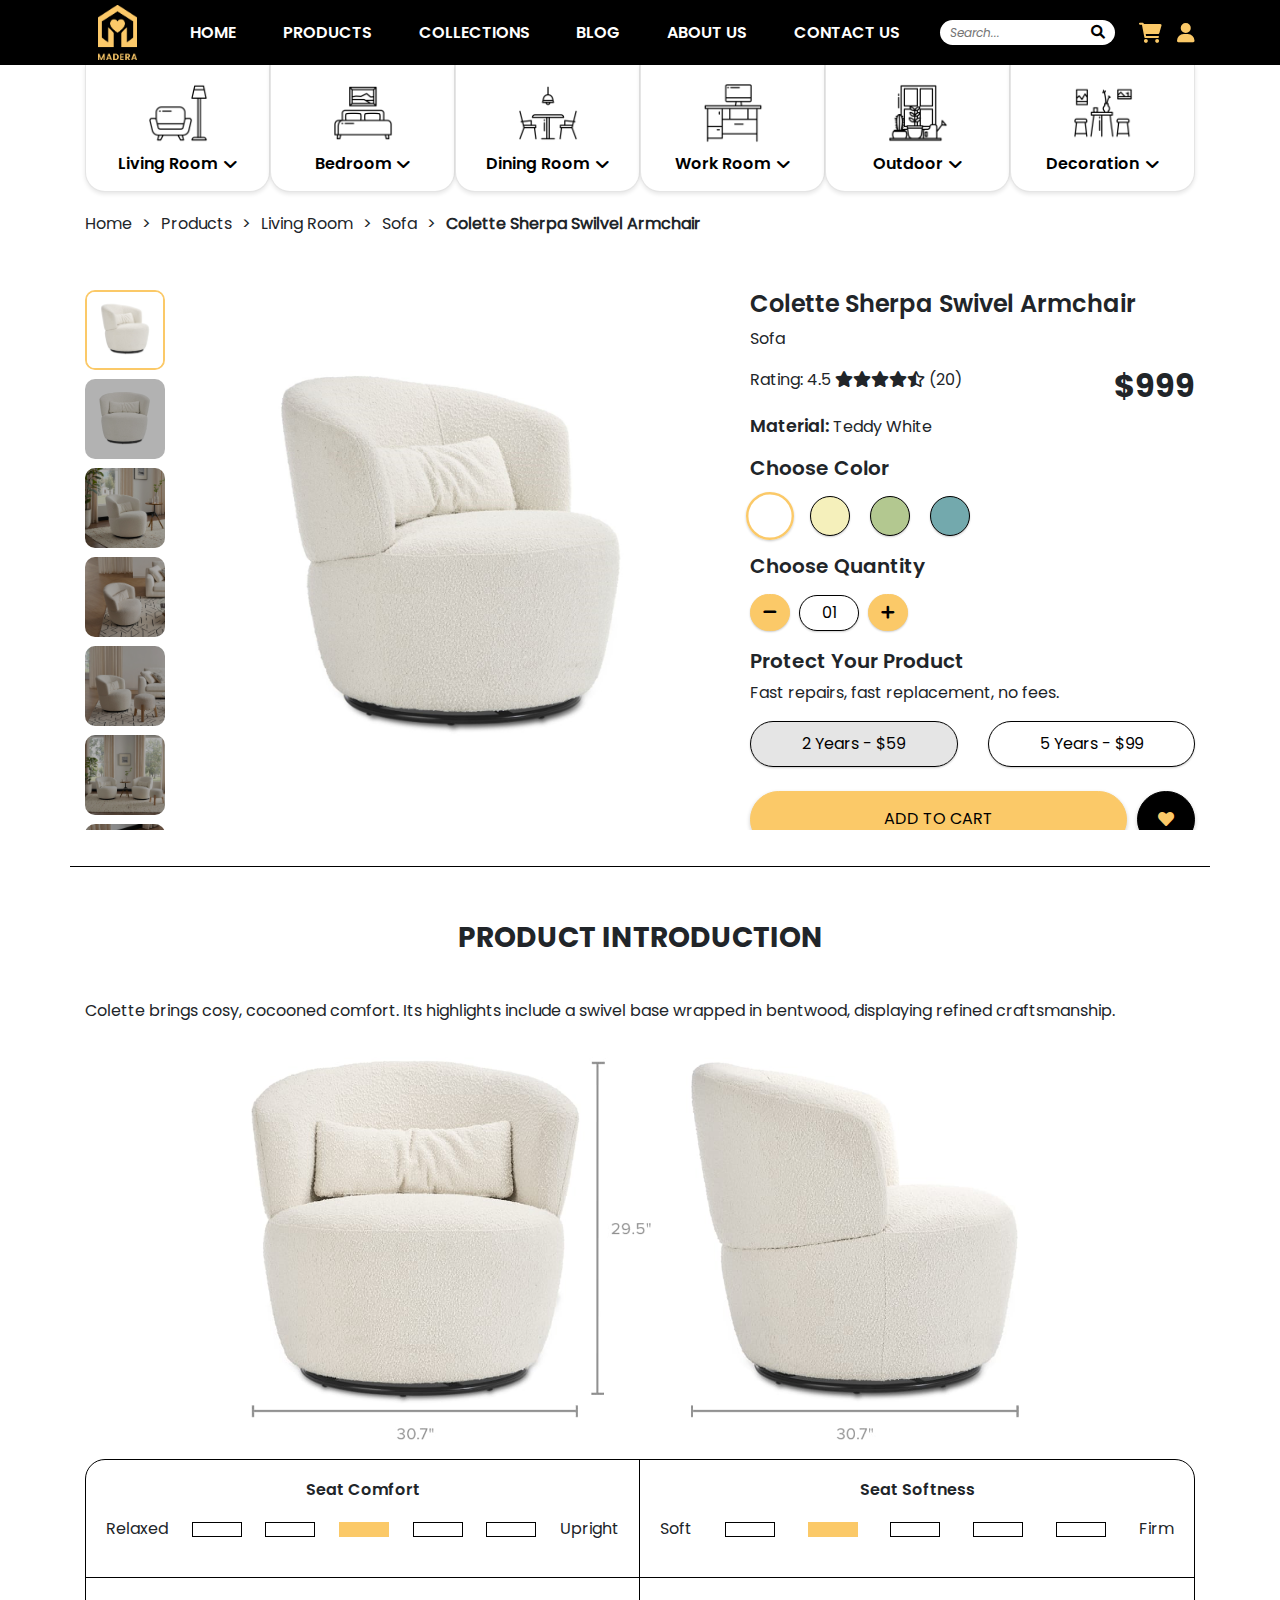
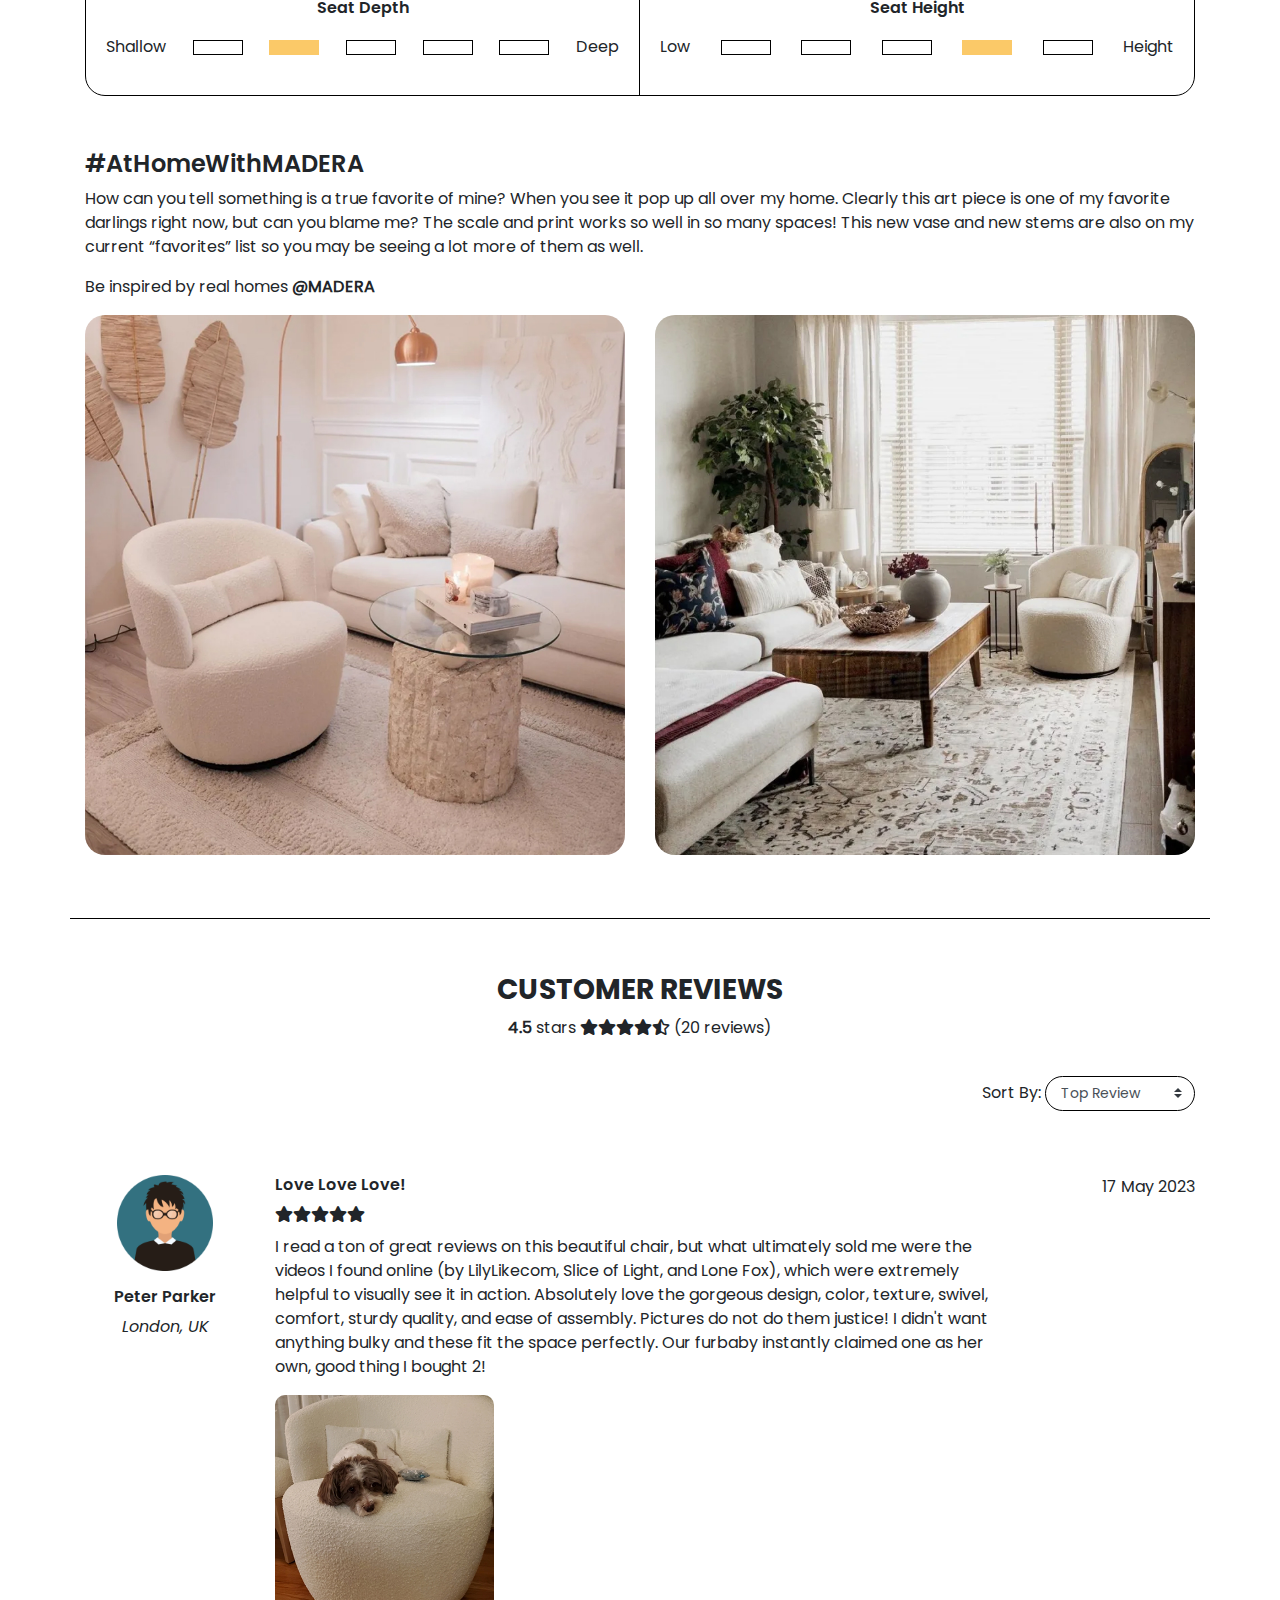
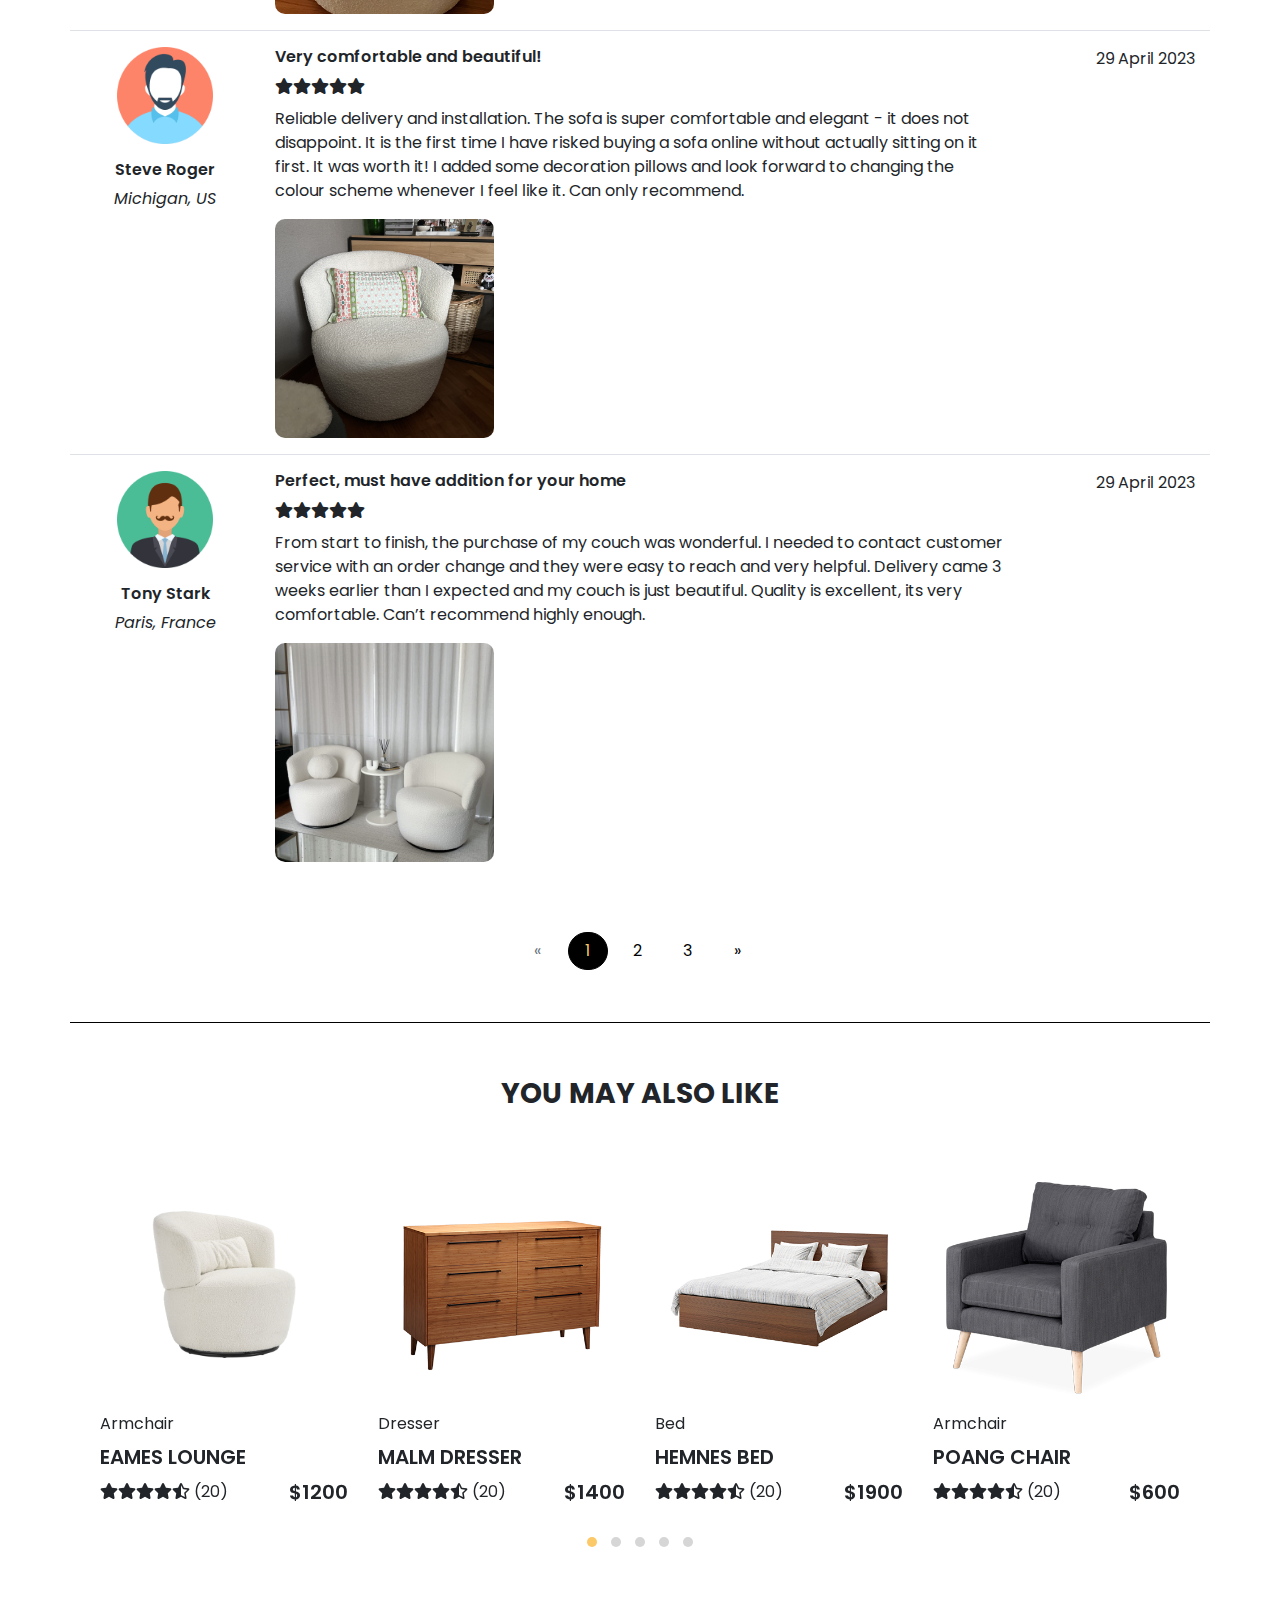
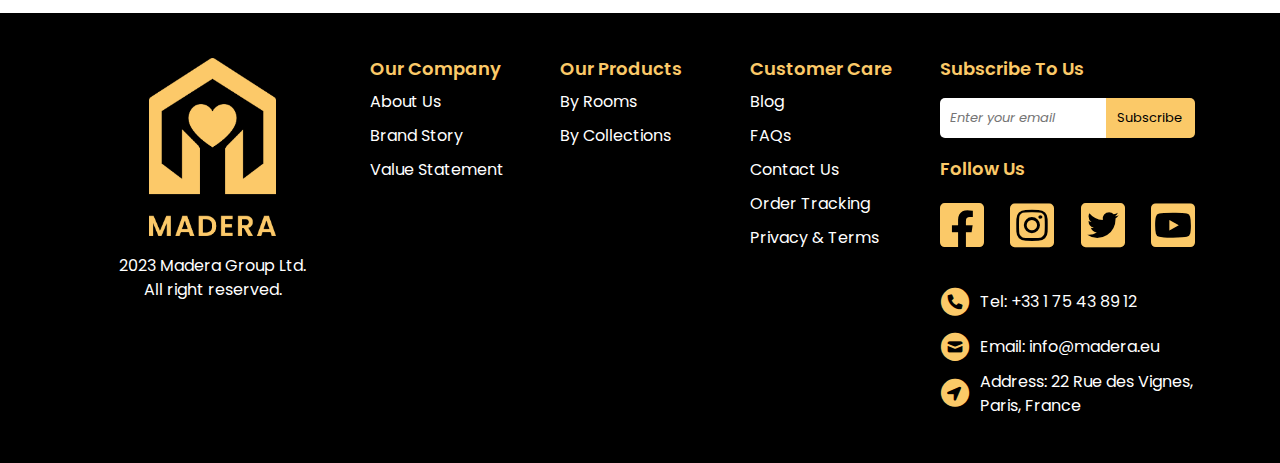
<file: detail.html>
<!DOCTYPE html>
<html lang="en">
  <head>
    <meta charset="utf-8" />
    <meta http-equiv="X-UA-Compatible" content="IE=edge" />
    <meta name="viewport" content="width=device-width, initial-scale=1" />
    <title>Madera Detail Page</title>
    <!-- Bootstrap -->
    <link href="css/bootstrap-4.4.1.css" rel="stylesheet" />
    <!-- CSS -->
    <link href="css/common.css" rel="stylesheet" />
    <link rel="stylesheet" href="css/detail.css" />

    <!-- Owl Carousel CSS -->
    <link rel="stylesheet" href="js/owlcarousel/assets/owl.carousel.min.css" />
    <link rel="stylesheet" href="js/owlcarousel/assets/owl.theme.default.min.css" />

    <!-- Fontawesome -->
    <link rel="stylesheet" href="css/css/all.min.css" />

    <!-- jQuery (necessary for Bootstrap's JavaScript plugins) -->
    <script src="js/jquery-3.4.1.min.js"></script>
    <script src="js/popper.min.js"></script>
    <script src="js/bootstrap-4.4.1.js"></script>

    <!-- Owl Carousel JS -->
    <script src="js/owlcarousel/owl.carousel.min.js"></script>

    <!-- JavaScript viet vao file nay -->
    <script src="js/script.js"></script>

    <!-- KHONG VIET JAVA O FILE HTML -->
  </head>
  <body>
    <div class="container-fluid" id="blackscreen"></div>
    <div class="container-fluid" id="blackscreen2"></div>
    <div class="container-fluid" id="blackscreen3"></div>

    <!-- MODAL SIGN IN -->
    <div
      class="modal fade"
      id="exampleModalCenter"
      tabindex="-1"
      role="dialog"
      aria-labelledby="exampleModalCenterTitle"
      aria-hidden="true">
      <div class="modal-dialog modal-dialog-centered" role="document">
        <div class="modal-content">
          <div class="modal-header">
            <h5 class="modal-title" id="exampleModalLongTitle">Sign in to your account</h5>
            <!-- <button type="button" class="close" data-dismiss="modal" aria-label="Close">
        <span aria-hidden="true">&times;</span>
      </button> -->
          </div>
          <div class="modal-body">
            <form action="" method="post">
              <div class="row">
                <div class="col-10 offset-1">
                  <div class="modalicons"><i class="fa-solid fa-user"></i></div>
                  <input type="text" name="user" value="" id="userid" placeholder="Username" />
                </div>
              </div>
              <div class="row">
                <div class="col-10 offset-1">
                  <div class="modalicons"><i class="fa-solid fa-lock"></i></div>
                  <input type="password" name="pass" value="" id="passid" placeholder="Password" />
                </div>
              </div>
              <div class="row">
                <div class="col-5 offset-1" id="rememberme">
                  <label class="customcheckbox">
                    <input type="checkbox" />
                    <span class="checkmark"></span>
                    <span class="checkbox-label">Remember Me</span>
                  </label>
                </div>
                <div class="col-5" id="forgotpassword">
                  <a href=""><p>Forgot password?</p></a>
                </div>
              </div>
            </form>
          </div>
          <div class="modal-footer">
            <button type="button" class="signinmodalbtn">Sign In</button>
            <button type="button" class="cancelmodalbtn" data-dismiss="modal">Cancel</button>
            <div class="row" style="margin-top: 20px; margin-bottom: 0">
              <p>Don't have an account? <a href="">Click here to register</a></p>
            </div>
          </div>
        </div>
      </div>
    </div>

    <!-- MODAL CART-->
    <div
      class="modal fade"
      id="cart-modal"
      tabindex="-1"
      role="dialog"
      aria-labelledby="exampleModalCenterTitle"
      aria-hidden="true">
      <div class="modal-dialog modal-dialog-centered" role="document">
        <div class="modal-content">
          <div class="modal-header">
            <h5 class="modal-title" id="exampleModalLongTitle">View Cart</h5>
            <!-- <button type="button" class="close" data-dismiss="modal" aria-label="Close">
        <span aria-hidden="true">&times;</span>
      </button> -->
          </div>
          <div class="modal-body">
            <div class="row mb-3 align-items-center cart-modal">
              <div class="col-2">
                <img src="Images/Home/product/armchair1.png" alt="" class="img-thumbnail" />
              </div>
              <div class="col-4 p-0">
                <h6>POANG CHAIR</h6>
              </div>
              <div class="col-6">
                <div class="row align-items-center justify-content-center">
                  <div class="col-5 p-0">
                    <select name="color" id="" class="custom-select">
                      <option value="">Grey</option>
                      <option value="">White</option>
                      <option value="">Black</option>
                    </select>
                  </div>
                  <div class="col-5">
                    <select name="quantity" id="" class="custom-select">
                      <option value="">1</option>
                      <option value="">2</option>
                      <option value="">3</option>
                      <option value="">4</option>
                    </select>
                  </div>
                  <div class="col-2 p-0">
                    <button><i class="fa-solid fa-trash-can"></i></button>
                  </div>
                </div>
              </div>
            </div>
            <div class="row mb-3 align-items-center cart-modal">
              <div class="col-2">
                <img src="Images/Home/product/armchair3.png" alt="" class="img-thumbnail" />
              </div>
              <div class="col-4 p-0">
                <h6>COLETTE</h6>
              </div>
              <div class="col-6">
                <div class="row align-items-center justify-content-center">
                  <div class="col-5 p-0">
                    <select name="color" id="" class="custom-select">
                      <option value="">Grey</option>
                      <option value="">White</option>
                      <option value="">Black</option>
                    </select>
                  </div>
                  <div class="col-5">
                    <select name="quantity" id="" class="custom-select">
                      <option value="">1</option>
                      <option value="">2</option>
                      <option value="">3</option>
                      <option value="">4</option>
                    </select>
                  </div>
                  <div class="col-2 p-0">
                    <button><i class="fa-solid fa-trash-can"></i></button>
                  </div>
                </div>
              </div>
            </div>
            <p id="empty-cart-text" style="display: none; text-align: center; font-family: italicfont">
              There is no items in the cart
            </p>
          </div>
          <div class="modal-footer pb-4">
            <button type="button" class="cancelmodalbtn" data-dismiss="modal">Cancel</button>
            <button type="button" class="checkoutmodalbtn">Checkout</button>
          </div>
        </div>
      </div>
    </div>

    <!-- HEADER -->
    <div class="container-fluid" id="bgheader">
      <div class="container">
        <div class="row">
          <!--				MOBILE ICONS-->
          <div class="col-md-3 col-sm-3 col-3 d-lg-none" id="mobileicons">
            <ul>
              <li>
                <a id="triggermobilenavi"><i class="fa-solid fa-bars"></i></a>
              </li>
              <li>
                <a id="triggermobilesearch"><i class="fa-solid fa-magnifying-glass"></i></a>
              </li>
            </ul>
          </div>
          <!--				LOGO-->
          <div class="col-xl-1 col-lg-1 col-md-6 col-sm-6 col-6" id="logoheader">
            <a href="index.html"><img src="Images/Logo/Logo doc.png" /></a>
          </div>
          <!--	  			Navi desktop-->
          <div class="col-xl-8 col-lg-8 d-none d-lg-block" id="navi">
            <ul>
              <li><a href="index.html">HOME</a></li>
              <li>
                <a href="product.html" id="trigger-bgdropdownmenu"
                  >PRODUCTS <i class="fa-solid fa-chevron-down" id="icon-trigger-bgdropdownmenu"></i
                ></a>
              </li>
              <li><a href="collection.html">COLLECTIONS</a></li>
              <li><a href="blog.html">BLOG</a></li>
              <li><a href="aboutus.html">ABOUT US</a></li>
              <li><a href="faqs.html">CONTACT US</a></li>
            </ul>
          </div>
          <!--	  			Search-->
          <div class="col-xl-2 col-lg-2 d-none d-lg-block" id="search">
            <form>
              <input type="text" placeholder="Search..." id="searchfill" />
              <button id="searchbtn">
                <i class="fa-solid fa-magnifying-glass"></i>
              </button>
            </form>
          </div>
          <!--				ICONS-->
          <div class="col-xl-1 col-lg-1 col-md-3 col-sm-3 col-3 icons">
            <ul>
              <li>
                <a data-toggle="modal" data-target="#cart-modal"><i class="fa-solid fa-cart-shopping"></i></a>
              </li>
              <li>
                <a data-toggle="modal" data-target="#exampleModalCenter"><i class="fa-solid fa-user"></i></a>
              </li>
            </ul>
          </div>
        </div>
      </div>
    </div>
    <!--	  MOBILE NAVI-->
    <div class="container-fluid" id="bgmobilenavi">
      <div class="row">
        <div class="col-12" id="mobilenavi">
          <ul>
            <li><a href="index.html">HOME</a></li>
            <li>
              <div class="container mobile-dropdown-btn">
                <a href="product.html">PRODUCTS</a>
                <button class="trigger-mobile-dropdown-lv1">
                  <i class="fa-solid fa-plus"></i>
                </button>
              </div>
            </li>
            <div class="mobile-dropdown-container">
              <div class="row justify-content-between">
                <a href="product.html"><i class="fa-solid fa-couch"></i>Living Room</a>
                <button class="trigger-mobile-dropdown-lv2">
                  <i class="fa-solid fa-plus"></i>
                </button>
                <div class="row mobile-dropdown-container-level2">
                  <a href="product.html">Sofa</a>
                  <a href="product.html">Table</a>
                  <a href="product2.html">Cabinet</a>
                  <a href="product.html">Lighting</a>
                </div>
              </div>
              <div class="row justify-content-between">
                <a href="product.html"><i class="fa-solid fa-bed-front"></i>Bedroom</a>
                <button class="trigger-mobile-dropdown-lv2">
                  <i class="fa-solid fa-plus"></i>
                </button>
                <div class="row mobile-dropdown-container-level2">
                  <a href="product.html">Bed</a>
                  <a href="product.html">Wardrobe</a>
                  <a href="product.html">Mattress</a>
                  <a href="product.html">Bedside</a>
                </div>
              </div>
              <div class="row justify-content-between">
                <a href="product.html"><i class="fa-solid fa-fork-knife"></i>Dining Room</a>
                <button class="trigger-mobile-dropdown-lv2">
                  <i class="fa-solid fa-plus"></i>
                </button>
                <div class="row mobile-dropdown-container-level2">
                  <a href="product.html">Dining Table</a>
                  <a href="product.html">Dining Chair</a>
                  <a href="product.html">Dining Set</a>
                  <a href="product.html">Kitchen Cabinet</a>
                </div>
              </div>
              <div class="row justify-content-between">
                <a href="product.html"><i class="fa-solid fa-books"></i>Work Room</a>
                <button class="trigger-mobile-dropdown-lv2">
                  <i class="fa-solid fa-plus"></i>
                </button>
                <div class="row mobile-dropdown-container-level2">
                  <a href="product.html">Desk</a>
                  <a href="product.html">Office Chair</a>
                  <a href="product.html">Bookshelves</a>
                  <a href="product.html">Storage</a>
                </div>
              </div>
              <div class="row justify-content-between">
                <a href="product.html"><i class="fa-solid fa-trees"></i>Outdoor</a>
                <button class="trigger-mobile-dropdown-lv2">
                  <i class="fa-solid fa-plus"></i>
                </button>
                <div class="row mobile-dropdown-container-level2">
                  <a href="product.html">Garden Table</a>
                  <a href="product.html">Garden Chair</a>
                  <a href="product.html">Canopies</a>
                  <a href="product.html">Barbeques</a>
                </div>
              </div>
              <div class="row justify-content-between">
                <a href="product.html"><i class="fa-solid fa-lights-holiday"></i>Decoration</a>
                <button class="trigger-mobile-dropdown-lv2">
                  <i class="fa-solid fa-plus"></i>
                </button>
                <div class="row mobile-dropdown-container-level2" style="border-bottom: none">
                  <a href="product.html">Print Art</a>
                  <a href="product.html">Rugs</a>
                  <a href="product.html">Curtain</a>
                  <a href="product.html">Decor Objects</a>
                </div>
              </div>
            </div>
            <li><a href="collection.html">COLLECTIONS</a></li>
            <li><a href="blog.html">BLOG</a></li>
            <li><a href="aboutus.html">ABOUT US</a></li>
            <li><a href="faqs.html">CONTACT US</a></li>
          </ul>
        </div>
      </div>
    </div>

    <!-- MOBILE SEARCH -->
    <div class="container-fluid d-lg-none" id="bgmobilesearch">
      <div class="container">
        <div class="row">
          <div class="col-sm-12 col-12" id="mobilesearch">
            <form>
              <input type="text" placeholder="Search..." id="mobilesearchfill" />
              <button id="mobilesearchbtn">
                <i class="fa-solid fa-magnifying-glass"></i>
              </button>
            </form>
          </div>
        </div>
      </div>
    </div>
    <!-- PRODUCT MENU -->
    <div class="container" id="bgdropdownmenu">
      <div class="row">
        <div class="col-xl-12 col-lg-12 d-none d-lg-block">
          <ul class="productmenu">
            <li class="menuproductbutton" data-dropdown="1">
              <a href="product.html" class="dropdownbutton" data-dropdown="1">
                <img src="Images/flaticon/couch.png" />
                <ul>
                  <li><h6>Living Room</h6></li>
                  <li><i class="fa-solid fa-chevron-down"></i></li>
                </ul>
              </a>
            </li>
            <li class="menuproductbutton" data-dropdown="2">
              <a href="product.html" class="dropdownbutton" data-dropdown="2">
                <img src="Images/flaticon/bed.png" />
                <ul>
                  <li><h6>Bedroom</h6></li>
                  <li><i class="fa-solid fa-chevron-down"></i></li>
                </ul>
              </a>
            </li>
            <li class="menuproductbutton" data-dropdown="3">
              <a href="product.html" class="dropdownbutton" data-dropdown="3">
                <img src="Images/flaticon/dinner-table.png" />
                <ul>
                  <li><h6>Dining Room</h6></li>
                  <li><i class="fa-solid fa-chevron-down"></i></li>
                </ul>
              </a>
            </li>
            <li class="menuproductbutton" data-dropdown="4">
              <a href="product.html" class="dropdownbutton" data-dropdown="4">
                <img src="Images/flaticon/work-table.png" />
                <ul>
                  <li><h6>Work Room</h6></li>
                  <li><i class="fa-solid fa-chevron-down"></i></li>
                </ul>
              </a>
            </li>
            <li class="menuproductbutton" data-dropdown="5">
              <a href="product.html" class="dropdownbutton" data-dropdown="5">
                <img src="Images/flaticon/outdoor.png" />
                <ul>
                  <li><h6>Outdoor</h6></li>
                  <li><i class="fa-solid fa-chevron-down"></i></li>
                </ul>
              </a>
            </li>
            <li class="menuproductbutton" data-dropdown="6">
              <a href="product.html" class="dropdownbutton" data-dropdown="6">
                <img src="Images/flaticon/decoration.png" />
                <ul>
                  <li><h6>Decoration</h6></li>
                  <li><i class="fa-solid fa-chevron-down"></i></li>
                </ul>
              </a>
            </li>
          </ul>
        </div>
      </div>
      <!-- DROPDOWN MENU -->
      <div class="row">
        <div class="container productmenudropdown">
          <div class="col-xl-2 col-lg-2 d-none d-lg-block productmenudropdownbox">
            <div class="dropdown-content" data-dropdown="1">
              <div class="col-3 dropdown-content-button left-dropdown-box tab">
                <a href="product.html"
                  ><button class="tablinks" onmouseover="openTab(event, 'Sofa')" data-dropdown="1">Sofa</button></a
                >
                <a href="product.html"><button class="tablinks" onmouseover="openTab(event, 'Table')">Table</button></a>
                <a href="product2.html"
                  ><button class="tablinks" onmouseover="openTab(event, 'Cabinet')">Cabinet</button></a
                >
                <a href="product.html"
                  ><button class="tablinks" onmouseover="openTab(event, 'Lighting')">Lighting</button></a
                >
              </div>
              <div class="col-9 dropdown-content-image right-dropdown-box">
                <div id="Sofa" class="tabcontent righttab" data-dropdown="1">
                  <h3>Sofa</h3>
                  <p>Cozy and stylish seating options</p>
                  <img src="Images/sofa.png" class="img-fluid" />
                </div>
                <div id="Table" class="tabcontent righttab">
                  <h3>Table</h3>
                  <p>Functional and decorative centerpieces</p>
                  <img src="Images/table.png" class="img-fluid" />
                </div>
                <div id="Cabinet" class="tabcontent righttab">
                  <h3>Cabinet</h3>
                  <p>Storage solutions with a modern twist</p>
                  <img src="Images/cabinet.png" alt="" class="img-fluid" />
                </div>
                <div id="Lighting" class="tabcontent righttab">
                  <h3>Lighting</h3>
                  <p>Ambiance-enhancing fixtures for any space</p>
                  <img src="Images/lighting.png" alt="" class="img-fluid" />
                </div>
              </div>
            </div>
          </div>
          <div class="col-xl-2 col-lg-2 d-none d-lg-block productmenudropdownbox">
            <div class="dropdown-content" data-dropdown="2">
              <div class="col-3 dropdown-content-button left-dropdown-box tab">
                <a href="product.html"
                  ><button class="tablinks" onmouseover="openTab(event, 'Bed')" data-dropdown="2">Bed</button></a
                >
                <a href="product.html"
                  ><button class="tablinks" onmouseover="openTab(event, 'Wardrobe')">Wardrobe</button></a
                >
                <a href="product.html"
                  ><button class="tablinks" onmouseover="openTab(event, 'Mattress')">Mattress</button></a
                >
                <a href="product.html"
                  ><button class="tablinks" onmouseover="openTab(event, 'Bedside')">Bedside</button></a
                >
              </div>
              <div class="col-9 dropdown-content-image right-dropdown-box">
                <div id="Bed" class="tabcontent righttab" data-dropdown="2">
                  <h3>Bed</h3>
                  <p>Sturdy and stylish designs</p>
                  <img src="Images/bed.png" class="img-fluid" />
                </div>
                <div id="Wardrobe" class="tabcontent righttab">
                  <h3>Wardrobe</h3>
                  <p>Spacious storage solutions for clothes</p>
                  <img src="Images/wardrobe.png" alt="" class="img-fluid" />
                </div>
                <div id="Mattress" class="tabcontent righttab">
                  <h3>Mattress</h3>
                  <p>Luxurious comfort for a dreamy slumber</p>
                  <img src="Images/mattress.png" alt="" class="img-fluid" />
                </div>
                <div id="Bedside" class="tabcontent righttab">
                  <h3>Bedside</h3>
                  <p>Convenient bedside storage for essentials</p>
                  <img src="Images/bedside.png" alt="" class="img-fluid" />
                </div>
              </div>
            </div>
          </div>
          <div class="col-xl-2 col-lg-2 d-none d-lg-block productmenudropdownbox">
            <div class="dropdown-content" data-dropdown="3">
              <div class="col-3 dropdown-content-button left-dropdown-box tab">
                <a href="product.html"
                  ><button class="tablinks" onmouseover="openTab(event, 'dining-table')" data-dropdown="3">
                    Dining Table
                  </button></a
                >
                <a href="product.html"
                  ><button class="tablinks" onmouseover="openTab(event, 'dining-chair')">Dining Chair</button></a
                >
                <a href="product.html"
                  ><button class="tablinks" onmouseover="openTab(event, 'dining-set')">Dining Set</button></a
                >
                <a href="product.html"
                  ><button class="tablinks" onmouseover="openTab(event, 'kitchen-cabinet')">Kitchen Cabinet</button></a
                >
              </div>
              <div class="col-9 dropdown-content-image right-dropdown-box">
                <div id="dining-table" class="tabcontent righttab" data-dropdown="3">
                  <h3>Dining Table</h3>
                  <p>Gather around a beautiful table</p>
                  <img src="Images/diningtable.png" class="img-fluid" />
                </div>
                <div id="dining-chair" class="tabcontent righttab">
                  <h3>Dining Chair</h3>
                  <p>Sit in style and comfort</p>
                  <img src="Images/diningchair.png" alt="" class="img-fluid" />
                </div>
                <div id="dining-set" class="tabcontent righttab">
                  <h3>Dining Set</h3>
                  <p>Complete your dining room with ease</p>
                  <img src="Images/diningset.png" alt="" class="img-fluid" />
                </div>
                <div id="kitchen-cabinet" class="tabcontent righttab">
                  <h3>Kitchen Cabinet</h3>
                  <p>Organize and beautify your kitchen space</p>
                  <img src="Images/kitchencabinet.png" alt="" class="img-fluid" />
                </div>
              </div>
            </div>
          </div>
          <div class="col-xl-2 col-lg-2 d-none d-lg-block productmenudropdownbox">
            <div class="dropdown-content dropdown-content-reverse" data-dropdown="4">
              <div class="col-9 dropdown-content-image left-dropdown-box">
                <div id="desk" class="tabcontent lefttab" data-dropdown="4">
                  <h3>Desk</h3>
                  <p>For a productive workspace</p>
                  <img src="Images/workdesk.png" class="img-fluid" />
                </div>
                <div id="office-chair" class="tabcontent lefttab">
                  <h3>Office Chair</h3>
                  <p>Comfortable and stylish seating</p>
                  <img src="Images/workchair.png" alt="" class="img-fluid" />
                </div>
                <div id="book-shelves" class="tabcontent lefttab">
                  <h3>Book Shelves</h3>
                  <p>Organize your workspace</p>
                  <img src="Images/bookshelves.png" alt="" class="img-fluid" />
                </div>
                <div id="storage" class="tabcontent lefttab">
                  <h3>Storage</h3>
                  <p>Keep your important documents safe</p>
                  <img src="Images/workstorage.png" alt="" class="img-fluid" />
                </div>
              </div>
              <div class="col-3 dropdown-content-button right-dropdown-box tab">
                <a href="product.html"
                  ><button class="tablinks" onmouseover="openTab(event, 'desk')" data-dropdown="4">Desk</button></a
                >
                <a href="product.html"
                  ><button class="tablinks" onmouseover="openTab(event, 'office-chair')">Office Chair</button></a
                >
                <a href="product.html"
                  ><button class="tablinks" onmouseover="openTab(event, 'book-shelves')">Book Shelves</button></a
                >
                <a href="product.html"
                  ><button class="tablinks" onmouseover="openTab(event, 'storage')">Storage</button></a
                >
              </div>
            </div>
          </div>
          <div class="col-xl-2 col-lg-2 d-none d-lg-block productmenudropdownbox">
            <div class="dropdown-content dropdown-content-reverse" data-dropdown="5">
              <div class="col-9 dropdown-content-image left-dropdown-box">
                <div id="garden-table" class="tabcontent lefttab" data-dropdown="5">
                  <h3>Garden Table</h3>
                  <p>Dine with our stylish garden tables.</p>
                  <img src="Images/gardentable.png" class="img-fluid" />
                </div>
                <div id="garden-chair" class="tabcontent lefttab">
                  <h3>Garden Chair</h3>
                  <p>Relax and unwind</p>
                  <img src="Images/gardenchair.png" alt="" class="img-fluid" />
                </div>
                <div id="canopies" class="tabcontent lefttab">
                  <h3>Canopies</h3>
                  <p>Stay cool and shaded</p>
                  <img src="Images/gardenumbrella.png" alt="" class="img-fluid" />
                </div>
                <div id="barbecues" class="tabcontent lefttab">
                  <h3>Barbecues</h3>
                  <p>Host the perfect outdoor cookout</p>
                  <img src="Images/gardenbarbeque.png" alt="" class="img-fluid" />
                </div>
              </div>
              <div class="col-3 dropdown-content-button right-dropdown-box tab">
                <a href="product.html"
                  ><button class="tablinks" onmouseover="openTab(event, 'garden-table')" data-dropdown="5">
                    Garden Table
                  </button></a
                >
                <a href="product.html"
                  ><button class="tablinks" onmouseover="openTab(event, 'garden-chair')">Garden Chair</button></a
                >
                <a href="product.html"
                  ><button class="tablinks" onmouseover="openTab(event, 'canopies')">Canopies</button></a
                >
                <a href="product.html"
                  ><button class="tablinks" onmouseover="openTab(event, 'barbecues')">Barbecues</button></a
                >
              </div>
            </div>
          </div>
          <div class="col-xl-2 col-lg-2 d-none d-lg-block productmenudropdownbox">
            <div class="dropdown-content dropdown-content-reverse" data-dropdown="6">
              <div class="col-9 dropdown-content-image left-dropdown-box">
                <div id="print-art" class="tabcontent lefttab" data-dropdown="6">
                  <h3>Print Art</h3>
                  <p>Inspiring wall decor</p>
                  <img src="Images/printing.png" class="img-fluid" />
                </div>
                <div id="rugs" class="tabcontent lefttab">
                  <h3>Rugs</h3>
                  <p>Soften your living environment</p>
                  <img src="Images/rugs.png" alt="" class="img-fluid" />
                </div>
                <div id="curtain" class="tabcontent lefttab">
                  <h3>Curtain</h3>
                  <p>Add privacy and style</p>
                  <img src="Images/curtain.png" alt="" class="img-fluid" />
                </div>
                <div id="deco-objects" class="tabcontent lefttab">
                  <h3>Objects</h3>
                  <p>The final touch</p>
                  <img src="Images/decoobjects.png" alt="" class="img-fluid" />
                </div>
              </div>
              <div class="col-3 dropdown-content-button right-dropdown-box tab">
                <a href="product.html"
                  ><button class="tablinks" onmouseover="openTab(event, 'print-art')" data-dropdown="6">
                    Print Art
                  </button></a
                >
                <a href="product.html"><button class="tablinks" onmouseover="openTab(event, 'rugs')">Rugs</button></a>
                <a href="product.html"
                  ><button class="tablinks" onmouseover="openTab(event, 'curtain')">Curtain</button></a
                >
                <a href="product.html"
                  ><button class="tablinks" onmouseover="openTab(event, 'deco-objects')">Decor Objects</button></a
                >
              </div>
            </div>
          </div>
        </div>
      </div>
    </div>

    <!-- DETAIL BODY START HERE -->
    <!-- breadcrum -->
    <div class="container mainsection breadcrum">
      <ul>
        <li><a href="index.html">Home</a></li>
        <li>></li>
        <li><a href="product.html">Products</a></li>
        <li>></li>
        <li><a href="product.html">Living Room</a></li>
        <li>></li>
        <li><a href="product.html">Sofa</a></li>
        <li>></li>
        <li><b>Colette Sherpa Swilvel Armchair</b></li>
      </ul>
    </div>

    <!-- PRODUCT PHOTO -->
    <div class="container mainsection detail-section1">
      <div class="row">
        <div class="col-12 productname-mobi">
          <h4>Colette Sherpa Swivel Armchair</h4>
          <a href="product.html">
            <p>Sofa</p>
          </a>
        </div>
        <div class="col-xl-1 col-lg-1 col-md-2 order-md-0 col-12 order-1 smallimagebox">
          <img src="Images/Detail//Product1/7.jpeg" alt="" class="img-fluid img-active" />
          <img src="Images/Detail//Product1/6.jpeg" alt="" class="img-fluid" />
          <img src="Images/Detail//Product1/1.jpeg" alt="" class="img-fluid" />
          <img src="Images/Detail//Product1/2.jpeg" alt="" class="img-fluid" />
          <img src="Images/Detail//Product1/3.jpeg" alt="" class="img-fluid" />
          <img src="Images/Detail//Product1/4.jpeg" alt="" class="img-fluid" />
          <img src="Images/Detail//Product1/5.jpeg" alt="" class="img-fluid" />
        </div>
        <div class="col-xl-6 col-lg-6 col-md-10 order-md-1 col-12 order-0 bigimagebox">
          <img src="Images/Detail//Product1/7.jpeg" alt="" class="img-fluid" />
        </div>
        <div class="col-xl-5 col-lg-5 order-lg-2 col-12 order-3 productinfo">
          <div class="productname-desktop">
            <h4>Colette Sherpa Swivel Armchair</h4>
            <div class="row row-cols-2">
              <div class="col">
                <a href="product.html">
                  <p>Sofa</p>
                </a>
              </div>
            </div>
          </div>
          <div class="row row-cols-2 mt-lg-0 mt-3">
            <div class="col-8 productbox-review">
              <p>Rating: 4.5</p>
              <i class="fa-solid fa-star"></i><i class="fa-solid fa-star"></i><i class="fa-solid fa-star"></i
              ><i class="fa-solid fa-star"></i><i class="fa-solid fa-star-half-stroke"></i>
              <p>(20)</p>
            </div>
            <div class="col-4 text-right">
              <h2>$999</h2>
            </div>
          </div>
          <p><b>Material:</b> Teddy White</p>
          <div class="choosecolor">
            <h5 class="my-3">Choose Color</h5>
            <ul>
              <li class="colorbox colorbox-active"></li>
              <li class="colorbox" style="background-color: #f5f0bb"></li>
              <li class="colorbox" style="background-color: #b3c890"></li>
              <li class="colorbox" style="background-color: #73a9ad"></li>
            </ul>
          </div>
          <div class="selectquantity">
            <h5 class="my-3">Choose Quantity</h5>
            <div>
              <button class="minusbtn"><i class="fa-solid fa-minus"></i></button>
              <input type="text" placeholder="01" class="quantityinput" />
              <button class="plusbtn"><i class="fa-solid fa-plus"></i></button>
            </div>
          </div>
          <h5>Protect Your Product</h5>
          <p>Fast repairs, fast replacement, no fees.</p>
          <div class="row row-cols-2">
            <div class="col"><button class="warrantybtn wrt-active">2 Years - $59</button></div>
            <div class="col"><button class="warrantybtn">5 Years - $99</button></div>
          </div>
          <div class="buyproduct my-4">
            <button class="buybtn">ADD TO CART</button>
            <button class="likebtn" type="button" data-toggle="tooltip" data-placement="top" title="Add To Favorites">
              <i class="fa-solid fa-heart"></i>
            </button>
          </div>
          <p style="font-family: italicfont">In Stock</p>
          <p>Ship Globally</p>
          <p>Delivery Estimated Within <b>2 Weeks</b></p>
          <p style="font-family: italicfont">Delivery calculated per shipment*</p>
          <p>14-Day Returns*</p>
          <p>*: <a href="">Terms and Conditions</a> apply</p>
        </div>
      </div>
    </div>

    <!-- PRODUCT DIMENSION -->
    <div class="container mainsection detail-section2">
      <div class="pagename">
        <h3>PRODUCT INTRODUCTION</h3>
      </div>
      <p>
        Colette brings cosy, cocooned comfort. Its highlights include a swivel base wrapped in bentwood, displaying
        refined craftsmanship.
      </p>
      <img src="Images/Detail/Product1/10.jpeg" alt="" class="img-fluid" />
      <div class="row my-2">
        <div class="container">
          <div class="col-12 productdimension">
            <div class="row">
              <div class="col-xl-6 col-lg-6 col-12 dimensionbox dimensionbox-1">
                <h6>Seat Comfort</h6>
                <ul>
                  <li>Relaxed</li>
                  <li><div class="box"></div></li>
                  <li><div class="box"></div></li>
                  <li><div class="box-active"></div></li>
                  <li><div class="box"></div></li>
                  <li><div class="box"></div></li>
                  <li>Upright</li>
                </ul>
              </div>
              <div class="col-xl-6 col-lg-6 col-12 dimensionbox dimensionbox-2">
                <h6>Seat Softness</h6>
                <ul>
                  <li>Soft</li>
                  <li><div class="box"></div></li>
                  <li><div class="box-active"></div></li>
                  <li><div class="box"></div></li>
                  <li><div class="box"></div></li>
                  <li><div class="box"></div></li>
                  <li>Firm</li>
                </ul>
              </div>
              <div class="col-xl-6 col-lg-6 col-12 dimensionbox dimensionbox-3">
                <h6>Seat Depth</h6>
                <ul>
                  <li>Shallow</li>
                  <li><div class="box"></div></li>
                  <li><div class="box-active"></div></li>
                  <li><div class="box"></div></li>
                  <li><div class="box"></div></li>
                  <li><div class="box"></div></li>
                  <li>Deep</li>
                </ul>
              </div>
              <div class="col-xl-6 col-lg-6 col-12 dimensionbox dimensionbox-4">
                <h6>Seat Height</h6>
                <ul>
                  <li>Low</li>
                  <li><div class="box"></div></li>
                  <li><div class="box"></div></li>
                  <li><div class="box"></div></li>
                  <li><div class="box-active"></div></li>
                  <li><div class="box"></div></li>
                  <li>Height</li>
                </ul>
              </div>
            </div>
          </div>
        </div>
      </div>
    </div>

    <!-- AT HOME WITH MADERA -->
    <div class="container mainsection detail-section3">
      <h4>#AtHomeWithMADERA</h4>
      <p>
        How can you tell something is a true favorite of mine? When you see it pop up all over my home. Clearly this art
        piece is one of my favorite darlings right now, but can you blame me? The scale and print works so well in so
        many spaces! This new vase and new stems are also on my current “favorites” list so you may be seeing a lot more
        of them as well.
      </p>
      <p>
        Be inspired by real homes
        <span class="font-weight-bold">@MADERA</span>
      </p>
      <div class="row">
        <div class="col-xl-6 col-lg-6 col-12">
          <img src="Images/Detail/Product1/AtHome/athome-01.jpg" class="img-fluid" />
        </div>
        <div class="col-xl-6 col-lg-6 col-12">
          <img src="Images/Detail/Product1/AtHome/athome-02.jpg" class="img-fluid" />
        </div>
      </div>
    </div>

    <!-- CUSTOMER REVIEW -->
    <div class="container mainsection detail-section4">
      <div class="pagename">
        <h3>CUSTOMER REVIEWS</h3>
        <div class="productbox-review">
          <p><b>4.5</b> stars</p>
          <i class="fa-solid fa-star"></i><i class="fa-solid fa-star"></i><i class="fa-solid fa-star"></i
          ><i class="fa-solid fa-star"></i><i class="fa-solid fa-star-half-stroke"></i>
          <p>(20 reviews)</p>
        </div>
      </div>
      <div class="row mt-3 mb-5">
        <div class="container text-right rating-sort">
          <span>Sort By:</span>
          <select name="" id="" class="custom-select">
            <option value="">Top Review</option>
            <option value="">Most Recent</option>
            <option value="">Highest Rating</option>
            <option value="">Lowest Rating</option>
          </select>
        </div>
      </div>
      <div class="customer-review">
        <!-- review1 -->
        <div class="row py-3 align-items-start">
          <div class="col-lg-2 col-8 order-0 customer-name">
            <div class="row row-cols-lg-1 row-cols-2 justify-content-lg-center">
              <div class="col-lg-8 col-md-2 col-sm-3 col-4 mb-lg-3 mb-4">
                <img src="Images/Detail/Product1/User/cus1.png" alt="" class="img-fluid" />
              </div>
              <div class="col text-lg-center p-0">
                <h6>Peter Parker</h6>
                <p style="font-family: italicfont">London, UK</p>
              </div>
            </div>
          </div>
          <div class="col-lg-8 order-lg-1 col-12 order-2 review-content">
            <h6>Love Love Love!</h6>
            <div class="productbox-review mb-2">
              <i class="fa-solid fa-star"></i><i class="fa-solid fa-star"></i><i class="fa-solid fa-star"></i
              ><i class="fa-solid fa-star"></i><i class="fa-solid fa-star"></i>
            </div>
            <p>
              I read a ton of great reviews on this beautiful chair, but what ultimately sold me were the videos I found
              online (by LilyLikecom, Slice of Light, and Lone Fox), which were extremely helpful to visually see it in
              action. Absolutely love the gorgeous design, color, texture, swivel, comfort, sturdy quality, and ease of
              assembly. Pictures do not do them justice! I didn't want anything bulky and these fit the space perfectly.
              Our furbaby instantly claimed one as her own, good thing I bought 2!
            </p>
            <img src="Images/Detail/Product1/AtHome/review1.jpg" alt="" class="img-fluid" />
          </div>
          <div class="col-lg-2 order-lg-2 col-4 order-1 review-date text-right">17 May 2023</div>
        </div>
        <!-- review2 -->
        <div class="row py-3 align-items-start border-top">
          <div class="col-lg-2 col-8 order-0 customer-name">
            <div class="row row-cols-lg-1 row-cols-2 justify-content-lg-center">
              <div class="col-lg-8 col-md-2 col-sm-3 col-4 mb-lg-3 mb-4">
                <img src="Images/Detail/Product1/User/cus2.png" alt="" class="img-fluid" />
              </div>
              <div class="col text-lg-center p-0">
                <h6>Steve Roger</h6>
                <p style="font-family: italicfont">Michigan, US</p>
              </div>
            </div>
          </div>
          <div class="col-lg-8 order-lg-1 col-12 order-2 review-content">
            <h6>Very comfortable and beautiful!</h6>
            <div class="productbox-review mb-2">
              <i class="fa-solid fa-star"></i><i class="fa-solid fa-star"></i><i class="fa-solid fa-star"></i
              ><i class="fa-solid fa-star"></i><i class="fa-solid fa-star"></i>
            </div>
            <p>
              Reliable delivery and installation. The sofa is super comfortable and elegant - it does not disappoint. It
              is the first time I have risked buying a sofa online without actually sitting on it first. It was worth
              it! I added some decoration pillows and look forward to changing the colour scheme whenever I feel like
              it. Can only recommend.
            </p>
            <img src="Images/Detail/Product1/AtHome/review2.jpg" alt="" class="img-fluid" />
          </div>
          <div class="col-lg-2 order-lg-2 col-4 order-1 review-date text-right">29 April 2023</div>
        </div>
        <!-- review3 -->
        <div class="row py-3 align-items-start border-top">
          <div class="col-lg-2 col-8 order-0 customer-name">
            <div class="row row-cols-lg-1 row-cols-2 justify-content-lg-center">
              <div class="col-lg-8 col-md-2 col-sm-3 col-4 mb-lg-3 mb-4">
                <img src="Images/Detail/Product1/User/cus3.png" alt="" class="img-fluid" />
              </div>
              <div class="col text-lg-center p-0">
                <h6>Tony Stark</h6>
                <p style="font-family: italicfont">Paris, France</p>
              </div>
            </div>
          </div>
          <div class="col-lg-8 order-lg-1 col-12 order-2 review-content">
            <h6>Perfect, must have addition for your home</h6>
            <div class="productbox-review mb-2">
              <i class="fa-solid fa-star"></i><i class="fa-solid fa-star"></i><i class="fa-solid fa-star"></i
              ><i class="fa-solid fa-star"></i><i class="fa-solid fa-star"></i>
            </div>
            <p>
              From start to finish, the purchase of my couch was wonderful. I needed to contact customer service with an
              order change and they were easy to reach and very helpful. Delivery came 3 weeks earlier than I expected
              and my couch is just beautiful. Quality is excellent, its very comfortable. Can’t recommend highly enough.
            </p>
            <img src="Images/Detail/Product1/AtHome/review3.jpg" alt="" class="img-fluid" />
          </div>
          <div class="col-lg-2 order-lg-2 col-4 order-1 review-date text-right">29 April 2023</div>
        </div>
      </div>
      <!-- page navigation -->
      <div class="page-navigation">
        <nav aria-label="Page navigation example">
          <ul class="pagination justify-content-center">
            <li class="page-item disabled">
              <a class="page-link" href="#" aria-label="Previous">
                <span aria-hidden="true">&laquo;</span>
              </a>
            </li>
            <li class="page-item active"><a class="page-link" href="#">1</a></li>
            <li class="page-item"><a class="page-link" href="#">2</a></li>
            <li class="page-item"><a class="page-link" href="#">3</a></li>
            <li class="page-item">
              <a class="page-link" href="#"><span aria-hidden="true">&raquo;</span></a>
            </li>
          </ul>
        </nav>
      </div>
    </div>

    <!-- SUGGESTED PRODUCT -->
    <div class="container mainsection detail-section5">
      <div class="pagename">
        <h3>YOU MAY ALSO LIKE</h3>
      </div>
      <!-- PRODUCT CAROUSEL 1 -->
      <div class="row owl-carousel owl-theme productcarousel">
        <!-- PRODUCT 1 -->
        <div class="col-12">
          <div class="productbox">
            <a href="detail.html"><img src="Images/Home/product/armchair3.png" class="img-fluid" /> </a>
            <!-- OVERLAY BUTTON -->
            <div class="productbox-overlay">
              <button
                class="productbox-addtofavorite-btn"
                type="button"
                data-toggle="tooltip"
                data-placement="left"
                title="Add To Favorites">
                <i class="fa-solid fa-heart"></i>
              </button>
              <button
                class="productbox-addtocart-btn"
                type="button"
                data-toggle="tooltip"
                data-placement="left"
                title="Add To Cart">
                <i class="fa-solid fa-cart-plus"></i>
              </button>
            </div>
            <!-- PRODUCT CONTENT -->
            <a href="product.html">
              <p>Armchair</p>
            </a>
            <a href="detail.html">
              <h5>EAMES LOUNGE</h5>
            </a>
            <div class="row">
              <div class="container productbox-price">
                <div class="productbox-review">
                  <i class="fa-solid fa-star"></i><i class="fa-solid fa-star"></i><i class="fa-solid fa-star"></i
                  ><i class="fa-solid fa-star"></i><i class="fa-solid fa-star-half-stroke"></i>
                  <p>(20)</p>
                </div>
                <h5>$1200</h5>
              </div>
            </div>
          </div>
        </div>
        <!-- PRODUCT 2 -->
        <div class="col-12">
          <div class="productbox">
            <a href="detail.html"><img src="Images/Home/product/dresser.png" class="img-fluid" /></a>
            <!-- OVERLAY BUTTON -->
            <div class="productbox-overlay">
              <button
                class="productbox-addtofavorite-btn"
                type="button"
                data-toggle="tooltip"
                data-placement="left"
                title="Add To Favorites">
                <i class="fa-solid fa-heart"></i>
              </button>
              <button
                class="productbox-addtocart-btn"
                type="button"
                data-toggle="tooltip"
                data-placement="left"
                title="Add To Cart">
                <i class="fa-solid fa-cart-plus"></i>
              </button>
            </div>
            <!-- PRODUCT CONTENT -->
            <a href="product.html">
              <p>Dresser</p>
            </a>
            <a href="detail.html">
              <h5>MALM DRESSER</h5>
            </a>
            <div class="row">
              <div class="container productbox-price">
                <div class="productbox-review">
                  <i class="fa-solid fa-star"></i><i class="fa-solid fa-star"></i><i class="fa-solid fa-star"></i
                  ><i class="fa-solid fa-star"></i><i class="fa-solid fa-star-half-stroke"></i>
                  <p>(20)</p>
                </div>
                <h5>$1400</h5>
              </div>
            </div>
          </div>
        </div>
        <!-- PRODUCT 3 -->
        <div class="col-12">
          <div class="productbox">
            <a href="detail.html"><img src="Images/Home/product/bed.png" class="img-fluid" /></a>
            <!-- OVERLAY BUTTON -->
            <div class="productbox-overlay">
              <button
                class="productbox-addtofavorite-btn"
                type="button"
                data-toggle="tooltip"
                data-placement="left"
                title="Add To Favorites">
                <i class="fa-solid fa-heart"></i>
              </button>
              <button
                class="productbox-addtocart-btn"
                type="button"
                data-toggle="tooltip"
                data-placement="left"
                title="Add To Cart">
                <i class="fa-solid fa-cart-plus"></i>
              </button>
            </div>
            <!-- PRODUCT CONTENT -->
            <a href="product.html">
              <p>Bed</p>
            </a>
            <a href="detail.html">
              <h5>HEMNES BED</h5>
            </a>
            <div class="row">
              <div class="container productbox-price">
                <div class="productbox-review">
                  <i class="fa-solid fa-star"></i><i class="fa-solid fa-star"></i><i class="fa-solid fa-star"></i
                  ><i class="fa-solid fa-star"></i><i class="fa-solid fa-star-half-stroke"></i>
                  <p>(20)</p>
                </div>
                <h5>$1900</h5>
              </div>
            </div>
          </div>
        </div>
        <!-- PRODUCT 4 -->
        <div class="col-12">
          <div class="productbox">
            <a href="detail.html"><img src="Images/Home/product/armchair1.png" class="img-fluid" /></a>
            <!-- OVERLAY BUTTON -->
            <div class="productbox-overlay">
              <button
                class="productbox-addtofavorite-btn"
                type="button"
                data-toggle="tooltip"
                data-placement="left"
                title="Add To Favorites">
                <i class="fa-solid fa-heart"></i>
              </button>
              <button
                class="productbox-addtocart-btn"
                type="button"
                data-toggle="tooltip"
                data-placement="left"
                title="Add To Cart">
                <i class="fa-solid fa-cart-plus"></i>
              </button>
            </div>
            <!-- PRODUCT CONTENT -->
            <a href="product.html">
              <p>Armchair</p>
            </a>
            <a href="detail.html">
              <h5>POANG CHAIR</h5>
            </a>
            <div class="row">
              <div class="container productbox-price">
                <div class="productbox-review">
                  <i class="fa-solid fa-star"></i><i class="fa-solid fa-star"></i><i class="fa-solid fa-star"></i
                  ><i class="fa-solid fa-star"></i><i class="fa-solid fa-star-half-stroke"></i>
                  <p>(20)</p>
                </div>
                <h5>$600</h5>
              </div>
            </div>
          </div>
        </div>
        <!-- PRODUCT 5 -->
        <div class="col-12">
          <div class="productbox">
            <a href="detail.html"><img src="Images/Home/product/diningchair.png" class="img-fluid" /></a>
            <!-- OVERLAY BUTTON -->
            <div class="productbox-overlay">
              <button
                class="productbox-addtofavorite-btn"
                type="button"
                data-toggle="tooltip"
                data-placement="left"
                title="Add To Favorites">
                <i class="fa-solid fa-heart"></i>
              </button>
              <button
                class="productbox-addtocart-btn"
                type="button"
                data-toggle="tooltip"
                data-placement="left"
                title="Add To Cart">
                <i class="fa-solid fa-cart-plus"></i>
              </button>
            </div>
            <!-- PRODUCT CONTENT -->
            <a href="product.html">
              <p>Dining Chair</p>
            </a>
            <a href="detail.html">
              <h5>GRAYGARNER</h5>
            </a>
            <div class="row">
              <div class="container productbox-price">
                <div class="productbox-review">
                  <i class="fa-solid fa-star"></i><i class="fa-solid fa-star"></i><i class="fa-solid fa-star"></i
                  ><i class="fa-solid fa-star"></i><i class="fa-solid fa-star-half-stroke"></i>
                  <p>(20)</p>
                </div>
                <h5>$300</h5>
              </div>
            </div>
          </div>
        </div>
      </div>
    </div>

    <!--	  FOOTER-->
    <!--	  	Footer Content-->
    <div class="container-fluid" id="bgfooter">
      <div class="container" id="bgfootercontent">
        <div class="row">
          <!--	  		Footer Logo-->
          <div class="col-xl-3 col-lg-3 d-none d-lg-block" id="footerlogo">
            <a href="index.html"><img src="Images/Logo/Logo doc.png" class="img-fluid" /></a>
            <p>2023 Madera Group Ltd.<br />All right reserved.</p>
          </div>
          <!--	  		Footer link-->
          <!--				 MOBILE-->
          <!--				  Our company-->
          <div class="col-sm-12 col-12 d-md-none mobilefootercontent triggermobilefooterlink">
            <ul>
              <li>
                <a><h6>Our Company</h6></a>
              </li>
              <li>
                <a><i class="fa-solid fa-chevron-down"></i></a>
              </li>
            </ul>
          </div>
          <div class="col-12 col-12 d-md-none mobilefooterlink">
            <ul>
              <li><a href="aboutus.html">About Us</a></li>
              <li><a href="">Brand Story</a></li>
              <li><a href="">Value Statement</a></li>
            </ul>
          </div>
          <!--				  Our Service-->
          <div class="col-sm-12 col-12 d-md-none mobilefootercontent triggermobilefooterlink">
            <ul>
              <li>
                <a><h6>Our Products</h6></a>
              </li>
              <li>
                <a><i class="fa-solid fa-chevron-down"></i></a>
              </li>
            </ul>
          </div>
          <div class="col-12 col-12 d-md-none mobilefooterlink">
            <ul>
              <li><a href="product.html">By Rooms</a></li>
              <li><a href="collection.html">By Collections</a></li>
            </ul>
          </div>
          <!--				  Customer Care-->
          <div class="col-sm-12 col-12 d-md-none mobilefootercontent triggermobilefooterlink">
            <ul>
              <li>
                <a><h6>Customer Care</h6> </a>
              </li>
              <li>
                <a><i class="fa-solid fa-chevron-down"></i></a>
              </li>
            </ul>
          </div>
          <div class="col-12 col-12 d-md-none mobilefooterlink">
            <ul>
              <li><a href="blog.html">Blog</a></li>
              <li><a href="faqs.html">FAQs</a></li>
              <li><a href="">Contact Us</a></li>
              <li><a href="">Order Tracking</a></li>
              <li><a href="">Privacy & Terms</a></li>
            </ul>
          </div>
          <!--				  DESKTOP-->
          <div class="col-xl-2 col-lg-2 col-md-4 d-none d-md-block footercontent">
            <h6>Our Company</h6>
            <ul>
              <li><a href="aboutus.html">About Us</a></li>
              <li><a href="">Brand Story</a></li>
              <li><a href="">Value Statement</a></li>
            </ul>
          </div>
          <div class="col-xl-2 col-lg-2 col-md-4 d-none d-md-block footercontent">
            <h6>Our Products</h6>
            <ul>
              <li><a href="product.html">By Rooms</a></li>
              <li><a href="collection.html">By Collections</a></li>
            </ul>
          </div>
          <div class="col-xl-2 col-lg-2 col-md-4 d-none d-md-block footercontent">
            <h6>Customer Care</h6>
            <ul>
              <li><a href="blog.html">Blog</a></li>
              <li><a href="faqs.html">FAQs</a></li>
              <li><a href="">Contact Us</a></li>
              <li><a href="">Order Tracking</a></li>
              <li><a href="">Privacy & Terms</a></li>
            </ul>
          </div>
          <!--	  		Subscribe and Social Media-->
          <div class="col-xl-3 col-lg-3 col-md-12 col-sm-12 col-12 footercontent footercontentbutton">
            <div class="row">
              <div class="col-xl-12 col-lg-12 col-md-4 offset-md-0 col-sm-8 offset-sm-2 col-10 offset-1">
                <h6>Subscribe To Us</h6>
                <form>
                  <input type="text" placeholder="Enter your email" id="subscribefill" />
                  <button id="subscribebtn">Subscribe</button>
                </form>
              </div>
              <div class="col-xl-12 col-lg-12 col-md-4 offset-md-0 col-sm-8 offset-sm-2 col-10 offset-1">
                <h6>Follow Us</h6>
                <div class="col-xl-12" id="socialmediaicon">
                  <ul>
                    <li>
                      <a href=""><i class="fa-brands fa-facebook-square"></i></a>
                    </li>
                    <li>
                      <a href=""><i class="fa-brands fa-instagram-square"></i></a>
                    </li>
                    <li>
                      <a href=""><i class="fa-brands fa-twitter-square"></i></a>
                    </li>
                    <li>
                      <a href=""><i class="fa-brands fa-youtube-square"></i></a>
                    </li>
                  </ul>
                </div>
              </div>
              <div class="col-xl-12 col-12 d-none d-lg-block companyinfofooter">
                <ul>
                  <li><i class="fa-solid fa-circle-phone"></i></li>
                  <li><p>Tel: +33 1 75 43 89 12</p></li>
                </ul>
                <ul>
                  <li><i class="fa-solid fa-circle-envelope"></i></li>
                  <li><p>Email: info@madera.eu</p></li>
                </ul>
                <ul>
                  <li><i class="fa-solid fa-circle-location-arrow"></i></li>
                  <li><p>Address: 22 Rue des Vignes, Paris, France</p></li>
                </ul>
              </div>
              <div class="d-lg-none col-md-4 offset-md-0 col-sm-12 offset-sm-0 col-12 offset-0 mobilecopyright">
                <p>2023 Madera Group Ltd.<br />All right reserved.</p>
              </div>
            </div>
          </div>
        </div>
      </div>
    </div>
  </body>
</html>
</file>
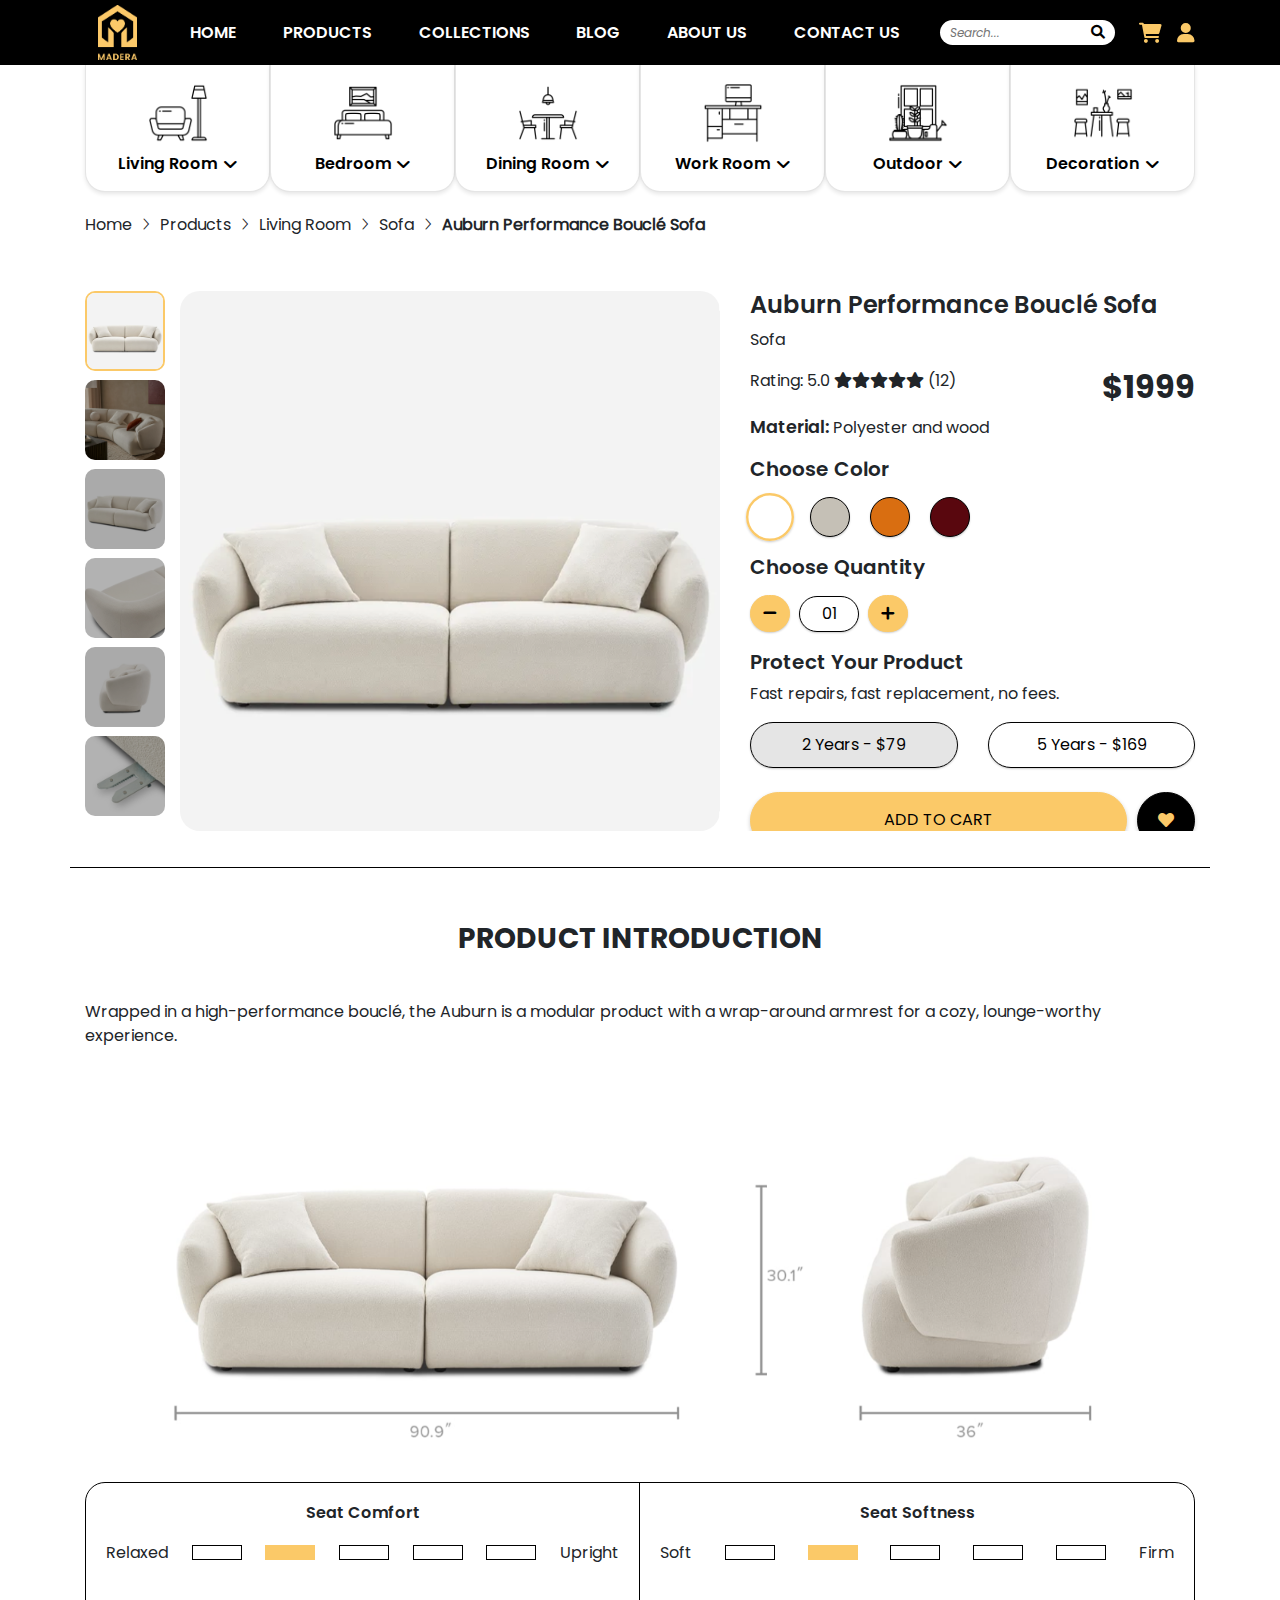
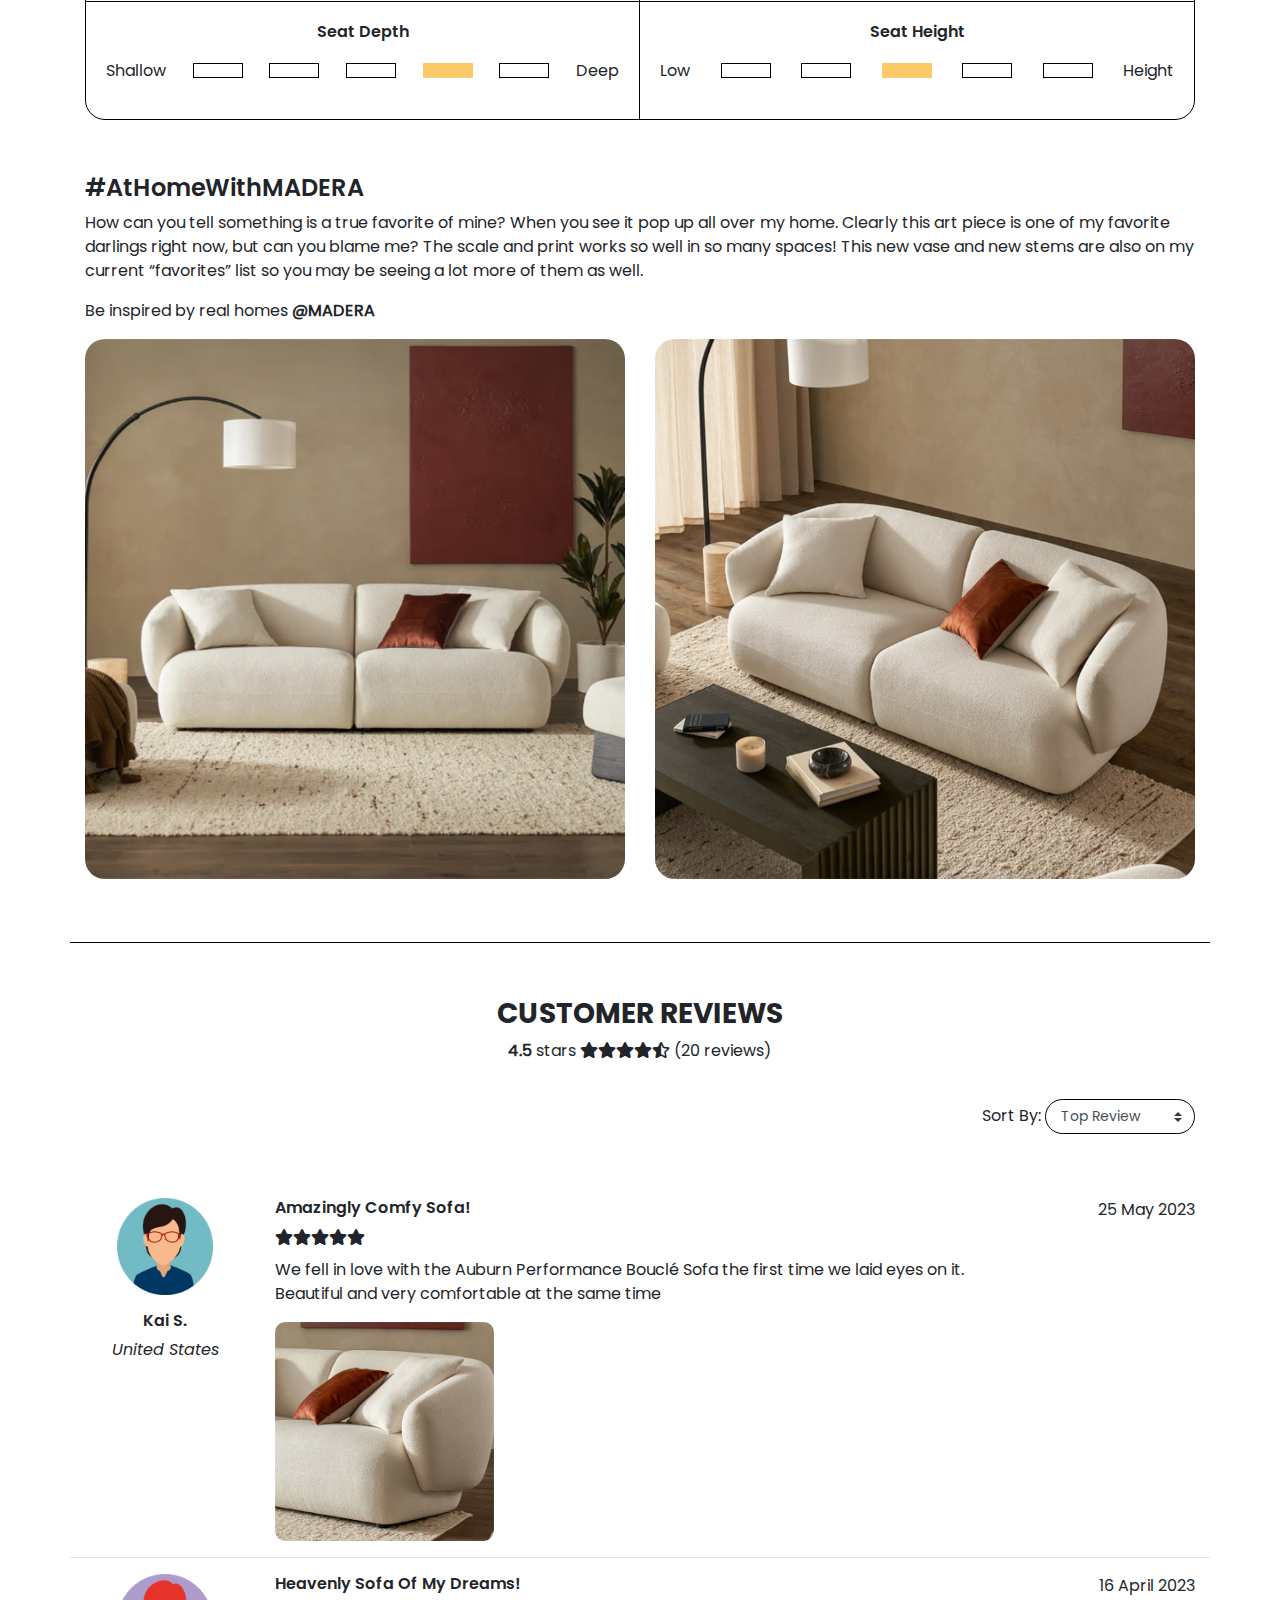
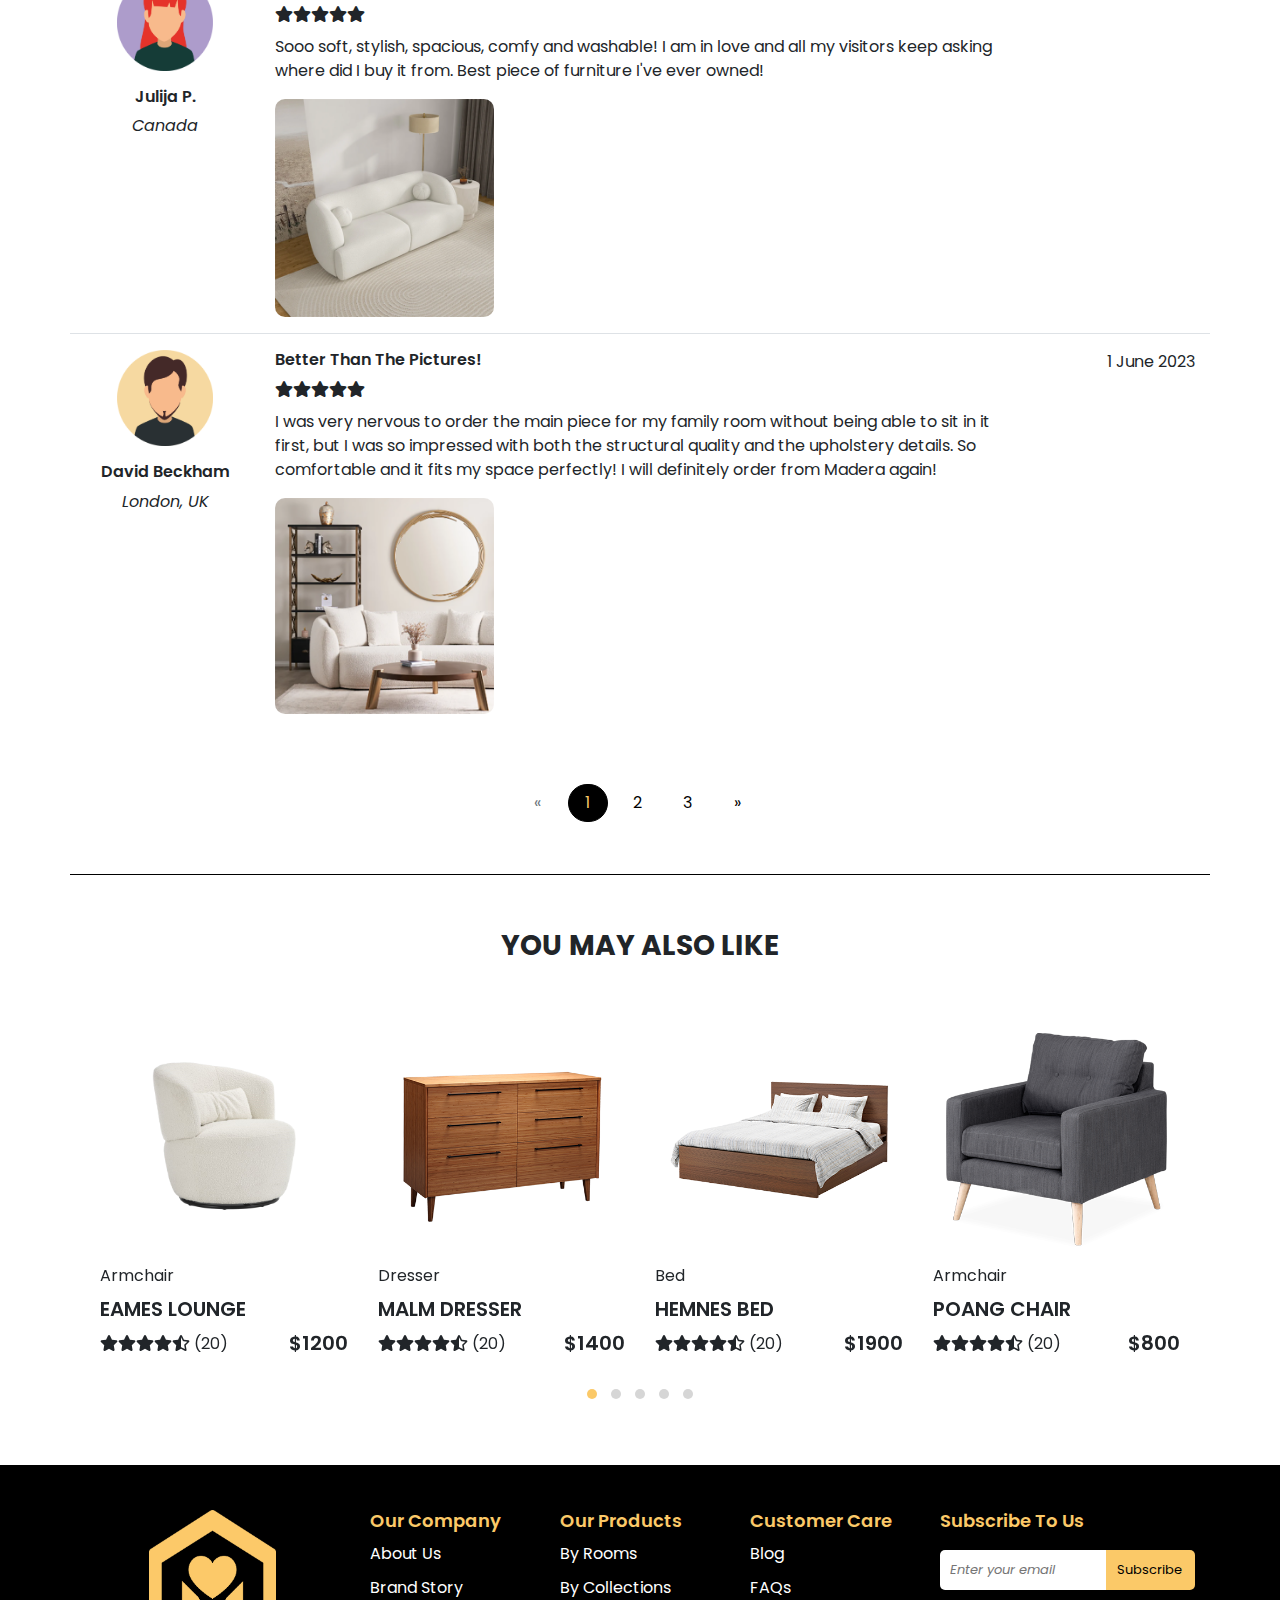
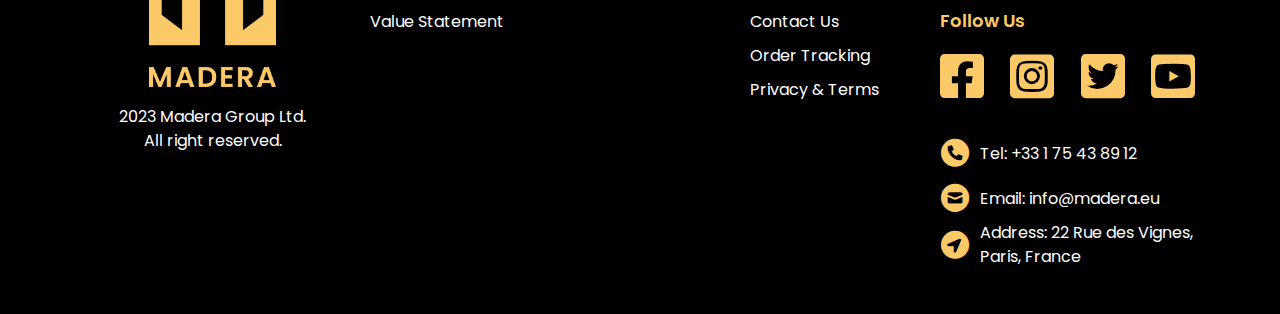
<file: detail2.html>
<!DOCTYPE html>
<html lang="en">
  <head>
    <meta charset="utf-8" />
    <meta http-equiv="X-UA-Compatible" content="IE=edge" />
    <meta name="viewport" content="width=device-width, initial-scale=1" />
    <title>Madera Detail Page</title>
    <!-- Bootstrap -->
    <link href="css/bootstrap-4.4.1.css" rel="stylesheet" />
    <!-- CSS -->
    <link href="css/common.css" rel="stylesheet" />
    <link rel="stylesheet" href="css/detail.css" />

    <!-- Owl Carousel CSS -->
    <link rel="stylesheet" href="js/owlcarousel/assets/owl.carousel.min.css" />
    <link rel="stylesheet" href="js/owlcarousel/assets/owl.theme.default.min.css" />

    <!-- Fontawesome -->
    <link rel="stylesheet" href="css/css/all.min.css" />

    <!-- jQuery (necessary for Bootstrap's JavaScript plugins) -->
    <script src="js/jquery-3.4.1.min.js"></script>
    <script src="js/popper.min.js"></script>
    <script src="js/bootstrap-4.4.1.js"></script>

    <!-- Owl Carousel JS -->
    <script src="js/owlcarousel/owl.carousel.min.js"></script>

    <!-- JavaScript viet vao file nay -->
    <script src="js/script.js"></script>

    <!-- KHONG VIET JAVA O FILE HTML -->
  </head>
  <body>
    <div class="container-fluid" id="blackscreen"></div>
    <div class="container-fluid" id="blackscreen2"></div>
    <div class="container-fluid" id="blackscreen3"></div>

    <!-- MODAL SIGN IN -->
    <div
      class="modal fade"
      id="exampleModalCenter"
      tabindex="-1"
      role="dialog"
      aria-labelledby="exampleModalCenterTitle"
      aria-hidden="true">
      <div class="modal-dialog modal-dialog-centered" role="document">
        <div class="modal-content">
          <div class="modal-header">
            <h5 class="modal-title" id="exampleModalLongTitle">Sign in to your account</h5>
            <!-- <button type="button" class="close" data-dismiss="modal" aria-label="Close">
        <span aria-hidden="true">&times;</span>
      </button> -->
          </div>
          <div class="modal-body">
            <form action="" method="post">
              <div class="row">
                <div class="col-10 offset-1">
                  <div class="modalicons"><i class="fa-solid fa-user"></i></div>
                  <input type="text" name="user" value="" id="userid" placeholder="Username" />
                </div>
              </div>
              <div class="row">
                <div class="col-10 offset-1">
                  <div class="modalicons"><i class="fa-solid fa-lock"></i></div>
                  <input type="password" name="pass" value="" id="passid" placeholder="Password" />
                </div>
              </div>
              <div class="row">
                <div class="col-5 offset-1" id="rememberme">
                  <label class="customcheckbox">
                    <input type="checkbox" />
                    <span class="checkmark"></span>
                    <span class="checkbox-label">Remember Me</span>
                  </label>
                </div>
                <div class="col-5" id="forgotpassword">
                  <a href=""><p>Forgot password?</p></a>
                </div>
              </div>
            </form>
          </div>
          <div class="modal-footer">
            <button type="button" class="signinmodalbtn">Sign In</button>
            <button type="button" class="cancelmodalbtn" data-dismiss="modal">Cancel</button>
            <div class="row" style="margin-top: 20px; margin-bottom: 0">
              <p>Don't have an account? <a href="">Click here to register</a></p>
            </div>
          </div>
        </div>
      </div>
    </div>

    <!-- MODAL CART-->
    <div
      class="modal fade"
      id="cart-modal"
      tabindex="-1"
      role="dialog"
      aria-labelledby="exampleModalCenterTitle"
      aria-hidden="true">
      <div class="modal-dialog modal-dialog-centered" role="document">
        <div class="modal-content">
          <div class="modal-header">
            <h5 class="modal-title" id="exampleModalLongTitle">View Cart</h5>
            <!-- <button type="button" class="close" data-dismiss="modal" aria-label="Close">
        <span aria-hidden="true">&times;</span>
      </button> -->
          </div>
          <div class="modal-body">
            <div class="row mb-3 align-items-center cart-modal">
              <div class="col-2">
                <img src="Images/Home/product/armchair1.png" alt="" class="img-thumbnail" />
              </div>
              <div class="col-4 p-0">
                <h6>POANG CHAIR</h6>
              </div>
              <div class="col-6">
                <div class="row align-items-center justify-content-center">
                  <div class="col-5 p-0">
                    <select name="color" id="" class="custom-select">
                      <option value="">Grey</option>
                      <option value="">White</option>
                      <option value="">Black</option>
                    </select>
                  </div>
                  <div class="col-5">
                    <select name="quantity" id="" class="custom-select">
                      <option value="">1</option>
                      <option value="">2</option>
                      <option value="">3</option>
                      <option value="">4</option>
                    </select>
                  </div>
                  <div class="col-2 p-0">
                    <button><i class="fa-solid fa-trash-can"></i></button>
                  </div>
                </div>
              </div>
            </div>
            <div class="row mb-3 align-items-center cart-modal">
              <div class="col-2">
                <img src="Images/Home/product/armchair3.png" alt="" class="img-thumbnail" />
              </div>
              <div class="col-4 p-0">
                <h6>COLETTE</h6>
              </div>
              <div class="col-6">
                <div class="row align-items-center justify-content-center">
                  <div class="col-5 p-0">
                    <select name="color" id="" class="custom-select">
                      <option value="">Grey</option>
                      <option value="">White</option>
                      <option value="">Black</option>
                    </select>
                  </div>
                  <div class="col-5">
                    <select name="quantity" id="" class="custom-select">
                      <option value="">1</option>
                      <option value="">2</option>
                      <option value="">3</option>
                      <option value="">4</option>
                    </select>
                  </div>
                  <div class="col-2 p-0">
                    <button><i class="fa-solid fa-trash-can"></i></button>
                  </div>
                </div>
              </div>
            </div>
            <p id="empty-cart-text" style="display: none; text-align: center; font-family: italicfont">
              There is no items in the cart
            </p>
          </div>
          <div class="modal-footer pb-4">
            <button type="button" class="cancelmodalbtn" data-dismiss="modal">Cancel</button>
            <button type="button" class="checkoutmodalbtn">Checkout</button>
          </div>
        </div>
      </div>
    </div>

    <!-- HEADER -->
    <div class="container-fluid" id="bgheader">
      <div class="container">
        <div class="row">
          <!--				MOBILE ICONS-->
          <div class="col-md-3 col-sm-3 col-3 d-lg-none" id="mobileicons">
            <ul>
              <li>
                <a id="triggermobilenavi"><i class="fa-solid fa-bars"></i></a>
              </li>
              <li>
                <a id="triggermobilesearch"><i class="fa-solid fa-magnifying-glass"></i></a>
              </li>
            </ul>
          </div>
          <!--				LOGO-->
          <div class="col-xl-1 col-lg-1 col-md-6 col-sm-6 col-6" id="logoheader">
            <a href="index.html"><img src="Images/Logo/Logo doc.png" /></a>
          </div>
          <!--	  			Navi desktop-->
          <div class="col-xl-8 col-lg-8 d-none d-lg-block" id="navi">
            <ul>
              <li><a href="index.html">HOME</a></li>
              <li>
                <a href="product.html" id="trigger-bgdropdownmenu"
                  >PRODUCTS <i class="fa-solid fa-chevron-down" id="icon-trigger-bgdropdownmenu"></i
                ></a>
              </li>
              <li><a href="collection.html">COLLECTIONS</a></li>
              <li><a href="blog.html">BLOG</a></li>
              <li><a href="aboutus.html">ABOUT US</a></li>
              <li><a href="faqs.html">CONTACT US</a></li>
            </ul>
          </div>
          <!--	  			Search-->
          <div class="col-xl-2 col-lg-2 d-none d-lg-block" id="search">
            <form>
              <input type="text" placeholder="Search..." id="searchfill" />
              <button id="searchbtn">
                <i class="fa-solid fa-magnifying-glass"></i>
              </button>
            </form>
          </div>
          <!--				ICONS-->
          <div class="col-xl-1 col-lg-1 col-md-3 col-sm-3 col-3 icons">
            <ul>
              <li>
                <a data-toggle="modal" data-target="#cart-modal"><i class="fa-solid fa-cart-shopping"></i></a>
              </li>
              <li>
                <a data-toggle="modal" data-target="#exampleModalCenter"><i class="fa-solid fa-user"></i></a>
              </li>
            </ul>
          </div>
        </div>
      </div>
    </div>
    <!--	  MOBILE NAVI-->
    <div class="container-fluid" id="bgmobilenavi">
      <div class="row">
        <div class="col-12" id="mobilenavi">
          <ul>
            <li><a href="index.html">HOME</a></li>
            <li>
              <div class="container mobile-dropdown-btn">
                <a href="product.html">PRODUCTS</a>
                <button class="trigger-mobile-dropdown-lv1">
                  <i class="fa-solid fa-plus"></i>
                </button>
              </div>
            </li>
            <div class="mobile-dropdown-container">
              <div class="row justify-content-between">
                <a href="product.html"><i class="fa-solid fa-couch"></i>Living Room</a>
                <button class="trigger-mobile-dropdown-lv2">
                  <i class="fa-solid fa-plus"></i>
                </button>
                <div class="row mobile-dropdown-container-level2">
                  <a href="product.html">Sofa</a>
                  <a href="product.html">Table</a>
                  <a href="product2.html">Cabinet</a>
                  <a href="product.html">Lighting</a>
                </div>
              </div>
              <div class="row justify-content-between">
                <a href="product.html"><i class="fa-solid fa-bed-front"></i>Bedroom</a>
                <button class="trigger-mobile-dropdown-lv2">
                  <i class="fa-solid fa-plus"></i>
                </button>
                <div class="row mobile-dropdown-container-level2">
                  <a href="product.html">Bed</a>
                  <a href="product.html">Wardrobe</a>
                  <a href="product.html">Mattress</a>
                  <a href="product.html">Bedside</a>
                </div>
              </div>
              <div class="row justify-content-between">
                <a href="product.html"><i class="fa-solid fa-fork-knife"></i>Dining Room</a>
                <button class="trigger-mobile-dropdown-lv2">
                  <i class="fa-solid fa-plus"></i>
                </button>
                <div class="row mobile-dropdown-container-level2">
                  <a href="product.html">Dining Table</a>
                  <a href="product.html">Dining Chair</a>
                  <a href="product.html">Dining Set</a>
                  <a href="product.html">Kitchen Cabinet</a>
                </div>
              </div>
              <div class="row justify-content-between">
                <a href="product.html"><i class="fa-solid fa-books"></i>Work Room</a>
                <button class="trigger-mobile-dropdown-lv2">
                  <i class="fa-solid fa-plus"></i>
                </button>
                <div class="row mobile-dropdown-container-level2">
                  <a href="product.html">Desk</a>
                  <a href="product.html">Office Chair</a>
                  <a href="product.html">Bookshelves</a>
                  <a href="product.html">Storage</a>
                </div>
              </div>
              <div class="row justify-content-between">
                <a href="product.html"><i class="fa-solid fa-trees"></i>Outdoor</a>
                <button class="trigger-mobile-dropdown-lv2">
                  <i class="fa-solid fa-plus"></i>
                </button>
                <div class="row mobile-dropdown-container-level2">
                  <a href="product.html">Garden Table</a>
                  <a href="product.html">Garden Chair</a>
                  <a href="product.html">Canopies</a>
                  <a href="product.html">Barbeques</a>
                </div>
              </div>
              <div class="row justify-content-between">
                <a href="product.html"><i class="fa-solid fa-lights-holiday"></i>Decoration</a>
                <button class="trigger-mobile-dropdown-lv2">
                  <i class="fa-solid fa-plus"></i>
                </button>
                <div class="row mobile-dropdown-container-level2" style="border-bottom: none">
                  <a href="product.html">Print Art</a>
                  <a href="product.html">Rugs</a>
                  <a href="product.html">Curtain</a>
                  <a href="product.html">Decor Objects</a>
                </div>
              </div>
            </div>
            <li><a href="collection.html">COLLECTIONS</a></li>
            <li><a href="blog.html">BLOG</a></li>
            <li><a href="aboutus.html">ABOUT US</a></li>
            <li><a href="faqs.html">CONTACT US</a></li>
          </ul>
        </div>
      </div>
    </div>

    <!-- MOBILE SEARCH -->
    <div class="container-fluid d-lg-none" id="bgmobilesearch">
      <div class="container">
        <div class="row">
          <div class="col-sm-12 col-12" id="mobilesearch">
            <form>
              <input type="text" placeholder="Search..." id="mobilesearchfill" />
              <button id="mobilesearchbtn">
                <i class="fa-solid fa-magnifying-glass"></i>
              </button>
            </form>
          </div>
        </div>
      </div>
    </div>
    <!-- PRODUCT MENU -->
    <div class="container" id="bgdropdownmenu">
      <div class="row">
        <div class="col-xl-12 col-lg-12 d-none d-lg-block">
          <ul class="productmenu">
            <li class="menuproductbutton" data-dropdown="1">
              <a href="product.html" class="dropdownbutton" data-dropdown="1">
                <img src="Images/flaticon/couch.png" />
                <ul>
                  <li><h6>Living Room</h6></li>
                  <li><i class="fa-solid fa-chevron-down"></i></li>
                </ul>
              </a>
            </li>
            <li class="menuproductbutton" data-dropdown="2">
              <a href="product.html" class="dropdownbutton" data-dropdown="2">
                <img src="Images/flaticon/bed.png" />
                <ul>
                  <li><h6>Bedroom</h6></li>
                  <li><i class="fa-solid fa-chevron-down"></i></li>
                </ul>
              </a>
            </li>
            <li class="menuproductbutton" data-dropdown="3">
              <a href="product.html" class="dropdownbutton" data-dropdown="3">
                <img src="Images/flaticon/dinner-table.png" />
                <ul>
                  <li><h6>Dining Room</h6></li>
                  <li><i class="fa-solid fa-chevron-down"></i></li>
                </ul>
              </a>
            </li>
            <li class="menuproductbutton" data-dropdown="4">
              <a href="product.html" class="dropdownbutton" data-dropdown="4">
                <img src="Images/flaticon/work-table.png" />
                <ul>
                  <li><h6>Work Room</h6></li>
                  <li><i class="fa-solid fa-chevron-down"></i></li>
                </ul>
              </a>
            </li>
            <li class="menuproductbutton" data-dropdown="5">
              <a href="product.html" class="dropdownbutton" data-dropdown="5">
                <img src="Images/flaticon/outdoor.png" />
                <ul>
                  <li><h6>Outdoor</h6></li>
                  <li><i class="fa-solid fa-chevron-down"></i></li>
                </ul>
              </a>
            </li>
            <li class="menuproductbutton" data-dropdown="6">
              <a href="product.html" class="dropdownbutton" data-dropdown="6">
                <img src="Images/flaticon/decoration.png" />
                <ul>
                  <li><h6>Decoration</h6></li>
                  <li><i class="fa-solid fa-chevron-down"></i></li>
                </ul>
              </a>
            </li>
          </ul>
        </div>
      </div>
      <!-- DROPDOWN MENU -->
      <div class="row">
        <div class="container productmenudropdown">
          <div class="col-xl-2 col-lg-2 d-none d-lg-block productmenudropdownbox">
            <div class="dropdown-content" data-dropdown="1">
              <div class="col-3 dropdown-content-button left-dropdown-box tab">
                <a href="product.html"
                  ><button class="tablinks" onmouseover="openTab(event, 'Sofa')" data-dropdown="1">Sofa</button></a
                >
                <a href="product.html"><button class="tablinks" onmouseover="openTab(event, 'Table')">Table</button></a>
                <a href="product2.html"
                  ><button class="tablinks" onmouseover="openTab(event, 'Cabinet')">Cabinet</button></a
                >
                <a href="product.html"
                  ><button class="tablinks" onmouseover="openTab(event, 'Lighting')">Lighting</button></a
                >
              </div>
              <div class="col-9 dropdown-content-image right-dropdown-box">
                <div id="Sofa" class="tabcontent righttab" data-dropdown="1">
                  <h3>Sofa</h3>
                  <p>Cozy and stylish seating options</p>
                  <img src="Images/sofa.png" class="img-fluid" />
                </div>
                <div id="Table" class="tabcontent righttab">
                  <h3>Table</h3>
                  <p>Functional and decorative centerpieces</p>
                  <img src="Images/table.png" class="img-fluid" />
                </div>
                <div id="Cabinet" class="tabcontent righttab">
                  <h3>Cabinet</h3>
                  <p>Storage solutions with a modern twist</p>
                  <img src="Images/cabinet.png" alt="" class="img-fluid" />
                </div>
                <div id="Lighting" class="tabcontent righttab">
                  <h3>Lighting</h3>
                  <p>Ambiance-enhancing fixtures for any space</p>
                  <img src="Images/lighting.png" alt="" class="img-fluid" />
                </div>
              </div>
            </div>
          </div>
          <div class="col-xl-2 col-lg-2 d-none d-lg-block productmenudropdownbox">
            <div class="dropdown-content" data-dropdown="2">
              <div class="col-3 dropdown-content-button left-dropdown-box tab">
                <a href="product.html"
                  ><button class="tablinks" onmouseover="openTab(event, 'Bed')" data-dropdown="2">Bed</button></a
                >
                <a href="product.html"
                  ><button class="tablinks" onmouseover="openTab(event, 'Wardrobe')">Wardrobe</button></a
                >
                <a href="product.html"
                  ><button class="tablinks" onmouseover="openTab(event, 'Mattress')">Mattress</button></a
                >
                <a href="product.html"
                  ><button class="tablinks" onmouseover="openTab(event, 'Bedside')">Bedside</button></a
                >
              </div>
              <div class="col-9 dropdown-content-image right-dropdown-box">
                <div id="Bed" class="tabcontent righttab" data-dropdown="2">
                  <h3>Bed</h3>
                  <p>Sturdy and stylish designs</p>
                  <img src="Images/bed.png" class="img-fluid" />
                </div>
                <div id="Wardrobe" class="tabcontent righttab">
                  <h3>Wardrobe</h3>
                  <p>Spacious storage solutions for clothes</p>
                  <img src="Images/wardrobe.png" alt="" class="img-fluid" />
                </div>
                <div id="Mattress" class="tabcontent righttab">
                  <h3>Mattress</h3>
                  <p>Luxurious comfort for a dreamy slumber</p>
                  <img src="Images/mattress.png" alt="" class="img-fluid" />
                </div>
                <div id="Bedside" class="tabcontent righttab">
                  <h3>Bedside</h3>
                  <p>Convenient bedside storage for essentials</p>
                  <img src="Images/bedside.png" alt="" class="img-fluid" />
                </div>
              </div>
            </div>
          </div>
          <div class="col-xl-2 col-lg-2 d-none d-lg-block productmenudropdownbox">
            <div class="dropdown-content" data-dropdown="3">
              <div class="col-3 dropdown-content-button left-dropdown-box tab">
                <a href="product.html"
                  ><button class="tablinks" onmouseover="openTab(event, 'dining-table')" data-dropdown="3">
                    Dining Table
                  </button></a
                >
                <a href="product.html"
                  ><button class="tablinks" onmouseover="openTab(event, 'dining-chair')">Dining Chair</button></a
                >
                <a href="product.html"
                  ><button class="tablinks" onmouseover="openTab(event, 'dining-set')">Dining Set</button></a
                >
                <a href="product.html"
                  ><button class="tablinks" onmouseover="openTab(event, 'kitchen-cabinet')">Kitchen Cabinet</button></a
                >
              </div>
              <div class="col-9 dropdown-content-image right-dropdown-box">
                <div id="dining-table" class="tabcontent righttab" data-dropdown="3">
                  <h3>Dining Table</h3>
                  <p>Gather around a beautiful table</p>
                  <img src="Images/diningtable.png" class="img-fluid" />
                </div>
                <div id="dining-chair" class="tabcontent righttab">
                  <h3>Dining Chair</h3>
                  <p>Sit in style and comfort</p>
                  <img src="Images/diningchair.png" alt="" class="img-fluid" />
                </div>
                <div id="dining-set" class="tabcontent righttab">
                  <h3>Dining Set</h3>
                  <p>Complete your dining room with ease</p>
                  <img src="Images/diningset.png" alt="" class="img-fluid" />
                </div>
                <div id="kitchen-cabinet" class="tabcontent righttab">
                  <h3>Kitchen Cabinet</h3>
                  <p>Organize and beautify your kitchen space</p>
                  <img src="Images/kitchencabinet.png" alt="" class="img-fluid" />
                </div>
              </div>
            </div>
          </div>
          <div class="col-xl-2 col-lg-2 d-none d-lg-block productmenudropdownbox">
            <div class="dropdown-content dropdown-content-reverse" data-dropdown="4">
              <div class="col-9 dropdown-content-image left-dropdown-box">
                <div id="desk" class="tabcontent lefttab" data-dropdown="4">
                  <h3>Desk</h3>
                  <p>For a productive workspace</p>
                  <img src="Images/workdesk.png" class="img-fluid" />
                </div>
                <div id="office-chair" class="tabcontent lefttab">
                  <h3>Office Chair</h3>
                  <p>Comfortable and stylish seating</p>
                  <img src="Images/workchair.png" alt="" class="img-fluid" />
                </div>
                <div id="book-shelves" class="tabcontent lefttab">
                  <h3>Book Shelves</h3>
                  <p>Organize your workspace</p>
                  <img src="Images/bookshelves.png" alt="" class="img-fluid" />
                </div>
                <div id="storage" class="tabcontent lefttab">
                  <h3>Storage</h3>
                  <p>Keep your important documents safe</p>
                  <img src="Images/workstorage.png" alt="" class="img-fluid" />
                </div>
              </div>
              <div class="col-3 dropdown-content-button right-dropdown-box tab">
                <a href="product.html"
                  ><button class="tablinks" onmouseover="openTab(event, 'desk')" data-dropdown="4">Desk</button></a
                >
                <a href="product.html"
                  ><button class="tablinks" onmouseover="openTab(event, 'office-chair')">Office Chair</button></a
                >
                <a href="product.html"
                  ><button class="tablinks" onmouseover="openTab(event, 'book-shelves')">Book Shelves</button></a
                >
                <a href="product.html"
                  ><button class="tablinks" onmouseover="openTab(event, 'storage')">Storage</button></a
                >
              </div>
            </div>
          </div>
          <div class="col-xl-2 col-lg-2 d-none d-lg-block productmenudropdownbox">
            <div class="dropdown-content dropdown-content-reverse" data-dropdown="5">
              <div class="col-9 dropdown-content-image left-dropdown-box">
                <div id="garden-table" class="tabcontent lefttab" data-dropdown="5">
                  <h3>Garden Table</h3>
                  <p>Dine with our stylish garden tables.</p>
                  <img src="Images/gardentable.png" class="img-fluid" />
                </div>
                <div id="garden-chair" class="tabcontent lefttab">
                  <h3>Garden Chair</h3>
                  <p>Relax and unwind</p>
                  <img src="Images/gardenchair.png" alt="" class="img-fluid" />
                </div>
                <div id="canopies" class="tabcontent lefttab">
                  <h3>Canopies</h3>
                  <p>Stay cool and shaded</p>
                  <img src="Images/gardenumbrella.png" alt="" class="img-fluid" />
                </div>
                <div id="barbecues" class="tabcontent lefttab">
                  <h3>Barbecues</h3>
                  <p>Host the perfect outdoor cookout</p>
                  <img src="Images/gardenbarbeque.png" alt="" class="img-fluid" />
                </div>
              </div>
              <div class="col-3 dropdown-content-button right-dropdown-box tab">
                <a href="product.html"
                  ><button class="tablinks" onmouseover="openTab(event, 'garden-table')" data-dropdown="5">
                    Garden Table
                  </button></a
                >
                <a href="product.html"
                  ><button class="tablinks" onmouseover="openTab(event, 'garden-chair')">Garden Chair</button></a
                >
                <a href="product.html"
                  ><button class="tablinks" onmouseover="openTab(event, 'canopies')">Canopies</button></a
                >
                <a href="product.html"
                  ><button class="tablinks" onmouseover="openTab(event, 'barbecues')">Barbecues</button></a
                >
              </div>
            </div>
          </div>
          <div class="col-xl-2 col-lg-2 d-none d-lg-block productmenudropdownbox">
            <div class="dropdown-content dropdown-content-reverse" data-dropdown="6">
              <div class="col-9 dropdown-content-image left-dropdown-box">
                <div id="print-art" class="tabcontent lefttab" data-dropdown="6">
                  <h3>Print Art</h3>
                  <p>Inspiring wall decor</p>
                  <img src="Images/printing.png" class="img-fluid" />
                </div>
                <div id="rugs" class="tabcontent lefttab">
                  <h3>Rugs</h3>
                  <p>Soften your living environment</p>
                  <img src="Images/rugs.png" alt="" class="img-fluid" />
                </div>
                <div id="curtain" class="tabcontent lefttab">
                  <h3>Curtain</h3>
                  <p>Add privacy and style</p>
                  <img src="Images/curtain.png" alt="" class="img-fluid" />
                </div>
                <div id="deco-objects" class="tabcontent lefttab">
                  <h3>Objects</h3>
                  <p>The final touch</p>
                  <img src="Images/decoobjects.png" alt="" class="img-fluid" />
                </div>
              </div>
              <div class="col-3 dropdown-content-button right-dropdown-box tab">
                <a href="product.html"
                  ><button class="tablinks" onmouseover="openTab(event, 'print-art')" data-dropdown="6">
                    Print Art
                  </button></a
                >
                <a href="product.html"><button class="tablinks" onmouseover="openTab(event, 'rugs')">Rugs</button></a>
                <a href="product.html"
                  ><button class="tablinks" onmouseover="openTab(event, 'curtain')">Curtain</button></a
                >
                <a href="product.html"
                  ><button class="tablinks" onmouseover="openTab(event, 'deco-objects')">Decor Objects</button></a
                >
              </div>
            </div>
          </div>
        </div>
      </div>
    </div>

    <!-- DETAIL BODY START HERE -->
    <!-- breadcrum -->
    <div class="container mainsection breadcrum">
      <ul>
        <li><a href="index.html">Home</a></li>
        <li><i class="fa-light fa-angle-right"></i></li>
        <li><a href="product.html">Products</a></li>
        <li><i class="fa-light fa-angle-right"></i></li>
        <li><a href="product.html">Living Room</a></li>
        <li><i class="fa-light fa-angle-right"></i></li>
        <li><a href="product.html">Sofa</a></li>
        <li><i class="fa-light fa-angle-right"></i></li>
        <li><b>Auburn Performance Bouclé Sofa</b></li>
      </ul>
    </div>

    <!-- PRODUCT PHOTO -->
    <div class="container mainsection detail-section1">
      <div class="row">
        <div class="col-12 productname-mobi">
          <h4>Auburn Performance Bouclé Sofa</h4>
          <a href="product.html">
            <p>Sofa</p>
          </a>
        </div>
        <div class="col-xl-1 col-lg-1 col-md-2 order-md-0 col-12 order-1 smallimagebox">
          <img src="Images/Detail/Product2/1.png" alt="" class="img-fluid img-active" />
          <img src="Images/Detail/Product2/2.png" alt="" class="img-fluid" />
          <img src="Images/Detail/Product2/3.png" alt="" class="img-fluid" />
          <img src="Images/Detail/Product2/4.png" alt="" class="img-fluid" />
          <img src="Images/Detail/Product2/5.png" alt="" class="img-fluid" />
          <img src="Images/Detail/Product2/6.png" alt="" class="img-fluid" />
        </div>
        <div class="col-xl-6 col-lg-6 col-md-10 order-md-1 col-12 order-0 bigimagebox">
          <img src="Images/Detail/Product2/1.png" alt="" class="img-fluid" />
        </div>
        <div class="col-xl-5 col-lg-5 order-lg-2 col-12 order-3 productinfo">
          <div class="productname-desktop">
            <h4>Auburn Performance Bouclé Sofa</h4>
            <div class="row row-cols-2">
              <div class="col">
                <a href="product.html">
                  <p>Sofa</p>
                </a>
              </div>
            </div>
          </div>
          <div class="row row-cols-2 mt-lg-0 mt-3">
            <div class="col-8 productbox-review">
              <p>Rating: 5.0</p>
              <i class="fa-solid fa-star"></i><i class="fa-solid fa-star"></i><i class="fa-solid fa-star"></i
              ><i class="fa-solid fa-star"></i><i class="fa-solid fa-star"></i>
              <p>(12)</p>
            </div>
            <div class="col-4 text-right">
              <h2>$1999</h2>
            </div>
          </div>
          <p><b>Material:</b> Polyester and wood</p>
          <div class="choosecolor">
            <h5 class="my-3">Choose Color</h5>
            <ul>
              <li class="colorbox colorbox-active"></li>
              <li class="colorbox" style="background-color: #c5c0b6"></li>
              <li class="colorbox" style="background-color: #d96e11"></li>
              <li class="colorbox" style="background-color: #59070e"></li>
            </ul>
          </div>
          <div class="selectquantity">
            <h5 class="my-3">Choose Quantity</h5>
            <div>
              <button class="minusbtn"><i class="fa-solid fa-minus"></i></button>
              <input type="text" placeholder="01" class="quantityinput" />
              <button class="plusbtn"><i class="fa-solid fa-plus"></i></button>
            </div>
          </div>
          <h5>Protect Your Product</h5>
          <p>Fast repairs, fast replacement, no fees.</p>
          <div class="row row-cols-2">
            <div class="col"><button class="warrantybtn wrt-active">2 Years - $79</button></div>
            <div class="col"><button class="warrantybtn">5 Years - $169</button></div>
          </div>
          <div class="buyproduct my-4">
            <button class="buybtn">ADD TO CART</button>
            <button class="likebtn" type="button" data-toggle="tooltip" data-placement="top" title="Add To Favorites">
              <i class="fa-solid fa-heart"></i>
            </button>
          </div>
          <p style="font-family: italicfont">In Stock</p>
          <p>Ship Globally</p>
          <p>Delivery Estimated Within <b>2 Weeks</b></p>
          <p style="font-family: italicfont">Delivery calculated per shipment*</p>
          <p>14-Day Returns*</p>
          <p>*: <a href="">Terms and Conditions</a> apply</p>
        </div>
      </div>
    </div>

    <!-- PRODUCT DIMENSION -->
    <div class="container mainsection detail-section2">
      <div class="pagename">
        <h3>PRODUCT INTRODUCTION</h3>
      </div>
      <p>
        Wrapped in a high-performance bouclé, the Auburn is a modular product with a wrap-around armrest for a cozy,
        lounge-worthy experience.
      </p>
      <img src="Images/Detail/Product2/describe.png" alt="" class="img-fluid" />
      <div class="row my-2">
        <div class="container">
          <div class="col-12 productdimension">
            <div class="row">
              <div class="col-xl-6 col-lg-6 col-12 dimensionbox dimensionbox-1">
                <h6>Seat Comfort</h6>
                <ul>
                  <li>Relaxed</li>
                  <li><div class="box"></div></li>
                  <li><div class="box-active"></div></li>
                  <li><div class="box"></div></li>
                  <li><div class="box"></div></li>
                  <li><div class="box"></div></li>
                  <li>Upright</li>
                </ul>
              </div>
              <div class="col-xl-6 col-lg-6 col-12 dimensionbox dimensionbox-2">
                <h6>Seat Softness</h6>
                <ul>
                  <li>Soft</li>
                  <li><div class="box"></div></li>
                  <li><div class="box-active"></div></li>
                  <li><div class="box"></div></li>
                  <li><div class="box"></div></li>
                  <li><div class="box"></div></li>
                  <li>Firm</li>
                </ul>
              </div>
              <div class="col-xl-6 col-lg-6 col-12 dimensionbox dimensionbox-3">
                <h6>Seat Depth</h6>
                <ul>
                  <li>Shallow</li>
                  <li><div class="box"></div></li>
                  <li><div class="box"></div></li>
                  <li><div class="box"></div></li>
                  <li><div class="box-active"></div></li>
                  <li><div class="box"></div></li>
                  <li>Deep</li>
                </ul>
              </div>
              <div class="col-xl-6 col-lg-6 col-12 dimensionbox dimensionbox-4">
                <h6>Seat Height</h6>
                <ul>
                  <li>Low</li>
                  <li><div class="box"></div></li>
                  <li><div class="box"></div></li>
                  <li><div class="box-active"></div></li>
                  <li><div class="box"></div></li>
                  <li><div class="box"></div></li>
                  <li>Height</li>
                </ul>
              </div>
            </div>
          </div>
        </div>
      </div>
    </div>

    <!-- AT HOME WITH MADERA -->
    <div class="container mainsection detail-section3">
      <h4>#AtHomeWithMADERA</h4>
      <p>
        How can you tell something is a true favorite of mine? When you see it pop up all over my home. Clearly this art
        piece is one of my favorite darlings right now, but can you blame me? The scale and print works so well in so
        many spaces! This new vase and new stems are also on my current “favorites” list so you may be seeing a lot more
        of them as well.
      </p>
      <p>
        Be inspired by real homes
        <span class="font-weight-bold">@MADERA</span>
      </p>
      <div class="row">
        <div class="col-xl-6 col-lg-6 col-12">
          <img src="Images/Detail/Product2/7.png" class="img-fluid" />
        </div>
        <div class="col-xl-6 col-lg-6 col-12">
          <img src="Images/Detail/Product2/8.png" class="img-fluid" />
        </div>
      </div>
    </div>

    <!-- CUSTOMER REVIEW -->
    <div class="container mainsection detail-section4">
      <div class="pagename">
        <h3>CUSTOMER REVIEWS</h3>
        <div class="productbox-review">
          <p><b>4.5</b> stars</p>
          <i class="fa-solid fa-star"></i><i class="fa-solid fa-star"></i><i class="fa-solid fa-star"></i
          ><i class="fa-solid fa-star"></i><i class="fa-solid fa-star-half-stroke"></i>
          <p>(20 reviews)</p>
        </div>
      </div>
      <div class="row mt-3 mb-5">
        <div class="container text-right rating-sort">
          <span>Sort By:</span>
          <select name="" id="" class="custom-select">
            <option value="">Top Review</option>
            <option value="">Most Recent</option>
            <option value="">Highest Rating</option>
            <option value="">Lowest Rating</option>
          </select>
        </div>
      </div>
      <div class="customer-review">
        <!-- review1 -->
        <div class="row py-3 align-items-start">
          <div class="col-lg-2 col-8 order-0 customer-name">
            <div class="row row-cols-lg-1 row-cols-2 justify-content-lg-center">
              <div class="col-lg-8 col-md-2 col-sm-3 col-4 mb-lg-3 mb-4">
                <img src="Images/Detail/Product2/User Review/user 2.png" alt="" class="img-fluid" />
              </div>
              <div class="col text-lg-center p-0">
                <h6>Kai S.</h6>
                <p style="font-family: italicfont">United States</p>
              </div>
            </div>
          </div>
          <div class="col-lg-8 order-lg-1 col-12 order-2 review-content">
            <h6>Amazingly Comfy Sofa!</h6>
            <div class="productbox-review mb-2">
              <i class="fa-solid fa-star"></i><i class="fa-solid fa-star"></i><i class="fa-solid fa-star"></i
              ><i class="fa-solid fa-star"></i><i class="fa-solid fa-star"></i>
            </div>
            <p>
              We fell in love with the Auburn Performance Bouclé Sofa the first time we laid eyes on it. Beautiful and
              very comfortable at the same time
            </p>
            <img src="Images/Detail/Product2/User Review/9.png" alt="" class="img-fluid" />
          </div>
          <div class="col-lg-2 order-lg-2 col-4 order-1 review-date text-right">25 May 2023</div>
        </div>
        <!-- review2 -->
        <div class="row py-3 align-items-start border-top">
          <div class="col-lg-2 col-8 order-0 customer-name">
            <div class="row row-cols-lg-1 row-cols-2 justify-content-lg-center">
              <div class="col-lg-8 col-md-2 col-sm-3 col-4 mb-lg-3 mb-4">
                <img src="Images/Detail/Product2/User Review/user 1.png" alt="" class="img-fluid" />
              </div>
              <div class="col text-lg-center p-0">
                <h6>Julija P.</h6>
                <p style="font-family: italicfont">Canada</p>
              </div>
            </div>
          </div>
          <div class="col-lg-8 order-lg-1 col-12 order-2 review-content">
            <h6>Heavenly Sofa Of My Dreams!</h6>
            <div class="productbox-review mb-2">
              <i class="fa-solid fa-star"></i><i class="fa-solid fa-star"></i><i class="fa-solid fa-star"></i
              ><i class="fa-solid fa-star"></i><i class="fa-solid fa-star"></i>
            </div>
            <p>
              Sooo soft, stylish, spacious, comfy and washable! I am in love and all my visitors keep asking where did I
              buy it from. Best piece of furniture I've ever owned!
            </p>
            <img src="Images/Detail/Product2/User Review/10.png" alt="" class="img-fluid" />
          </div>
          <div class="col-lg-2 order-lg-2 col-4 order-1 review-date text-right">16 April 2023</div>
        </div>
        <!-- review3 -->
        <div class="row py-3 align-items-start border-top">
          <div class="col-lg-2 col-8 order-0 customer-name">
            <div class="row row-cols-lg-1 row-cols-2 justify-content-lg-center">
              <div class="col-lg-8 col-md-2 col-sm-3 col-4 mb-lg-3 mb-4">
                <img src="Images/Detail/Product2/User Review/user 3.png" alt="" class="img-fluid" />
              </div>
              <div class="col text-lg-center p-0">
                <h6>David Beckham</h6>
                <p style="font-family: italicfont">London, UK</p>
              </div>
            </div>
          </div>
          <div class="col-lg-8 order-lg-1 col-12 order-2 review-content">
            <h6>Better Than The Pictures!</h6>
            <div class="productbox-review mb-2">
              <i class="fa-solid fa-star"></i><i class="fa-solid fa-star"></i><i class="fa-solid fa-star"></i
              ><i class="fa-solid fa-star"></i><i class="fa-solid fa-star"></i>
            </div>
            <p>
              I was very nervous to order the main piece for my family room without being able to sit in it first, but I
              was so impressed with both the structural quality and the upholstery details. So comfortable and it fits
              my space perfectly! I will definitely order from Madera again!
            </p>
            <img src="Images/Detail/Product2/User Review/11.png" alt="" class="img-fluid" />
          </div>
          <div class="col-lg-2 order-lg-2 col-4 order-1 review-date text-right">1 June 2023</div>
        </div>
      </div>
      <!-- page navigation -->
      <div class="page-navigation">
        <nav aria-label="Page navigation example">
          <ul class="pagination justify-content-center">
            <li class="page-item disabled">
              <a class="page-link" href="#" aria-label="Previous">
                <span aria-hidden="true">&laquo;</span>
              </a>
            </li>
            <li class="page-item active"><a class="page-link" href="#">1</a></li>
            <li class="page-item"><a class="page-link" href="#">2</a></li>
            <li class="page-item"><a class="page-link" href="#">3</a></li>
            <li class="page-item">
              <a class="page-link" href="#"><span aria-hidden="true">&raquo;</span></a>
            </li>
          </ul>
        </nav>
      </div>
    </div>

    <!-- SUGGESTED PRODUCT -->
    <div class="container mainsection detail-section5">
      <div class="pagename">
        <h3>YOU MAY ALSO LIKE</h3>
      </div>
      <!-- PRODUCT CAROUSEL 1 -->
      <div class="row owl-carousel owl-theme productcarousel">
        <!-- PRODUCT 1 -->
        <div class="col-12">
          <div class="productbox">
            <a href=""><img src="Images/Home/product/armchair3.png" class="img-fluid" /> </a>
            <!-- OVERLAY BUTTON -->
            <div class="productbox-overlay">
              <button
                class="productbox-addtofavorite-btn"
                type="button"
                data-toggle="tooltip"
                data-placement="left"
                title="Add To Favorites">
                <i class="fa-solid fa-heart"></i>
              </button>
              <button
                class="productbox-addtocart-btn"
                type="button"
                data-toggle="tooltip"
                data-placement="left"
                title="Add To Cart">
                <i class="fa-solid fa-cart-plus"></i>
              </button>
            </div>
            <!-- PRODUCT CONTENT -->
            <a href="product.html">
              <p>Armchair</p>
            </a>
            <a href="">
              <h5>EAMES LOUNGE</h5>
            </a>
            <div class="row">
              <div class="container productbox-price">
                <div class="productbox-review">
                  <i class="fa-solid fa-star"></i><i class="fa-solid fa-star"></i><i class="fa-solid fa-star"></i
                  ><i class="fa-solid fa-star"></i><i class="fa-solid fa-star-half-stroke"></i>
                  <p>(20)</p>
                </div>
                <h5>$1200</h5>
              </div>
            </div>
          </div>
        </div>
        <!-- PRODUCT 2 -->
        <div class="col-12">
          <div class="productbox">
            <a href=""><img src="Images/Home/product/dresser.png" class="img-fluid" /></a>
            <!-- OVERLAY BUTTON -->
            <div class="productbox-overlay">
              <button
                class="productbox-addtofavorite-btn"
                type="button"
                data-toggle="tooltip"
                data-placement="left"
                title="Add To Favorites">
                <i class="fa-solid fa-heart"></i>
              </button>
              <button
                class="productbox-addtocart-btn"
                type="button"
                data-toggle="tooltip"
                data-placement="left"
                title="Add To Cart">
                <i class="fa-solid fa-cart-plus"></i>
              </button>
            </div>
            <!-- PRODUCT CONTENT -->
            <a href="product.html">
              <p>Dresser</p>
            </a>
            <a href="">
              <h5>MALM DRESSER</h5>
            </a>
            <div class="row">
              <div class="container productbox-price">
                <div class="productbox-review">
                  <i class="fa-solid fa-star"></i><i class="fa-solid fa-star"></i><i class="fa-solid fa-star"></i
                  ><i class="fa-solid fa-star"></i><i class="fa-solid fa-star-half-stroke"></i>
                  <p>(20)</p>
                </div>
                <h5>$1400</h5>
              </div>
            </div>
          </div>
        </div>
        <!-- PRODUCT 3 -->
        <div class="col-12">
          <div class="productbox">
            <a href=""><img src="Images/Home/product/bed.png" class="img-fluid" /></a>
            <!-- OVERLAY BUTTON -->
            <div class="productbox-overlay">
              <button
                class="productbox-addtofavorite-btn"
                type="button"
                data-toggle="tooltip"
                data-placement="left"
                title="Add To Favorites">
                <i class="fa-solid fa-heart"></i>
              </button>
              <button
                class="productbox-addtocart-btn"
                type="button"
                data-toggle="tooltip"
                data-placement="left"
                title="Add To Cart">
                <i class="fa-solid fa-cart-plus"></i>
              </button>
            </div>
            <!-- PRODUCT CONTENT -->
            <a href="product.html">
              <p>Bed</p>
            </a>
            <a href="">
              <h5>HEMNES BED</h5>
            </a>
            <div class="row">
              <div class="container productbox-price">
                <div class="productbox-review">
                  <i class="fa-solid fa-star"></i><i class="fa-solid fa-star"></i><i class="fa-solid fa-star"></i
                  ><i class="fa-solid fa-star"></i><i class="fa-solid fa-star-half-stroke"></i>
                  <p>(20)</p>
                </div>
                <h5>$1900</h5>
              </div>
            </div>
          </div>
        </div>
        <!-- PRODUCT 4 -->
        <div class="col-12">
          <div class="productbox">
            <a href=""><img src="Images/Home/product/armchair1.png" class="img-fluid" /></a>
            <!-- OVERLAY BUTTON -->
            <div class="productbox-overlay">
              <button
                class="productbox-addtofavorite-btn"
                type="button"
                data-toggle="tooltip"
                data-placement="left"
                title="Add To Favorites">
                <i class="fa-solid fa-heart"></i>
              </button>
              <button
                class="productbox-addtocart-btn"
                type="button"
                data-toggle="tooltip"
                data-placement="left"
                title="Add To Cart">
                <i class="fa-solid fa-cart-plus"></i>
              </button>
            </div>
            <!-- PRODUCT CONTENT -->
            <a href="product.html">
              <p>Armchair</p>
            </a>
            <a href="">
              <h5>POANG CHAIR</h5>
            </a>
            <div class="row">
              <div class="container productbox-price">
                <div class="productbox-review">
                  <i class="fa-solid fa-star"></i><i class="fa-solid fa-star"></i><i class="fa-solid fa-star"></i
                  ><i class="fa-solid fa-star"></i><i class="fa-solid fa-star-half-stroke"></i>
                  <p>(20)</p>
                </div>
                <h5>$800</h5>
              </div>
            </div>
          </div>
        </div>
        <!-- PRODUCT 5 -->
        <div class="col-12">
          <div class="productbox">
            <a href=""><img src="Images/Home/product/diningchair.png" class="img-fluid" /></a>
            <!-- OVERLAY BUTTON -->
            <div class="productbox-overlay">
              <button
                class="productbox-addtofavorite-btn"
                type="button"
                data-toggle="tooltip"
                data-placement="left"
                title="Add To Favorites">
                <i class="fa-solid fa-heart"></i>
              </button>
              <button
                class="productbox-addtocart-btn"
                type="button"
                data-toggle="tooltip"
                data-placement="left"
                title="Add To Cart">
                <i class="fa-solid fa-cart-plus"></i>
              </button>
            </div>
            <!-- PRODUCT CONTENT -->
            <a href="product.html">
              <p>Dining Chair</p>
            </a>
            <a href="">
              <h5>GRAYGARNER</h5>
            </a>
            <div class="row">
              <div class="container productbox-price">
                <div class="productbox-review">
                  <i class="fa-solid fa-star"></i><i class="fa-solid fa-star"></i><i class="fa-solid fa-star"></i
                  ><i class="fa-solid fa-star"></i><i class="fa-solid fa-star-half-stroke"></i>
                  <p>(20)</p>
                </div>
                <h5>$300</h5>
              </div>
            </div>
          </div>
        </div>
      </div>
    </div>

    <!--	  FOOTER-->
    <!--	  	Footer Content-->
    <div class="container-fluid" id="bgfooter">
      <div class="container" id="bgfootercontent">
        <div class="row">
          <!--	  		Footer Logo-->
          <div class="col-xl-3 col-lg-3 d-none d-lg-block" id="footerlogo">
            <a href="index.html"><img src="Images/Logo/Logo doc.png" class="img-fluid" /></a>
            <p>2023 Madera Group Ltd.<br />All right reserved.</p>
          </div>
          <!--	  		Footer link-->
          <!--				 MOBILE-->
          <!--				  Our company-->
          <div class="col-sm-12 col-12 d-md-none mobilefootercontent triggermobilefooterlink">
            <ul>
              <li>
                <a><h6>Our Company</h6></a>
              </li>
              <li>
                <a><i class="fa-solid fa-chevron-down"></i></a>
              </li>
            </ul>
          </div>
          <div class="col-12 col-12 d-md-none mobilefooterlink">
            <ul>
              <li><a href="aboutus.html">About Us</a></li>
              <li><a href="">Brand Story</a></li>
              <li><a href="">Value Statement</a></li>
            </ul>
          </div>
          <!--				  Our Service-->
          <div class="col-sm-12 col-12 d-md-none mobilefootercontent triggermobilefooterlink">
            <ul>
              <li>
                <a><h6>Our Products</h6></a>
              </li>
              <li>
                <a><i class="fa-solid fa-chevron-down"></i></a>
              </li>
            </ul>
          </div>
          <div class="col-12 col-12 d-md-none mobilefooterlink">
            <ul>
              <li><a href="product.html">By Rooms</a></li>
              <li><a href="collection.html">By Collections</a></li>
            </ul>
          </div>
          <!--				  Customer Care-->
          <div class="col-sm-12 col-12 d-md-none mobilefootercontent triggermobilefooterlink">
            <ul>
              <li>
                <a><h6>Customer Care</h6> </a>
              </li>
              <li>
                <a><i class="fa-solid fa-chevron-down"></i></a>
              </li>
            </ul>
          </div>
          <div class="col-12 col-12 d-md-none mobilefooterlink">
            <ul>
              <li><a href="blog.html">Blog</a></li>
              <li><a href="faqs.html">FAQs</a></li>
              <li><a href="">Contact Us</a></li>
              <li><a href="">Order Tracking</a></li>
              <li><a href="">Privacy & Terms</a></li>
            </ul>
          </div>
          <!--				  DESKTOP-->
          <div class="col-xl-2 col-lg-2 col-md-4 d-none d-md-block footercontent">
            <h6>Our Company</h6>
            <ul>
              <li><a href="aboutus.html">About Us</a></li>
              <li><a href="">Brand Story</a></li>
              <li><a href="">Value Statement</a></li>
            </ul>
          </div>
          <div class="col-xl-2 col-lg-2 col-md-4 d-none d-md-block footercontent">
            <h6>Our Products</h6>
            <ul>
              <li><a href="product.html">By Rooms</a></li>
              <li><a href="collection.html">By Collections</a></li>
            </ul>
          </div>
          <div class="col-xl-2 col-lg-2 col-md-4 d-none d-md-block footercontent">
            <h6>Customer Care</h6>
            <ul>
              <li><a href="blog.html">Blog</a></li>
              <li><a href="faqs.html">FAQs</a></li>
              <li><a href="">Contact Us</a></li>
              <li><a href="">Order Tracking</a></li>
              <li><a href="">Privacy & Terms</a></li>
            </ul>
          </div>
          <!--	  		Subscribe and Social Media-->
          <div class="col-xl-3 col-lg-3 col-md-12 col-sm-12 col-12 footercontent footercontentbutton">
            <div class="row">
              <div class="col-xl-12 col-lg-12 col-md-4 offset-md-0 col-sm-8 offset-sm-2 col-10 offset-1">
                <h6>Subscribe To Us</h6>
                <form>
                  <input type="text" placeholder="Enter your email" id="subscribefill" />
                  <button id="subscribebtn">Subscribe</button>
                </form>
              </div>
              <div class="col-xl-12 col-lg-12 col-md-4 offset-md-0 col-sm-8 offset-sm-2 col-10 offset-1">
                <h6>Follow Us</h6>
                <div class="col-xl-12" id="socialmediaicon">
                  <ul>
                    <li>
                      <a href=""><i class="fa-brands fa-facebook-square"></i></a>
                    </li>
                    <li>
                      <a href=""><i class="fa-brands fa-instagram-square"></i></a>
                    </li>
                    <li>
                      <a href=""><i class="fa-brands fa-twitter-square"></i></a>
                    </li>
                    <li>
                      <a href=""><i class="fa-brands fa-youtube-square"></i></a>
                    </li>
                  </ul>
                </div>
              </div>
              <div class="col-xl-12 col-12 d-none d-lg-block companyinfofooter">
                <ul>
                  <li><i class="fa-solid fa-circle-phone"></i></li>
                  <li><p>Tel: +33 1 75 43 89 12</p></li>
                </ul>
                <ul>
                  <li><i class="fa-solid fa-circle-envelope"></i></li>
                  <li><p>Email: info@madera.eu</p></li>
                </ul>
                <ul>
                  <li><i class="fa-solid fa-circle-location-arrow"></i></li>
                  <li><p>Address: 22 Rue des Vignes, Paris, France</p></li>
                </ul>
              </div>
              <div class="d-lg-none col-md-4 offset-md-0 col-sm-12 offset-sm-0 col-12 offset-0 mobilecopyright">
                <p>2023 Madera Group Ltd.<br />All right reserved.</p>
              </div>
            </div>
          </div>
        </div>
      </div>
    </div>
  </body>
</html>
</file>
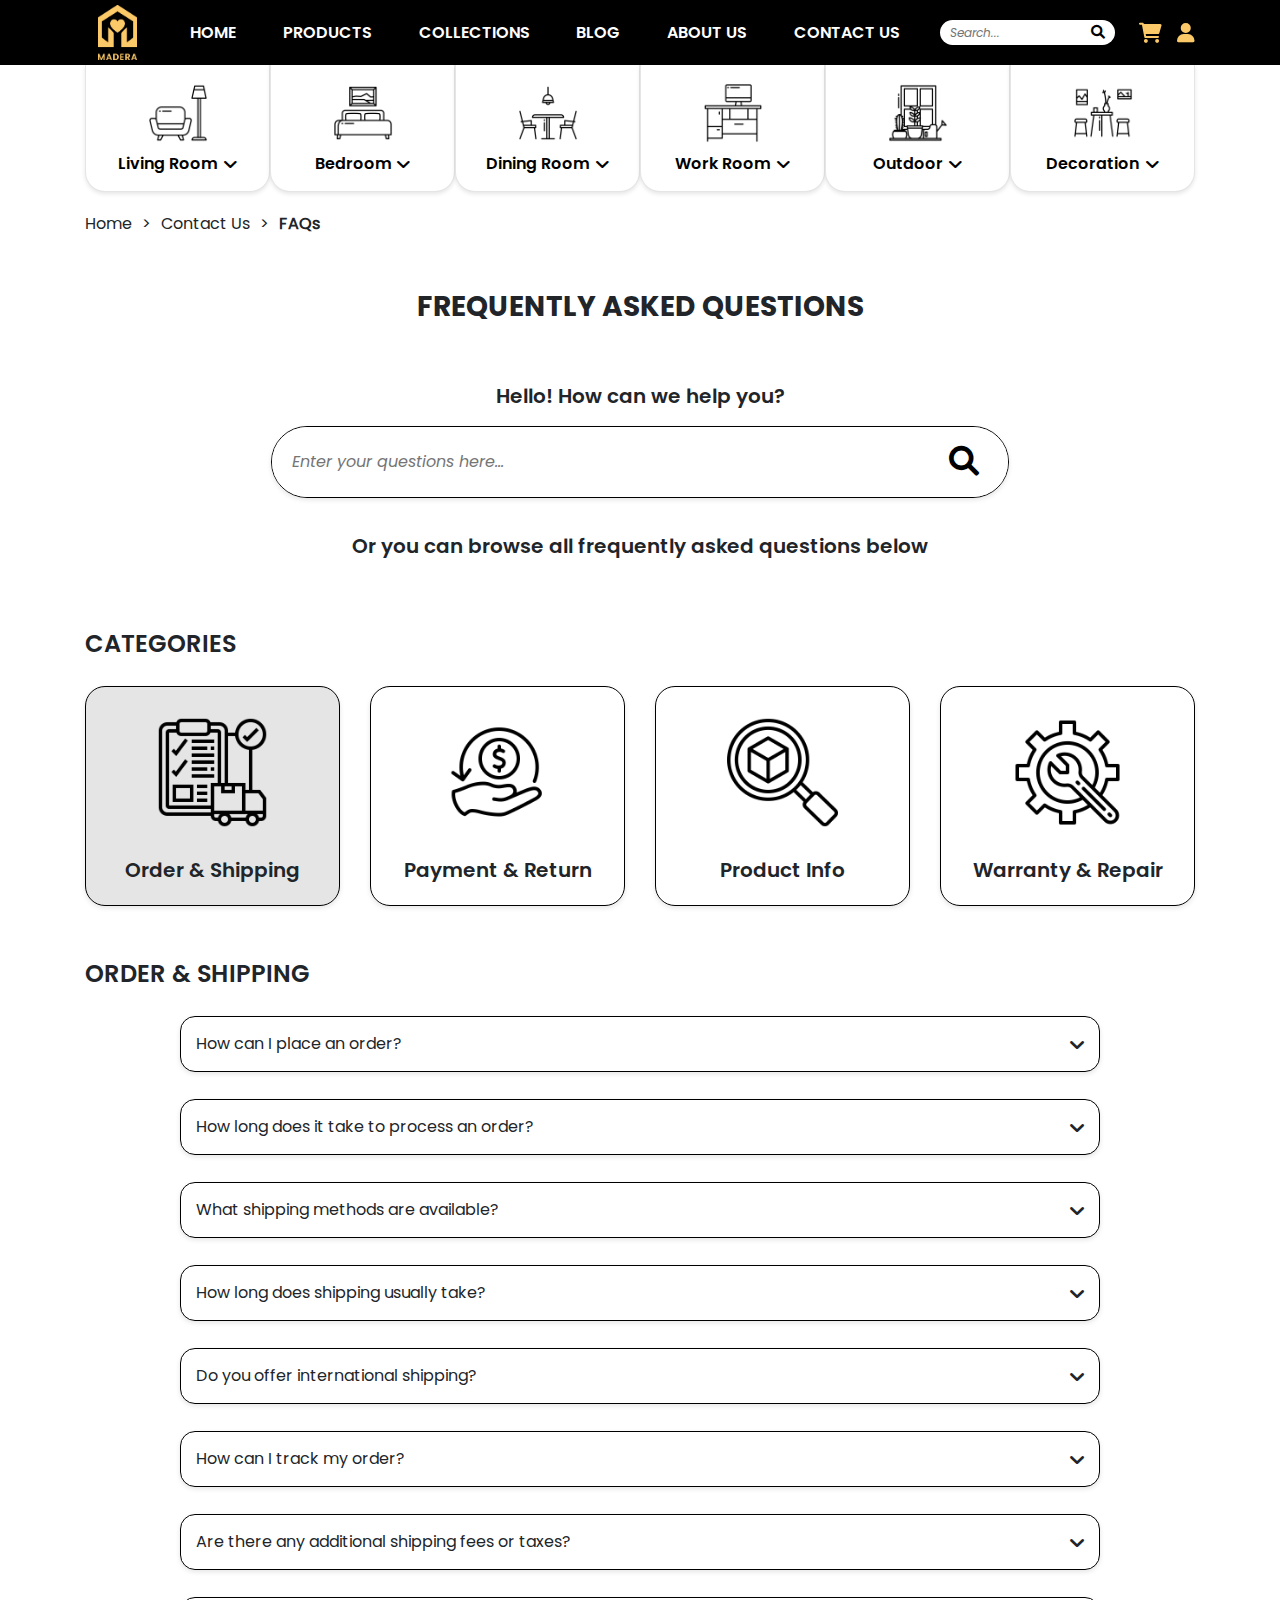
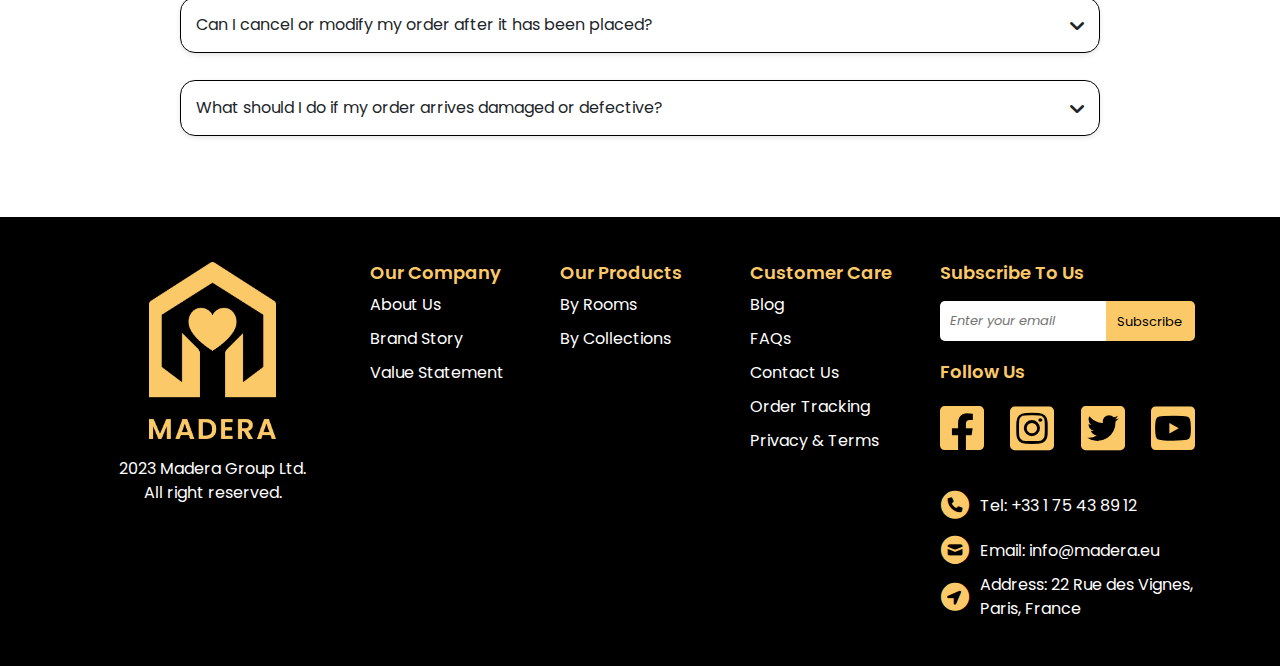
<file: faqs.html>
<!DOCTYPE html>
<html lang="en">
  <head>
    <meta charset="utf-8" />
    <meta http-equiv="X-UA-Compatible" content="IE=edge" />
    <meta name="viewport" content="width=device-width, initial-scale=1" />
    <title>Madera FAQs</title>
    <!-- Bootstrap -->
    <link href="css/bootstrap-4.4.1.css" rel="stylesheet" />
    <!-- CSS -->
    <link href="css/common.css" rel="stylesheet" />
    <link rel="stylesheet" href="css/faqs.css" />

    <!-- Owl Carousel CSS -->
    <link rel="stylesheet" href="js/owlcarousel/assets/owl.carousel.min.css" />
    <link rel="stylesheet" href="js/owlcarousel/assets/owl.theme.default.min.css" />

    <!-- Fontawesome -->
    <link rel="stylesheet" href="css/css/all.min.css" />

    <!-- jQuery (necessary for Bootstrap's JavaScript plugins) -->
    <script src="js/jquery-3.4.1.min.js"></script>
    <script src="js/popper.min.js"></script>
    <script src="js/bootstrap-4.4.1.js"></script>

    <!-- Owl Carousel JS -->
    <script src="js/owlcarousel/owl.carousel.min.js"></script>

    <!-- JavaScript viet vao file nay -->
    <script src="js/script.js"></script>

    <!-- KHONG VIET JAVA O FILE HTML -->
  </head>
  <body>
    <div class="container-fluid" id="blackscreen"></div>
    <div class="container-fluid" id="blackscreen2"></div>
    <div class="container-fluid" id="blackscreen3"></div>

    <!-- MODAL SIGN IN -->
    <div
      class="modal fade"
      id="exampleModalCenter"
      tabindex="-1"
      role="dialog"
      aria-labelledby="exampleModalCenterTitle"
      aria-hidden="true">
      <div class="modal-dialog modal-dialog-centered" role="document">
        <div class="modal-content">
          <div class="modal-header">
            <h5 class="modal-title" id="exampleModalLongTitle">Sign in to your account</h5>
            <!-- <button type="button" class="close" data-dismiss="modal" aria-label="Close">
        <span aria-hidden="true">&times;</span>
      </button> -->
          </div>
          <div class="modal-body">
            <form action="" method="post">
              <div class="row">
                <div class="col-10 offset-1">
                  <div class="modalicons"><i class="fa-solid fa-user"></i></div>
                  <input type="text" name="user" value="" id="userid" placeholder="Username" />
                </div>
              </div>
              <div class="row">
                <div class="col-10 offset-1">
                  <div class="modalicons"><i class="fa-solid fa-lock"></i></div>
                  <input type="password" name="pass" value="" id="passid" placeholder="Password" />
                </div>
              </div>
              <div class="row">
                <div class="col-5 offset-1" id="rememberme">
                  <label class="customcheckbox">
                    <input type="checkbox" />
                    <span class="checkmark"></span>
                    <span class="checkbox-label">Remember Me</span>
                  </label>
                </div>
                <div class="col-5" id="forgotpassword">
                  <a href=""><p>Forgot password?</p></a>
                </div>
              </div>
            </form>
          </div>
          <div class="modal-footer">
            <button type="button" class="signinmodalbtn">Sign In</button>
            <button type="button" class="cancelmodalbtn" data-dismiss="modal">Cancel</button>
            <div class="row" style="margin-top: 20px; margin-bottom: 0">
              <p>Don't have an account? <a href="">Click here to register</a></p>
            </div>
          </div>
        </div>
      </div>
    </div>

    <!-- MODAL CART-->
    <div
      class="modal fade"
      id="cart-modal"
      tabindex="-1"
      role="dialog"
      aria-labelledby="exampleModalCenterTitle"
      aria-hidden="true">
      <div class="modal-dialog modal-dialog-centered" role="document">
        <div class="modal-content">
          <div class="modal-header">
            <h5 class="modal-title" id="exampleModalLongTitle">View Cart</h5>
            <!-- <button type="button" class="close" data-dismiss="modal" aria-label="Close">
        <span aria-hidden="true">&times;</span>
      </button> -->
          </div>
          <div class="modal-body">
            <div class="row mb-3 align-items-center cart-modal">
              <div class="col-2">
                <img src="Images/Home/product/armchair1.png" alt="" class="img-thumbnail" />
              </div>
              <div class="col-4 p-0">
                <h6>POANG CHAIR</h6>
              </div>
              <div class="col-6">
                <div class="row align-items-center justify-content-center">
                  <div class="col-5 p-0">
                    <select name="color" id="" class="custom-select">
                      <option value="">Grey</option>
                      <option value="">White</option>
                      <option value="">Black</option>
                    </select>
                  </div>
                  <div class="col-5">
                    <select name="quantity" id="" class="custom-select">
                      <option value="">1</option>
                      <option value="">2</option>
                      <option value="">3</option>
                      <option value="">4</option>
                    </select>
                  </div>
                  <div class="col-2 p-0">
                    <button><i class="fa-solid fa-trash-can"></i></button>
                  </div>
                </div>
              </div>
            </div>
            <div class="row mb-3 align-items-center cart-modal">
              <div class="col-2">
                <img src="Images/Home/product/armchair3.png" alt="" class="img-thumbnail" />
              </div>
              <div class="col-4 p-0">
                <h6>COLETTE</h6>
              </div>
              <div class="col-6">
                <div class="row align-items-center justify-content-center">
                  <div class="col-5 p-0">
                    <select name="color" id="" class="custom-select">
                      <option value="">Grey</option>
                      <option value="">White</option>
                      <option value="">Black</option>
                    </select>
                  </div>
                  <div class="col-5">
                    <select name="quantity" id="" class="custom-select">
                      <option value="">1</option>
                      <option value="">2</option>
                      <option value="">3</option>
                      <option value="">4</option>
                    </select>
                  </div>
                  <div class="col-2 p-0">
                    <button><i class="fa-solid fa-trash-can"></i></button>
                  </div>
                </div>
              </div>
            </div>
            <p id="empty-cart-text" style="display: none; text-align: center; font-family: italicfont">
              There is no items in the cart
            </p>
          </div>
          <div class="modal-footer pb-4">
            <button type="button" class="cancelmodalbtn" data-dismiss="modal">Cancel</button>
            <button type="button" class="checkoutmodalbtn">Checkout</button>
          </div>
        </div>
      </div>
    </div>

    <!-- HEADER -->
    <div class="container-fluid" id="bgheader">
      <div class="container">
        <div class="row">
          <!--				MOBILE ICONS-->
          <div class="col-md-3 col-sm-3 col-3 d-lg-none" id="mobileicons">
            <ul>
              <li>
                <a id="triggermobilenavi"><i class="fa-solid fa-bars"></i></a>
              </li>
              <li>
                <a id="triggermobilesearch"><i class="fa-solid fa-magnifying-glass"></i></a>
              </li>
            </ul>
          </div>
          <!--				LOGO-->
          <div class="col-xl-1 col-lg-1 col-md-6 col-sm-6 col-6" id="logoheader">
            <a href="index.html"><img src="Images/Logo/Logo doc.png" /></a>
          </div>
          <!--	  			Navi desktop-->
          <div class="col-xl-8 col-lg-8 d-none d-lg-block" id="navi">
            <ul>
              <li><a href="index.html">HOME</a></li>
              <li>
                <a href="product.html" id="trigger-bgdropdownmenu"
                  >PRODUCTS <i class="fa-solid fa-chevron-down" id="icon-trigger-bgdropdownmenu"></i
                ></a>
              </li>
              <li><a href="collection.html">COLLECTIONS</a></li>
              <li><a href="blog.html">BLOG</a></li>
              <li><a href="aboutus.html">ABOUT US</a></li>
              <li><a href="faqs.html">CONTACT US</a></li>
            </ul>
          </div>
          <!--	  			Search-->
          <div class="col-xl-2 col-lg-2 d-none d-lg-block" id="search">
            <form>
              <input type="text" placeholder="Search..." id="searchfill" />
              <button id="searchbtn">
                <i class="fa-solid fa-magnifying-glass"></i>
              </button>
            </form>
          </div>
          <!--				ICONS-->
          <div class="col-xl-1 col-lg-1 col-md-3 col-sm-3 col-3 icons">
            <ul>
              <li>
                <a data-toggle="modal" data-target="#cart-modal"><i class="fa-solid fa-cart-shopping"></i></a>
              </li>
              <li>
                <a data-toggle="modal" data-target="#exampleModalCenter"><i class="fa-solid fa-user"></i></a>
              </li>
            </ul>
          </div>
        </div>
      </div>
    </div>
    <!--	  MOBILE NAVI-->
    <div class="container-fluid" id="bgmobilenavi">
      <div class="row">
        <div class="col-12" id="mobilenavi">
          <ul>
            <li><a href="index.html">HOME</a></li>
            <li>
              <div class="container mobile-dropdown-btn">
                <a href="product.html">PRODUCTS</a>
                <button class="trigger-mobile-dropdown-lv1">
                  <i class="fa-solid fa-plus"></i>
                </button>
              </div>
            </li>
            <div class="mobile-dropdown-container">
              <div class="row justify-content-between">
                <a href="product.html"><i class="fa-solid fa-couch"></i>Living Room</a>
                <button class="trigger-mobile-dropdown-lv2">
                  <i class="fa-solid fa-plus"></i>
                </button>
                <div class="row mobile-dropdown-container-level2">
                  <a href="product.html">Sofa</a>
                  <a href="product.html">Table</a>
                  <a href="product2.html">Cabinet</a>
                  <a href="product.html">Lighting</a>
                </div>
              </div>
              <div class="row justify-content-between">
                <a href="product.html"><i class="fa-solid fa-bed-front"></i>Bedroom</a>
                <button class="trigger-mobile-dropdown-lv2">
                  <i class="fa-solid fa-plus"></i>
                </button>
                <div class="row mobile-dropdown-container-level2">
                  <a href="product.html">Bed</a>
                  <a href="product.html">Wardrobe</a>
                  <a href="product.html">Mattress</a>
                  <a href="product.html">Bedside</a>
                </div>
              </div>
              <div class="row justify-content-between">
                <a href="product.html"><i class="fa-solid fa-fork-knife"></i>Dining Room</a>
                <button class="trigger-mobile-dropdown-lv2">
                  <i class="fa-solid fa-plus"></i>
                </button>
                <div class="row mobile-dropdown-container-level2">
                  <a href="product.html">Dining Table</a>
                  <a href="product.html">Dining Chair</a>
                  <a href="product.html">Dining Set</a>
                  <a href="product.html">Kitchen Cabinet</a>
                </div>
              </div>
              <div class="row justify-content-between">
                <a href="product.html"><i class="fa-solid fa-books"></i>Work Room</a>
                <button class="trigger-mobile-dropdown-lv2">
                  <i class="fa-solid fa-plus"></i>
                </button>
                <div class="row mobile-dropdown-container-level2">
                  <a href="product.html">Desk</a>
                  <a href="product.html">Office Chair</a>
                  <a href="product.html">Bookshelves</a>
                  <a href="product.html">Storage</a>
                </div>
              </div>
              <div class="row justify-content-between">
                <a href="product.html"><i class="fa-solid fa-trees"></i>Outdoor</a>
                <button class="trigger-mobile-dropdown-lv2">
                  <i class="fa-solid fa-plus"></i>
                </button>
                <div class="row mobile-dropdown-container-level2">
                  <a href="product.html">Garden Table</a>
                  <a href="product.html">Garden Chair</a>
                  <a href="product.html">Canopies</a>
                  <a href="product.html">Barbeques</a>
                </div>
              </div>
              <div class="row justify-content-between">
                <a href="product.html"><i class="fa-solid fa-lights-holiday"></i>Decoration</a>
                <button class="trigger-mobile-dropdown-lv2">
                  <i class="fa-solid fa-plus"></i>
                </button>
                <div class="row mobile-dropdown-container-level2" style="border-bottom: none">
                  <a href="product.html">Print Art</a>
                  <a href="product.html">Rugs</a>
                  <a href="product.html">Curtain</a>
                  <a href="product.html">Decor Objects</a>
                </div>
              </div>
            </div>
            <li><a href="collection.html">COLLECTIONS</a></li>
            <li><a href="blog.html">BLOG</a></li>
            <li><a href="aboutus.html">ABOUT US</a></li>
            <li><a href="faqs.html">CONTACT US</a></li>
          </ul>
        </div>
      </div>
    </div>

    <!-- MOBILE SEARCH -->
    <div class="container-fluid d-lg-none" id="bgmobilesearch">
      <div class="container">
        <div class="row">
          <div class="col-sm-12 col-12" id="mobilesearch">
            <form>
              <input type="text" placeholder="Search..." id="mobilesearchfill" />
              <button id="mobilesearchbtn">
                <i class="fa-solid fa-magnifying-glass"></i>
              </button>
            </form>
          </div>
        </div>
      </div>
    </div>
    <!-- PRODUCT MENU -->
    <div class="container" id="bgdropdownmenu">
      <div class="row">
        <div class="col-xl-12 col-lg-12 d-none d-lg-block">
          <ul class="productmenu">
            <li class="menuproductbutton" data-dropdown="1">
              <a href="product.html" class="dropdownbutton" data-dropdown="1">
                <img src="Images/flaticon/couch.png" />
                <ul>
                  <li><h6>Living Room</h6></li>
                  <li><i class="fa-solid fa-chevron-down"></i></li>
                </ul>
              </a>
            </li>
            <li class="menuproductbutton" data-dropdown="2">
              <a href="product.html" class="dropdownbutton" data-dropdown="2">
                <img src="Images/flaticon/bed.png" />
                <ul>
                  <li><h6>Bedroom</h6></li>
                  <li><i class="fa-solid fa-chevron-down"></i></li>
                </ul>
              </a>
            </li>
            <li class="menuproductbutton" data-dropdown="3">
              <a href="product.html" class="dropdownbutton" data-dropdown="3">
                <img src="Images/flaticon/dinner-table.png" />
                <ul>
                  <li><h6>Dining Room</h6></li>
                  <li><i class="fa-solid fa-chevron-down"></i></li>
                </ul>
              </a>
            </li>
            <li class="menuproductbutton" data-dropdown="4">
              <a href="product.html" class="dropdownbutton" data-dropdown="4">
                <img src="Images/flaticon/work-table.png" />
                <ul>
                  <li><h6>Work Room</h6></li>
                  <li><i class="fa-solid fa-chevron-down"></i></li>
                </ul>
              </a>
            </li>
            <li class="menuproductbutton" data-dropdown="5">
              <a href="product.html" class="dropdownbutton" data-dropdown="5">
                <img src="Images/flaticon/outdoor.png" />
                <ul>
                  <li><h6>Outdoor</h6></li>
                  <li><i class="fa-solid fa-chevron-down"></i></li>
                </ul>
              </a>
            </li>
            <li class="menuproductbutton" data-dropdown="6">
              <a href="product.html" class="dropdownbutton" data-dropdown="6">
                <img src="Images/flaticon/decoration.png" />
                <ul>
                  <li><h6>Decoration</h6></li>
                  <li><i class="fa-solid fa-chevron-down"></i></li>
                </ul>
              </a>
            </li>
          </ul>
        </div>
      </div>
      <!-- DROPDOWN MENU -->
      <div class="row">
        <div class="container productmenudropdown">
          <div class="col-xl-2 col-lg-2 d-none d-lg-block productmenudropdownbox">
            <div class="dropdown-content" data-dropdown="1">
              <div class="col-3 dropdown-content-button left-dropdown-box tab">
                <a href="product.html"
                  ><button class="tablinks" onmouseover="openTab(event, 'Sofa')" data-dropdown="1">Sofa</button></a
                >
                <a href="product.html"><button class="tablinks" onmouseover="openTab(event, 'Table')">Table</button></a>
                <a href="product2.html"
                  ><button class="tablinks" onmouseover="openTab(event, 'Cabinet')">Cabinet</button></a
                >
                <a href="product.html"
                  ><button class="tablinks" onmouseover="openTab(event, 'Lighting')">Lighting</button></a
                >
              </div>
              <div class="col-9 dropdown-content-image right-dropdown-box">
                <div id="Sofa" class="tabcontent righttab" data-dropdown="1">
                  <h3>Sofa</h3>
                  <p>Cozy and stylish seating options</p>
                  <img src="Images/sofa.png" class="img-fluid" />
                </div>
                <div id="Table" class="tabcontent righttab">
                  <h3>Table</h3>
                  <p>Functional and decorative centerpieces</p>
                  <img src="Images/table.png" class="img-fluid" />
                </div>
                <div id="Cabinet" class="tabcontent righttab">
                  <h3>Cabinet</h3>
                  <p>Storage solutions with a modern twist</p>
                  <img src="Images/cabinet.png" alt="" class="img-fluid" />
                </div>
                <div id="Lighting" class="tabcontent righttab">
                  <h3>Lighting</h3>
                  <p>Ambiance-enhancing fixtures for any space</p>
                  <img src="Images/lighting.png" alt="" class="img-fluid" />
                </div>
              </div>
            </div>
          </div>
          <div class="col-xl-2 col-lg-2 d-none d-lg-block productmenudropdownbox">
            <div class="dropdown-content" data-dropdown="2">
              <div class="col-3 dropdown-content-button left-dropdown-box tab">
                <a href="product.html"
                  ><button class="tablinks" onmouseover="openTab(event, 'Bed')" data-dropdown="2">Bed</button></a
                >
                <a href="product.html"
                  ><button class="tablinks" onmouseover="openTab(event, 'Wardrobe')">Wardrobe</button></a
                >
                <a href="product.html"
                  ><button class="tablinks" onmouseover="openTab(event, 'Mattress')">Mattress</button></a
                >
                <a href="product.html"
                  ><button class="tablinks" onmouseover="openTab(event, 'Bedside')">Bedside</button></a
                >
              </div>
              <div class="col-9 dropdown-content-image right-dropdown-box">
                <div id="Bed" class="tabcontent righttab" data-dropdown="2">
                  <h3>Bed</h3>
                  <p>Sturdy and stylish designs</p>
                  <img src="Images/bed.png" class="img-fluid" />
                </div>
                <div id="Wardrobe" class="tabcontent righttab">
                  <h3>Wardrobe</h3>
                  <p>Spacious storage solutions for clothes</p>
                  <img src="Images/wardrobe.png" alt="" class="img-fluid" />
                </div>
                <div id="Mattress" class="tabcontent righttab">
                  <h3>Mattress</h3>
                  <p>Luxurious comfort for a dreamy slumber</p>
                  <img src="Images/mattress.png" alt="" class="img-fluid" />
                </div>
                <div id="Bedside" class="tabcontent righttab">
                  <h3>Bedside</h3>
                  <p>Convenient bedside storage for essentials</p>
                  <img src="Images/bedside.png" alt="" class="img-fluid" />
                </div>
              </div>
            </div>
          </div>
          <div class="col-xl-2 col-lg-2 d-none d-lg-block productmenudropdownbox">
            <div class="dropdown-content" data-dropdown="3">
              <div class="col-3 dropdown-content-button left-dropdown-box tab">
                <a href="product.html"
                  ><button class="tablinks" onmouseover="openTab(event, 'dining-table')" data-dropdown="3">
                    Dining Table
                  </button></a
                >
                <a href="product.html"
                  ><button class="tablinks" onmouseover="openTab(event, 'dining-chair')">Dining Chair</button></a
                >
                <a href="product.html"
                  ><button class="tablinks" onmouseover="openTab(event, 'dining-set')">Dining Set</button></a
                >
                <a href="product.html"
                  ><button class="tablinks" onmouseover="openTab(event, 'kitchen-cabinet')">Kitchen Cabinet</button></a
                >
              </div>
              <div class="col-9 dropdown-content-image right-dropdown-box">
                <div id="dining-table" class="tabcontent righttab" data-dropdown="3">
                  <h3>Dining Table</h3>
                  <p>Gather around a beautiful table</p>
                  <img src="Images/diningtable.png" class="img-fluid" />
                </div>
                <div id="dining-chair" class="tabcontent righttab">
                  <h3>Dining Chair</h3>
                  <p>Sit in style and comfort</p>
                  <img src="Images/diningchair.png" alt="" class="img-fluid" />
                </div>
                <div id="dining-set" class="tabcontent righttab">
                  <h3>Dining Set</h3>
                  <p>Complete your dining room with ease</p>
                  <img src="Images/diningset.png" alt="" class="img-fluid" />
                </div>
                <div id="kitchen-cabinet" class="tabcontent righttab">
                  <h3>Kitchen Cabinet</h3>
                  <p>Organize and beautify your kitchen space</p>
                  <img src="Images/kitchencabinet.png" alt="" class="img-fluid" />
                </div>
              </div>
            </div>
          </div>
          <div class="col-xl-2 col-lg-2 d-none d-lg-block productmenudropdownbox">
            <div class="dropdown-content dropdown-content-reverse" data-dropdown="4">
              <div class="col-9 dropdown-content-image left-dropdown-box">
                <div id="desk" class="tabcontent lefttab" data-dropdown="4">
                  <h3>Desk</h3>
                  <p>For a productive workspace</p>
                  <img src="Images/workdesk.png" class="img-fluid" />
                </div>
                <div id="office-chair" class="tabcontent lefttab">
                  <h3>Office Chair</h3>
                  <p>Comfortable and stylish seating</p>
                  <img src="Images/workchair.png" alt="" class="img-fluid" />
                </div>
                <div id="book-shelves" class="tabcontent lefttab">
                  <h3>Book Shelves</h3>
                  <p>Organize your workspace</p>
                  <img src="Images/bookshelves.png" alt="" class="img-fluid" />
                </div>
                <div id="storage" class="tabcontent lefttab">
                  <h3>Storage</h3>
                  <p>Keep your important documents safe</p>
                  <img src="Images/workstorage.png" alt="" class="img-fluid" />
                </div>
              </div>
              <div class="col-3 dropdown-content-button right-dropdown-box tab">
                <a href="product.html"
                  ><button class="tablinks" onmouseover="openTab(event, 'desk')" data-dropdown="4">Desk</button></a
                >
                <a href="product.html"
                  ><button class="tablinks" onmouseover="openTab(event, 'office-chair')">Office Chair</button></a
                >
                <a href="product.html"
                  ><button class="tablinks" onmouseover="openTab(event, 'book-shelves')">Book Shelves</button></a
                >
                <a href="product.html"
                  ><button class="tablinks" onmouseover="openTab(event, 'storage')">Storage</button></a
                >
              </div>
            </div>
          </div>
          <div class="col-xl-2 col-lg-2 d-none d-lg-block productmenudropdownbox">
            <div class="dropdown-content dropdown-content-reverse" data-dropdown="5">
              <div class="col-9 dropdown-content-image left-dropdown-box">
                <div id="garden-table" class="tabcontent lefttab" data-dropdown="5">
                  <h3>Garden Table</h3>
                  <p>Dine with our stylish garden tables.</p>
                  <img src="Images/gardentable.png" class="img-fluid" />
                </div>
                <div id="garden-chair" class="tabcontent lefttab">
                  <h3>Garden Chair</h3>
                  <p>Relax and unwind</p>
                  <img src="Images/gardenchair.png" alt="" class="img-fluid" />
                </div>
                <div id="canopies" class="tabcontent lefttab">
                  <h3>Canopies</h3>
                  <p>Stay cool and shaded</p>
                  <img src="Images/gardenumbrella.png" alt="" class="img-fluid" />
                </div>
                <div id="barbecues" class="tabcontent lefttab">
                  <h3>Barbecues</h3>
                  <p>Host the perfect outdoor cookout</p>
                  <img src="Images/gardenbarbeque.png" alt="" class="img-fluid" />
                </div>
              </div>
              <div class="col-3 dropdown-content-button right-dropdown-box tab">
                <a href="product.html"
                  ><button class="tablinks" onmouseover="openTab(event, 'garden-table')" data-dropdown="5">
                    Garden Table
                  </button></a
                >
                <a href="product.html"
                  ><button class="tablinks" onmouseover="openTab(event, 'garden-chair')">Garden Chair</button></a
                >
                <a href="product.html"
                  ><button class="tablinks" onmouseover="openTab(event, 'canopies')">Canopies</button></a
                >
                <a href="product.html"
                  ><button class="tablinks" onmouseover="openTab(event, 'barbecues')">Barbecues</button></a
                >
              </div>
            </div>
          </div>
          <div class="col-xl-2 col-lg-2 d-none d-lg-block productmenudropdownbox">
            <div class="dropdown-content dropdown-content-reverse" data-dropdown="6">
              <div class="col-9 dropdown-content-image left-dropdown-box">
                <div id="print-art" class="tabcontent lefttab" data-dropdown="6">
                  <h3>Print Art</h3>
                  <p>Inspiring wall decor</p>
                  <img src="Images/printing.png" class="img-fluid" />
                </div>
                <div id="rugs" class="tabcontent lefttab">
                  <h3>Rugs</h3>
                  <p>Soften your living environment</p>
                  <img src="Images/rugs.png" alt="" class="img-fluid" />
                </div>
                <div id="curtain" class="tabcontent lefttab">
                  <h3>Curtain</h3>
                  <p>Add privacy and style</p>
                  <img src="Images/curtain.png" alt="" class="img-fluid" />
                </div>
                <div id="deco-objects" class="tabcontent lefttab">
                  <h3>Objects</h3>
                  <p>The final touch</p>
                  <img src="Images/decoobjects.png" alt="" class="img-fluid" />
                </div>
              </div>
              <div class="col-3 dropdown-content-button right-dropdown-box tab">
                <a href="product.html"
                  ><button class="tablinks" onmouseover="openTab(event, 'print-art')" data-dropdown="6">
                    Print Art
                  </button></a
                >
                <a href="product.html"><button class="tablinks" onmouseover="openTab(event, 'rugs')">Rugs</button></a>
                <a href="product.html"
                  ><button class="tablinks" onmouseover="openTab(event, 'curtain')">Curtain</button></a
                >
                <a href="product.html"
                  ><button class="tablinks" onmouseover="openTab(event, 'deco-objects')">Decor Objects</button></a
                >
              </div>
            </div>
          </div>
        </div>
      </div>
    </div>

    <!-- FAQ BODY START HERE -->
    <!-- breadcrum -->
    <div class="container mainsection breadcrum">
      <ul>
        <li><a href="index.html">Home</a></li>
        <li>></li>
        <li><a href="">Contact Us</a></li>
        <li>></li>
        <li><b>FAQs</b></li>
      </ul>
    </div>
    <!-- Search -->
    <div class="container mainsection faqs-section1">
      <div class="pagename">
        <h3>FREQUENTLY ASKED QUESTIONS</h3>
        <br />
        <h5>Hello! How can we help you?</h5>
        <div class="row">
          <div class="col-xl-12 col-lg-12 col-md-12 col-sm-12 col-12 faqsseachbox">
            <form>
              <input type="text" placeholder="Enter your questions here..." />
              <button>
                <i class="fa-solid fa-magnifying-glass"></i>
              </button>
            </form>
          </div>
        </div>
        <h5>Or you can browse all frequently asked questions below</h5>
      </div>
    </div>
    <!-- Button -->
    <div class="container mainsection faqs-section2">
      <h4>CATEGORIES</h4>
      <div class="row">
        <div class="col-xl-3 col-lg-3 col-md-3 col-sm-6 col-6">
          <div class="container faqs-category faqs-cat-active" data-faqs="1">
            <img src="Images/flaticon/faq1.png" />
            <h5>Order & Shipping</h5>
          </div>
        </div>
        <div class="col-xl-3 col-lg-3 col-md-3 col-sm-6 col-6">
          <div class="container faqs-category" data-faqs="2">
            <img src="Images/flaticon/faq2.png" />
            <h5>Payment & Return</h5>
          </div>
        </div>
        <div class="col-xl-3 col-lg-3 col-md-3 col-sm-6 col-6">
          <div class="container faqs-category" data-faqs="3">
            <img src="Images/flaticon/faq3.png" />
            <h5>Product Info</h5>
          </div>
        </div>
        <div class="col-xl-3 col-lg-3 col-md-3 col-sm-6 col-6">
          <div class="container faqs-category" data-faqs="4">
            <img src="Images/flaticon/faq4.png" />
            <h5>Warranty & Repair</h5>
          </div>
        </div>
      </div>
    </div>
    <!-- Q&A -->
    <!-- Cat1 -->
    <div class="container mainsection faqs-section3 faqs-content-active" data-faqs="1">
      <h4>ORDER & SHIPPING</h4>
      <div class="row">
        <div class="col-xl-10 offset-xl-1 col-lg-12 col-md-12 col-sm-12 col-12">
          <!-- Question1 -->
          <div class="row faqs-section3-content">
            <div class="container faqs-question trigger-faqs-anwswer">
              <p>How can I place an order?</p>
              <i class="fa-solid fa-chevron-down"></i>
            </div>
            <div class="container faqs-answer">
              <p>
                You can shop at our store or place an order online through our website or by phone with one of our
                customer service representatives.
              </p>
            </div>
          </div>
          <!-- Question2 -->
          <div class="row faqs-section3-content">
            <div class="container faqs-question trigger-faqs-anwswer">
              <p>How long does it take to process an order?</p>
              <i class="fa-solid fa-chevron-down"></i>
            </div>
            <div class="container faqs-answer">
              <p>Orders are typically processed within 1-2 business days.</p>
            </div>
          </div>
          <!-- Question3 -->
          <div class="row faqs-section3-content">
            <div class="container faqs-question trigger-faqs-anwswer">
              <p>What shipping methods are available?</p>
              <i class="fa-solid fa-chevron-down"></i>
            </div>
            <div class="container faqs-answer">
              <p>We offer standard and express shipping options.</p>
            </div>
          </div>
          <!-- Question4 -->
          <div class="row faqs-section3-content">
            <div class="container faqs-question trigger-faqs-anwswer">
              <p>How long does shipping usually take?</p>
              <i class="fa-solid fa-chevron-down"></i>
            </div>
            <div class="container faqs-answer">
              <p>Shipping times vary depending on the destination, but generally range from 3-7 business days.</p>
            </div>
          </div>
          <!-- Question5 -->
          <div class="row faqs-section3-content">
            <div class="container faqs-question trigger-faqs-anwswer">
              <p>Do you offer international shipping?</p>
              <i class="fa-solid fa-chevron-down"></i>
            </div>
            <div class="container faqs-answer">
              <p>Yes, we offer international shipping to select countries.</p>
            </div>
          </div>
          <!-- Question6 -->
          <div class="row faqs-section3-content">
            <div class="container faqs-question trigger-faqs-anwswer">
              <p>How can I track my order?</p>
              <i class="fa-solid fa-chevron-down"></i>
            </div>
            <div class="container faqs-answer">
              <p>Once your order is shipped, you will receive a tracking number via email to monitor its progress.</p>
            </div>
          </div>
          <!-- Question7 -->
          <div class="row faqs-section3-content">
            <div class="container faqs-question trigger-faqs-anwswer">
              <p>Are there any additional shipping fees or taxes?</p>
              <i class="fa-solid fa-chevron-down"></i>
            </div>
            <div class="container faqs-answer">
              <p>
                Shipping fees and taxes may apply based on the destination and local regulations. Please review your
                order summary for details.
              </p>
            </div>
          </div>
          <!-- Question8 -->
          <div class="row faqs-section3-content">
            <div class="container faqs-question trigger-faqs-anwswer">
              <p>Can I cancel or modify my order after it has been placed?</p>
              <i class="fa-solid fa-chevron-down"></i>
            </div>
            <div class="container faqs-answer">
              <p>
                Please contact our customer support team as soon as possible to check if modifications are possible.
              </p>
            </div>
          </div>
          <!-- Question9 -->
          <div class="row faqs-section3-content">
            <div class="container faqs-question trigger-faqs-anwswer">
              <p>What should I do if my order arrives damaged or defective?</p>
              <i class="fa-solid fa-chevron-down"></i>
            </div>
            <div class="container faqs-answer">
              <p>
                Please reach out to our customer support with details and photos, and we will assist you with a
                resolution.
              </p>
            </div>
          </div>
        </div>
      </div>
    </div>
    <!-- Cat2 -->
    <div class="container mainsection faqs-section3" data-faqs="2">
      <h4>PAYMENT & RETURN</h4>
      <div class="row">
        <div class="col-xl-10 offset-xl-1 col-lg-12 col-md-12 col-sm-12 col-12">
          <!-- Question1 -->
          <div class="row faqs-section3-content">
            <div class="container faqs-question trigger-faqs-anwswer">
              <p>What payment methods do you accept?</p>
              <i class="fa-solid fa-chevron-down"></i>
            </div>
            <div class="container faqs-answer">
              <p>We accept major credit cards and PayPal for online transactions.</p>
            </div>
          </div>
          <!-- Question2 -->
          <div class="row faqs-section3-content">
            <div class="container faqs-question trigger-faqs-anwswer">
              <p>Is my payment information secure?</p>
              <i class="fa-solid fa-chevron-down"></i>
            </div>
            <div class="container faqs-answer">
              <p>
                Yes, we take customer data security seriously and use secure encryption methods to protect your payment
                information.
              </p>
            </div>
          </div>
          <!-- Question3 -->
          <div class="row faqs-section3-content">
            <div class="container faqs-question trigger-faqs-anwswer">
              <p>What is your return policy?</p>
              <i class="fa-solid fa-chevron-down"></i>
            </div>
            <div class="container faqs-answer">
              <p>
                We have a 30-day return policy for eligible items. Please refer to our policy page for detailed
                information.
              </p>
            </div>
          </div>
          <!-- Question4 -->
          <div class="row faqs-section3-content">
            <div class="container faqs-question trigger-faqs-anwswer">
              <p>How do I initiate a return?</p>
              <i class="fa-solid fa-chevron-down"></i>
            </div>
            <div class="container faqs-answer">
              <p>
                To initiate a return, please contact our customer support team and provide your order details. They will
                guide you through the process.
              </p>
            </div>
          </div>
          <!-- Question5 -->
          <div class="row faqs-section3-content">
            <div class="container faqs-question trigger-faqs-anwswer">
              <p>Are there any return shipping fees?</p>
              <i class="fa-solid fa-chevron-down"></i>
            </div>
            <div class="container faqs-answer">
              <p>Return shipping fees may apply unless the return is due to a product defect or error on our part.</p>
            </div>
          </div>
          <!-- Question6 -->
          <div class="row faqs-section3-content">
            <div class="container faqs-question trigger-faqs-anwswer">
              <p>When will I receive my refund?</p>
              <i class="fa-solid fa-chevron-down"></i>
            </div>
            <div class="container faqs-answer">
              <p>
                Once we receive and process your returned item, refunds are typically issued within 5-7 business days.
              </p>
            </div>
          </div>
          <!-- Question7 -->
          <div class="row faqs-section3-content">
            <div class="container faqs-question trigger-faqs-anwswer">
              <p>Can I exchange an item instead of returning it?</p>
              <i class="fa-solid fa-chevron-down"></i>
            </div>
            <div class="container faqs-answer">
              <p>
                We currently don't offer direct exchanges. You can initiate a return and place a new order for the
                desired item.
              </p>
            </div>
          </div>
        </div>
      </div>
    </div>
    <!-- Cat3 -->
    <div class="container mainsection faqs-section3" data-faqs="3">
      <h4>PRODUCT INFORMATION</h4>
      <div class="row">
        <div class="col-xl-10 offset-xl-1 col-lg-12 col-md-12 col-sm-12 col-12">
          <!-- Question1 -->
          <div class="row faqs-section3-content">
            <div class="container faqs-question trigger-faqs-anwswer">
              <p>How do I find product information and specifications?</p>
              <i class="fa-solid fa-chevron-down"></i>
            </div>
            <div class="container faqs-answer">
              <p>
                Product information and specifications can be found on the product detail page, including dimensions,
                materials, and features.
              </p>
            </div>
          </div>
          <!-- Question2 -->
          <div class="row faqs-section3-content">
            <div class="container faqs-question trigger-faqs-anwswer">
              <p>Are the product images accurate representations?</p>
              <i class="fa-solid fa-chevron-down"></i>
            </div>
            <div class="container faqs-answer">
              <p>
                We strive to provide accurate and high-quality product images. However, please note that colors may vary
                slightly due to different monitor settings.
              </p>
            </div>
          </div>
          <!-- Question3 -->
          <div class="row faqs-section3-content">
            <div class="container faqs-question trigger-faqs-anwswer">
              <p>Do you have product assembly instructions?</p>
              <i class="fa-solid fa-chevron-down"></i>
            </div>
            <div class="container faqs-answer">
              <p>
                Yes, assembly instructions are included with applicable products. They can be found either in the
                product packaging or available for download on our website.
              </p>
            </div>
          </div>
          <!-- Question4 -->
          <div class="row faqs-section3-content">
            <div class="container faqs-question trigger-faqs-anwswer">
              <p>Are your products made from sustainable materials?</p>
              <i class="fa-solid fa-chevron-down"></i>
            </div>
            <div class="container faqs-answer">
              <p>
                Yes, we prioritize sustainability and source materials responsibly. Look for eco-friendly icons and
                certifications on product pages for more information.
              </p>
            </div>
          </div>
          <!-- Question5 -->
          <div class="row faqs-section3-content">
            <div class="container faqs-question trigger-faqs-anwswer">
              <p>What warranty is offered for your products?</p>
              <i class="fa-solid fa-chevron-down"></i>
            </div>
            <div class="container faqs-answer">
              <p>
                Warranty terms vary by product. Please refer to the product page or contact our customer support for
                specific warranty details.
              </p>
            </div>
          </div>
          <!-- Question6 -->
          <div class="row faqs-section3-content">
            <div class="container faqs-question trigger-faqs-anwswer">
              <p>Can I request a sample or fabric swatch?</p>
              <i class="fa-solid fa-chevron-down"></i>
            </div>
            <div class="container faqs-answer">
              <p>
                Unfortunately, we do not offer sample requests or fabric swatches at this time. We recommend reviewing
                product images and descriptions for a better understanding.
              </p>
            </div>
          </div>
          <!-- Question7 -->
          <div class="row faqs-section3-content">
            <div class="container faqs-question trigger-faqs-anwswer">
              <p>Can I customize or personalize a product?</p>
              <i class="fa-solid fa-chevron-down"></i>
            </div>
            <div class="container faqs-answer">
              <p>
                Currently, we do not offer customization or personalization services. Products are sold as shown on the
                product page.
              </p>
            </div>
          </div>
          <!-- Question8 -->
          <div class="row faqs-section3-content">
            <div class="container faqs-question trigger-faqs-anwswer">
              <p>How can I determine if a product will fit in my space?</p>
              <i class="fa-solid fa-chevron-down"></i>
            </div>
            <div class="container faqs-answer">
              <p>
                We provide product dimensions on the product detail page. Please measure your space carefully to ensure
                the product will fit appropriately.
              </p>
            </div>
          </div>
        </div>
      </div>
    </div>
    <!-- Cat4 -->
    <div class="container mainsection faqs-section3" data-faqs="4">
      <h4>WARRANTY & REPAIR</h4>
      <div class="row">
        <div class="col-xl-10 offset-xl-1 col-lg-12 col-md-12 col-sm-12 col-12">
          <!-- Question1 -->
          <div class="row faqs-section3-content">
            <div class="container faqs-question trigger-faqs-anwswer">
              <p>What is the warranty period for your products?</p>
              <i class="fa-solid fa-chevron-down"></i>
            </div>
            <div class="container faqs-answer">
              <p>
                The warranty period varies depending on the product. Please refer to the product page or warranty
                documentation for specific details.
              </p>
            </div>
          </div>
          <!-- Question2 -->
          <div class="row faqs-section3-content">
            <div class="container faqs-question trigger-faqs-anwswer">
              <p>What does the warranty cover?</p>
              <i class="fa-solid fa-chevron-down"></i>
            </div>
            <div class="container faqs-answer">
              <p>
                The warranty covers manufacturing defects and faulty workmanship. It does not cover normal wear and tear
                or damage caused by misuse or neglect.
              </p>
            </div>
          </div>
          <!-- Question3 -->
          <div class="row faqs-section3-content">
            <div class="container faqs-question trigger-faqs-anwswer">
              <p>How do I register my product for warranty?</p>
              <i class="fa-solid fa-chevron-down"></i>
            </div>
            <div class="container faqs-answer">
              <p>
                Product registration for warranty purposes is not required. Keep your proof of purchase in case you need
                to make a warranty claim.
              </p>
            </div>
          </div>
          <!-- Question4 -->
          <div class="row faqs-section3-content">
            <div class="container faqs-question trigger-faqs-anwswer">
              <p>How do I make a warranty claim?</p>
              <i class="fa-solid fa-chevron-down"></i>
            </div>
            <div class="container faqs-answer">
              <p>
                To make a warranty claim, please contact our customer support with your order details and a description
                of the issue. We'll guide you through the process.
              </p>
            </div>
          </div>
          <!-- Question5 -->
          <div class="row faqs-section3-content">
            <div class="container faqs-question trigger-faqs-anwswer">
              <p>What happens if my warranty has expired?</p>
              <i class="fa-solid fa-chevron-down"></i>
            </div>
            <div class="container faqs-answer">
              <p>
                If your warranty has expired, we can still provide assistance and suggest repair options. Please contact
                our customer support for further guidance.
              </p>
            </div>
          </div>
          <!-- Question6 -->
          <div class="row faqs-section3-content">
            <div class="container faqs-question trigger-faqs-anwswer">
              <p>Can I repair the product myself?</p>
              <i class="fa-solid fa-chevron-down"></i>
            </div>
            <div class="container faqs-answer">
              <p>
                We recommend contacting our customer support for authorized repair options. Unauthorized repairs may
                void the warranty.
              </p>
            </div>
          </div>
          <!-- Question7 -->
          <div class="row faqs-section3-content">
            <div class="container faqs-question trigger-faqs-anwswer">
              <p>Is there a cost associated with warranty repairs?</p>
              <i class="fa-solid fa-chevron-down"></i>
            </div>
            <div class="container faqs-answer">
              <p>
                The cost of warranty repairs is typically covered by us. However, please note that shipping fees or
                other expenses may apply in certain situations.
              </p>
            </div>
          </div>
          <!-- Question8 -->
          <div class="row faqs-section3-content">
            <div class="container faqs-question trigger-faqs-anwswer">
              <p>How long does a warranty repair typically take?</p>
              <i class="fa-solid fa-chevron-down"></i>
            </div>
            <div class="container faqs-answer">
              <p>
                The duration of a warranty repair depends on the nature of the issue. We aim to complete repairs in a
                timely manner and will provide updates throughout the process.
              </p>
            </div>
          </div>
        </div>
      </div>
    </div>

    <!--	  FOOTER-->
    <!--	  	Footer Content-->
    <div class="container-fluid" id="bgfooter">
      <div class="container" id="bgfootercontent">
        <div class="row">
          <!--	  		Footer Logo-->
          <div class="col-xl-3 col-lg-3 d-none d-lg-block" id="footerlogo">
            <a href="index.html"><img src="Images/Logo/Logo doc.png" class="img-fluid" /></a>
            <p>2023 Madera Group Ltd.<br />All right reserved.</p>
          </div>
          <!--	  		Footer link-->
          <!--				 MOBILE-->
          <!--				  Our company-->
          <div class="col-sm-12 col-12 d-md-none mobilefootercontent triggermobilefooterlink">
            <ul>
              <li>
                <a><h6>Our Company</h6></a>
              </li>
              <li>
                <a><i class="fa-solid fa-chevron-down"></i></a>
              </li>
            </ul>
          </div>
          <div class="col-12 col-12 d-md-none mobilefooterlink">
            <ul>
              <li><a href="aboutus.html">About Us</a></li>
              <li><a href="">Brand Story</a></li>
              <li><a href="">Value Statement</a></li>
            </ul>
          </div>
          <!--				  Our Service-->
          <div class="col-sm-12 col-12 d-md-none mobilefootercontent triggermobilefooterlink">
            <ul>
              <li>
                <a><h6>Our Products</h6></a>
              </li>
              <li>
                <a><i class="fa-solid fa-chevron-down"></i></a>
              </li>
            </ul>
          </div>
          <div class="col-12 col-12 d-md-none mobilefooterlink">
            <ul>
              <li><a href="product.html">By Rooms</a></li>
              <li><a href="collection.html">By Collections</a></li>
            </ul>
          </div>
          <!--				  Customer Care-->
          <div class="col-sm-12 col-12 d-md-none mobilefootercontent triggermobilefooterlink">
            <ul>
              <li>
                <a><h6>Customer Care</h6> </a>
              </li>
              <li>
                <a><i class="fa-solid fa-chevron-down"></i></a>
              </li>
            </ul>
          </div>
          <div class="col-12 col-12 d-md-none mobilefooterlink">
            <ul>
              <li><a href="blog.html">Blog</a></li>
              <li><a href="faqs.html">FAQs</a></li>
              <li><a href="">Contact Us</a></li>
              <li><a href="">Order Tracking</a></li>
              <li><a href="">Privacy & Terms</a></li>
            </ul>
          </div>
          <!--				  DESKTOP-->
          <div class="col-xl-2 col-lg-2 col-md-4 d-none d-md-block footercontent">
            <h6>Our Company</h6>
            <ul>
              <li><a href="aboutus.html">About Us</a></li>
              <li><a href="">Brand Story</a></li>
              <li><a href="">Value Statement</a></li>
            </ul>
          </div>
          <div class="col-xl-2 col-lg-2 col-md-4 d-none d-md-block footercontent">
            <h6>Our Products</h6>
            <ul>
              <li><a href="product.html">By Rooms</a></li>
              <li><a href="collection.html">By Collections</a></li>
            </ul>
          </div>
          <div class="col-xl-2 col-lg-2 col-md-4 d-none d-md-block footercontent">
            <h6>Customer Care</h6>
            <ul>
              <li><a href="blog.html">Blog</a></li>
              <li><a href="faqs.html">FAQs</a></li>
              <li><a href="">Contact Us</a></li>
              <li><a href="">Order Tracking</a></li>
              <li><a href="">Privacy & Terms</a></li>
            </ul>
          </div>
          <!--	  		Subscribe and Social Media-->
          <div class="col-xl-3 col-lg-3 col-md-12 col-sm-12 col-12 footercontent footercontentbutton">
            <div class="row">
              <div class="col-xl-12 col-lg-12 col-md-4 offset-md-0 col-sm-8 offset-sm-2 col-10 offset-1">
                <h6>Subscribe To Us</h6>
                <form>
                  <input type="text" placeholder="Enter your email" id="subscribefill" />
                  <button id="subscribebtn">Subscribe</button>
                </form>
              </div>
              <div class="col-xl-12 col-lg-12 col-md-4 offset-md-0 col-sm-8 offset-sm-2 col-10 offset-1">
                <h6>Follow Us</h6>
                <div class="col-xl-12" id="socialmediaicon">
                  <ul>
                    <li>
                      <a href=""><i class="fa-brands fa-facebook-square"></i></a>
                    </li>
                    <li>
                      <a href=""><i class="fa-brands fa-instagram-square"></i></a>
                    </li>
                    <li>
                      <a href=""><i class="fa-brands fa-twitter-square"></i></a>
                    </li>
                    <li>
                      <a href=""><i class="fa-brands fa-youtube-square"></i></a>
                    </li>
                  </ul>
                </div>
              </div>
              <div class="col-xl-12 col-12 d-none d-lg-block companyinfofooter">
                <ul>
                  <li><i class="fa-solid fa-circle-phone"></i></li>
                  <li><p>Tel: +33 1 75 43 89 12</p></li>
                </ul>
                <ul>
                  <li><i class="fa-solid fa-circle-envelope"></i></li>
                  <li><p>Email: info@madera.eu</p></li>
                </ul>
                <ul>
                  <li><i class="fa-solid fa-circle-location-arrow"></i></li>
                  <li><p>Address: 22 Rue des Vignes, Paris, France</p></li>
                </ul>
              </div>
              <div class="d-lg-none col-md-4 offset-md-0 col-sm-12 offset-sm-0 col-12 offset-0 mobilecopyright">
                <p>2023 Madera Group Ltd.<br />All right reserved.</p>
              </div>
            </div>
          </div>
        </div>
      </div>
    </div>
  </body>
</html>
</file>
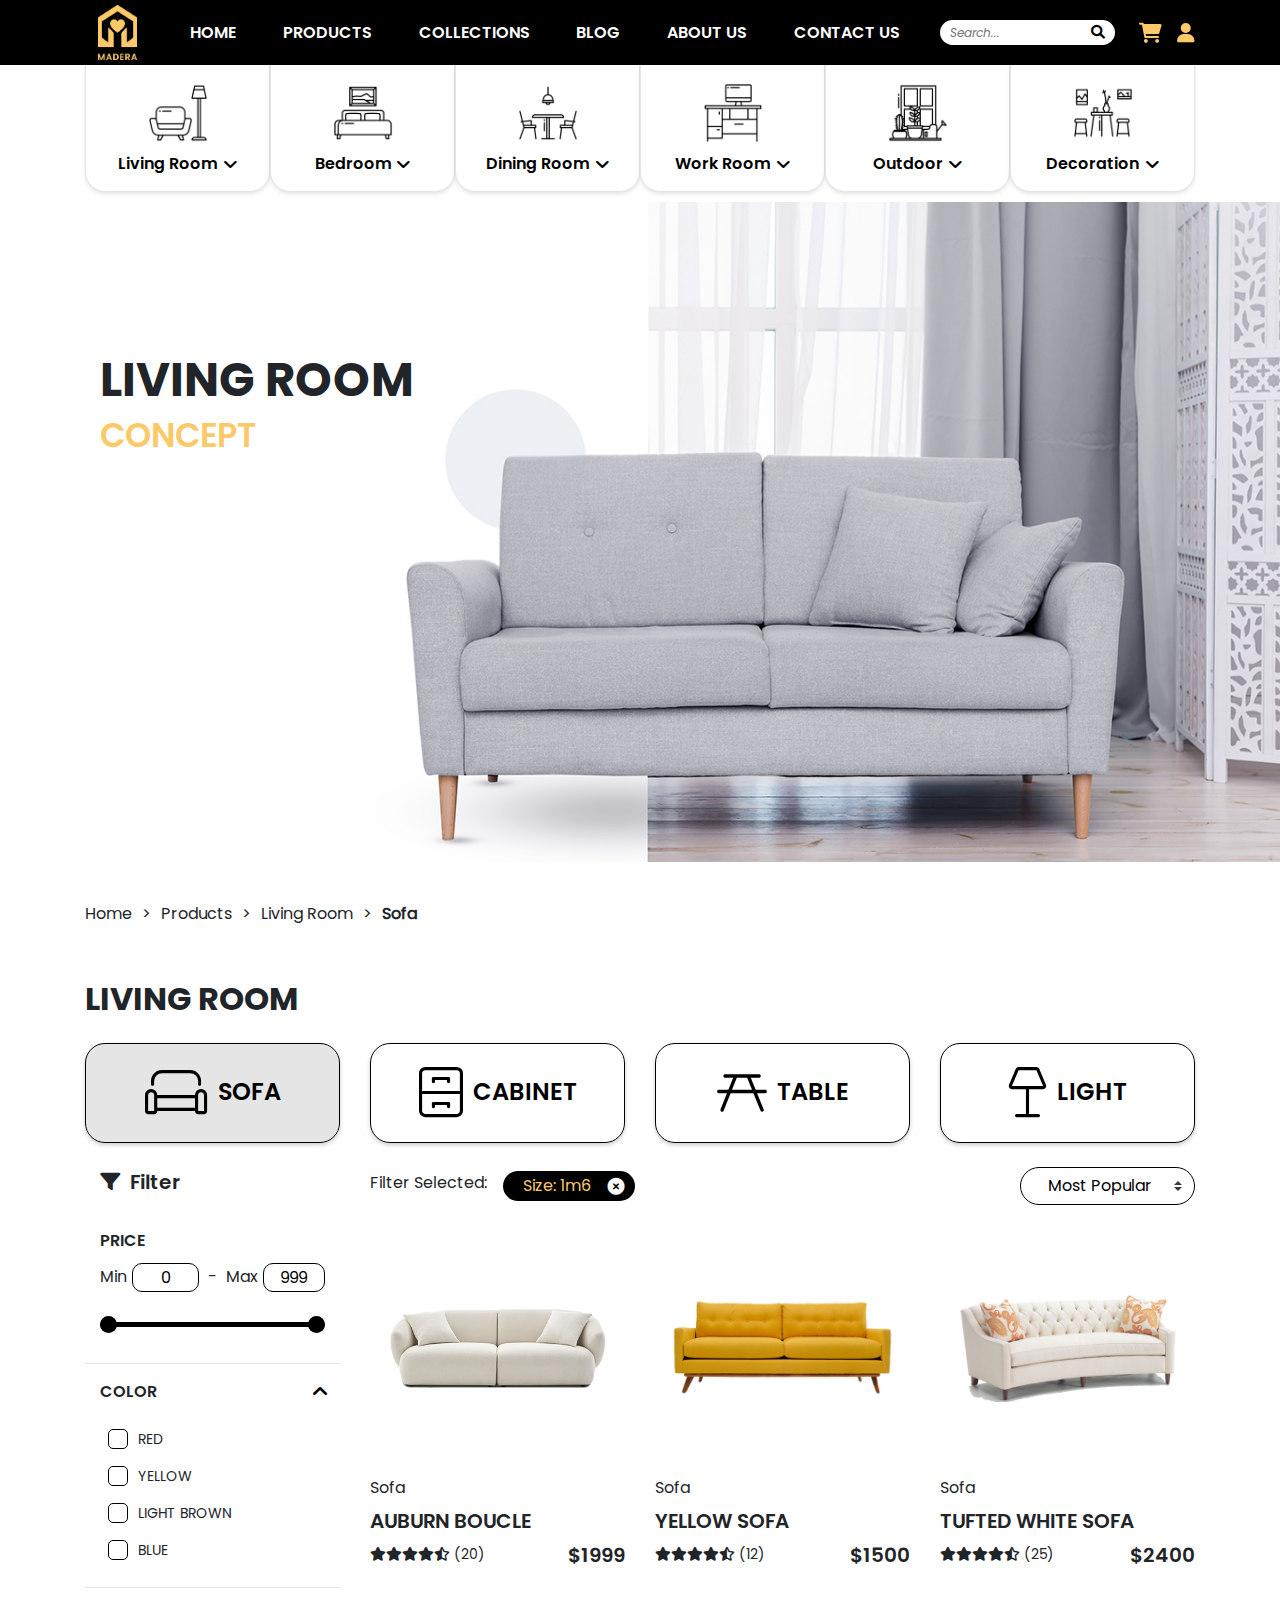
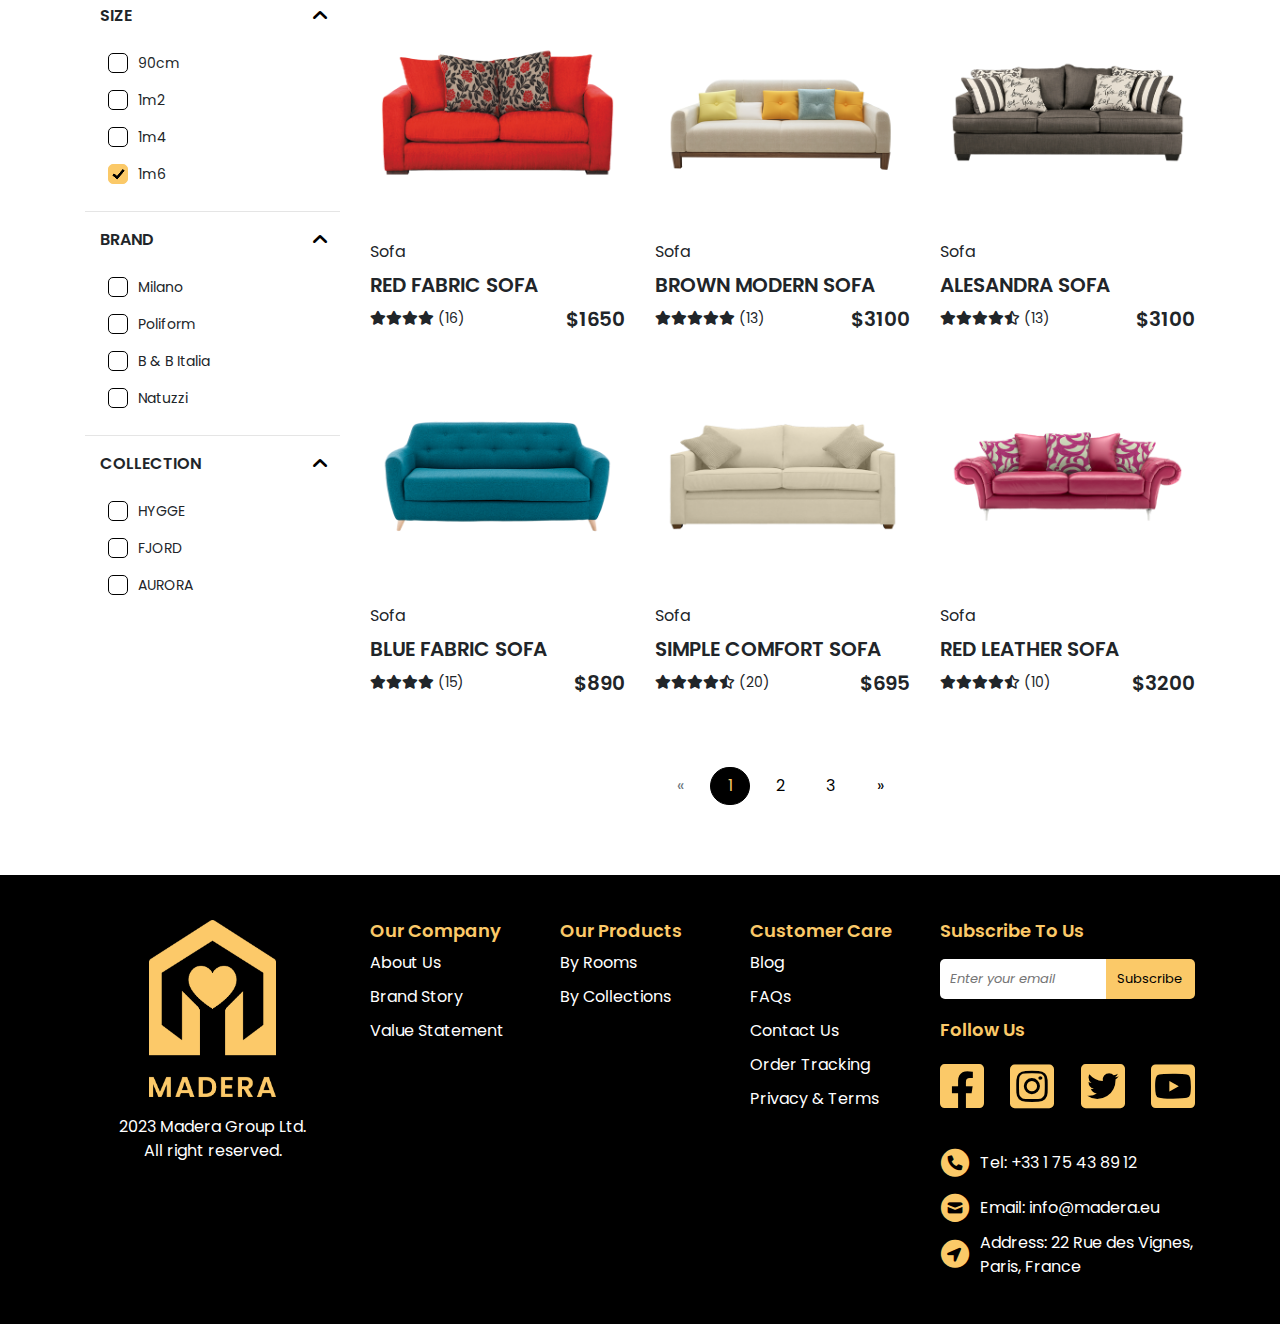
<file: product.html>
<!DOCTYPE html>
<html lang="en">
  <head>
    <meta charset="utf-8" />
    <meta http-equiv="X-UA-Compatible" content="IE=edge" />
    <meta name="viewport" content="width=device-width, initial-scale=1" />
    <title>Madera Product Page</title>
    <!-- Bootstrap -->
    <link href="css/bootstrap-4.4.1.css" rel="stylesheet" />
    <!-- CSS -->
    <link href="css/common.css" rel="stylesheet" />
    <link rel="stylesheet" href="css/product.css" />

    <!-- Owl Carousel CSS -->
    <link rel="stylesheet" href="js/owlcarousel/assets/owl.carousel.min.css" />
    <link rel="stylesheet" href="js/owlcarousel/assets/owl.theme.default.min.css" />

    <!-- Fontawesome -->
    <link rel="stylesheet" href="css/css/all.min.css" />

    <!-- jQuery (necessary for Bootstrap's JavaScript plugins) -->
    <script src="js/jquery-3.4.1.min.js"></script>
    <script src="js/popper.min.js"></script>
    <script src="js/bootstrap-4.4.1.js"></script>

    <!-- Owl Carousel JS -->
    <script src="js/owlcarousel/owl.carousel.min.js"></script>

    <!-- JavaScript viet vao file nay -->
    <script src="js/script.js"></script>

    <!-- KHONG VIET JAVA O FILE HTML -->
  </head>
  <body>
    <div class="container-fluid" id="blackscreen"></div>
    <div class="container-fluid" id="blackscreen2"></div>
    <div class="container-fluid" id="blackscreen3"></div>

    <!-- MODAL SIGN IN -->
    <div
      class="modal fade"
      id="exampleModalCenter"
      tabindex="-1"
      role="dialog"
      aria-labelledby="exampleModalCenterTitle"
      aria-hidden="true">
      <div class="modal-dialog modal-dialog-centered" role="document">
        <div class="modal-content">
          <div class="modal-header">
            <h5 class="modal-title" id="exampleModalLongTitle">Sign in to your account</h5>
            <!-- <button type="button" class="close" data-dismiss="modal" aria-label="Close">
        <span aria-hidden="true">&times;</span>
      </button> -->
          </div>
          <div class="modal-body">
            <form action="" method="post">
              <div class="row">
                <div class="col-10 offset-1">
                  <div class="modalicons"><i class="fa-solid fa-user"></i></div>
                  <input type="text" name="user" value="" id="userid" placeholder="Username" />
                </div>
              </div>
              <div class="row">
                <div class="col-10 offset-1">
                  <div class="modalicons"><i class="fa-solid fa-lock"></i></div>
                  <input type="password" name="pass" value="" id="passid" placeholder="Password" />
                </div>
              </div>
              <div class="row">
                <div class="col-5 offset-1" id="rememberme">
                  <label class="customcheckbox">
                    <input type="checkbox" />
                    <span class="checkmark"></span>
                    <span class="checkbox-label">Remember Me</span>
                  </label>
                </div>
                <div class="col-5" id="forgotpassword">
                  <a href=""><p>Forgot password?</p></a>
                </div>
              </div>
            </form>
          </div>
          <div class="modal-footer">
            <button type="button" class="signinmodalbtn">Sign In</button>
            <button type="button" class="cancelmodalbtn" data-dismiss="modal">Cancel</button>
            <div class="row" style="margin-top: 20px; margin-bottom: 0">
              <p>Don't have an account? <a href="">Click here to register</a></p>
            </div>
          </div>
        </div>
      </div>
    </div>

    <!-- MODAL CART-->
    <div
      class="modal fade"
      id="cart-modal"
      tabindex="-1"
      role="dialog"
      aria-labelledby="exampleModalCenterTitle"
      aria-hidden="true">
      <div class="modal-dialog modal-dialog-centered" role="document">
        <div class="modal-content">
          <div class="modal-header">
            <h5 class="modal-title" id="exampleModalLongTitle">View Cart</h5>
            <!-- <button type="button" class="close" data-dismiss="modal" aria-label="Close">
        <span aria-hidden="true">&times;</span>
      </button> -->
          </div>
          <div class="modal-body">
            <div class="row mb-3 align-items-center cart-modal">
              <div class="col-2">
                <img src="Images/Home/product/armchair1.png" alt="" class="img-thumbnail" />
              </div>
              <div class="col-4 p-0">
                <h6>POANG CHAIR</h6>
              </div>
              <div class="col-6">
                <div class="row align-items-center justify-content-center">
                  <div class="col-5 p-0">
                    <select name="color" id="" class="custom-select">
                      <option value="">Grey</option>
                      <option value="">White</option>
                      <option value="">Black</option>
                    </select>
                  </div>
                  <div class="col-5">
                    <select name="quantity" id="" class="custom-select">
                      <option value="">1</option>
                      <option value="">2</option>
                      <option value="">3</option>
                      <option value="">4</option>
                    </select>
                  </div>
                  <div class="col-2 p-0">
                    <button><i class="fa-solid fa-trash-can"></i></button>
                  </div>
                </div>
              </div>
            </div>
            <div class="row mb-3 align-items-center cart-modal">
              <div class="col-2">
                <img src="Images/Home/product/armchair3.png" alt="" class="img-thumbnail" />
              </div>
              <div class="col-4 p-0">
                <h6>COLETTE</h6>
              </div>
              <div class="col-6">
                <div class="row align-items-center justify-content-center">
                  <div class="col-5 p-0">
                    <select name="color" id="" class="custom-select">
                      <option value="">Grey</option>
                      <option value="">White</option>
                      <option value="">Black</option>
                    </select>
                  </div>
                  <div class="col-5">
                    <select name="quantity" id="" class="custom-select">
                      <option value="">1</option>
                      <option value="">2</option>
                      <option value="">3</option>
                      <option value="">4</option>
                    </select>
                  </div>
                  <div class="col-2 p-0">
                    <button><i class="fa-solid fa-trash-can"></i></button>
                  </div>
                </div>
              </div>
            </div>
            <p id="empty-cart-text" style="display: none; text-align: center; font-family: italicfont">
              There is no items in the cart
            </p>
          </div>
          <div class="modal-footer pb-4">
            <button type="button" class="cancelmodalbtn" data-dismiss="modal">Cancel</button>
            <button type="button" class="checkoutmodalbtn">Checkout</button>
          </div>
        </div>
      </div>
    </div>

    <!-- HEADER -->
    <div class="container-fluid" id="bgheader">
      <div class="container">
        <div class="row">
          <!--				MOBILE ICONS-->
          <div class="col-md-3 col-sm-3 col-3 d-lg-none" id="mobileicons">
            <ul>
              <li>
                <a id="triggermobilenavi"><i class="fa-solid fa-bars"></i></a>
              </li>
              <li>
                <a id="triggermobilesearch"><i class="fa-solid fa-magnifying-glass"></i></a>
              </li>
            </ul>
          </div>
          <!--				LOGO-->
          <div class="col-xl-1 col-lg-1 col-md-6 col-sm-6 col-6" id="logoheader">
            <a href="index.html"><img src="Images/Logo/Logo doc.png" /></a>
          </div>
          <!--	  			Navi desktop-->
          <div class="col-xl-8 col-lg-8 d-none d-lg-block" id="navi">
            <ul>
              <li><a href="index.html">HOME</a></li>
              <li>
                <a href="" id="trigger-bgdropdownmenu"
                  >PRODUCTS <i class="fa-solid fa-chevron-down" id="icon-trigger-bgdropdownmenu"></i
                ></a>
              </li>
              <li><a href="collection.html">COLLECTIONS</a></li>
              <li><a href="blog.html">BLOG</a></li>
              <li><a href="aboutus.html">ABOUT US</a></li>
              <li><a href="faqs.html">CONTACT US</a></li>
            </ul>
          </div>
          <!--	  			Search-->
          <div class="col-xl-2 col-lg-2 d-none d-lg-block" id="search">
            <form>
              <input type="text" placeholder="Search..." id="searchfill" />
              <button id="searchbtn">
                <i class="fa-solid fa-magnifying-glass"></i>
              </button>
            </form>
          </div>
          <!--				ICONS-->
          <div class="col-xl-1 col-lg-1 col-md-3 col-sm-3 col-3 icons">
            <ul>
              <li>
                <a data-toggle="modal" data-target="#cart-modal"><i class="fa-solid fa-cart-shopping"></i></a>
              </li>
              <li>
                <a data-toggle="modal" data-target="#exampleModalCenter"><i class="fa-solid fa-user"></i></a>
              </li>
            </ul>
          </div>
        </div>
      </div>
    </div>
    <!--	  MOBILE NAVI-->
    <div class="container-fluid" id="bgmobilenavi">
      <div class="row">
        <div class="col-12" id="mobilenavi">
          <ul>
            <li><a href="index.html">HOME</a></li>
            <li>
              <div class="container mobile-dropdown-btn">
                <a href="">PRODUCTS</a>
                <button class="trigger-mobile-dropdown-lv1">
                  <i class="fa-solid fa-plus"></i>
                </button>
              </div>
            </li>
            <div class="mobile-dropdown-container">
              <div class="row justify-content-between">
                <a href=""><i class="fa-solid fa-couch"></i>Living Room</a>
                <button class="trigger-mobile-dropdown-lv2">
                  <i class="fa-solid fa-plus"></i>
                </button>
                <div class="row mobile-dropdown-container-level2">
                  <a href="">Sofa</a>
                  <a href="">Table</a>
                  <a href="product2.html">Cabinet</a>
                  <a href="">Lighting</a>
                </div>
              </div>
              <div class="row justify-content-between">
                <a href=""><i class="fa-solid fa-bed-front"></i>Bedroom</a>
                <button class="trigger-mobile-dropdown-lv2">
                  <i class="fa-solid fa-plus"></i>
                </button>
                <div class="row mobile-dropdown-container-level2">
                  <a href="">Bed</a>
                  <a href="">Wardrobe</a>
                  <a href="">Mattress</a>
                  <a href="">Bedside</a>
                </div>
              </div>
              <div class="row justify-content-between">
                <a href=""><i class="fa-solid fa-fork-knife"></i>Dining Room</a>
                <button class="trigger-mobile-dropdown-lv2">
                  <i class="fa-solid fa-plus"></i>
                </button>
                <div class="row mobile-dropdown-container-level2">
                  <a href="">Dining Table</a>
                  <a href="">Dining Chair</a>
                  <a href="">Dining Set</a>
                  <a href="">Kitchen Cabinet</a>
                </div>
              </div>
              <div class="row justify-content-between">
                <a href=""><i class="fa-solid fa-books"></i>Work Room</a>
                <button class="trigger-mobile-dropdown-lv2">
                  <i class="fa-solid fa-plus"></i>
                </button>
                <div class="row mobile-dropdown-container-level2">
                  <a href="">Desk</a>
                  <a href="">Office Chair</a>
                  <a href="">Bookshelves</a>
                  <a href="">Storage</a>
                </div>
              </div>
              <div class="row justify-content-between">
                <a href=""><i class="fa-solid fa-trees"></i>Outdoor</a>
                <button class="trigger-mobile-dropdown-lv2">
                  <i class="fa-solid fa-plus"></i>
                </button>
                <div class="row mobile-dropdown-container-level2">
                  <a href="">Garden Table</a>
                  <a href="">Garden Chair</a>
                  <a href="">Canopies</a>
                  <a href="">Barbeques</a>
                </div>
              </div>
              <div class="row justify-content-between">
                <a href=""><i class="fa-solid fa-lights-holiday"></i>Decoration</a>
                <button class="trigger-mobile-dropdown-lv2">
                  <i class="fa-solid fa-plus"></i>
                </button>
                <div class="row mobile-dropdown-container-level2" style="border-bottom: none">
                  <a href="">Print Art</a>
                  <a href="">Rugs</a>
                  <a href="">Curtain</a>
                  <a href="">Decor Objects</a>
                </div>
              </div>
            </div>
            <li><a href="collection.html">COLLECTIONS</a></li>
            <li><a href="blog.html">BLOG</a></li>
            <li><a href="aboutus.html">ABOUT US</a></li>
            <li><a href="faqs.html">CONTACT US</a></li>
          </ul>
        </div>
      </div>
    </div>

    <!-- MOBILE SEARCH -->
    <div class="container-fluid d-lg-none" id="bgmobilesearch">
      <div class="container">
        <div class="row">
          <div class="col-sm-12 col-12" id="mobilesearch">
            <form>
              <input type="text" placeholder="Search..." id="mobilesearchfill" />
              <button id="mobilesearchbtn">
                <i class="fa-solid fa-magnifying-glass"></i>
              </button>
            </form>
          </div>
        </div>
      </div>
    </div>
    <!-- PRODUCT MENU -->
    <div class="container" id="bgdropdownmenu">
      <div class="row">
        <div class="col-xl-12 col-lg-12 d-none d-lg-block">
          <ul class="productmenu">
            <li class="menuproductbutton" data-dropdown="1">
              <a href="" class="dropdownbutton" data-dropdown="1">
                <img src="Images/flaticon/couch.png" />
                <ul>
                  <li><h6>Living Room</h6></li>
                  <li><i class="fa-solid fa-chevron-down"></i></li>
                </ul>
              </a>
            </li>
            <li class="menuproductbutton" data-dropdown="2">
              <a href="" class="dropdownbutton" data-dropdown="2">
                <img src="Images/flaticon/bed.png" />
                <ul>
                  <li><h6>Bedroom</h6></li>
                  <li><i class="fa-solid fa-chevron-down"></i></li>
                </ul>
              </a>
            </li>
            <li class="menuproductbutton" data-dropdown="3">
              <a href="" class="dropdownbutton" data-dropdown="3">
                <img src="Images/flaticon/dinner-table.png" />
                <ul>
                  <li><h6>Dining Room</h6></li>
                  <li><i class="fa-solid fa-chevron-down"></i></li>
                </ul>
              </a>
            </li>
            <li class="menuproductbutton" data-dropdown="4">
              <a href="" class="dropdownbutton" data-dropdown="4">
                <img src="Images/flaticon/work-table.png" />
                <ul>
                  <li><h6>Work Room</h6></li>
                  <li><i class="fa-solid fa-chevron-down"></i></li>
                </ul>
              </a>
            </li>
            <li class="menuproductbutton" data-dropdown="5">
              <a href="" class="dropdownbutton" data-dropdown="5">
                <img src="Images/flaticon/outdoor.png" />
                <ul>
                  <li><h6>Outdoor</h6></li>
                  <li><i class="fa-solid fa-chevron-down"></i></li>
                </ul>
              </a>
            </li>
            <li class="menuproductbutton" data-dropdown="6">
              <a href="" class="dropdownbutton" data-dropdown="6">
                <img src="Images/flaticon/decoration.png" />
                <ul>
                  <li><h6>Decoration</h6></li>
                  <li><i class="fa-solid fa-chevron-down"></i></li>
                </ul>
              </a>
            </li>
          </ul>
        </div>
      </div>
      <!-- DROPDOWN MENU -->
      <div class="row">
        <div class="container productmenudropdown">
          <div class="col-xl-2 col-lg-2 d-none d-lg-block productmenudropdownbox">
            <div class="dropdown-content" data-dropdown="1">
              <div class="col-3 dropdown-content-button left-dropdown-box tab">
                <a href=""
                  ><button class="tablinks" onmouseover="openTab(event, 'Sofa')" data-dropdown="1">Sofa</button></a
                >
                <a href=""><button class="tablinks" onmouseover="openTab(event, 'Table')">Table</button></a>
                <a href="product2.html"
                  ><button class="tablinks" onmouseover="openTab(event, 'Cabinet')">Cabinet</button></a
                >
                <a href=""><button class="tablinks" onmouseover="openTab(event, 'Lighting')">Lighting</button></a>
              </div>
              <div class="col-9 dropdown-content-image right-dropdown-box">
                <div id="Sofa" class="tabcontent righttab" data-dropdown="1">
                  <h3>Sofa</h3>
                  <p>Cozy and stylish seating options</p>
                  <img src="Images/sofa.png" class="img-fluid" />
                </div>
                <div id="Table" class="tabcontent righttab">
                  <h3>Table</h3>
                  <p>Functional and decorative centerpieces</p>
                  <img src="Images/table.png" class="img-fluid" />
                </div>
                <div id="Cabinet" class="tabcontent righttab">
                  <h3>Cabinet</h3>
                  <p>Storage solutions with a modern twist</p>
                  <img src="Images/cabinet.png" alt="" class="img-fluid" />
                </div>
                <div id="Lighting" class="tabcontent righttab">
                  <h3>Lighting</h3>
                  <p>Ambiance-enhancing fixtures for any space</p>
                  <img src="Images/lighting.png" alt="" class="img-fluid" />
                </div>
              </div>
            </div>
          </div>
          <div class="col-xl-2 col-lg-2 d-none d-lg-block productmenudropdownbox">
            <div class="dropdown-content" data-dropdown="2">
              <div class="col-3 dropdown-content-button left-dropdown-box tab">
                <a href=""
                  ><button class="tablinks" onmouseover="openTab(event, 'Bed')" data-dropdown="2">Bed</button></a
                >
                <a href=""><button class="tablinks" onmouseover="openTab(event, 'Wardrobe')">Wardrobe</button></a>
                <a href=""><button class="tablinks" onmouseover="openTab(event, 'Mattress')">Mattress</button></a>
                <a href=""><button class="tablinks" onmouseover="openTab(event, 'Bedside')">Bedside</button></a>
              </div>
              <div class="col-9 dropdown-content-image right-dropdown-box">
                <div id="Bed" class="tabcontent righttab" data-dropdown="2">
                  <h3>Bed</h3>
                  <p>Sturdy and stylish designs</p>
                  <img src="Images/bed.png" class="img-fluid" />
                </div>
                <div id="Wardrobe" class="tabcontent righttab">
                  <h3>Wardrobe</h3>
                  <p>Spacious storage solutions for clothes</p>
                  <img src="Images/wardrobe.png" alt="" class="img-fluid" />
                </div>
                <div id="Mattress" class="tabcontent righttab">
                  <h3>Mattress</h3>
                  <p>Luxurious comfort for a dreamy slumber</p>
                  <img src="Images/mattress.png" alt="" class="img-fluid" />
                </div>
                <div id="Bedside" class="tabcontent righttab">
                  <h3>Bedside</h3>
                  <p>Convenient bedside storage for essentials</p>
                  <img src="Images/bedside.png" alt="" class="img-fluid" />
                </div>
              </div>
            </div>
          </div>
          <div class="col-xl-2 col-lg-2 d-none d-lg-block productmenudropdownbox">
            <div class="dropdown-content" data-dropdown="3">
              <div class="col-3 dropdown-content-button left-dropdown-box tab">
                <a href=""
                  ><button class="tablinks" onmouseover="openTab(event, 'dining-table')" data-dropdown="3">
                    Dining Table
                  </button></a
                >
                <a href=""
                  ><button class="tablinks" onmouseover="openTab(event, 'dining-chair')">Dining Chair</button></a
                >
                <a href=""><button class="tablinks" onmouseover="openTab(event, 'dining-set')">Dining Set</button></a>
                <a href=""
                  ><button class="tablinks" onmouseover="openTab(event, 'kitchen-cabinet')">Kitchen Cabinet</button></a
                >
              </div>
              <div class="col-9 dropdown-content-image right-dropdown-box">
                <div id="dining-table" class="tabcontent righttab" data-dropdown="3">
                  <h3>Dining Table</h3>
                  <p>Gather around a beautiful table</p>
                  <img src="Images/diningtable.png" class="img-fluid" />
                </div>
                <div id="dining-chair" class="tabcontent righttab">
                  <h3>Dining Chair</h3>
                  <p>Sit in style and comfort</p>
                  <img src="Images/diningchair.png" alt="" class="img-fluid" />
                </div>
                <div id="dining-set" class="tabcontent righttab">
                  <h3>Dining Set</h3>
                  <p>Complete your dining room with ease</p>
                  <img src="Images/diningset.png" alt="" class="img-fluid" />
                </div>
                <div id="kitchen-cabinet" class="tabcontent righttab">
                  <h3>Kitchen Cabinet</h3>
                  <p>Organize and beautify your kitchen space</p>
                  <img src="Images/kitchencabinet.png" alt="" class="img-fluid" />
                </div>
              </div>
            </div>
          </div>
          <div class="col-xl-2 col-lg-2 d-none d-lg-block productmenudropdownbox">
            <div class="dropdown-content dropdown-content-reverse" data-dropdown="4">
              <div class="col-9 dropdown-content-image left-dropdown-box">
                <div id="desk" class="tabcontent lefttab" data-dropdown="4">
                  <h3>Desk</h3>
                  <p>For a productive workspace</p>
                  <img src="Images/workdesk.png" class="img-fluid" />
                </div>
                <div id="office-chair" class="tabcontent lefttab">
                  <h3>Office Chair</h3>
                  <p>Comfortable and stylish seating</p>
                  <img src="Images/workchair.png" alt="" class="img-fluid" />
                </div>
                <div id="book-shelves" class="tabcontent lefttab">
                  <h3>Book Shelves</h3>
                  <p>Organize your workspace</p>
                  <img src="Images/bookshelves.png" alt="" class="img-fluid" />
                </div>
                <div id="storage" class="tabcontent lefttab">
                  <h3>Storage</h3>
                  <p>Keep your important documents safe</p>
                  <img src="Images/workstorage.png" alt="" class="img-fluid" />
                </div>
              </div>
              <div class="col-3 dropdown-content-button right-dropdown-box tab">
                <a href=""
                  ><button class="tablinks" onmouseover="openTab(event, 'desk')" data-dropdown="4">Desk</button></a
                >
                <a href=""
                  ><button class="tablinks" onmouseover="openTab(event, 'office-chair')">Office Chair</button></a
                >
                <a href=""
                  ><button class="tablinks" onmouseover="openTab(event, 'book-shelves')">Book Shelves</button></a
                >
                <a href=""><button class="tablinks" onmouseover="openTab(event, 'storage')">Storage</button></a>
              </div>
            </div>
          </div>
          <div class="col-xl-2 col-lg-2 d-none d-lg-block productmenudropdownbox">
            <div class="dropdown-content dropdown-content-reverse" data-dropdown="5">
              <div class="col-9 dropdown-content-image left-dropdown-box">
                <div id="garden-table" class="tabcontent lefttab" data-dropdown="5">
                  <h3>Garden Table</h3>
                  <p>Dine with our stylish garden tables.</p>
                  <img src="Images/gardentable.png" class="img-fluid" />
                </div>
                <div id="garden-chair" class="tabcontent lefttab">
                  <h3>Garden Chair</h3>
                  <p>Relax and unwind</p>
                  <img src="Images/gardenchair.png" alt="" class="img-fluid" />
                </div>
                <div id="canopies" class="tabcontent lefttab">
                  <h3>Canopies</h3>
                  <p>Stay cool and shaded</p>
                  <img src="Images/gardenumbrella.png" alt="" class="img-fluid" />
                </div>
                <div id="barbecues" class="tabcontent lefttab">
                  <h3>Barbecues</h3>
                  <p>Host the perfect outdoor cookout</p>
                  <img src="Images/gardenbarbeque.png" alt="" class="img-fluid" />
                </div>
              </div>
              <div class="col-3 dropdown-content-button right-dropdown-box tab">
                <a href=""
                  ><button class="tablinks" onmouseover="openTab(event, 'garden-table')" data-dropdown="5">
                    Garden Table
                  </button></a
                >
                <a href=""
                  ><button class="tablinks" onmouseover="openTab(event, 'garden-chair')">Garden Chair</button></a
                >
                <a href=""><button class="tablinks" onmouseover="openTab(event, 'canopies')">Canopies</button></a>
                <a href=""><button class="tablinks" onmouseover="openTab(event, 'barbecues')">Barbecues</button></a>
              </div>
            </div>
          </div>
          <div class="col-xl-2 col-lg-2 d-none d-lg-block productmenudropdownbox">
            <div class="dropdown-content dropdown-content-reverse" data-dropdown="6">
              <div class="col-9 dropdown-content-image left-dropdown-box">
                <div id="print-art" class="tabcontent lefttab" data-dropdown="6">
                  <h3>Print Art</h3>
                  <p>Inspiring wall decor</p>
                  <img src="Images/printing.png" class="img-fluid" />
                </div>
                <div id="rugs" class="tabcontent lefttab">
                  <h3>Rugs</h3>
                  <p>Soften your living environment</p>
                  <img src="Images/rugs.png" alt="" class="img-fluid" />
                </div>
                <div id="curtain" class="tabcontent lefttab">
                  <h3>Curtain</h3>
                  <p>Add privacy and style</p>
                  <img src="Images/curtain.png" alt="" class="img-fluid" />
                </div>
                <div id="deco-objects" class="tabcontent lefttab">
                  <h3>Objects</h3>
                  <p>The final touch</p>
                  <img src="Images/decoobjects.png" alt="" class="img-fluid" />
                </div>
              </div>
              <div class="col-3 dropdown-content-button right-dropdown-box tab">
                <a href=""
                  ><button class="tablinks" onmouseover="openTab(event, 'print-art')" data-dropdown="6">
                    Print Art
                  </button></a
                >
                <a href=""><button class="tablinks" onmouseover="openTab(event, 'rugs')">Rugs</button></a>
                <a href=""><button class="tablinks" onmouseover="openTab(event, 'curtain')">Curtain</button></a>
                <a href=""
                  ><button class="tablinks" onmouseover="openTab(event, 'deco-objects')">Decor Objects</button></a
                >
              </div>
            </div>
          </div>
        </div>
      </div>
    </div>

    <!-- PRODUCT BODY START HERE -->

    <!-- BANNER -->
    <div class="container-fluid" id="banner">
      <div class="container">
        <div class="col-xl-12 col-lg-12 col-md-12 col-sm-12 col-12 titlebanner">
          <h2>LIVING ROOM</h2>
          <h4>CONCEPT</h4>
        </div>
      </div>
    </div>

    <!-- breadcrum -->
    <div class="container mainsection breadcrum">
      <ul>
        <li><a href="index.html">Home</a></li>
        <li>></li>
        <li><a href="">Products</a></li>
        <li>></li>
        <li><a href="">Living Room</a></li>
        <li>></li>
        <li><b>Sofa</b></li>
      </ul>
    </div>

    <!-- TITLE -->
    <div class="container" id="title">
      <h2>LIVING ROOM</h2>
    </div>

    <!-- SELECT -->
    <div class="container">
      <div class="row my-4">
        <div class="col-xl-3 col-lg-3 col-md-6 col-sm-6 col-6">
          <a href="" class="select active">
            <i class="fa-light fa-couch"></i>
            <h4>SOFA</h4>
          </a>
        </div>
        <div class="col-xl-3 col-lg-3 col-md-6 col-sm-6 col-6">
          <a href="product2.html" class="select">
            <i class="fa-light fa-cabinet-filing"></i>
            <h4>CABINET</h4>
          </a>
        </div>
        <div class="col-xl-3 col-lg-3 col-md-6 col-sm-6 col-6">
          <a href="" class="select">
            <img src="Images/Product/Icons/table.png" class="img-fluid" />
            <h4>TABLE</h4>
          </a>
        </div>
        <div class="col-xl-3 col-lg-3 col-md-6 col-sm-6 col-6">
          <a href="" class="select">
            <i class="fa-light fa-lamp-floor"></i>
            <h4>LIGHT</h4>
          </a>
        </div>
      </div>
    </div>
    <!-- FILTER -->
    <div class="container mainsection">
      <div class="row">
        <div class="col-xl-3 col-lg-3 col-md-12 col-sm-12" id="filterbox">
          <div class="col-xl-12 col-lg-12 col-md-12 col-sm-12 col-12">
            <div class="filtericon">
              <i class="fa-solid fa-filter"></i>
              <h5>Filter</h5>
            </div>
            <button class="filtermobi">
              <i class="fa-solid fa-filter"></i>
              <h5>Show Filter</h5>
            </button>
          </div>
          <!-- FILTER CONTENT -->
          <div class="filter">
            <div class="col-xl-12 col-lg-12 col-md-12 col-sm-12 col-12" id="price">
              <!-- Filter Price Range -->
              <div class="row filterbox">
                <div class="col-10 detailfilter">
                  <h5>PRICE</h5>
                </div>
                <div class="col-12 filtercontent">
                  <div class="price-input">
                    <div class="field">
                      <span>Min</span>
                      <input type="number" class="input-min" value="0" />
                    </div>
                    <div class="separator">-</div>
                    <div class="field">
                      <span>Max</span>
                      <input type="number" class="input-max" value="999" />
                    </div>
                  </div>
                  <div class="slider">
                    <div class="progress"></div>
                  </div>
                  <div class="range-input">
                    <input type="range" class="range-min" min="0" max="999" value="0" step="1" />
                    <input type="range" class="range-max" min="0" max="999" value="999" step="1" />
                  </div>
                </div>
              </div>
            </div>
            <!--PRICE-->
            <hr />
            <!--COLOR-->
            <div class="col-12" id="color">
              <div class="row filterbox">
                <div class="col-10 detailfilter">
                  <h5>COLOR</h5>
                </div>
                <div class="col-2 triggerfilter">
                  <i class="fa-solid fa-chevron-up"></i>
                </div>
                <div class="col-12 filtercontent">
                  <div class="row row-cols-lg-1 row-cols-2">
                    <div class="col">
                      <label class="customcheckbox">
                        <input type="checkbox" />
                        <span class="checkmark"></span>
                        <span class="checkbox-label">RED</span>
                      </label>
                    </div>
                    <div class="col">
                      <label class="customcheckbox">
                        <input type="checkbox" />
                        <span class="checkmark"></span>
                        <span class="checkbox-label">YELLOW</span>
                      </label>
                    </div>
                    <div class="col">
                      <label class="customcheckbox">
                        <input type="checkbox" />
                        <span class="checkmark"></span>
                        <span class="checkbox-label">LIGHT BROWN</span>
                      </label>
                    </div>
                    <div class="col">
                      <label class="customcheckbox">
                        <input type="checkbox" />
                        <span class="checkmark"></span>
                        <span class="checkbox-label">BLUE</span>
                      </label>
                    </div>
                  </div>
                </div>
              </div>
            </div>
            <hr />
            <!--SIZE-->
            <div class="col-12" id="size">
              <div class="row filterbox">
                <div class="col-10 detailfilter">
                  <h5>SIZE</h5>
                </div>
                <div class="col-2 triggerfilter">
                  <i class="fa-solid fa-chevron-up"></i>
                </div>
                <div class="col-12 filtercontent">
                  <div class="row row-cols-lg-1 row-cols-2">
                    <div class="col">
                      <label class="customcheckbox">
                        <input type="checkbox" />
                        <span class="checkmark"></span>
                        <span class="checkbox-label">90cm</span>
                      </label>
                    </div>
                    <div class="col">
                      <label class="customcheckbox">
                        <input type="checkbox" />
                        <span class="checkmark"></span>
                        <span class="checkbox-label">1m2</span>
                      </label>
                    </div>
                    <div class="col">
                      <label class="customcheckbox">
                        <input type="checkbox" />
                        <span class="checkmark"></span>
                        <span class="checkbox-label">1m4</span>
                      </label>
                    </div>
                    <div class="col">
                      <label class="customcheckbox">
                        <input type="checkbox" checked="checkmark" />
                        <span class="checkmark"></span>
                        <span class="checkbox-label">1m6</span>
                      </label>
                    </div>
                  </div>
                </div>
              </div>
            </div>
            <hr />
            <!--BRAND-->
            <div class="col-12" id="brand">
              <div class="row filterbox">
                <div class="col-10 detailfilter">
                  <h5>BRAND</h5>
                </div>
                <div class="col-2 triggerfilter">
                  <i class="fa-solid fa-chevron-up"></i>
                </div>
                <div class="col-12 filtercontent">
                  <div class="row row-cols-lg-1 row-cols-2">
                    <div class="col">
                      <label class="customcheckbox">
                        <input type="checkbox" />
                        <span class="checkmark"></span>
                        <span class="checkbox-label">Milano</span>
                      </label>
                    </div>
                    <div class="col">
                      <label class="customcheckbox">
                        <input type="checkbox" />
                        <span class="checkmark"></span>
                        <span class="checkbox-label">Poliform</span>
                      </label>
                    </div>
                    <div class="col">
                      <label class="customcheckbox">
                        <input type="checkbox" />
                        <span class="checkmark"></span>
                        <span class="checkbox-label">B &amp; B Italia</span>
                      </label>
                    </div>
                    <div class="col">
                      <label class="customcheckbox">
                        <input type="checkbox" />
                        <span class="checkmark"></span>
                        <span class="checkbox-label">Natuzzi</span>
                      </label>
                    </div>
                  </div>
                </div>
              </div>
            </div>
            <hr />
            <!--COLLECTION-->
            <div class="col-12" id="collection">
              <div class="row filterbox">
                <div class="col-10 detailfilter">
                  <h5>COLLECTION</h5>
                </div>
                <div class="col-2 triggerfilter">
                  <i class="fa-solid fa-chevron-up"></i>
                </div>
                <div class="col-12 filtercontent">
                  <div class="row row-cols-lg-1 row-cols-2">
                    <div class="col">
                      <label class="customcheckbox">
                        <input type="checkbox" />
                        <span class="checkmark"></span>
                        <span class="checkbox-label">HYGGE</span>
                      </label>
                    </div>
                    <div class="col">
                      <label class="customcheckbox">
                        <input type="checkbox" />
                        <span class="checkmark"></span>
                        <span class="checkbox-label">FJORD</span>
                      </label>
                    </div>
                    <div class="col">
                      <label class="customcheckbox">
                        <input type="checkbox" />
                        <span class="checkmark"></span>
                        <span class="checkbox-label">AURORA</span>
                      </label>
                    </div>
                  </div>
                </div>
              </div>
            </div>
            <hr class="d-lg-none" />
          </div>
        </div>
        <!-- Filter Selected -->
        <div class="col-xl-9 col-lg-9 col-md-12 col-sm-12 col-12" id="products">
          <div class="row align-items-center mb-3">
            <div class="col-6 filterselected">
              <p>Filter Selected:</p>
              <a href="" class="filterresult">
                <p>Size: 1m6</p>
                <i class="fa-solid fa-circle-xmark"></i>
              </a>
            </div>
            <!-- Sort -->
            <div class="col-6 sortbox">
              <select name="" id="" class="custom-select">
                <option value="">Most Popular</option>
                <option value="">Name: A-Z</option>
                <option value="">Name: Z-A</option>
                <option value="">Price Low to High</option>
                <option value="">Price High to Low</option>
              </select>
            </div>
          </div>
          <!--PRODUCTs-->
          <div class="row">
            <div class="col-xl-4 offset-xl-0 col-lg-4 offset-lg-0 col-md-6 offset-md-0 col-sm-6 offset-sm-0 col-12">
              <div class="productbox">
                <!-- OVERLAY BUTTON -->
                <div class="productbox-overlay">
                  <button
                    class="productbox-addtofavorite-btn"
                    type="button"
                    data-toggle="tooltip"
                    data-placement="left"
                    title="Add To Favorites">
                    <i class="fa-solid fa-heart"></i>
                  </button>
                  <button
                    class="productbox-addtocart-btn"
                    type="button"
                    data-toggle="tooltip"
                    data-placement="left"
                    title="Add To Cart">
                    <i class="fa-solid fa-cart-plus"></i>
                  </button>
                </div>
                <a href="detail2.html"><img src="Images/Home/product/sofa.png" class="img-fluid" /></a>
                <a href=""><p>Sofa</p></a>
                <a href="detail2.html"><h5>AUBURN BOUCLE</h5></a>
                <div class="row">
                  <div class="container productbox-price">
                    <div class="productbox-review">
                      <i class="fa-solid fa-star"></i><i class="fa-solid fa-star"></i><i class="fa-solid fa-star"></i
                      ><i class="fa-solid fa-star"></i><i class="fa-solid fa-star-half-stroke"></i>
                      <p>(20)</p>
                    </div>
                    <h5>$1999</h5>
                  </div>
                </div>
              </div>
            </div>
            <!--product1-->
            <div class="col-xl-4 offset-xl-0 col-lg-4 offset-lg-0 col-md-6 offset-md-0 col-sm-6 offset-sm-0 col-12">
              <div class="productbox">
                <!-- OVERLAY BUTTON -->
                <div class="productbox-overlay">
                  <button
                    class="productbox-addtofavorite-btn"
                    type="button"
                    data-toggle="tooltip"
                    data-placement="left"
                    title="Add To Favorites">
                    <i class="fa-solid fa-heart"></i>
                  </button>
                  <button
                    class="productbox-addtocart-btn"
                    type="button"
                    data-toggle="tooltip"
                    data-placement="left"
                    title="Add To Cart">
                    <i class="fa-solid fa-cart-plus"></i>
                  </button>
                </div>
                <a href="detail2.html"><img src="Images/Product/product/product 2.png" class="img-fluid" /></a>
                <a href=""><p>Sofa</p></a>
                <a href="detail2.html"><h5>YELLOW SOFA</h5></a>
                <div class="row">
                  <div class="container productbox-price">
                    <div class="productbox-review">
                      <i class="fa-solid fa-star"></i><i class="fa-solid fa-star"></i><i class="fa-solid fa-star"></i
                      ><i class="fa-solid fa-star"></i><i class="fa-solid fa-star-half-stroke"></i>
                      <p>(12)</p>
                    </div>
                    <h5>$1500</h5>
                  </div>
                </div>
              </div>
            </div>
            <!--product2-->
            <div class="col-xl-4 offset-xl-0 col-lg-4 offset-lg-0 col-md-6 offset-md-0 col-sm-6 offset-sm-0 col-12">
              <div class="productbox">
                <!-- OVERLAY BUTTON -->
                <div class="productbox-overlay">
                  <button
                    class="productbox-addtofavorite-btn"
                    type="button"
                    data-toggle="tooltip"
                    data-placement="left"
                    title="Add To Favorites">
                    <i class="fa-solid fa-heart"></i>
                  </button>
                  <button
                    class="productbox-addtocart-btn"
                    type="button"
                    data-toggle="tooltip"
                    data-placement="left"
                    title="Add To Cart">
                    <i class="fa-solid fa-cart-plus"></i>
                  </button>
                </div>
                <a href="detail2.html"><img src="Images/Product/product/product 3.png" class="img-fluid" /></a>
                <a href=""><p>Sofa</p></a>
                <a href="detail2.html"><h5>TUFTED WHITE SOFA</h5></a>
                <div class="row">
                  <div class="container productbox-price">
                    <div class="productbox-review">
                      <i class="fa-solid fa-star"></i><i class="fa-solid fa-star"></i><i class="fa-solid fa-star"></i
                      ><i class="fa-solid fa-star"></i><i class="fa-solid fa-star-half-stroke"></i>
                      <p>(25)</p>
                    </div>
                    <h5>$2400</h5>
                  </div>
                </div>
              </div>
            </div>
            <!--product3-->
            <div class="col-xl-4 offset-xl-0 col-lg-4 offset-lg-0 col-md-6 offset-md-0 col-sm-6 offset-sm-0 col-12">
              <div class="productbox">
                <!-- OVERLAY BUTTON -->
                <div class="productbox-overlay">
                  <button
                    class="productbox-addtofavorite-btn"
                    type="button"
                    data-toggle="tooltip"
                    data-placement="left"
                    title="Add To Favorites">
                    <i class="fa-solid fa-heart"></i>
                  </button>
                  <button
                    class="productbox-addtocart-btn"
                    type="button"
                    data-toggle="tooltip"
                    data-placement="left"
                    title="Add To Cart">
                    <i class="fa-solid fa-cart-plus"></i>
                  </button>
                </div>
                <a href="detail2.html"><img src="Images/Product/product/product 4.png" class="img-fluid" /> </a>
                <a href=""><p>Sofa</p></a>
                <a href="detail2.html"><h5>RED FABRIC SOFA</h5> </a>
                <div class="row">
                  <div class="container productbox-price">
                    <div class="productbox-review">
                      <i class="fa-solid fa-star"></i><i class="fa-solid fa-star"></i><i class="fa-solid fa-star"></i
                      ><i class="fa-solid fa-star"></i>
                      <p>(16)</p>
                    </div>
                    <h5>$1650</h5>
                  </div>
                </div>
              </div>
            </div>
            <!--product4-->
            <div class="col-xl-4 offset-xl-0 col-lg-4 offset-lg-0 col-md-6 offset-md-0 col-sm-6 offset-sm-0 col-12">
              <div class="productbox">
                <!-- OVERLAY BUTTON -->
                <div class="productbox-overlay">
                  <button
                    class="productbox-addtofavorite-btn"
                    type="button"
                    data-toggle="tooltip"
                    data-placement="left"
                    title="Add To Favorites">
                    <i class="fa-solid fa-heart"></i>
                  </button>
                  <button
                    class="productbox-addtocart-btn"
                    type="button"
                    data-toggle="tooltip"
                    data-placement="left"
                    title="Add To Cart">
                    <i class="fa-solid fa-cart-plus"></i>
                  </button>
                </div>
                <a href="detail2.html"><img src="Images/Product/product/product 5.png" class="img-fluid" /></a>
                <a href=""><p>Sofa</p></a>
                <a href="detail2.html"><h5>BROWN MODERN SOFA</h5></a>
                <div class="row">
                  <div class="container productbox-price">
                    <div class="productbox-review">
                      <i class="fa-solid fa-star"></i><i class="fa-solid fa-star"></i><i class="fa-solid fa-star"></i
                      ><i class="fa-solid fa-star"></i><i class="fa-solid fa-star"></i>
                      <p>(13)</p>
                    </div>
                    <h5>$3100</h5>
                  </div>
                </div>
              </div>
            </div>
            <!--product5-->
            <div class="col-xl-4 offset-xl-0 col-lg-4 offset-lg-0 col-md-6 offset-md-0 col-sm-6 offset-sm-0 col-12">
              <div class="productbox">
                <!-- OVERLAY BUTTON -->
                <div class="productbox-overlay">
                  <button
                    class="productbox-addtofavorite-btn"
                    type="button"
                    data-toggle="tooltip"
                    data-placement="left"
                    title="Add To Favorites">
                    <i class="fa-solid fa-heart"></i>
                  </button>
                  <button
                    class="productbox-addtocart-btn"
                    type="button"
                    data-toggle="tooltip"
                    data-placement="left"
                    title="Add To Cart">
                    <i class="fa-solid fa-cart-plus"></i>
                  </button>
                </div>
                <a href="detail2.html"><img src="Images/Product/product/product 6.png" class="img-fluid" /></a>
                <a href=""><p>Sofa</p></a>
                <a href="detail2.html"><h5>ALESANDRA SOFA</h5></a>
                <div class="row">
                  <div class="container productbox-price">
                    <div class="productbox-review">
                      <i class="fa-solid fa-star"></i><i class="fa-solid fa-star"></i><i class="fa-solid fa-star"></i
                      ><i class="fa-solid fa-star"></i><i class="fa-solid fa-star-half-stroke"></i>
                      <p>(13)</p>
                    </div>
                    <h5>$3100</h5>
                  </div>
                </div>
              </div>
            </div>
            <!--product6-->
            <div class="col-xl-4 offset-xl-0 col-lg-4 offset-lg-0 d-none d-lg-block">
              <div class="productbox">
                <!-- OVERLAY BUTTON -->
                <div class="productbox-overlay">
                  <button
                    class="productbox-addtofavorite-btn"
                    type="button"
                    data-toggle="tooltip"
                    data-placement="left"
                    title="Add To Favorites">
                    <i class="fa-solid fa-heart"></i>
                  </button>
                  <button
                    class="productbox-addtocart-btn"
                    type="button"
                    data-toggle="tooltip"
                    data-placement="left"
                    title="Add To Cart">
                    <i class="fa-solid fa-cart-plus"></i>
                  </button>
                </div>
                <a href="detail2.html"><img src="Images/Product/product/product 7.png" class="img-fluid" /></a>
                <a href=""><p>Sofa</p></a>
                <a href="detail2.html"><h5>BLUE FABRIC SOFA</h5></a>
                <div class="row">
                  <div class="container productbox-price">
                    <div class="productbox-review">
                      <i class="fa-solid fa-star"></i><i class="fa-solid fa-star"></i><i class="fa-solid fa-star"></i
                      ><i class="fa-solid fa-star"></i>
                      <p>(15)</p>
                    </div>
                    <h5>$890</h5>
                  </div>
                </div>
              </div>
            </div>
            <!--product7-->
            <div class="col-xl-4 offset-xl-0 col-lg-4 offset-lg-0 d-none d-lg-block">
              <div class="productbox">
                <!-- OVERLAY BUTTON -->
                <div class="productbox-overlay">
                  <button
                    class="productbox-addtofavorite-btn"
                    type="button"
                    data-toggle="tooltip"
                    data-placement="left"
                    title="Add To Favorites">
                    <i class="fa-solid fa-heart"></i>
                  </button>
                  <button
                    class="productbox-addtocart-btn"
                    type="button"
                    data-toggle="tooltip"
                    data-placement="left"
                    title="Add To Cart">
                    <i class="fa-solid fa-cart-plus"></i>
                  </button>
                </div>
                <a href="detail2.html"><img src="Images/Product/product/product 8.png" class="img-fluid" /></a>
                <a href=""><p>Sofa</p></a>
                <a href="detail2.html"><h5>SIMPLE COMFORT SOFA</h5></a>
                <div class="row">
                  <div class="container productbox-price">
                    <div class="productbox-review">
                      <i class="fa-solid fa-star"></i><i class="fa-solid fa-star"></i><i class="fa-solid fa-star"></i
                      ><i class="fa-solid fa-star"></i><i class="fa-solid fa-star-half-stroke"></i>
                      <p>(20)</p>
                    </div>
                    <h5>$695</h5>
                  </div>
                </div>
              </div>
            </div>
            <!--product8-->
            <div class="col-xl-4 offset-xl-0 col-lg-4 offset-lg-0 d-none d-lg-block">
              <div class="productbox">
                <!-- OVERLAY BUTTON -->
                <div class="productbox-overlay">
                  <button
                    class="productbox-addtofavorite-btn"
                    type="button"
                    data-toggle="tooltip"
                    data-placement="left"
                    title="Add To Favorites">
                    <i class="fa-solid fa-heart"></i>
                  </button>
                  <button
                    class="productbox-addtocart-btn"
                    type="button"
                    data-toggle="tooltip"
                    data-placement="left"
                    title="Add To Cart">
                    <i class="fa-solid fa-cart-plus"></i>
                  </button>
                </div>
                <a href="detail2.html"><img src="Images/Product/product/product 9.png" class="img-fluid" /></a>
                <a href=""><p>Sofa</p></a>
                <a href="detail2.html"><h5>RED LEATHER SOFA</h5></a>
                <div class="row">
                  <div class="container productbox-price">
                    <div class="productbox-review">
                      <i class="fa-solid fa-star"></i><i class="fa-solid fa-star"></i><i class="fa-solid fa-star"></i
                      ><i class="fa-solid fa-star"></i><i class="fa-solid fa-star-half-stroke"></i>
                      <p>(10)</p>
                    </div>
                    <h5>$3200</h5>
                  </div>
                </div>
              </div>
            </div>
            <!--product9-->
          </div>
          <!--PAGE NUMBER-->
          <div class="page-navigation">
            <nav aria-label="Page navigation example">
              <ul class="pagination justify-content-center">
                <li class="page-item disabled">
                  <a class="page-link" href="#" aria-label="Previous">
                    <span aria-hidden="true">&laquo;</span>
                  </a>
                </li>
                <li class="page-item active"><a class="page-link" href="#">1</a></li>
                <li class="page-item"><a class="page-link" href="#">2</a></li>
                <li class="page-item"><a class="page-link" href="#">3</a></li>
                <li class="page-item">
                  <a class="page-link" href="#"><span aria-hidden="true">&raquo;</span></a>
                </li>
              </ul>
            </nav>
          </div>
        </div>
      </div>
    </div>

    <!--	  FOOTER-->
    <!--	  	Footer Content-->
    <div class="container-fluid" id="bgfooter">
      <div class="container" id="bgfootercontent">
        <div class="row">
          <!--	  		Footer Logo-->
          <div class="col-xl-3 col-lg-3 d-none d-lg-block" id="footerlogo">
            <a href="index.html"><img src="Images/Logo/Logo doc.png" class="img-fluid" /></a>
            <p>2023 Madera Group Ltd.<br />All right reserved.</p>
          </div>
          <!--	  		Footer link-->
          <!--				 MOBILE-->
          <!--				  Our company-->
          <div class="col-sm-12 col-12 d-md-none mobilefootercontent triggermobilefooterlink">
            <ul>
              <li>
                <a><h6>Our Company</h6></a>
              </li>
              <li>
                <a><i class="fa-solid fa-chevron-down"></i></a>
              </li>
            </ul>
          </div>
          <div class="col-12 col-12 d-md-none mobilefooterlink">
            <ul>
              <li><a href="aboutus.html">About Us</a></li>
              <li><a href="">Brand Story</a></li>
              <li><a href="">Value Statement</a></li>
            </ul>
          </div>
          <!--				  Our Service-->
          <div class="col-sm-12 col-12 d-md-none mobilefootercontent triggermobilefooterlink">
            <ul>
              <li>
                <a><h6>Our Products</h6></a>
              </li>
              <li>
                <a><i class="fa-solid fa-chevron-down"></i></a>
              </li>
            </ul>
          </div>
          <div class="col-12 col-12 d-md-none mobilefooterlink">
            <ul>
              <li><a href="">By Rooms</a></li>
              <li><a href="collection.html">By Collections</a></li>
            </ul>
          </div>
          <!--				  Customer Care-->
          <div class="col-sm-12 col-12 d-md-none mobilefootercontent triggermobilefooterlink">
            <ul>
              <li>
                <a><h6>Customer Care</h6> </a>
              </li>
              <li>
                <a><i class="fa-solid fa-chevron-down"></i></a>
              </li>
            </ul>
          </div>
          <div class="col-12 col-12 d-md-none mobilefooterlink">
            <ul>
              <li><a href="blog.html">Blog</a></li>
              <li><a href="faqs.html">FAQs</a></li>
              <li><a href="">Contact Us</a></li>
              <li><a href="">Order Tracking</a></li>
              <li><a href="">Privacy & Terms</a></li>
            </ul>
          </div>
          <!--				  DESKTOP-->
          <div class="col-xl-2 col-lg-2 col-md-4 d-none d-md-block footercontent">
            <h6>Our Company</h6>
            <ul>
              <li><a href="aboutus.html">About Us</a></li>
              <li><a href="">Brand Story</a></li>
              <li><a href="">Value Statement</a></li>
            </ul>
          </div>
          <div class="col-xl-2 col-lg-2 col-md-4 d-none d-md-block footercontent">
            <h6>Our Products</h6>
            <ul>
              <li><a href="">By Rooms</a></li>
              <li><a href="collection.html">By Collections</a></li>
            </ul>
          </div>
          <div class="col-xl-2 col-lg-2 col-md-4 d-none d-md-block footercontent">
            <h6>Customer Care</h6>
            <ul>
              <li><a href="blog.html">Blog</a></li>
              <li><a href="faqs.html">FAQs</a></li>
              <li><a href="">Contact Us</a></li>
              <li><a href="">Order Tracking</a></li>
              <li><a href="">Privacy & Terms</a></li>
            </ul>
          </div>
          <!--	  		Subscribe and Social Media-->
          <div class="col-xl-3 col-lg-3 col-md-12 col-sm-12 col-12 footercontent footercontentbutton">
            <div class="row">
              <div class="col-xl-12 col-lg-12 col-md-4 offset-md-0 col-sm-8 offset-sm-2 col-10 offset-1">
                <h6>Subscribe To Us</h6>
                <form>
                  <input type="text" placeholder="Enter your email" id="subscribefill" />
                  <button id="subscribebtn">Subscribe</button>
                </form>
              </div>
              <div class="col-xl-12 col-lg-12 col-md-4 offset-md-0 col-sm-8 offset-sm-2 col-10 offset-1">
                <h6>Follow Us</h6>
                <div class="col-xl-12" id="socialmediaicon">
                  <ul>
                    <li>
                      <a href=""><i class="fa-brands fa-facebook-square"></i></a>
                    </li>
                    <li>
                      <a href=""><i class="fa-brands fa-instagram-square"></i></a>
                    </li>
                    <li>
                      <a href=""><i class="fa-brands fa-twitter-square"></i></a>
                    </li>
                    <li>
                      <a href=""><i class="fa-brands fa-youtube-square"></i></a>
                    </li>
                  </ul>
                </div>
              </div>
              <div class="col-xl-12 col-12 d-none d-lg-block companyinfofooter">
                <ul>
                  <li><i class="fa-solid fa-circle-phone"></i></li>
                  <li><p>Tel: +33 1 75 43 89 12</p></li>
                </ul>
                <ul>
                  <li><i class="fa-solid fa-circle-envelope"></i></li>
                  <li><p>Email: info@madera.eu</p></li>
                </ul>
                <ul>
                  <li><i class="fa-solid fa-circle-location-arrow"></i></li>
                  <li><p>Address: 22 Rue des Vignes, Paris, France</p></li>
                </ul>
              </div>
              <div class="d-lg-none col-md-4 offset-md-0 col-sm-12 offset-sm-0 col-12 offset-0 mobilecopyright">
                <p>2023 Madera Group Ltd.<br />All right reserved.</p>
              </div>
            </div>
          </div>
        </div>
      </div>
    </div>
  </body>
</html>
</file>
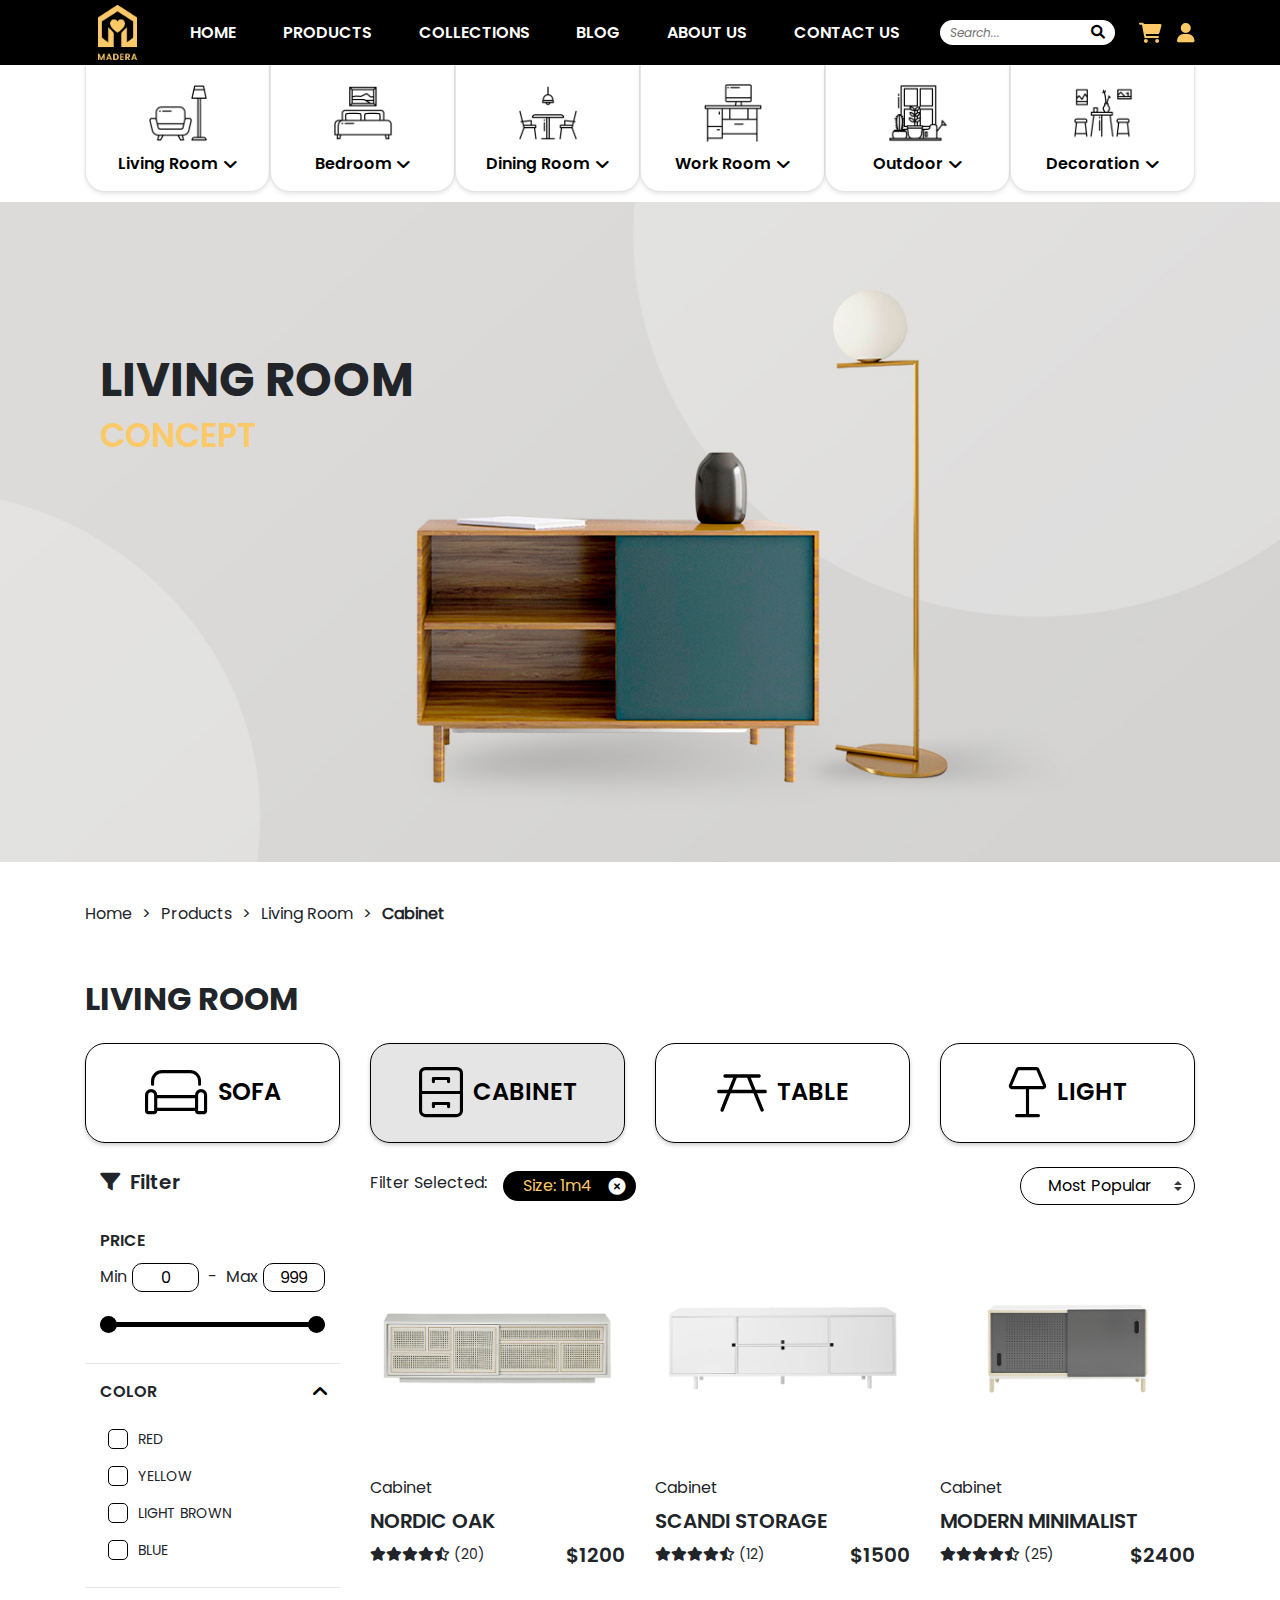
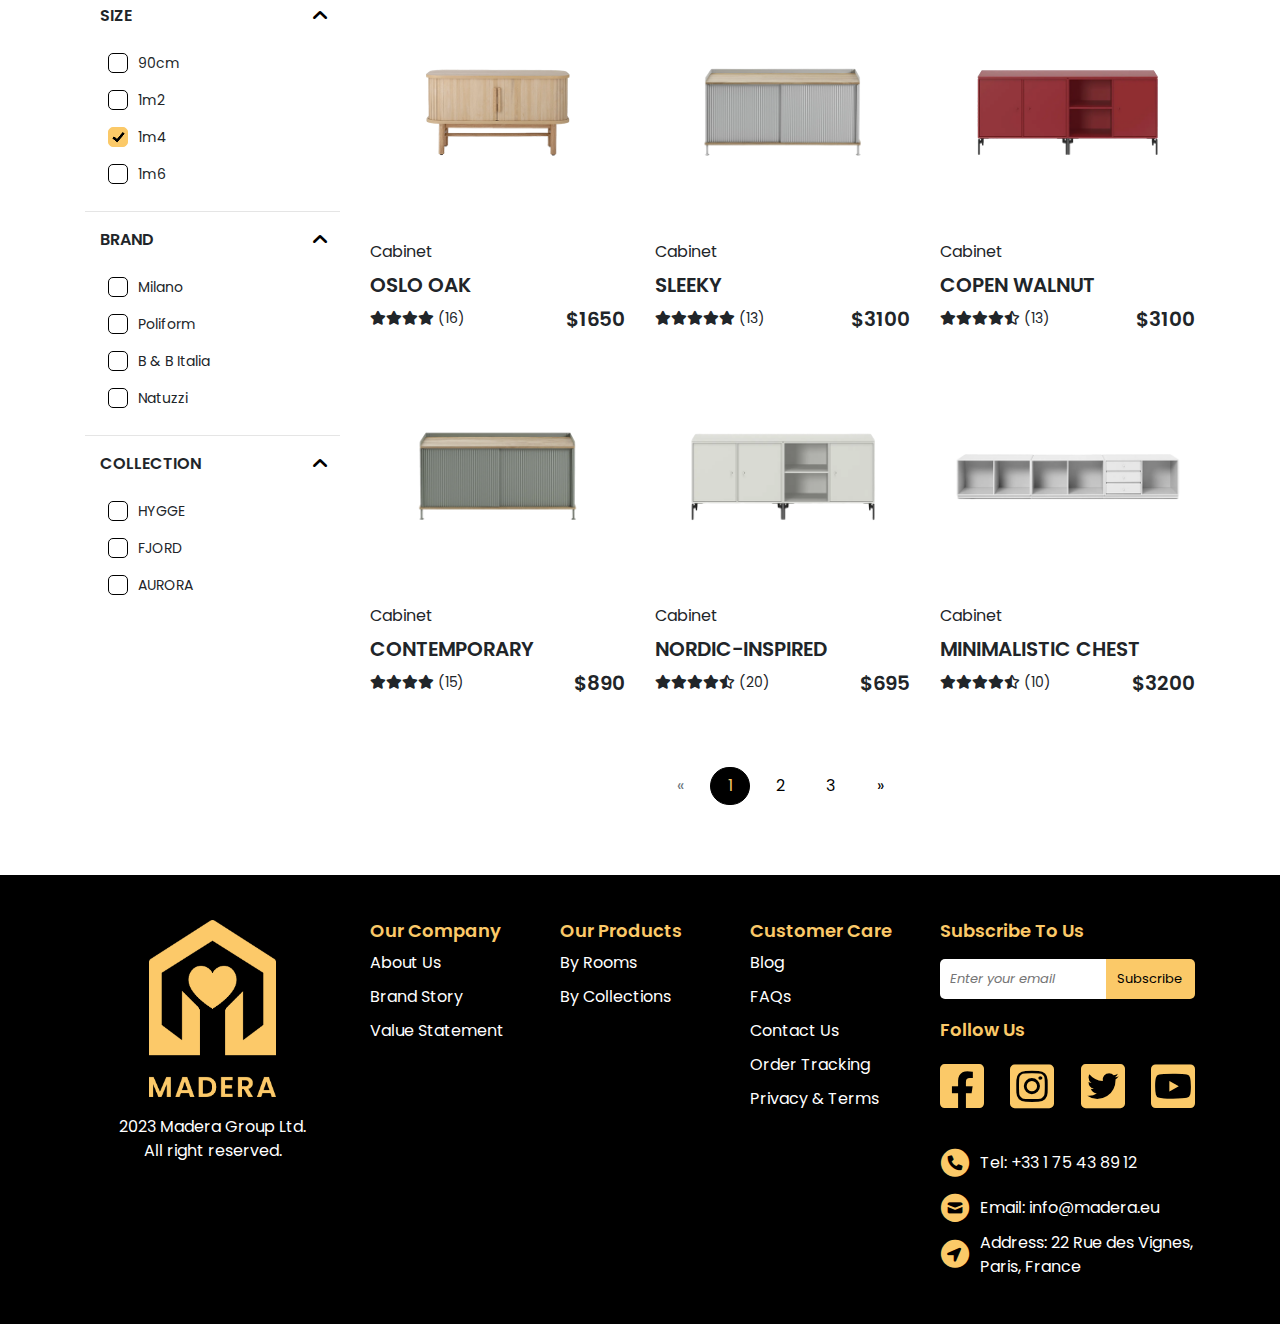
<file: product2.html>
<!DOCTYPE html>
<html lang="en">
  <head>
    <meta charset="utf-8" />
    <meta http-equiv="X-UA-Compatible" content="IE=edge" />
    <meta name="viewport" content="width=device-width, initial-scale=1" />
    <title>Madera Product Page</title>
    <!-- Bootstrap -->
    <link href="css/bootstrap-4.4.1.css" rel="stylesheet" />
    <!-- CSS -->
    <link href="css/common.css" rel="stylesheet" />
    <link rel="stylesheet" href="css/product.css" />

    <!-- Owl Carousel CSS -->
    <link rel="stylesheet" href="js/owlcarousel/assets/owl.carousel.min.css" />
    <link rel="stylesheet" href="js/owlcarousel/assets/owl.theme.default.min.css" />

    <!-- Fontawesome -->
    <link rel="stylesheet" href="css/css/all.min.css" />

    <!-- jQuery (necessary for Bootstrap's JavaScript plugins) -->
    <script src="js/jquery-3.4.1.min.js"></script>
    <script src="js/popper.min.js"></script>
    <script src="js/bootstrap-4.4.1.js"></script>

    <!-- Owl Carousel JS -->
    <script src="js/owlcarousel/owl.carousel.min.js"></script>

    <!-- JavaScript viet vao file nay -->
    <script src="js/script.js"></script>

    <!-- KHONG VIET JAVA O FILE HTML -->
  </head>
  <body>
    <div class="container-fluid" id="blackscreen"></div>
    <div class="container-fluid" id="blackscreen2"></div>
    <div class="container-fluid" id="blackscreen3"></div>

    <!-- MODAL SIGN IN -->
    <div
      class="modal fade"
      id="exampleModalCenter"
      tabindex="-1"
      role="dialog"
      aria-labelledby="exampleModalCenterTitle"
      aria-hidden="true">
      <div class="modal-dialog modal-dialog-centered" role="document">
        <div class="modal-content">
          <div class="modal-header">
            <h5 class="modal-title" id="exampleModalLongTitle">Sign in to your account</h5>
            <!-- <button type="button" class="close" data-dismiss="modal" aria-label="Close">
        <span aria-hidden="true">&times;</span>
      </button> -->
          </div>
          <div class="modal-body">
            <form action="" method="post">
              <div class="row">
                <div class="col-10 offset-1">
                  <div class="modalicons"><i class="fa-solid fa-user"></i></div>
                  <input type="text" name="user" value="" id="userid" placeholder="Username" />
                </div>
              </div>
              <div class="row">
                <div class="col-10 offset-1">
                  <div class="modalicons"><i class="fa-solid fa-lock"></i></div>
                  <input type="password" name="pass" value="" id="passid" placeholder="Password" />
                </div>
              </div>
              <div class="row">
                <div class="col-5 offset-1" id="rememberme">
                  <label class="customcheckbox">
                    <input type="checkbox" />
                    <span class="checkmark"></span>
                    <span class="checkbox-label">Remember Me</span>
                  </label>
                </div>
                <div class="col-5" id="forgotpassword">
                  <a href=""><p>Forgot password?</p></a>
                </div>
              </div>
            </form>
          </div>
          <div class="modal-footer">
            <button type="button" class="signinmodalbtn">Sign In</button>
            <button type="button" class="cancelmodalbtn" data-dismiss="modal">Cancel</button>
            <div class="row" style="margin-top: 20px; margin-bottom: 0">
              <p>Don't have an account? <a href="">Click here to register</a></p>
            </div>
          </div>
        </div>
      </div>
    </div>

    <!-- MODAL CART-->
    <div
      class="modal fade"
      id="cart-modal"
      tabindex="-1"
      role="dialog"
      aria-labelledby="exampleModalCenterTitle"
      aria-hidden="true">
      <div class="modal-dialog modal-dialog-centered" role="document">
        <div class="modal-content">
          <div class="modal-header">
            <h5 class="modal-title" id="exampleModalLongTitle">View Cart</h5>
            <!-- <button type="button" class="close" data-dismiss="modal" aria-label="Close">
        <span aria-hidden="true">&times;</span>
      </button> -->
          </div>
          <div class="modal-body">
            <div class="row mb-3 align-items-center cart-modal">
              <div class="col-2">
                <img src="Images/Home/product/armchair1.png" alt="" class="img-thumbnail" />
              </div>
              <div class="col-4 p-0">
                <h6>POANG CHAIR</h6>
              </div>
              <div class="col-6">
                <div class="row align-items-center justify-content-center">
                  <div class="col-5 p-0">
                    <select name="color" id="" class="custom-select">
                      <option value="">Grey</option>
                      <option value="">White</option>
                      <option value="">Black</option>
                    </select>
                  </div>
                  <div class="col-5">
                    <select name="quantity" id="" class="custom-select">
                      <option value="">1</option>
                      <option value="">2</option>
                      <option value="">3</option>
                      <option value="">4</option>
                    </select>
                  </div>
                  <div class="col-2 p-0">
                    <button><i class="fa-solid fa-trash-can"></i></button>
                  </div>
                </div>
              </div>
            </div>
            <div class="row mb-3 align-items-center cart-modal">
              <div class="col-2">
                <img src="Images/Home/product/armchair3.png" alt="" class="img-thumbnail" />
              </div>
              <div class="col-4 p-0">
                <h6>COLETTE</h6>
              </div>
              <div class="col-6">
                <div class="row align-items-center justify-content-center">
                  <div class="col-5 p-0">
                    <select name="color" id="" class="custom-select">
                      <option value="">Grey</option>
                      <option value="">White</option>
                      <option value="">Black</option>
                    </select>
                  </div>
                  <div class="col-5">
                    <select name="quantity" id="" class="custom-select">
                      <option value="">1</option>
                      <option value="">2</option>
                      <option value="">3</option>
                      <option value="">4</option>
                    </select>
                  </div>
                  <div class="col-2 p-0">
                    <button><i class="fa-solid fa-trash-can"></i></button>
                  </div>
                </div>
              </div>
            </div>
            <p id="empty-cart-text" style="display: none; text-align: center; font-family: italicfont">
              There is no items in the cart
            </p>
          </div>
          <div class="modal-footer pb-4">
            <button type="button" class="cancelmodalbtn" data-dismiss="modal">Cancel</button>
            <button type="button" class="checkoutmodalbtn">Checkout</button>
          </div>
        </div>
      </div>
    </div>

    <!-- HEADER -->
    <div class="container-fluid" id="bgheader">
      <div class="container">
        <div class="row">
          <!--				MOBILE ICONS-->
          <div class="col-md-3 col-sm-3 col-3 d-lg-none" id="mobileicons">
            <ul>
              <li>
                <a id="triggermobilenavi"><i class="fa-solid fa-bars"></i></a>
              </li>
              <li>
                <a id="triggermobilesearch"><i class="fa-solid fa-magnifying-glass"></i></a>
              </li>
            </ul>
          </div>
          <!--				LOGO-->
          <div class="col-xl-1 col-lg-1 col-md-6 col-sm-6 col-6" id="logoheader">
            <a href="index.html"><img src="Images/Logo/Logo doc.png" /></a>
          </div>
          <!--	  			Navi desktop-->
          <div class="col-xl-8 col-lg-8 d-none d-lg-block" id="navi">
            <ul>
              <li><a href="index.html">HOME</a></li>
              <li>
                <a href="" id="trigger-bgdropdownmenu"
                  >PRODUCTS <i class="fa-solid fa-chevron-down" id="icon-trigger-bgdropdownmenu"></i
                ></a>
              </li>
              <li><a href="collection.html">COLLECTIONS</a></li>
              <li><a href="blog.html">BLOG</a></li>
              <li><a href="aboutus.html">ABOUT US</a></li>
              <li><a href="faqs.html">CONTACT US</a></li>
            </ul>
          </div>
          <!--	  			Search-->
          <div class="col-xl-2 col-lg-2 d-none d-lg-block" id="search">
            <form>
              <input type="text" placeholder="Search..." id="searchfill" />
              <button id="searchbtn">
                <i class="fa-solid fa-magnifying-glass"></i>
              </button>
            </form>
          </div>
          <!--				ICONS-->
          <div class="col-xl-1 col-lg-1 col-md-3 col-sm-3 col-3 icons">
            <ul>
              <li>
                <a data-toggle="modal" data-target="#cart-modal"><i class="fa-solid fa-cart-shopping"></i></a>
              </li>
              <li>
                <a data-toggle="modal" data-target="#exampleModalCenter"><i class="fa-solid fa-user"></i></a>
              </li>
            </ul>
          </div>
        </div>
      </div>
    </div>
    <!--	  MOBILE NAVI-->
    <div class="container-fluid" id="bgmobilenavi">
      <div class="row">
        <div class="col-12" id="mobilenavi">
          <ul>
            <li><a href="index.html">HOME</a></li>
            <li>
              <div class="container mobile-dropdown-btn">
                <a href="">PRODUCTS</a>
                <button class="trigger-mobile-dropdown-lv1">
                  <i class="fa-solid fa-plus"></i>
                </button>
              </div>
            </li>
            <div class="mobile-dropdown-container">
              <div class="row justify-content-between">
                <a href=""><i class="fa-solid fa-couch"></i>Living Room</a>
                <button class="trigger-mobile-dropdown-lv2">
                  <i class="fa-solid fa-plus"></i>
                </button>
                <div class="row mobile-dropdown-container-level2">
                  <a href="product.html">Sofa</a>
                  <a href="">Table</a>
                  <a href="product2.html">Cabinet</a>
                  <a href="">Lighting</a>
                </div>
              </div>
              <div class="row justify-content-between">
                <a href=""><i class="fa-solid fa-bed-front"></i>Bedroom</a>
                <button class="trigger-mobile-dropdown-lv2">
                  <i class="fa-solid fa-plus"></i>
                </button>
                <div class="row mobile-dropdown-container-level2">
                  <a href="">Bed</a>
                  <a href="">Wardrobe</a>
                  <a href="">Mattress</a>
                  <a href="">Bedside</a>
                </div>
              </div>
              <div class="row justify-content-between">
                <a href=""><i class="fa-solid fa-fork-knife"></i>Dining Room</a>
                <button class="trigger-mobile-dropdown-lv2">
                  <i class="fa-solid fa-plus"></i>
                </button>
                <div class="row mobile-dropdown-container-level2">
                  <a href="">Dining Table</a>
                  <a href="">Dining Chair</a>
                  <a href="">Dining Set</a>
                  <a href="">Kitchen Cabinet</a>
                </div>
              </div>
              <div class="row justify-content-between">
                <a href=""><i class="fa-solid fa-books"></i>Work Room</a>
                <button class="trigger-mobile-dropdown-lv2">
                  <i class="fa-solid fa-plus"></i>
                </button>
                <div class="row mobile-dropdown-container-level2">
                  <a href="">Desk</a>
                  <a href="">Office Chair</a>
                  <a href="">Bookshelves</a>
                  <a href="">Storage</a>
                </div>
              </div>
              <div class="row justify-content-between">
                <a href=""><i class="fa-solid fa-trees"></i>Outdoor</a>
                <button class="trigger-mobile-dropdown-lv2">
                  <i class="fa-solid fa-plus"></i>
                </button>
                <div class="row mobile-dropdown-container-level2">
                  <a href="">Garden Table</a>
                  <a href="">Garden Chair</a>
                  <a href="">Canopies</a>
                  <a href="">Barbeques</a>
                </div>
              </div>
              <div class="row justify-content-between">
                <a href=""><i class="fa-solid fa-lights-holiday"></i>Decoration</a>
                <button class="trigger-mobile-dropdown-lv2">
                  <i class="fa-solid fa-plus"></i>
                </button>
                <div class="row mobile-dropdown-container-level2" style="border-bottom: none">
                  <a href="">Print Art</a>
                  <a href="">Rugs</a>
                  <a href="">Curtain</a>
                  <a href="">Decor Objects</a>
                </div>
              </div>
            </div>
            <li><a href="collection.html">COLLECTIONS</a></li>
            <li><a href="blog.html">BLOG</a></li>
            <li><a href="aboutus.html">ABOUT US</a></li>
            <li><a href="faqs.html">CONTACT US</a></li>
          </ul>
        </div>
      </div>
    </div>

    <!-- MOBILE SEARCH -->
    <div class="container-fluid d-lg-none" id="bgmobilesearch">
      <div class="container">
        <div class="row">
          <div class="col-sm-12 col-12" id="mobilesearch">
            <form>
              <input type="text" placeholder="Search..." id="mobilesearchfill" />
              <button id="mobilesearchbtn">
                <i class="fa-solid fa-magnifying-glass"></i>
              </button>
            </form>
          </div>
        </div>
      </div>
    </div>
    <!-- PRODUCT MENU -->
    <div class="container" id="bgdropdownmenu">
      <div class="row">
        <div class="col-xl-12 col-lg-12 d-none d-lg-block">
          <ul class="productmenu">
            <li class="menuproductbutton" data-dropdown="1">
              <a href="" class="dropdownbutton" data-dropdown="1">
                <img src="Images/flaticon/couch.png" />
                <ul>
                  <li><h6>Living Room</h6></li>
                  <li><i class="fa-solid fa-chevron-down"></i></li>
                </ul>
              </a>
            </li>
            <li class="menuproductbutton" data-dropdown="2">
              <a href="" class="dropdownbutton" data-dropdown="2">
                <img src="Images/flaticon/bed.png" />
                <ul>
                  <li><h6>Bedroom</h6></li>
                  <li><i class="fa-solid fa-chevron-down"></i></li>
                </ul>
              </a>
            </li>
            <li class="menuproductbutton" data-dropdown="3">
              <a href="" class="dropdownbutton" data-dropdown="3">
                <img src="Images/flaticon/dinner-table.png" />
                <ul>
                  <li><h6>Dining Room</h6></li>
                  <li><i class="fa-solid fa-chevron-down"></i></li>
                </ul>
              </a>
            </li>
            <li class="menuproductbutton" data-dropdown="4">
              <a href="" class="dropdownbutton" data-dropdown="4">
                <img src="Images/flaticon/work-table.png" />
                <ul>
                  <li><h6>Work Room</h6></li>
                  <li><i class="fa-solid fa-chevron-down"></i></li>
                </ul>
              </a>
            </li>
            <li class="menuproductbutton" data-dropdown="5">
              <a href="" class="dropdownbutton" data-dropdown="5">
                <img src="Images/flaticon/outdoor.png" />
                <ul>
                  <li><h6>Outdoor</h6></li>
                  <li><i class="fa-solid fa-chevron-down"></i></li>
                </ul>
              </a>
            </li>
            <li class="menuproductbutton" data-dropdown="6">
              <a href="" class="dropdownbutton" data-dropdown="6">
                <img src="Images/flaticon/decoration.png" />
                <ul>
                  <li><h6>Decoration</h6></li>
                  <li><i class="fa-solid fa-chevron-down"></i></li>
                </ul>
              </a>
            </li>
          </ul>
        </div>
      </div>
      <!-- DROPDOWN MENU -->
      <div class="row">
        <div class="container productmenudropdown">
          <div class="col-xl-2 col-lg-2 d-none d-lg-block productmenudropdownbox">
            <div class="dropdown-content" data-dropdown="1">
              <div class="col-3 dropdown-content-button left-dropdown-box tab">
                <a href="product.html"
                  ><button class="tablinks" onmouseover="openTab(event, 'Sofa')" data-dropdown="1">Sofa</button></a
                >
                <a href=""><button class="tablinks" onmouseover="openTab(event, 'Table')">Table</button></a>
                <a href="product2.html"
                  ><button class="tablinks" onmouseover="openTab(event, 'Cabinet')">Cabinet</button></a
                >
                <a href=""><button class="tablinks" onmouseover="openTab(event, 'Lighting')">Lighting</button></a>
              </div>
              <div class="col-9 dropdown-content-image right-dropdown-box">
                <div id="Sofa" class="tabcontent righttab" data-dropdown="1">
                  <h3>Sofa</h3>
                  <p>Cozy and stylish seating options</p>
                  <img src="Images/sofa.png" class="img-fluid" />
                </div>
                <div id="Table" class="tabcontent righttab">
                  <h3>Table</h3>
                  <p>Functional and decorative centerpieces</p>
                  <img src="Images/table.png" class="img-fluid" />
                </div>
                <div id="Cabinet" class="tabcontent righttab">
                  <h3>Cabinet</h3>
                  <p>Storage solutions with a modern twist</p>
                  <img src="Images/cabinet.png" alt="" class="img-fluid" />
                </div>
                <div id="Lighting" class="tabcontent righttab">
                  <h3>Lighting</h3>
                  <p>Ambiance-enhancing fixtures for any space</p>
                  <img src="Images/lighting.png" alt="" class="img-fluid" />
                </div>
              </div>
            </div>
          </div>
          <div class="col-xl-2 col-lg-2 d-none d-lg-block productmenudropdownbox">
            <div class="dropdown-content" data-dropdown="2">
              <div class="col-3 dropdown-content-button left-dropdown-box tab">
                <a href=""
                  ><button class="tablinks" onmouseover="openTab(event, 'Bed')" data-dropdown="2">Bed</button></a
                >
                <a href=""><button class="tablinks" onmouseover="openTab(event, 'Wardrobe')">Wardrobe</button></a>
                <a href=""><button class="tablinks" onmouseover="openTab(event, 'Mattress')">Mattress</button></a>
                <a href=""><button class="tablinks" onmouseover="openTab(event, 'Bedside')">Bedside</button></a>
              </div>
              <div class="col-9 dropdown-content-image right-dropdown-box">
                <div id="Bed" class="tabcontent righttab" data-dropdown="2">
                  <h3>Bed</h3>
                  <p>Sturdy and stylish designs</p>
                  <img src="Images/bed.png" class="img-fluid" />
                </div>
                <div id="Wardrobe" class="tabcontent righttab">
                  <h3>Wardrobe</h3>
                  <p>Spacious storage solutions for clothes</p>
                  <img src="Images/wardrobe.png" alt="" class="img-fluid" />
                </div>
                <div id="Mattress" class="tabcontent righttab">
                  <h3>Mattress</h3>
                  <p>Luxurious comfort for a dreamy slumber</p>
                  <img src="Images/mattress.png" alt="" class="img-fluid" />
                </div>
                <div id="Bedside" class="tabcontent righttab">
                  <h3>Bedside</h3>
                  <p>Convenient bedside storage for essentials</p>
                  <img src="Images/bedside.png" alt="" class="img-fluid" />
                </div>
              </div>
            </div>
          </div>
          <div class="col-xl-2 col-lg-2 d-none d-lg-block productmenudropdownbox">
            <div class="dropdown-content" data-dropdown="3">
              <div class="col-3 dropdown-content-button left-dropdown-box tab">
                <a href=""
                  ><button class="tablinks" onmouseover="openTab(event, 'dining-table')" data-dropdown="3">
                    Dining Table
                  </button></a
                >
                <a href=""
                  ><button class="tablinks" onmouseover="openTab(event, 'dining-chair')">Dining Chair</button></a
                >
                <a href=""><button class="tablinks" onmouseover="openTab(event, 'dining-set')">Dining Set</button></a>
                <a href=""
                  ><button class="tablinks" onmouseover="openTab(event, 'kitchen-cabinet')">Kitchen Cabinet</button></a
                >
              </div>
              <div class="col-9 dropdown-content-image right-dropdown-box">
                <div id="dining-table" class="tabcontent righttab" data-dropdown="3">
                  <h3>Dining Table</h3>
                  <p>Gather around a beautiful table</p>
                  <img src="Images/diningtable.png" class="img-fluid" />
                </div>
                <div id="dining-chair" class="tabcontent righttab">
                  <h3>Dining Chair</h3>
                  <p>Sit in style and comfort</p>
                  <img src="Images/diningchair.png" alt="" class="img-fluid" />
                </div>
                <div id="dining-set" class="tabcontent righttab">
                  <h3>Dining Set</h3>
                  <p>Complete your dining room with ease</p>
                  <img src="Images/diningset.png" alt="" class="img-fluid" />
                </div>
                <div id="kitchen-cabinet" class="tabcontent righttab">
                  <h3>Kitchen Cabinet</h3>
                  <p>Organize and beautify your kitchen space</p>
                  <img src="Images/kitchencabinet.png" alt="" class="img-fluid" />
                </div>
              </div>
            </div>
          </div>
          <div class="col-xl-2 col-lg-2 d-none d-lg-block productmenudropdownbox">
            <div class="dropdown-content dropdown-content-reverse" data-dropdown="4">
              <div class="col-9 dropdown-content-image left-dropdown-box">
                <div id="desk" class="tabcontent lefttab" data-dropdown="4">
                  <h3>Desk</h3>
                  <p>For a productive workspace</p>
                  <img src="Images/workdesk.png" class="img-fluid" />
                </div>
                <div id="office-chair" class="tabcontent lefttab">
                  <h3>Office Chair</h3>
                  <p>Comfortable and stylish seating</p>
                  <img src="Images/workchair.png" alt="" class="img-fluid" />
                </div>
                <div id="book-shelves" class="tabcontent lefttab">
                  <h3>Book Shelves</h3>
                  <p>Organize your workspace</p>
                  <img src="Images/bookshelves.png" alt="" class="img-fluid" />
                </div>
                <div id="storage" class="tabcontent lefttab">
                  <h3>Storage</h3>
                  <p>Keep your important documents safe</p>
                  <img src="Images/workstorage.png" alt="" class="img-fluid" />
                </div>
              </div>
              <div class="col-3 dropdown-content-button right-dropdown-box tab">
                <a href=""
                  ><button class="tablinks" onmouseover="openTab(event, 'desk')" data-dropdown="4">Desk</button></a
                >
                <a href=""
                  ><button class="tablinks" onmouseover="openTab(event, 'office-chair')">Office Chair</button></a
                >
                <a href=""
                  ><button class="tablinks" onmouseover="openTab(event, 'book-shelves')">Book Shelves</button></a
                >
                <a href=""><button class="tablinks" onmouseover="openTab(event, 'storage')">Storage</button></a>
              </div>
            </div>
          </div>
          <div class="col-xl-2 col-lg-2 d-none d-lg-block productmenudropdownbox">
            <div class="dropdown-content dropdown-content-reverse" data-dropdown="5">
              <div class="col-9 dropdown-content-image left-dropdown-box">
                <div id="garden-table" class="tabcontent lefttab" data-dropdown="5">
                  <h3>Garden Table</h3>
                  <p>Dine with our stylish garden tables.</p>
                  <img src="Images/gardentable.png" class="img-fluid" />
                </div>
                <div id="garden-chair" class="tabcontent lefttab">
                  <h3>Garden Chair</h3>
                  <p>Relax and unwind</p>
                  <img src="Images/gardenchair.png" alt="" class="img-fluid" />
                </div>
                <div id="canopies" class="tabcontent lefttab">
                  <h3>Canopies</h3>
                  <p>Stay cool and shaded</p>
                  <img src="Images/gardenumbrella.png" alt="" class="img-fluid" />
                </div>
                <div id="barbecues" class="tabcontent lefttab">
                  <h3>Barbecues</h3>
                  <p>Host the perfect outdoor cookout</p>
                  <img src="Images/gardenbarbeque.png" alt="" class="img-fluid" />
                </div>
              </div>
              <div class="col-3 dropdown-content-button right-dropdown-box tab">
                <a href=""
                  ><button class="tablinks" onmouseover="openTab(event, 'garden-table')" data-dropdown="5">
                    Garden Table
                  </button></a
                >
                <a href=""
                  ><button class="tablinks" onmouseover="openTab(event, 'garden-chair')">Garden Chair</button></a
                >
                <a href=""><button class="tablinks" onmouseover="openTab(event, 'canopies')">Canopies</button></a>
                <a href=""><button class="tablinks" onmouseover="openTab(event, 'barbecues')">Barbecues</button></a>
              </div>
            </div>
          </div>
          <div class="col-xl-2 col-lg-2 d-none d-lg-block productmenudropdownbox">
            <div class="dropdown-content dropdown-content-reverse" data-dropdown="6">
              <div class="col-9 dropdown-content-image left-dropdown-box">
                <div id="print-art" class="tabcontent lefttab" data-dropdown="6">
                  <h3>Print Art</h3>
                  <p>Inspiring wall decor</p>
                  <img src="Images/printing.png" class="img-fluid" />
                </div>
                <div id="rugs" class="tabcontent lefttab">
                  <h3>Rugs</h3>
                  <p>Soften your living environment</p>
                  <img src="Images/rugs.png" alt="" class="img-fluid" />
                </div>
                <div id="curtain" class="tabcontent lefttab">
                  <h3>Curtain</h3>
                  <p>Add privacy and style</p>
                  <img src="Images/curtain.png" alt="" class="img-fluid" />
                </div>
                <div id="deco-objects" class="tabcontent lefttab">
                  <h3>Objects</h3>
                  <p>The final touch</p>
                  <img src="Images/decoobjects.png" alt="" class="img-fluid" />
                </div>
              </div>
              <div class="col-3 dropdown-content-button right-dropdown-box tab">
                <a href=""
                  ><button class="tablinks" onmouseover="openTab(event, 'print-art')" data-dropdown="6">
                    Print Art
                  </button></a
                >
                <a href=""><button class="tablinks" onmouseover="openTab(event, 'rugs')">Rugs</button></a>
                <a href=""><button class="tablinks" onmouseover="openTab(event, 'curtain')">Curtain</button></a>
                <a href=""
                  ><button class="tablinks" onmouseover="openTab(event, 'deco-objects')">Decor Objects</button></a
                >
              </div>
            </div>
          </div>
        </div>
      </div>
    </div>

    <!-- PRODUCT BODY START HERE -->

    <!-- BANNER -->
    <div class="container-fluid" id="banner2">
      <div class="container">
        <div class="col-xl-12 col-lg-12 col-md-12 col-sm-12 col-12 titlebanner">
          <h2>LIVING ROOM</h2>
          <h4>CONCEPT</h4>
        </div>
      </div>
    </div>

    <!-- breadcrum -->
    <div class="container mainsection breadcrum">
      <ul>
        <li><a href="index.html">Home</a></li>
        <li>></li>
        <li><a href="">Products</a></li>
        <li>></li>
        <li><a href="">Living Room</a></li>
        <li>></li>
        <li><b>Cabinet</b></li>
      </ul>
    </div>

    <!-- TITLE -->
    <div class="container" id="title">
      <h2>LIVING ROOM</h2>
    </div>

    <!-- SELECT -->
    <div class="container">
      <div class="row my-4">
        <div class="col-xl-3 col-lg-3 col-md-6 col-sm-6 col-6">
          <a href="product.html" class="select">
            <i class="fa-light fa-couch"></i>
            <h4>SOFA</h4>
          </a>
        </div>
        <div class="col-xl-3 col-lg-3 col-md-6 col-sm-6 col-6">
          <a href="" class="select active">
            <i class="fa-light fa-cabinet-filing"></i>
            <h4>CABINET</h4>
          </a>
        </div>
        <div class="col-xl-3 col-lg-3 col-md-6 col-sm-6 col-6">
          <a href="" class="select">
            <img src="Images/Product/Icons/table.png" class="img-fluid" />
            <h4>TABLE</h4>
          </a>
        </div>
        <div class="col-xl-3 col-lg-3 col-md-6 col-sm-6 col-6">
          <a href="" class="select">
            <i class="fa-light fa-lamp-floor"></i>
            <h4>LIGHT</h4>
          </a>
        </div>
      </div>
    </div>
    <!-- FILTER -->
    <div class="container mainsection">
      <div class="row">
        <div class="col-xl-3 col-lg-3 col-md-12 col-sm-12" id="filterbox">
          <div class="col-xl-12 col-lg-12 col-md-12 col-sm-12 col-12">
            <div class="filtericon">
              <i class="fa-solid fa-filter"></i>
              <h5>Filter</h5>
            </div>
            <button class="filtermobi">
              <i class="fa-solid fa-filter"></i>
              <h5>Show Filter</h5>
            </button>
          </div>
          <!-- FILTER CONTENT -->
          <div class="filter">
            <div class="col-xl-12 col-lg-12 col-md-12 col-sm-12 col-12" id="price">
              <!-- Filter Price Range -->
              <div class="row filterbox">
                <div class="col-10 detailfilter">
                  <h5>PRICE</h5>
                </div>
                <div class="col-12 filtercontent">
                  <div class="price-input">
                    <div class="field">
                      <span>Min</span>
                      <input type="number" class="input-min" value="0" />
                    </div>
                    <div class="separator">-</div>
                    <div class="field">
                      <span>Max</span>
                      <input type="number" class="input-max" value="999" />
                    </div>
                  </div>
                  <div class="slider">
                    <div class="progress"></div>
                  </div>
                  <div class="range-input">
                    <input type="range" class="range-min" min="0" max="999" value="0" step="1" />
                    <input type="range" class="range-max" min="0" max="999" value="999" step="1" />
                  </div>
                </div>
              </div>
            </div>
            <!--PRICE-->
            <hr />
            <!--COLOR-->
            <div class="col-12" id="color">
              <div class="row filterbox">
                <div class="col-10 detailfilter">
                  <h5>COLOR</h5>
                </div>
                <div class="col-2 triggerfilter">
                  <i class="fa-solid fa-chevron-up"></i>
                </div>
                <div class="col-12 filtercontent">
                  <div class="row row-cols-lg-1 row-cols-2">
                    <div class="col">
                      <label class="customcheckbox">
                        <input type="checkbox" />
                        <span class="checkmark"></span>
                        <span class="checkbox-label">RED</span>
                      </label>
                    </div>
                    <div class="col">
                      <label class="customcheckbox">
                        <input type="checkbox" />
                        <span class="checkmark"></span>
                        <span class="checkbox-label">YELLOW</span>
                      </label>
                    </div>
                    <div class="col">
                      <label class="customcheckbox">
                        <input type="checkbox" />
                        <span class="checkmark"></span>
                        <span class="checkbox-label">LIGHT BROWN</span>
                      </label>
                    </div>
                    <div class="col">
                      <label class="customcheckbox">
                        <input type="checkbox" />
                        <span class="checkmark"></span>
                        <span class="checkbox-label">BLUE</span>
                      </label>
                    </div>
                  </div>
                </div>
              </div>
            </div>
            <hr />
            <!--SIZE-->
            <div class="col-12" id="size">
              <div class="row filterbox">
                <div class="col-10 detailfilter">
                  <h5>SIZE</h5>
                </div>
                <div class="col-2 triggerfilter">
                  <i class="fa-solid fa-chevron-up"></i>
                </div>
                <div class="col-12 filtercontent">
                  <div class="row row-cols-lg-1 row-cols-2">
                    <div class="col">
                      <label class="customcheckbox">
                        <input type="checkbox" />
                        <span class="checkmark"></span>
                        <span class="checkbox-label">90cm</span>
                      </label>
                    </div>
                    <div class="col">
                      <label class="customcheckbox">
                        <input type="checkbox" />
                        <span class="checkmark"></span>
                        <span class="checkbox-label">1m2</span>
                      </label>
                    </div>
                    <div class="col">
                      <label class="customcheckbox">
                        <input type="checkbox" checked="checkmark" />
                        <span class="checkmark"></span>
                        <span class="checkbox-label">1m4</span>
                      </label>
                    </div>
                    <div class="col">
                      <label class="customcheckbox">
                        <input type="checkbox" />
                        <span class="checkmark"></span>
                        <span class="checkbox-label">1m6</span>
                      </label>
                    </div>
                  </div>
                </div>
              </div>
            </div>
            <hr />
            <!--BRAND-->
            <div class="col-12" id="brand">
              <div class="row filterbox">
                <div class="col-10 detailfilter">
                  <h5>BRAND</h5>
                </div>
                <div class="col-2 triggerfilter">
                  <i class="fa-solid fa-chevron-up"></i>
                </div>
                <div class="col-12 filtercontent">
                  <div class="row row-cols-lg-1 row-cols-2">
                    <div class="col">
                      <label class="customcheckbox">
                        <input type="checkbox" />
                        <span class="checkmark"></span>
                        <span class="checkbox-label">Milano</span>
                      </label>
                    </div>
                    <div class="col">
                      <label class="customcheckbox">
                        <input type="checkbox" />
                        <span class="checkmark"></span>
                        <span class="checkbox-label">Poliform</span>
                      </label>
                    </div>
                    <div class="col">
                      <label class="customcheckbox">
                        <input type="checkbox" />
                        <span class="checkmark"></span>
                        <span class="checkbox-label">B &amp; B Italia</span>
                      </label>
                    </div>
                    <div class="col">
                      <label class="customcheckbox">
                        <input type="checkbox" />
                        <span class="checkmark"></span>
                        <span class="checkbox-label">Natuzzi</span>
                      </label>
                    </div>
                  </div>
                </div>
              </div>
            </div>
            <hr />
            <!--COLLECTION-->
            <div class="col-12" id="collection">
              <div class="row filterbox">
                <div class="col-10 detailfilter">
                  <h5>COLLECTION</h5>
                </div>
                <div class="col-2 triggerfilter">
                  <i class="fa-solid fa-chevron-up"></i>
                </div>
                <div class="col-12 filtercontent">
                  <div class="row row-cols-lg-1 row-cols-2">
                    <div class="col">
                      <label class="customcheckbox">
                        <input type="checkbox" />
                        <span class="checkmark"></span>
                        <span class="checkbox-label">HYGGE</span>
                      </label>
                    </div>
                    <div class="col">
                      <label class="customcheckbox">
                        <input type="checkbox" />
                        <span class="checkmark"></span>
                        <span class="checkbox-label">FJORD</span>
                      </label>
                    </div>
                    <div class="col">
                      <label class="customcheckbox">
                        <input type="checkbox" />
                        <span class="checkmark"></span>
                        <span class="checkbox-label">AURORA</span>
                      </label>
                    </div>
                  </div>
                </div>
              </div>
            </div>
            <hr class="d-lg-none" />
          </div>
        </div>
        <!-- Filter Selected -->
        <div class="col-xl-9 col-lg-9 col-md-12 col-sm-12 col-12" id="products">
          <div class="row align-items-center mb-3">
            <div class="col-6 filterselected">
              <p>Filter Selected:</p>
              <a href="" class="filterresult">
                <p>Size: 1m4</p>
                <i class="fa-solid fa-circle-xmark"></i>
              </a>
            </div>
            <!-- Sort -->
            <div class="col-6 sortbox">
              <select name="" id="" class="custom-select">
                <option value="">Most Popular</option>
                <option value="">Name: A-Z</option>
                <option value="">Name: Z-A</option>
                <option value="">Price Low to High</option>
                <option value="">Price High to Low</option>
              </select>
            </div>
          </div>
          <!--PRODUCTs-->
          <div class="row">
            <div class="col-xl-4 offset-xl-0 col-lg-4 offset-lg-0 col-md-6 offset-md-0 col-sm-6 offset-sm-0 col-12">
              <div class="productbox">
                <!-- OVERLAY BUTTON -->
                <div class="productbox-overlay">
                  <button
                    class="productbox-addtofavorite-btn"
                    type="button"
                    data-toggle="tooltip"
                    data-placement="left"
                    title="Add To Favorites">
                    <i class="fa-solid fa-heart"></i>
                  </button>
                  <button
                    class="productbox-addtocart-btn"
                    type="button"
                    data-toggle="tooltip"
                    data-placement="left"
                    title="Add To Cart">
                    <i class="fa-solid fa-cart-plus"></i>
                  </button>
                </div>
                <a href="detail.html"><img src="Images/Product/product2/cabinet1.png" class="img-fluid" /></a>
                <a href=""><p>Cabinet</p></a>
                <a href="detail.html"><h5>NORDIC OAK</h5></a>
                <div class="row">
                  <div class="container productbox-price">
                    <div class="productbox-review">
                      <i class="fa-solid fa-star"></i><i class="fa-solid fa-star"></i><i class="fa-solid fa-star"></i
                      ><i class="fa-solid fa-star"></i><i class="fa-solid fa-star-half-stroke"></i>
                      <p>(20)</p>
                    </div>
                    <h5>$1200</h5>
                  </div>
                </div>
              </div>
            </div>
            <!--product1-->
            <div class="col-xl-4 offset-xl-0 col-lg-4 offset-lg-0 col-md-6 offset-md-0 col-sm-6 offset-sm-0 col-12">
              <div class="productbox">
                <!-- OVERLAY BUTTON -->
                <div class="productbox-overlay">
                  <button
                    class="productbox-addtofavorite-btn"
                    type="button"
                    data-toggle="tooltip"
                    data-placement="left"
                    title="Add To Favorites">
                    <i class="fa-solid fa-heart"></i>
                  </button>
                  <button
                    class="productbox-addtocart-btn"
                    type="button"
                    data-toggle="tooltip"
                    data-placement="left"
                    title="Add To Cart">
                    <i class="fa-solid fa-cart-plus"></i>
                  </button>
                </div>
                <a href="detail.html"><img src="Images/Product/product2/cabinet2.png" class="img-fluid" /></a>
                <a href=""><p>Cabinet</p></a>
                <a href="detail.html"><h5>SCANDI STORAGE</h5></a>
                <div class="row">
                  <div class="container productbox-price">
                    <div class="productbox-review">
                      <i class="fa-solid fa-star"></i><i class="fa-solid fa-star"></i><i class="fa-solid fa-star"></i
                      ><i class="fa-solid fa-star"></i><i class="fa-solid fa-star-half-stroke"></i>
                      <p>(12)</p>
                    </div>
                    <h5>$1500</h5>
                  </div>
                </div>
              </div>
            </div>
            <!--product2-->
            <div class="col-xl-4 offset-xl-0 col-lg-4 offset-lg-0 col-md-6 offset-md-0 col-sm-6 offset-sm-0 col-12">
              <div class="productbox">
                <!-- OVERLAY BUTTON -->
                <div class="productbox-overlay">
                  <button
                    class="productbox-addtofavorite-btn"
                    type="button"
                    data-toggle="tooltip"
                    data-placement="left"
                    title="Add To Favorites">
                    <i class="fa-solid fa-heart"></i>
                  </button>
                  <button
                    class="productbox-addtocart-btn"
                    type="button"
                    data-toggle="tooltip"
                    data-placement="left"
                    title="Add To Cart">
                    <i class="fa-solid fa-cart-plus"></i>
                  </button>
                </div>
                <a href="detail.html"><img src="Images/Product/product2/cabinet3.png" class="img-fluid" /></a>
                <a href=""><p>Cabinet</p></a>
                <a href="detail.html"><h5>MODERN MINIMALIST</h5></a>
                <div class="row">
                  <div class="container productbox-price">
                    <div class="productbox-review">
                      <i class="fa-solid fa-star"></i><i class="fa-solid fa-star"></i><i class="fa-solid fa-star"></i
                      ><i class="fa-solid fa-star"></i><i class="fa-solid fa-star-half-stroke"></i>
                      <p>(25)</p>
                    </div>
                    <h5>$2400</h5>
                  </div>
                </div>
              </div>
            </div>
            <!--product3-->
            <div class="col-xl-4 offset-xl-0 col-lg-4 offset-lg-0 col-md-6 offset-md-0 col-sm-6 offset-sm-0 col-12">
              <div class="productbox">
                <!-- OVERLAY BUTTON -->
                <div class="productbox-overlay">
                  <button
                    class="productbox-addtofavorite-btn"
                    type="button"
                    data-toggle="tooltip"
                    data-placement="left"
                    title="Add To Favorites">
                    <i class="fa-solid fa-heart"></i>
                  </button>
                  <button
                    class="productbox-addtocart-btn"
                    type="button"
                    data-toggle="tooltip"
                    data-placement="left"
                    title="Add To Cart">
                    <i class="fa-solid fa-cart-plus"></i>
                  </button>
                </div>
                <a href="detail.html"><img src="Images/Product/product2/cabinet4.png" class="img-fluid" /> </a>
                <a href=""><p>Cabinet</p></a>
                <a href="detail.html"><h5>OSLO OAK</h5> </a>
                <div class="row">
                  <div class="container productbox-price">
                    <div class="productbox-review">
                      <i class="fa-solid fa-star"></i><i class="fa-solid fa-star"></i><i class="fa-solid fa-star"></i
                      ><i class="fa-solid fa-star"></i>
                      <p>(16)</p>
                    </div>
                    <h5>$1650</h5>
                  </div>
                </div>
              </div>
            </div>
            <!--product4-->
            <div class="col-xl-4 offset-xl-0 col-lg-4 offset-lg-0 col-md-6 offset-md-0 col-sm-6 offset-sm-0 col-12">
              <div class="productbox">
                <!-- OVERLAY BUTTON -->
                <div class="productbox-overlay">
                  <button
                    class="productbox-addtofavorite-btn"
                    type="button"
                    data-toggle="tooltip"
                    data-placement="left"
                    title="Add To Favorites">
                    <i class="fa-solid fa-heart"></i>
                  </button>
                  <button
                    class="productbox-addtocart-btn"
                    type="button"
                    data-toggle="tooltip"
                    data-placement="left"
                    title="Add To Cart">
                    <i class="fa-solid fa-cart-plus"></i>
                  </button>
                </div>
                <a href="detail.html"><img src="Images/Product/product2/cabinet5.png" class="img-fluid" /></a>
                <a href=""><p>Cabinet</p></a>
                <a href="detail.html"><h5>SLEEKY</h5></a>
                <div class="row">
                  <div class="container productbox-price">
                    <div class="productbox-review">
                      <i class="fa-solid fa-star"></i><i class="fa-solid fa-star"></i><i class="fa-solid fa-star"></i
                      ><i class="fa-solid fa-star"></i><i class="fa-solid fa-star"></i>
                      <p>(13)</p>
                    </div>
                    <h5>$3100</h5>
                  </div>
                </div>
              </div>
            </div>
            <!--product5-->
            <div class="col-xl-4 offset-xl-0 col-lg-4 offset-lg-0 col-md-6 offset-md-0 col-sm-6 offset-sm-0 col-12">
              <div class="productbox">
                <!-- OVERLAY BUTTON -->
                <div class="productbox-overlay">
                  <button
                    class="productbox-addtofavorite-btn"
                    type="button"
                    data-toggle="tooltip"
                    data-placement="left"
                    title="Add To Favorites">
                    <i class="fa-solid fa-heart"></i>
                  </button>
                  <button
                    class="productbox-addtocart-btn"
                    type="button"
                    data-toggle="tooltip"
                    data-placement="left"
                    title="Add To Cart">
                    <i class="fa-solid fa-cart-plus"></i>
                  </button>
                </div>
                <a href="detail.html"><img src="Images/Product/product2/cabinet6.png" class="img-fluid" /></a>
                <a href=""><p>Cabinet</p></a>
                <a href="detail.html"><h5>COPEN WALNUT</h5></a>
                <div class="row">
                  <div class="container productbox-price">
                    <div class="productbox-review">
                      <i class="fa-solid fa-star"></i><i class="fa-solid fa-star"></i><i class="fa-solid fa-star"></i
                      ><i class="fa-solid fa-star"></i><i class="fa-solid fa-star-half-stroke"></i>
                      <p>(13)</p>
                    </div>
                    <h5>$3100</h5>
                  </div>
                </div>
              </div>
            </div>
            <!--product6-->
            <div class="col-xl-4 offset-xl-0 col-lg-4 offset-lg-0 d-none d-lg-block">
              <div class="productbox">
                <!-- OVERLAY BUTTON -->
                <div class="productbox-overlay">
                  <button
                    class="productbox-addtofavorite-btn"
                    type="button"
                    data-toggle="tooltip"
                    data-placement="left"
                    title="Add To Favorites">
                    <i class="fa-solid fa-heart"></i>
                  </button>
                  <button
                    class="productbox-addtocart-btn"
                    type="button"
                    data-toggle="tooltip"
                    data-placement="left"
                    title="Add To Cart">
                    <i class="fa-solid fa-cart-plus"></i>
                  </button>
                </div>
                <a href="detail.html"><img src="Images/Product/product2/cabinet7.png" class="img-fluid" /></a>
                <a href=""><p>Cabinet</p></a>
                <a href="detail.html"><h5>CONTEMPORARY</h5></a>
                <div class="row">
                  <div class="container productbox-price">
                    <div class="productbox-review">
                      <i class="fa-solid fa-star"></i><i class="fa-solid fa-star"></i><i class="fa-solid fa-star"></i
                      ><i class="fa-solid fa-star"></i>
                      <p>(15)</p>
                    </div>
                    <h5>$890</h5>
                  </div>
                </div>
              </div>
            </div>
            <!--product7-->
            <div class="col-xl-4 offset-xl-0 col-lg-4 offset-lg-0 d-none d-lg-block">
              <div class="productbox">
                <!-- OVERLAY BUTTON -->
                <div class="productbox-overlay">
                  <button
                    class="productbox-addtofavorite-btn"
                    type="button"
                    data-toggle="tooltip"
                    data-placement="left"
                    title="Add To Favorites">
                    <i class="fa-solid fa-heart"></i>
                  </button>
                  <button
                    class="productbox-addtocart-btn"
                    type="button"
                    data-toggle="tooltip"
                    data-placement="left"
                    title="Add To Cart">
                    <i class="fa-solid fa-cart-plus"></i>
                  </button>
                </div>
                <a href="detail.html"><img src="Images/Product/product2/cabinet8.png" class="img-fluid" /></a>
                <a href=""><p>Cabinet</p></a>
                <a href="detail.html"><h5>NORDIC-INSPIRED</h5></a>
                <div class="row">
                  <div class="container productbox-price">
                    <div class="productbox-review">
                      <i class="fa-solid fa-star"></i><i class="fa-solid fa-star"></i><i class="fa-solid fa-star"></i
                      ><i class="fa-solid fa-star"></i><i class="fa-solid fa-star-half-stroke"></i>
                      <p>(20)</p>
                    </div>
                    <h5>$695</h5>
                  </div>
                </div>
              </div>
            </div>
            <!--product8-->
            <div class="col-xl-4 offset-xl-0 col-lg-4 offset-lg-0 d-none d-lg-block">
              <div class="productbox">
                <!-- OVERLAY BUTTON -->
                <div class="productbox-overlay">
                  <button
                    class="productbox-addtofavorite-btn"
                    type="button"
                    data-toggle="tooltip"
                    data-placement="left"
                    title="Add To Favorites">
                    <i class="fa-solid fa-heart"></i>
                  </button>
                  <button
                    class="productbox-addtocart-btn"
                    type="button"
                    data-toggle="tooltip"
                    data-placement="left"
                    title="Add To Cart">
                    <i class="fa-solid fa-cart-plus"></i>
                  </button>
                </div>
                <a href="detail.html"><img src="Images/Product/product2/cabinet9.png" class="img-fluid" /></a>
                <a href=""><p>Cabinet</p></a>
                <a href="detail.html"><h5>MINIMALISTIC CHEST</h5></a>
                <div class="row">
                  <div class="container productbox-price">
                    <div class="productbox-review">
                      <i class="fa-solid fa-star"></i><i class="fa-solid fa-star"></i><i class="fa-solid fa-star"></i
                      ><i class="fa-solid fa-star"></i><i class="fa-solid fa-star-half-stroke"></i>
                      <p>(10)</p>
                    </div>
                    <h5>$3200</h5>
                  </div>
                </div>
              </div>
            </div>
            <!--product9-->
          </div>
          <!--PAGE NUMBER-->
          <div class="page-navigation">
            <nav aria-label="Page navigation example">
              <ul class="pagination justify-content-center">
                <li class="page-item disabled">
                  <a class="page-link" href="#" aria-label="Previous">
                    <span aria-hidden="true">&laquo;</span>
                  </a>
                </li>
                <li class="page-item active"><a class="page-link" href="#">1</a></li>
                <li class="page-item"><a class="page-link" href="#">2</a></li>
                <li class="page-item"><a class="page-link" href="#">3</a></li>
                <li class="page-item">
                  <a class="page-link" href="#"><span aria-hidden="true">&raquo;</span></a>
                </li>
              </ul>
            </nav>
          </div>
        </div>
      </div>
    </div>

    <!--	  FOOTER-->
    <!--	  	Footer Content-->
    <div class="container-fluid" id="bgfooter">
      <div class="container" id="bgfootercontent">
        <div class="row">
          <!--	  		Footer Logo-->
          <div class="col-xl-3 col-lg-3 d-none d-lg-block" id="footerlogo">
            <a href="index.html"><img src="Images/Logo/Logo doc.png" class="img-fluid" /></a>
            <p>2023 Madera Group Ltd.<br />All right reserved.</p>
          </div>
          <!--	  		Footer link-->
          <!--				 MOBILE-->
          <!--				  Our company-->
          <div class="col-sm-12 col-12 d-md-none mobilefootercontent triggermobilefooterlink">
            <ul>
              <li>
                <a><h6>Our Company</h6></a>
              </li>
              <li>
                <a><i class="fa-solid fa-chevron-down"></i></a>
              </li>
            </ul>
          </div>
          <div class="col-12 col-12 d-md-none mobilefooterlink">
            <ul>
              <li><a href="aboutus.html">About Us</a></li>
              <li><a href="">Brand Story</a></li>
              <li><a href="">Value Statement</a></li>
            </ul>
          </div>
          <!--				  Our Service-->
          <div class="col-sm-12 col-12 d-md-none mobilefootercontent triggermobilefooterlink">
            <ul>
              <li>
                <a><h6>Our Products</h6></a>
              </li>
              <li>
                <a><i class="fa-solid fa-chevron-down"></i></a>
              </li>
            </ul>
          </div>
          <div class="col-12 col-12 d-md-none mobilefooterlink">
            <ul>
              <li><a href="">By Rooms</a></li>
              <li><a href="collection.html">By Collections</a></li>
            </ul>
          </div>
          <!--				  Customer Care-->
          <div class="col-sm-12 col-12 d-md-none mobilefootercontent triggermobilefooterlink">
            <ul>
              <li>
                <a><h6>Customer Care</h6> </a>
              </li>
              <li>
                <a><i class="fa-solid fa-chevron-down"></i></a>
              </li>
            </ul>
          </div>
          <div class="col-12 col-12 d-md-none mobilefooterlink">
            <ul>
              <li><a href="blog.html">Blog</a></li>
              <li><a href="faqs.html">FAQs</a></li>
              <li><a href="">Contact Us</a></li>
              <li><a href="">Order Tracking</a></li>
              <li><a href="">Privacy & Terms</a></li>
            </ul>
          </div>
          <!--				  DESKTOP-->
          <div class="col-xl-2 col-lg-2 col-md-4 d-none d-md-block footercontent">
            <h6>Our Company</h6>
            <ul>
              <li><a href="aboutus.html">About Us</a></li>
              <li><a href="">Brand Story</a></li>
              <li><a href="">Value Statement</a></li>
            </ul>
          </div>
          <div class="col-xl-2 col-lg-2 col-md-4 d-none d-md-block footercontent">
            <h6>Our Products</h6>
            <ul>
              <li><a href="">By Rooms</a></li>
              <li><a href="collection.html">By Collections</a></li>
            </ul>
          </div>
          <div class="col-xl-2 col-lg-2 col-md-4 d-none d-md-block footercontent">
            <h6>Customer Care</h6>
            <ul>
              <li><a href="blog.html">Blog</a></li>
              <li><a href="faqs.html">FAQs</a></li>
              <li><a href="">Contact Us</a></li>
              <li><a href="">Order Tracking</a></li>
              <li><a href="">Privacy & Terms</a></li>
            </ul>
          </div>
          <!--	  		Subscribe and Social Media-->
          <div class="col-xl-3 col-lg-3 col-md-12 col-sm-12 col-12 footercontent footercontentbutton">
            <div class="row">
              <div class="col-xl-12 col-lg-12 col-md-4 offset-md-0 col-sm-8 offset-sm-2 col-10 offset-1">
                <h6>Subscribe To Us</h6>
                <form>
                  <input type="text" placeholder="Enter your email" id="subscribefill" />
                  <button id="subscribebtn">Subscribe</button>
                </form>
              </div>
              <div class="col-xl-12 col-lg-12 col-md-4 offset-md-0 col-sm-8 offset-sm-2 col-10 offset-1">
                <h6>Follow Us</h6>
                <div class="col-xl-12" id="socialmediaicon">
                  <ul>
                    <li>
                      <a href=""><i class="fa-brands fa-facebook-square"></i></a>
                    </li>
                    <li>
                      <a href=""><i class="fa-brands fa-instagram-square"></i></a>
                    </li>
                    <li>
                      <a href=""><i class="fa-brands fa-twitter-square"></i></a>
                    </li>
                    <li>
                      <a href=""><i class="fa-brands fa-youtube-square"></i></a>
                    </li>
                  </ul>
                </div>
              </div>
              <div class="col-xl-12 col-12 d-none d-lg-block companyinfofooter">
                <ul>
                  <li><i class="fa-solid fa-circle-phone"></i></li>
                  <li><p>Tel: +33 1 75 43 89 12</p></li>
                </ul>
                <ul>
                  <li><i class="fa-solid fa-circle-envelope"></i></li>
                  <li><p>Email: info@madera.eu</p></li>
                </ul>
                <ul>
                  <li><i class="fa-solid fa-circle-location-arrow"></i></li>
                  <li><p>Address: 22 Rue des Vignes, Paris, France</p></li>
                </ul>
              </div>
              <div class="d-lg-none col-md-4 offset-md-0 col-sm-12 offset-sm-0 col-12 offset-0 mobilecopyright">
                <p>2023 Madera Group Ltd.<br />All right reserved.</p>
              </div>
            </div>
          </div>
        </div>
      </div>
    </div>
  </body>
</html>
</file>
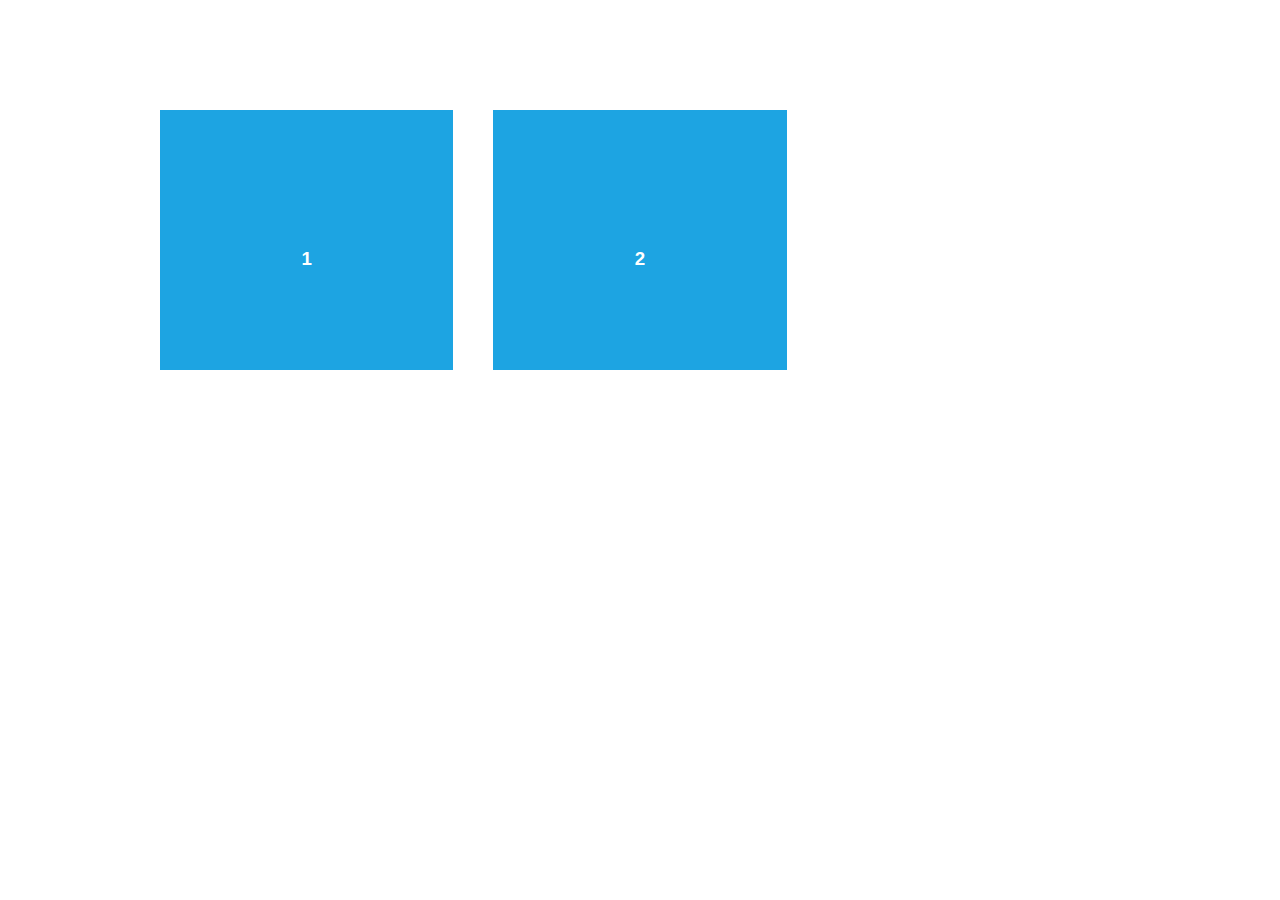
<file: aos-master/demo/async.html>
<!DOCTYPE html>
<html>
  <head>
    <meta charset="utf-8">
    <title>AOS - Animate on scroll library</title>
    <meta name="viewport" content="width=device-width">
    <link rel="stylesheet" href="css/styles.css" />
    <link rel="stylesheet" href="../dist/aos.css" />
  </head>
  <body>
    <div id="aos-demo" class="aos-all"></div>

    <script src="../dist/aos.js"></script>
    <script>
      AOS.init({
        easing: 'ease-in-out-sine'
      });

      setInterval(addItem, 300);

      var itemsCounter = 1;
      var container = document.getElementById('aos-demo');

      function addItem () {
        if (itemsCounter > 42) return;
        var item = document.createElement('div');
        item.classList.add('aos-item');
        item.setAttribute('data-aos', 'fade-up');
        item.innerHTML = '<div class="aos-item__inner"><h3>' + itemsCounter + '</h3></div>';
        container.appendChild(item);
        itemsCounter++;
      }
    </script>
  </body>
</html>
</file>
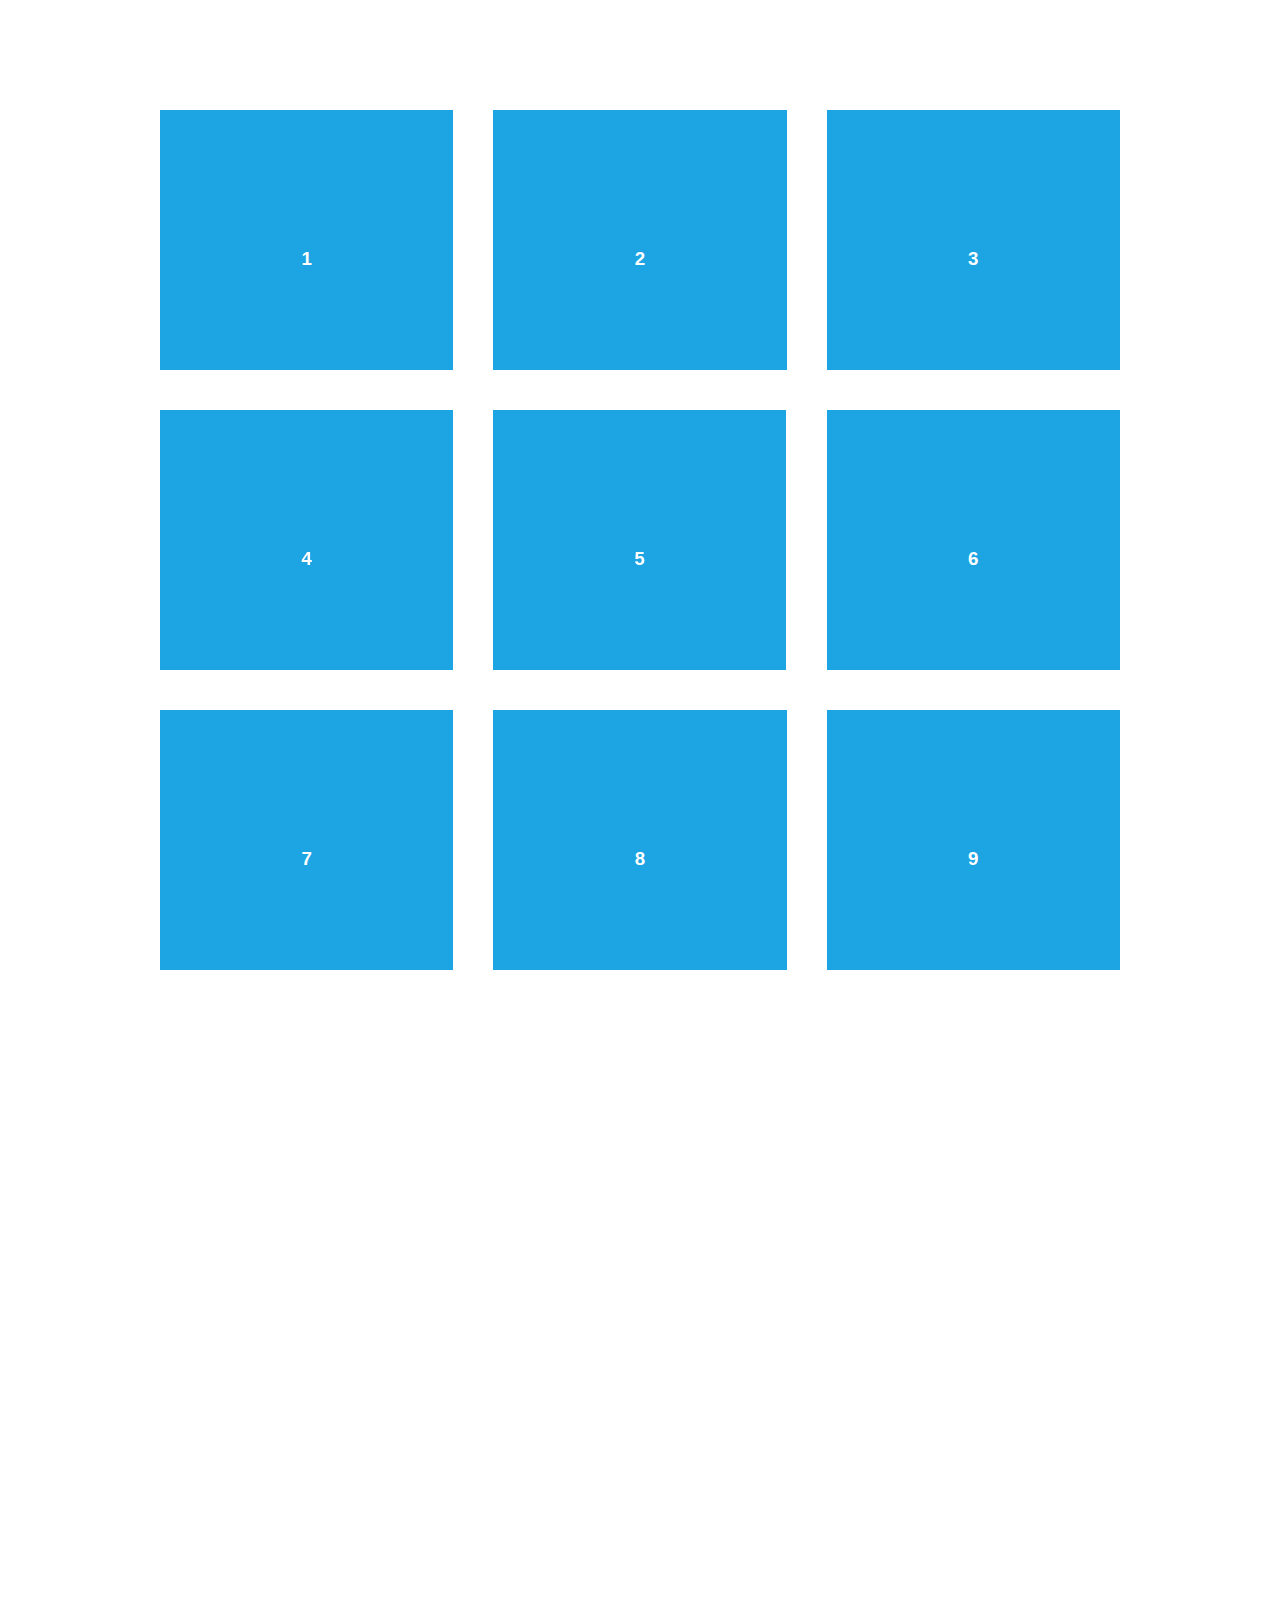
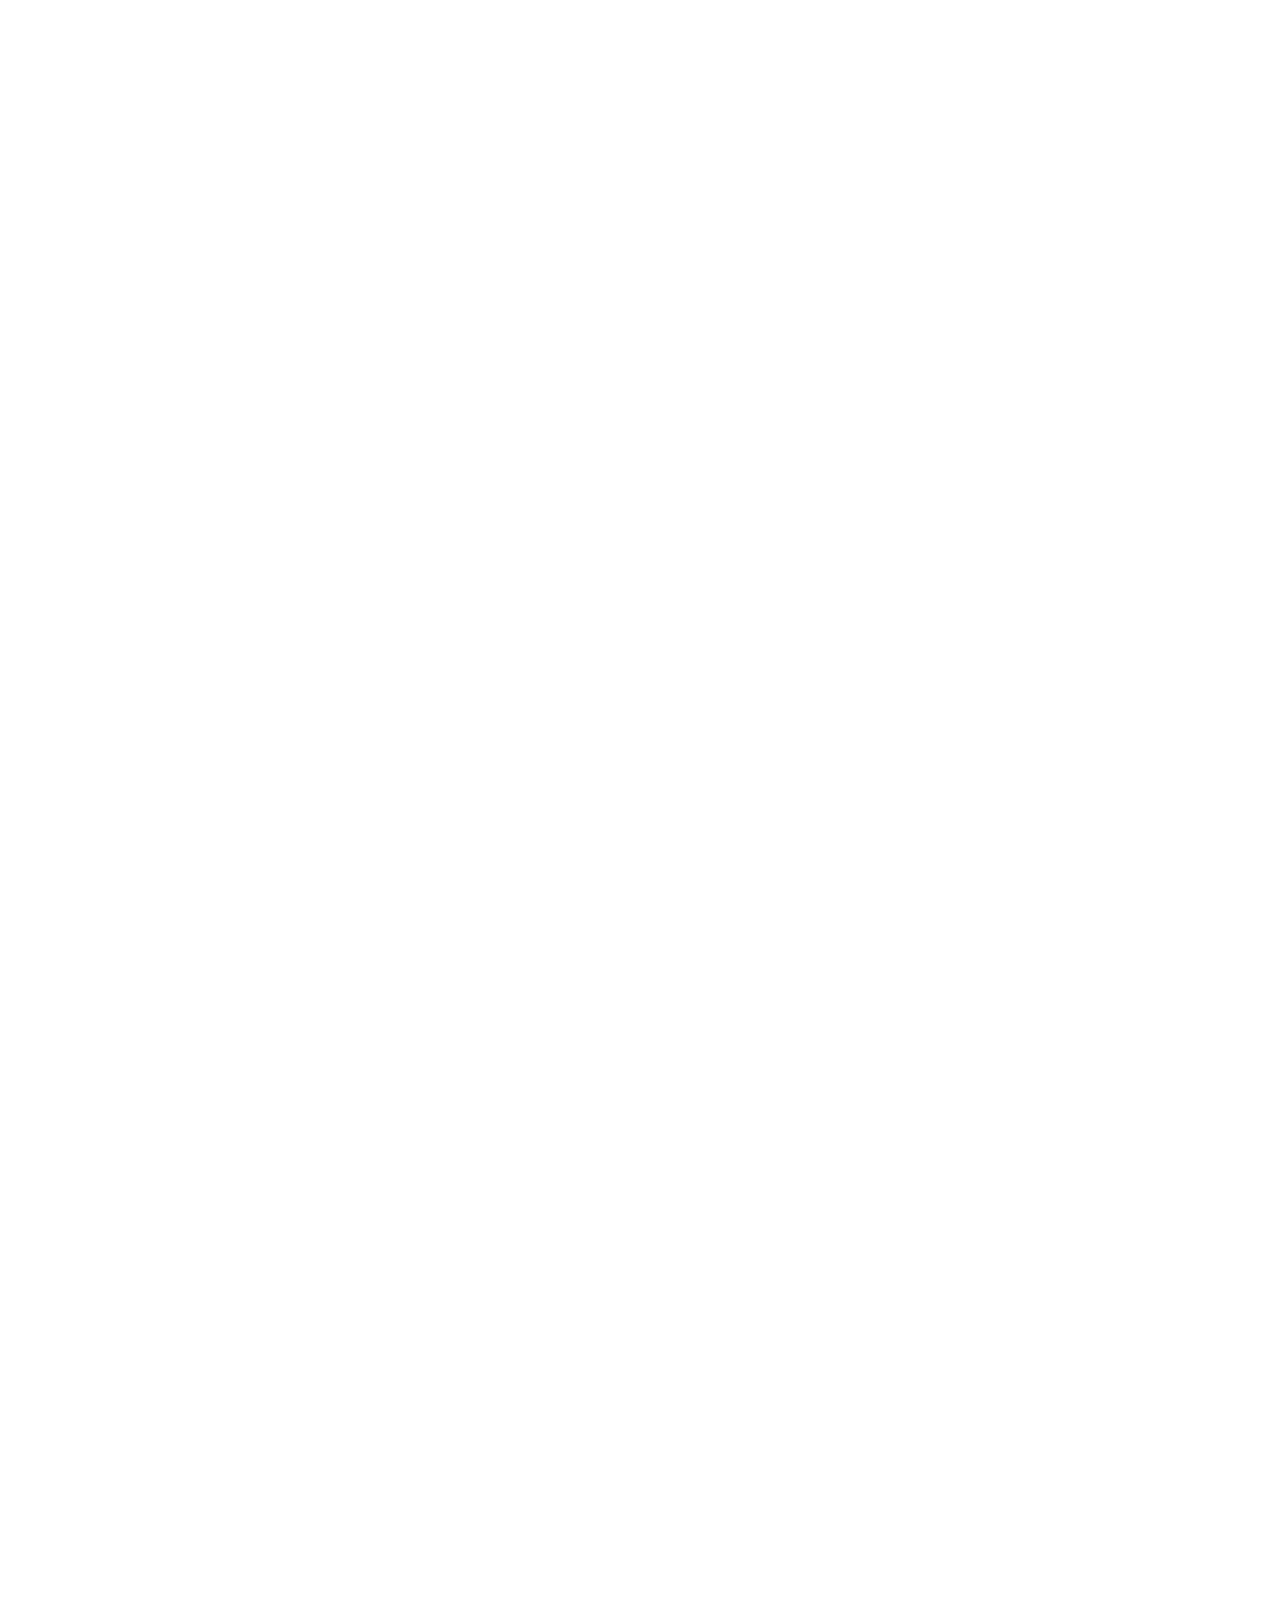
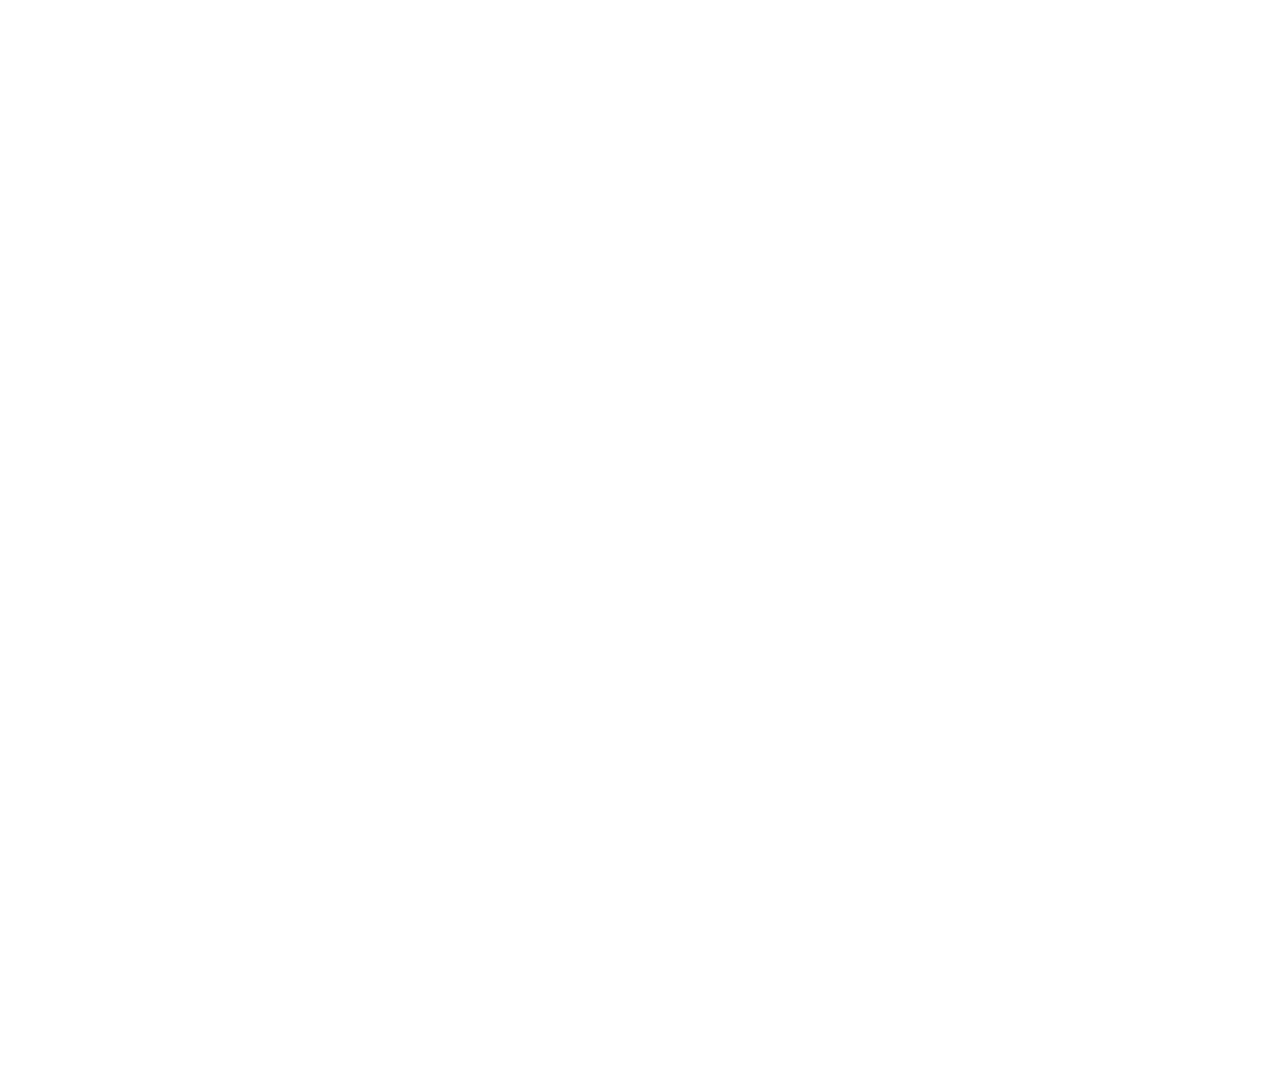
<file: aos-master/demo/simple.html>
<!DOCTYPE html>
<html>
  <head>
    <meta charset="utf-8">
    <title>AOS - Animate on scroll library</title>
    <meta name="viewport" content="width=device-width">
    <link rel="stylesheet" href="css/styles.css" />
    <link rel="stylesheet" href="../dist/aos.css" />
    <!--[if lt IE 9]>
    <script src="//html5shiv.googlecode.com/svn/trunk/html5.js"></script>
    <![endif]-->
  </head>
  <body>
    <div id="transcroller-body" class="aos-all">
      <div class="aos-item" data-aos="fade-up">
        <div class="aos-item__inner"><h3>1</h3></div>
      </div>
      <div class="aos-item" data-aos="fade-down">
        <div class="aos-item__inner"><h3>2</h3></div>
      </div>
      <div class="aos-item" data-aos="zoom-out-down">
        <div class="aos-item__inner"><h3>3</h3></div>
      </div>
      <div class="aos-item" data-aos="flip-down">
        <div class="aos-item__inner"><h3>4</h3></div>
      </div>
      <div class="aos-item" data-aos="flip-up">
        <div class="aos-item__inner"><h3>5</h3></div>
      </div>
      <div class="aos-item" data-aos="fade-down">
        <div class="aos-item__inner"><h3>6</h3></div>
      </div>
      <div class="aos-item" data-aos="fade-in">
        <div class="aos-item__inner"><h3>7</h3></div>
      </div>
      <div class="aos-item" data-aos="fade-down">
        <div class="aos-item__inner"><h3>8</h3></div>
      </div>
      <div class="aos-item" data-aos="fade-in">
        <div class="aos-item__inner"><h3>9</h3></div>
      </div>
      <div class="aos-item" data-aos="fade-down">
        <div class="aos-item__inner"><h3>10</h3></div>
      </div>
      <div class="aos-item" data-aos="fade-up">
        <div class="aos-item__inner"><h3>11</h3></div>
      </div>
      <div class="aos-item" data-aos="fade-down">
        <div class="aos-item__inner"><h3>12</h3></div>
      </div>
      <div class="aos-item" data-aos="fade-in">
        <div class="aos-item__inner"><h3>13</h3></div>
      </div>
      <div class="aos-item" data-aos="fade-up">
        <div class="aos-item__inner"><h3>14</h3></div>
      </div>
      <div class="aos-item" data-aos="fade-in">
        <div class="aos-item__inner"><h3>15</h3></div>
      </div>
      <div class="aos-item" data-aos="fade-up">
        <div class="aos-item__inner"><h3>16</h3></div>
      </div>
      <div class="aos-item" data-aos="fade-down">
        <div class="aos-item__inner"><h3>17</h3></div>
      </div>
      <div class="aos-item" data-aos="fade-up">
        <div class="aos-item__inner"><h3>18</h3></div>
      </div>
      <div class="aos-item" data-aos="zoom-out">
        <div class="aos-item__inner"><h3>19</h3></div>
      </div>
      <div class="aos-item" data-aos="fade-up">
        <div class="aos-item__inner"><h3>20</h3></div>
      </div>
      <div class="aos-item" data-aos="zoom-out">
        <div class="aos-item__inner"><h3>21</h3></div>
      </div>
      <div class="aos-item" data-aos="fade-in">
        <div class="aos-item__inner"><h3>22</h3></div>
      </div>
      <div class="aos-item" data-aos="zoom-out-up">
        <div class="aos-item__inner"><h3>23</h3></div>
      </div>
      <div class="aos-item" data-aos="zoom-out-down">
        <div class="aos-item__inner"><h3>24</h3></div>
      </div>
      <div class="aos-item" data-aos="fade-in">
        <div class="aos-item__inner"><h3>25</h3></div>
      </div>
      <div class="aos-item" data-aos="fade-in">
        <div class="aos-item__inner"><h3>26</h3></div>
      </div>
      <div class="aos-item" data-aos="fade-in">
        <div class="aos-item__inner"><h3>27</h3></div>
      </div>
      <div class="aos-item" data-aos="fade-in">
        <div class="aos-item__inner"><h3>28</h3></div>
      </div>
      <div class="aos-item" data-aos="fade-in">
        <div class="aos-item__inner"><h3>29</h3></div>
      </div>
      <div class="aos-item" data-aos="fade-in">
        <div class="aos-item__inner"><h3>30</h3></div>
      </div>
      <div class="aos-item" data-aos="fade-in">
        <div class="aos-item__inner"><h3>31</h3></div>
      </div>
      <div class="aos-item" data-aos="fade-in">
        <div class="aos-item__inner"><h3>32</h3></div>
      </div>
      <div class="aos-item" data-aos="fade-in">
        <div class="aos-item__inner"><h3>33</h3></div>
      </div>
      <div class="aos-item" data-aos="fade-in">
        <div class="aos-item__inner"><h3>34</h3></div>
      </div>
      <div class="aos-item" data-aos="fade-in">
        <div class="aos-item__inner"><h3>35</h3></div>
      </div>
      <div class="aos-item" data-aos="fade-in">
        <div class="aos-item__inner"><h3>36</h3></div>
      </div>
      <div class="aos-item" data-aos="fade-in">
        <div class="aos-item__inner"><h3>37</h3></div>
      </div>
      <div class="aos-item" data-aos="fade-in">
        <div class="aos-item__inner"><h3>38</h3></div>
      </div>
      <div class="aos-item" data-aos="fade-in">
        <div class="aos-item__inner"><h3>39</h3></div>
      </div>
      <div class="aos-item" data-aos="fade-in">
        <div class="aos-item__inner"><h3>40</h3></div>
      </div>
      <div class="aos-item" data-aos="fade-in">
        <div class="aos-item__inner"><h3>41</h3></div>
      </div>
      <div class="aos-item" data-aos="fade-in">
        <div class="aos-item__inner"><h3>42</h3></div>
      </div>
    </div>

    <script src="../dist/aos.js"></script>
    <script>
      AOS.init({
        easing: 'ease-in-out-sine'
      });
    </script>

    <!-- <script src="//cdnjs.cloudflare.com/ajax/libs/require.js/2.1.11/require.min.js"></script>
    <script>
      requirejs.config({
          baseUrl: '../dist',
      });

      require(['aos'], function(AOS){
          AOS.init({
              easing: 'ease-in-out-sine'
          });
      });
    </script> -->
  </body>
</html>
</file>
<file: css/common.css>
@charset "utf-8";
/* CSS Document */
/* FONT */
@font-face {
  font-family: boldfont;
  src: url("../Font/Poppins-Bold.eot"), url("../Font/Poppins-Bold.ttf"), url("../Font/Poppins-Bold.woff");
}
@font-face {
  font-family: semiboldfont;
  src: url("../Font/Poppins-SemiBold.eot"), url("../Font/Poppins-SemiBold.ttf"), url("../Font/Poppins-SemiBold.woff");
}
@font-face {
  font-family: regularfont;
  src: url("../Font/Poppins-Regular.eot"), url("../Font/Poppins-Regular.ttf"), url("../Font/Poppins-Regular.woff");
}
@font-face {
  font-family: italicfont;
  src: url("../Font/Poppins-Italic.eot"), url("../Font/Poppins-Italic.ttf"), url("../Font/Poppins-Italic.woff");
}

h1,
h2,
h3 {
  font-family: boldfont;
}
h4,
h5,
h6 {
  font-family: semiboldfont;
}
body {
  font-family: regularfont;
  font-size: 16px;
}
.layout {
  background-color: aquamarine;
  border: solid 1pt black;
  text-align: center;
}
.layout2 {
  background-color: green;
  border: solid 1pt black;
  text-align: center;
}
.mainsection {
  margin-bottom: 6vh;
}
.pagename {
  text-align: center;
  margin-bottom: 4vh;
  display: flex;
  flex-direction: column;
  align-items: center;
}
.pagename p {
  margin-bottom: 0;
}
.imagebox {
  display: flex;
  flex-direction: column;
  align-items: center;
  text-align: center;
  margin-bottom: 3vh;
}
/* BUTTON */
.mainbutton {
  padding: 15px 30px 15px 30px;
  outline: none;
  border: none;
  border-radius: 30px;
  background-color: #fbc968;
  box-shadow: 0 2px 4px rgba(0, 0, 0, 0.1);
  transition: all ease 0.5s;
}
.subbutton {
  padding: 15px 30px 15px 30px;
  outline: none;
  border: none;
  border-radius: 30px;
  background-color: black;
  box-shadow: 0 2px 4px rgba(0, 0, 0, 0.1);
  color: #fbc968;
}
.underlinebutton {
  outline: none;
  border: none;
  font-family: semiboldfont;
  background-color: transparent;
  text-decoration: underline;
  transition: all ease 0.5s;
}
/* Select quantity button */
.selectquantity {
  margin-bottom: 2vh;
  margin-top: 2vh;
}
.quantityinput {
  width: 60px;
  padding: 5px;
  text-align: center;
  outline: none;
  border-radius: 30px;
  border: solid 1px black;
  box-shadow: 0 1px 2px rgba(0, 0, 0, 0.2);
  margin-left: 5px;
  margin-right: 5px;
  font-family: regularfont;
}
.minusbtn,
.plusbtn {
  border-radius: 30px;
  width: 40px;
  padding: 5px;
  outline: none;
  border: none;
  background-color: #fbc968;
  box-shadow: 0 1px 2px rgba(0, 0, 0, 0.2);
  border: solid 1px #fbc968;
  transition: all ease 0.5s;
}

/* BREADCRUM */
.breadcrum ul {
  list-style-type: none;
  padding: 0;
  margin: 0;
  margin-top: 40px;
  display: flex;
  align-items: center;
}
.breadcrum ul li {
  padding-right: 10px;
}
.breadcrum ul li a {
  text-decoration: none;
  color: inherit;
  transition: all ease 0.5s;
}

/* Pagination */
.page-navigation {
  margin-top: 6vh;
}
.page-link {
  background-color: white;
  border: solid 1pt transparent;
  color: black;
  width: 40px;
  text-align: center;
  margin-left: 5px;
  margin-right: 5px;
  border-radius: 30px !important;
}
.page-link:focus {
  box-shadow: none;
}
.page-item.active .page-link {
  background-color: black;
  color: #fbc968;
  border-color: black;
}
.page-item.disabled .page-link {
  border: solid 1pt transparent;
}
/* CAROUSEL ---------------------------------------------------*/
/*CAROUSEL*/
.carousel-indicators {
  margin: 0;
}
.carousel-indicators li {
  width: 10px;
  height: 10px;
  border-radius: 50%;
  margin-left: 5px;
  margin-right: 5px;
  background-color: black;
}
.carousel-indicators .active {
  background-color: #fbc968;
}

/* OWL CAROUSEL */
.owl-carousel .active span {
  background: #fbc968 !important;
}

.owl-carousel {
  width: auto;
  margin: 0;
}

.owl-stage-outer {
  padding-top: 10px;
}

/* MODAL --------------------------------------------------------*/
.modal-content {
  background-color: white;
  border: solid 1pt rgba(0, 0, 0, 0.1);
  border-radius: 20px;
  box-shadow: 0 2px 3px rgba(0, 0, 0, 0.3);
}
.modal-content h5 {
  /* color: #fbc968; */
  font-size: 25px;
}
.modal-backdrop {
  z-index: 2100;
}
.modal {
  z-index: 2200;
}
.modalicons,
#userid,
#passid {
  line-height: 40px;
  height: 40px;
  outline: none;
  border: solid rgba(0, 0, 0, 0.5);
  box-shadow: 0 2px 3px rgba(0, 0, 0, 0.2);
}
.modalicons {
  display: block;
  float: left;
  width: 10%;
  border-width: 1pt 0pt 1pt 1pt;
  text-align: center;
  background-color: rgba(0, 0, 0, 0.1);
  border-top-left-radius: 20px;
  border-bottom-left-radius: 20px;
  font-size: 13px;
}
#userid,
#passid {
  width: 90%;
  border-width: 1pt 1pt 1pt 0pt;
  margin-bottom: 20px;
  padding-left: 10px;
  padding-right: 10px;
  border-top-right-radius: 20px;
  border-bottom-right-radius: 20px;
  font-size: 13px;
}
.signinmodalbtn,
.cancelmodalbtn {
  display: block;
  height: 50px;
  width: 120px;
  font-size: 14pt;
  border: none;
  transition: all ease 0.5s;
  border-radius: 30px;
  margin-left: 10px;
  margin-right: 10px;
  box-shadow: 0 2px 3px rgba(0, 0, 0, 0.2);
}
.signinmodalbtn {
  background-color: #fbc968;
  color: black;
}
.cancelmodalbtn {
  background-color: black;
  color: #fbc968;
}
.modal-header {
  border-bottom: none;
  justify-content: center;
}
.modal-footer {
  border-top: none;
  justify-content: center;
  font-size: 14px;
}
.modal-footer a {
  color: black;
  text-decoration: underline;
  font-family: italicfont;
  transition: all ease 0.5s;
}
#forgotpassword {
  text-align: right;
  display: flex;
  align-items: center;
  justify-content: right;
  margin-bottom: 0;
}
#forgotpassword a {
  text-decoration: underline;
  color: black;
  font-family: italicfont;
  font-size: 14px;
  transition: all ease 0.5s;
}
#forgotpassword p {
  margin-bottom: 0;
}

/* MODAL CART */
.cart-modal .custom-select {
  border-radius: 30px;
  cursor: pointer;
  box-shadow: 0 2px 3px rgba(0, 0, 0, 0.1);
}
.cart-modal button {
  outline: none;
  border: none;
  background-color: transparent;
  color: black;
}
.checkoutmodalbtn {
  outline: none;
  border: solid 1px #fbc968;
  background-color: #fbc968;
  color: black;
  height: 50px;
  padding-left: 15px;
  padding-right: 15px;
  border-radius: 30px;
  font-size: 14pt;
  box-shadow: 0 2px 3px rgba(0, 0, 0, 0.2);
  transition: all ease 0.5s;
}
.cart-modal button i {
  font-size: 18px;
}

/* CHECKBOX----------------------------------------------------- */
.customcheckbox input {
  position: absolute;
  opacity: 0;
  cursor: pointer;
  height: 0;
  width: 0;
}
.customcheckbox {
  display: flex;
  align-items: center;
  margin-bottom: 0;
}
.checkmark {
  position: absolute;
  height: 20px;
  width: 20px;
  border-radius: 5px;
  border: solid 1pt black;
}
.checkbox-label {
  padding-left: 30px;
  font-size: 14px;
}
.customcheckbox input:checked ~ .checkmark {
  background-color: #fbc968;
  border: solid 1pt #fbc968;
}
.checkmark:after {
  content: "";
  position: absolute;
  display: none;
}
.customcheckbox input:checked ~ .checkmark:after {
  display: block;
}
.customcheckbox .checkmark:after {
  left: 6px;
  top: 2px;
  width: 7px;
  height: 12px;
  border: solid black;
  border-radius: 10%;
  border-width: 0 3px 3px 0;
  -webkit-transform: rotate(40deg);
  -ms-transform: rotate(40deg);
  transform: rotate(40deg);
}
/* BUTTON------------------------------------------------------- */

/* HEADER */
#bgheader,
#logoheader,
#navi,
#search,
#iconsheader,
#mobileicons {
  height: 65px;
}
#bgheader {
  background-color: black;
  position: sticky;
  top: 0px;
  z-index: 2000;
  transition: all ease 0.5s;
}
/* #bgdropdownmenu {
  position: sticky;
  z-index: 1950;
  top: 65px;
  transition: all ease 0.5s;
} */
#icon-trigger-bgdropdownmenu {
  display: none;
  color: #fbc968;
  transition: all ease 0.5s;
}
#logoheader {
  text-align: center;
}
#logoheader img {
  height: 55px;
  margin-top: 5px;
}

/*NAVI*/
#navi ul {
  list-style-type: none;
  margin: 0;
  padding: 0;
  display: flex;
  justify-content: space-between;
  vertical-align: middle;
  line-height: 65px;
}
#navi ul li a {
  display: block;
  text-decoration: none;
  color: white;
  font-family: semiboldfont;
  font-size: 16px;
  padding-left: 10px;
  padding-right: 10px;
  transition: transform 0.5s ease;
}

/*SEARCH*/
#search {
  padding-right: 0;
}
#searchfill,
#searchbtn {
  height: 25px;
  margin-top: 20px;
  outline: none;
  border: none;
  font-size: 14px;
  background-color: white;
  float: left;
}
#searchfill {
  width: 80%;
  padding-left: 10px;
  padding-right: 10px;
  border-top-left-radius: 20px;
  border-bottom-left-radius: 20px;
  font-family: italicfont;
  font-size: 12px;
}
#searchbtn {
  width: 20%;
  border-top-right-radius: 20px;
  border-bottom-right-radius: 20px;
}

/*HEADER ICONS*/
.icons ul {
  list-style-type: none;
  display: flex;
  justify-content: flex-end;
}
.icons ul li a {
  display: inline-block;
  text-decoration: none;
  color: #fbc968;
  font-size: 20px;
  padding-left: 15px;
  vertical-align: middle;
  line-height: 65px;
  transition: transform 0.5s ease;
  cursor: pointer;
}

/*MOBILE ICONS*/
#mobileicons ul {
  list-style-type: none;
  margin: 0;
  padding: 0;
  display: flex;
  justify-content: left;
}
#mobileicons ul li a {
  display: inline-block;
  text-decoration: none;
  color: #fbc968;
  padding-right: 40px;
  font-size: 25px;
  vertical-align: middle;
  line-height: 65px;
}

/*MOBILE NAVI*/
#blackscreen,
#blackscreen2 {
  height: 100%;
  width: 100%;
  background-color: rgba(0, 0, 0, 0.6);
  position: fixed;
  z-index: 1000;
}
#blackscreen3 {
  height: 100%;
  width: 100%;
  /* background-color: rgba(0, 0, 0, 0.6); */
  position: fixed;
  z-index: 900;
}
#bgmobilenavi {
  position: fixed;
  z-index: 1900;
  height: 100%;
  background-color: black;
  /* width: 100%; */
  max-width: 300px;
  padding-top: 0;
}
#mobilenavi {
  padding: 0;
  border-top: solid 1pt #fbc968;
}
#mobilenavi ul {
  list-style-type: none;
  padding: 0;
  margin: 0;
}
#mobilenavi ul li {
  display: block;
  border-bottom: solid 1pt #fbc968;
}
#mobilenavi ul li a {
  display: block;
  text-decoration: none;
  background-color: black;
  color: #fbc968;
  font-family: semiboldfont;
  font-size: 16px;
  text-align: left;
  line-height: 50px;
  width: 80%;
  padding-left: 30px;
}
.mobile-dropdown-btn {
  display: flex;
  align-items: center;
  justify-content: space-between;
  padding-left: 0;
  padding-right: 0;
}
.mobile-dropdown-btn button,
.mobile-dropdown-container button {
  outline: none;
  border: none;
  background-color: inherit;
  color: #fbc968;
  padding: 0;
  width: 20%;
}
.mobile-dropdown-container {
  display: block;
  padding-top: 1vh;
  padding-bottom: 1vh;
  padding-left: 15px;
  padding-right: 15px;
  border-bottom: solid 1pt #fbc968;
}
.mobile-dropdown-container a {
  /* display: block; */
  /* align-items: baseline; */
  /* justify-content: space-between; */
  border: none;
  padding-top: 1vh;
  padding-bottom: 1vh;
  width: 80%;
  padding-left: 45px;
  text-decoration: none;
  color: #fbc968;
}
.mobile-dropdown-container i {
  padding-right: 15px;
  width: 30px;
}
.mobile-dropdown-container-level2 {
  padding-left: 30px;
  border: solid #fbc968;
  border-width: 1pt 0 1pt 0;
  padding-top: 1vh;
  padding-bottom: 1vh;
  margin-left: 15px;
  margin-right: 15px;
  /* text-align: center; */
}

/* MOBILE SEARCH */
#bgmobilesearch {
  position: fixed;
  z-index: 1900;
  width: 100vw;
}
#mobilesearchfill {
  height: 50px;
  margin-top: 40px;
  width: 90%;
  padding-left: 20px;
  padding-right: 20px;
  float: left;
  outline: none;
  border: none;
  border-top-left-radius: 30px;
  border-bottom-left-radius: 30px;
  font-family: italicfont;
  color: black;
}
#mobilesearchbtn {
  height: 50px;
  margin-top: 40px;
  width: 10%;
  float: left;
  border: none;
  outline: none;
  background-color: white;
  color: black;
  border-top-right-radius: 30px;
  border-bottom-right-radius: 30px;
  font-size: 20px;
}

/* PRODUCTMENU */

.productmenu {
  list-style-type: none;
  padding: 0;
  margin: 0;
  width: 100%;
  display: flex;
  justify-content: center;
  margin-bottom: -20px;
}
.menuproductbutton {
  width: 100%;
  border: solid rgba(0, 0, 0, 0.1);
  border-width: 0pt 1pt 1pt 1pt;
  border-bottom-left-radius: 20px;
  border-bottom-right-radius: 20px;
  box-shadow: 0px 2px 4px rgba(0, 0, 0, 0.1);
  text-align: center;
  z-index: 1600;
  background-color: white;
}
.menuproductbutton:hover,
.hovered {
  transition: all ease 0.2s;
  box-shadow: none;
  border-radius: 0;
  border-width: 0pt 1pt 0pt 1pt;
}
.menuproductbutton img {
  width: 60px;
  margin-top: 2vh;
  margin-bottom: 1vh;
}
.menuproductbutton ul {
  list-style-type: none;
  padding: 0;
  display: flex;
  justify-content: center;
  align-items: baseline;
}
.menuproductbutton ul li {
  display: block;
  margin-bottom: 1vh;
}
.menuproductbutton h6 {
  color: black;
  margin-bottom: 1vh;
}
.menuproductbutton i {
  color: black;
  padding-left: 0.5vw;
  font-size: 0.9rem;
}
.dropdownbutton {
  display: block;
}
.dropdownbutton:hover {
  text-decoration: none;
  color: black;
}
.productmenudropdown {
  display: flex;
  z-index: 1500;
  position: absolute;
}
.productmenudropdownbox {
  padding: 0;
}
.dropdown-content {
  position: absolute;
  display: flex;
  width: 400%;
  /* margin-top: -20px; */
  background-color: white;
  border-bottom-left-radius: 20px;
  border-bottom-right-radius: 20px;
  box-shadow: 0px 2px 3px rgba(0, 0, 0, 0.1);
  transition: all ease 0.1s;
}
.dropdown-content a:hover {
  text-decoration: none;
}
.dropdown-content-reverse {
  position: absolute;
  right: 0;
}
.dropdown-content-button,
.dropdown-content-image {
  padding-top: 20px;
  padding-bottom: 20px;
  transition: all ease 0.5s;
  min-height: 50vh;
}
.dropdown-content-image {
  padding-top: 40px;
}
.dropdown-content-image {
  background-color: black;
  color: #fbc968;
}
.dropdown-content-image p {
  color: white;
}
.dropdown-content-button {
  background-color: white;
}
.left-dropdown-box {
  border-bottom-left-radius: 20px;
}
.right-dropdown-box {
  border-bottom-right-radius: 20px;
}
.tab {
  padding-right: 0px;
  padding-left: 0px;
}
.tab button {
  display: block;
  background-color: white;
  color: black;
  padding: 2vh 2vh;
  width: 100%;
  border: none;
  outline: none;
}

.tab button:hover {
  background-color: black;
  color: #fbc968;
}

.tab button.active {
  background-color: black;
  color: #fbc968;
}

.tabcontent {
  padding: 0px 12px;
  border-left: none;
  display: none;
}
.righttab {
  float: right;
  text-align: right;
}
.lefttab {
  float: left;
  text-align: left;
}

/* PRODUCTBOX */
.productbox {
  margin-bottom: 2vh;
  transition: all ease 0.5s;
}
.productbox img {
  padding: 10px;
}
.productbox p {
  margin-bottom: 1vh;
}
.productbox a {
  text-decoration: none;
  color: inherit;
}
.productbox h5 {
  margin-bottom: 10px;
}
.productbox-price {
  display: flex;
  justify-content: space-between;
  align-items: center;
}
.productbox-price h5 {
  margin-bottom: 0;
}
.productbox-review {
  font-size: 14px;
}
.productbox-review p {
  display: inline;
}

/* PRODUCTBOX OVERLAY */
.productbox-overlay {
  display: flex;
  flex-direction: column;
  position: absolute;
  top: 30px;
  right: 40px;
  opacity: 0;
  transition: all ease-in-out 0.5s;
}
.productbox-overlay button {
  margin-bottom: 10px;
  outline: none;
  border: none;
  border-radius: 30px;
  width: 40px;
  height: 40px;
}
.productbox-addtofavorite-btn {
  background-color: black;
  color: #fbc968;
}
.productbox-addtocart-btn {
  background-color: #fbc968;
  color: black;
}

/*FOOTER*/
#bgfooter {
  background-color: black;
  padding-top: 5vh;
  padding-bottom: 5vh;
}
#footerlogo {
  color: white;
  text-align: center;
}
#footerlogo img {
  width: 50%;
  margin-bottom: 2vh;
}

.footercontent h6 {
  font-size: 18px;
  color: #fbc968;
}
.footercontent p {
  color: white;
}
.footercontent ul {
  list-style-type: none;
  padding: 0;
}
.footercontent ul li a {
  display: block;
  text-decoration: none;
  color: white;
  margin-top: 10px;
  transition: all ease 0.5s;
}

/* SUBSCRIBE BUTTON */
#subscribefill,
#subscribebtn {
  height: 40px;
  margin-top: 10px;
  outline: none;
  border: none;
  font-size: 13px;
  float: left;
  margin-bottom: 20px;
}
#subscribefill {
  background-color: white;
  width: 65%;
  padding-left: 10px;
  padding-right: 10px;
  border-top-left-radius: 5px;
  border-bottom-left-radius: 5px;
  font-family: italicfont;
}
#subscribebtn {
  width: 35%;
  border-top-right-radius: 5px;
  border-bottom-right-radius: 5px;
  background-color: #fbc968;
}

/*SOCIAL MEDIA BTN*/
#socialmediaicon {
  margin: 0;
  padding: 0;
}
#socialmediaicon ul {
  list-style-type: none;
  display: flex;
  justify-content: space-between;
}
#socialmediaicon ul li a {
  text-decoration: none;
  color: #fbc968;
  margin: 0;
  transition: all ease 0.5s;
}

/* COMPANY INFO */
.companyinfofooter ul {
  list-style-type: none;
  margin: 0;
  padding: 0;
  display: flex;
  align-items: center;
}
.companyinfofooter i {
  font-size: 30px;
  color: #fbc968;
  padding-right: 10px;
}
.companyinfofooter p {
  margin: 0;
}

/*MOBILE FOOTER*/
.mobilefootercontent {
  background-color: black;
  height: 80px;
  vertical-align: middle;
  line-height: 80px;
  border-bottom: solid 1pt #fbc968;
  color: #fbc968;
}
.mobilefootercontent ul {
  list-style-type: none;
  margin: 0;
  padding: 0;
  display: flex;
  justify-content: space-between;
}
.mobilefootercontent ul li {
  margin-left: auto;
}
.mobilefootercontent h6 {
  color: #fbc968;
  font-size: 18px;
  vertical-align: middle;
  line-height: 80px;
  padding-left: 10px;
}
.mobilefooterlink {
  background-color: black;
  border-bottom: solid 1pt #fbc968;
  padding-top: 1vh;
  padding-bottom: 1vh;
}
.mobilefooterlink ul {
  list-style-type: none;
  margin: 0;
  padding: 0;
}
.mobilefooterlink ul li {
  display: block;
}
.mobilefooterlink ul li a {
  display: inline-block;
  width: 100%;
  height: 65px;
  text-decoration: none;
  color: white;
  font-size: 18px;
  text-align: center;
  vertical-align: middle;
  line-height: 65px;
}
.mobilecopyright {
  display: flex;
  justify-content: center;
  text-align: center;
  color: white;
}

/* RESPONSIVE CSS ----------------------------------------------- */

/* XL - 1440 -----------------------------------------------------*/

@media (min-width: 1200px) {
  .pagename p {
    width: 50%;
  }
  .mainbutton {
    min-width: 300px;
  }
  .mainbutton:hover,
  .subbutton:hover {
    background-color: white;
    transition: all ease 0.5s;
    border: solid 1pt black;
    color: black;
  }
  .minusbtn:hover,
  .plusbtn:hover {
    background-color: white;
    border: solid 1px black;
    transition: all ease 0.5s;
  }
  .underlinebutton:hover {
    color: #fbc968;
    transition: all ease 0.5s;
  }

  .breadcrum ul li a:hover {
    text-decoration: underline;
    transition: all ease 0.5s;
    color: #fbc968;
  }
  .page-item a:hover {
    background-color: white;
    color: black;
    border: solid 1pt black;
    border-color: black;
  }
  #navi ul li a:hover {
    transition: all ease 0.5s;
    color: #fbc968;
  }
  .icons ul li a:hover {
    transition: all ease 0.5s;
    color: white;
  }
  .signinmodalbtn:hover,
  .cancelmodalbtn:hover {
    transition: all ease 0.5s;
    background-color: white;
    color: black;
    border: solid 1px black;
  }

  .productbox a:hover {
    transition: all ease 0.5s;
    color: #fbc968;
  }
  .productbox:hover .productbox-overlay {
    opacity: 1;
    transition: all ease 0.5s;
  }
  .productbox-overlay button:hover {
    background-color: white;
    border: solid 1pt black;
    color: black;
    transition: all ease 0.5s;
  }
  .productbox:hover {
    box-shadow: 0px 2px 5px rgba(0, 0, 0, 0.2);
    border-radius: 10px;
    padding: 10px;
    transition: all ease 0.5s;
  }

  .modal-footer a:hover,
  #forgotpassword a:hover {
    transition: all ease 0.5s;
    color: #fbc968;
  }

  .footercontent ul li a:hover {
    color: #fbc968;
    transform: scale(1.2);
  }

  .checkoutmodalbtn:hover {
    background-color: white;
    border: solid 1px black;
  }
  .cart-modal button i:hover {
    color: #fbc968;
  }

  #subscribebtn:hover {
    transition: all ease 0.5s;
    background-color: white;
  }
  #socialmediaicon ul li a {
    font-size: 50px;
  }
  #socialmediaicon ul li a:hover {
    transition: all ease 0.5s;
    color: white;
  }
}

/* LG - 1024 -----------------------------------------------------*/

@media (min-width: 992px) and (max-width: 1199px) {
  .pagename p {
    width: 60%;
  }
  .mainbutton {
    min-width: 250px;
  }
  .mainbutton:hover,
  .subbutton:hover {
    background-color: white;
    transition: all ease 0.5s;
    border: solid 1pt black;
    color: black;
  }
  .underlinebutton:hover {
    color: #fbc968;
    transition: all ease 0.5s;
  }
  .breadcrum ul li a:hover {
    text-decoration: underline;
    transition: all ease 0.5s;
    color: #fbc968;
  }
  .page-item a:hover {
    background-color: white;
    color: black;
    border-color: black;
  }
  #navi ul li a:hover {
    transition: all ease 0.5s;
    color: #fbc968;
  }
  .icons ul li a {
    padding-left: 12px;
  }
  .icons ul li a:hover {
    transition: all ease 0.5s;
    color: white;
  }
  .signinmodalbtn:hover,
  .cancelmodalbtn:hover {
    transition: all ease 0.5s;
    background-color: white;
    color: black;
    border: solid 1px black;
  }
  .modal-footer a:hover,
  #forgotpassword a:hover {
    transition: all ease 0.5s;
    color: #fbc968;
  }

  .checkoutmodalbtn:hover {
    background-color: white;
    border: solid 1px black;
  }
  .cart-modal button i:hover {
    color: #fbc968;
  }

  .productbox-review {
    font-size: 13px;
  }
  .productbox a:hover {
    transition: all ease 0.5s;
    color: #fbc968;
  }
  .productbox:hover .productbox-overlay {
    opacity: 1;
    transition: all ease 0.5s;
  }
  .productbox-overlay button:hover {
    background-color: white;
    border: solid 1pt black;
    color: black;
    transition: all ease 0.5s;
  }
  .productbox:hover {
    box-shadow: 0 2px 5px rgba(0, 0, 0, 0.2);
    /* background-color: rgba(251, 201, 104, 0.2); */
    border-radius: 10px;
    padding: 10px;
    transition: all ease 0.5s;
  }

  .footercontent ul li a:hover {
    color: #fbc968;
    transform: scale(1.2);
  }
  .footercontent ul li a {
    font-size: 14px;
  }
  .footercontent h6 {
    font-size: 16px;
  }
  .footercontent,
  #footerlogo p {
    font-size: 14px;
  }
  #subscribebtn:hover {
    transition: all ease 0.5s;
    background-color: white;
  }
  #socialmediaicon ul li a {
    font-size: 45px;
  }
  #socialmediaicon ul li a:hover {
    transition: all ease 0.5s;
    color: white;
  }
}

/* MD - 768 -----------------------------------------------------*/

@media (min-width: 768px) and (max-width: 991px) {
  .pagename p {
    width: 70%;
  }
  .mainbutton {
    min-width: 250px;
  }
  .page-item a:hover {
    background-color: inherit;
    color: black;
    border-color: transparent;
  }
  .icons ul li a {
    font-size: 25px;
    padding-left: 40px;
  }
  .icons ul li a:hover {
    color: #fbc968;
  }
  #mobilesearchfill {
    width: 90%;
  }
  #mobilesearchbtn {
    width: 10%;
  }
  .productbox-review {
    font-size: 13px;
  }
  .footercontent {
    margin-top: 0;
    margin-bottom: 0;
  }
  #socialmediaicon ul li a {
    font-size: 40px;
  }
  .mobilecopyright {
    align-items: flex-end;
    padding-bottom: 10px;
  }
  .productbox-overlay {
    display: none;
  }
}

/* SM - 576 -----------------------------------------------------*/

@media (min-width: 576px) and (max-width: 767px) {
  .breadcrum {
    display: none;
  }
  .mainbutton {
    min-width: 250px;
  }
  .page-item a:hover {
    background-color: inherit;
    color: black;
    border-color: transparent;
  }
  .icons ul li a {
    font-size: 25px;
    padding-left: 40px;
  }
  .icons ul li a:hover {
    color: #fbc968;
  }
  #mobilesearchfill {
    width: 88%;
  }
  #mobilesearchbtn {
    width: 12%;
  }
  .productbox-overlay {
    display: none;
  }
  #bgfooter {
    padding-top: 1vh;
    padding-left: 0;
    padding-right: 0;
  }
  .footercontentbutton {
    margin-top: 4vh;
  }
  .footercontentbutton h6 {
    text-align: center;
  }
  #subscribefill,
  #subscribebtn {
    margin-bottom: 4vh;
    height: 50px;
    font-size: 14px;
  }
  #socialmediaicon ul li a {
    font-size: 60px;
  }
}

/* XS - 420 -----------------------------------------------------*/

@media (max-width: 575px) {
  .breadcrum {
    display: none;
  }
  .pagename h3 {
    font-size: 1.5rem;
  }
  .mainbutton {
    min-width: 250px;
  }
  .page-item a:hover {
    background-color: inherit;
    color: black;
    border-color: transparent;
  }
  .icons ul li a {
    font-size: 25px;
    padding-left: 40px;
  }
  .icons ul li a:hover {
    color: #fbc968;
  }
  #mobileicons ul li a {
    padding-right: 40px;
  }
  #mobilesearchfill {
    width: 85%;
  }
  #mobilesearchbtn {
    width: 15%;
  }
  .productbox-overlay {
    display: none;
  }
  #bgfooter {
    padding-top: 1vh;
  }
  .footercontentbutton {
    margin-top: 4vh;
  }
  .footercontentbutton h6 {
    text-align: center;
  }
  #subscribefill,
  #subscribebtn {
    margin-bottom: 4vh;
    height: 50px;
    font-size: 14px;
  }
  #socialmediaicon ul li a {
    font-size: 60px;
  }
}
</file>
<file: css/home.css>
@charset "utf-8";
/* CSS Document */

/* BANNER 1 */
#bgbanner1 {
  padding: 0;
  margin-top: 30px;
  margin-bottom: 6vh;
}
.carousel-caption {
  color: black;
  text-align: left;
}
.btnbanner1,
.btnbanner2 {
  outline: none;
  border: none;
  width: 100%;
  max-width: 200px;
  height: 50px;
  border-radius: 30px;
  box-shadow: 0 2px 4px rgba(0, 0, 0, 0.1);
}
.btnbanner1 {
  background-color: #fbc968;
  color: black;
}
.btnbanner2 {
  background-color: black;
  color: #fbc968;
}

/* CONTENT */

/* WELCOME */
.home-section1 img {
  height: 100px;
  margin-bottom: 2vh;
}

/* BROWSE BY ROOMS */
.img-overlaybox {
  margin-bottom: 30px;
}
.img-overlaybox img {
  border-radius: 15px;
  display: block;
  width: 100%;
  transition: 0.5s ease;
  backface-visibility: hidden;
  filter: brightness(70%);
  box-shadow: 0 2px 5px rgba(0, 0, 0, 0.3);
}
.img-overlay {
  transition: 0.5s ease;
  position: absolute;
  top: 90%;
  left: 50%;
  transform: translate(-50%, -50%);
  -ms-transform: translate(-50%, -50%);
}
.img-overlay h5 {
  color: white;
}

/* BEST SELLING BANNER & COLLECTIONS BANNER */
.home-section3,
.home-section4 {
  background-color: black;
  margin-top: 60px;
  margin-bottom: 60px;
}
.home-section3-banner,
.home-section4-banner {
  display: flex;
  align-items: center;
  justify-content: center;
  padding-bottom: 30px;
}
.home-section3-banner img {
  height: 300px;
  transform: scale(1.5);
}
.home-section4-banner img {
  height: 300px;
  transform: scale(1.4);
}
.home-section3-bannercontent,
.home-section4-bannercontent {
  display: flex;
  flex-direction: column;
  justify-content: center;
  /* align-items: center; */
  /* text-align: center; */
}
.home-section3-bannercontent h4,
.home-section4-bannercontent h4 {
  color: #fbc968;
  margin-bottom: 2vh;
}
.home-section3-bannercontent p,
.home-section4-bannercontent p {
  color: white;
  margin-bottom: 3vh;
}

/* EXPLORE OUR BLOG */
.blog-image img {
  border-radius: 15px;
  margin-bottom: 3vh;
  width: 100%;
  object-fit: cover;
}
.blog-text {
  text-align: center;
}
.home-section5 button {
  border: solid 1pt #fbc968;
}
.home-section5-content {
  margin-bottom: 3vh;
}
.home-section5-content a {
  text-decoration: none;
  color: inherit;
  transition: all ease 0.5s;
}

/* OUR SERVICE */
.home-section6-image img {
  border-radius: 20px;
  width: 100%;
  object-fit: cover;
}
.home-section6-content p {
  font-family: italicfont;
}
.home-section6-content {
  margin-bottom: 30px;
}

/* OUR PARTNER */
.partnercarousel img {
  padding: 30px;
}

/* RESPONSIVE CSS ----------------------------------------------- */

/* XL - 1440 -----------------------------------------------------*/

@media (min-width: 1200px) {
  .carousel-caption {
    top: 30%;
    left: 13%;
    right: auto;
  }
  .carousel-caption h1 {
    font-size: 40px;
  }
  .carousel-caption p {
    width: 70%;
  }
  .btnbanner1:hover,
  .btnbanner2:hover {
    background-color: white;
    color: black;
    border: solid 1pt black;
    transition: all ease 0.5s;
  }
  .img-overlaybox:hover img {
    opacity: 0.5;
    filter: brightness(100%);
  }
  .img-overlaybox:hover .img-overlay {
    top: 50%;
  }
  .img-overlaybox:hover h5 {
    color: black;
    font-size: 170%;
  }
  .home-section3 button:hover,
  .home-section4 button:hover {
    border: none;
  }
  .home-section5-content:hover {
    transition: all ease 0.5s;
    /* background-color: rgba(251, 201, 104, 0.2); */
    box-shadow: 0px 2px 10px rgba(0, 0, 0, 0.2);
    padding-top: 20px;
    margin-top: -20px;
    border-radius: 20px;
  }

  .blog-image img {
    height: 180px;
  }
  .home-section6-image img {
    height: 250px;
  }
}

/* LG - 1024 -----------------------------------------------------*/

@media (min-width: 992px) and (max-width: 1199px) {
  .carousel-caption {
    top: 15%;
    left: 12%;
    right: auto;
    width: 40%;
  }
  .carousel-caption h1 {
    font-size: 40px;
    width: 120%;
  }
  .carousel-caption p {
    width: 70%;
  }
  .btnbanner1:hover,
  .btnbanner2:hover {
    background-color: white;
    color: black;
    border: solid 1pt black;
    transition: all ease 0.5s;
  }
  .img-overlaybox:hover img {
    opacity: 0.7;
    filter: brightness(100%);
  }
  .img-overlaybox:hover .img-overlay {
    top: 50%;
  }
  .img-overlaybox:hover h5 {
    color: black;
    font-size: 150%;
  }
  .home-section4-banner img {
    height: 250px;
    transform: scale(1.4);
  }
  .home-section3 button:hover,
  .home-section4 button:hover {
    border: none;
  }
  .home-section5-content:hover {
    transition: all ease 0.5s;
    /* background-color: rgba(251, 201, 104, 0.2); */
    box-shadow: 0px 2px 10px rgba(0, 0, 0, 0.2);
    padding-top: 20px;
    margin-top: -20px;
    border-radius: 20px;
  }
  .blog-image img {
    height: 180px;
  }
  .home-section6-content {
    padding-left: 0;
  }
  .home-section6-content p {
    font-size: 14px;
  }
  .home-section6-image img {
    height: 250px;
  }
}

/* MD - 768 -----------------------------------------------------*/

@media (min-width: 768px) and (max-width: 991px) {
  #bgbanner1 {
    margin-top: 0;
  }
  .carousel-caption {
    top: 10%;
    left: 12%;
    right: auto;
    width: 45%;
  }
  .carousel-caption h1 {
    font-size: 25px;
  }
  .carousel-caption h4 {
    font-size: 18px;
  }
  .carousel-caption p {
    width: 80%;
  }
  .btnbanner1,
  .btnbanner2 {
    width: 70%;
  }
  .btnbanner1 {
    margin-bottom: 15px;
  }
  .img-overlay h5 {
    font-size: 18px;
  }
  .home-section3-banner img {
    height: 250px;
    transform: scale(1.4);
  }
  .home-section4-banner img {
    height: 250px;
    transform: scale(1.1);
  }
  .blog-image img {
    height: 150px;
  }
  .blog-text {
    text-align: left;
  }
  .home-section6-image img {
    height: 250px;
    margin-bottom: 4vh;
  }
  .home-section6-content {
    padding-left: 0;
  }
  .home-section6-content p {
    font-size: 14px;
  }
}

/* SM - 576 -----------------------------------------------------*/

@media (min-width: 576px) and (max-width: 767px) {
  #bgbanner1 {
    margin-top: 0;
  }
  .carousel-caption {
    width: 45%;
    left: 10%;
    top: 12%;
    /* text-align: center; */
  }
  .carousel-caption h1 {
    font-size: 20px;
  }
  .carousel-caption h4 {
    font-size: 16px;
    margin-bottom: 20px;
  }
  .carousel-caption p {
    font-size: 14px;
    display: none;
  }
  .btnbanner1 {
    margin-bottom: 15px;
  }
  .home-section3-banner img {
    height: 250px;
    transform: scale(1.3);
    padding-bottom: 30px;
  }
  .home-section4-banner img {
    height: 250px;
    transform: scale(1.3);
    padding-bottom: 30px;
  }
  .home-section3-bannercontent,
  .home-section4-bannercontent {
    align-items: center;
    text-align: center;
  }
  .home-section3,
  .home-section4 {
    padding-bottom: 30px;
  }
  .blog-image img {
    height: 150px;
  }
  .blog-text {
    text-align: left;
  }
  .home-section6-image img {
    height: 250px;
    margin-bottom: 4vh;
  }
  .home-section6-content p {
    font-size: 14px;
  }
}

/* XS - 420 -----------------------------------------------------*/

@media (max-width: 575px) {
  #bgbanner1 {
    margin-top: 0;
  }
  /* .carousel-item img {
    width: 110% !important;
    transform: translateX(-8%);
  } */
  .carousel-caption {
    width: 50%;
    left: 10%;
    top: 2%;
    /* padding-top: 10px; */
  }
  .carousel-caption h1 {
    font-size: 18px;
    width: 120%;
  }
  .carousel-caption h4 {
    font-size: 15px;
    width: 150%;
    margin-bottom: 10px;
  }
  .carousel-caption p {
    width: 80%;
    font-size: 14px;
    display: none;
  }
  .btnbanner1,
  .btnbanner2 {
    width: 80%;
    height: 40px;
  }
  .btnbanner1 {
    margin-bottom: 10px;
  }
  .img-overlay h5 {
    font-size: 16px;
  }
  .home-section3-banner img,
  .home-section4-banner img {
    height: 250px;
    transform: scale(1.3);
    padding-bottom: 30px;
  }

  .home-section3-bannercontent,
  .home-section4-bannercontent {
    align-items: center;
    text-align: center;
  }
  .home-section3,
  .home-section4 {
    padding-bottom: 30px;
  }
  .blog-image img {
    height: 180px;
  }
  .home-section6 img {
    padding: 10px;
  }
  .home-section6-image img {
    height: 250px;
    margin-bottom: 4vh;
    padding: 0;
  }
  .home-section6-content {
    text-align: center;
    margin-top: 10px;
    margin-bottom: 10px;
  }
  .home-section6-content p {
    font-size: 14px;
  }
}
</file>
<file: css/aboutus.css>
@charset "utf-8";
/* CSS Document */

h3 {
  font-size: 24px;
}
/* BANNER */
.aboutus-banner {
  background-color: #fbc968;
  height: 295px;
  display: flex;
  margin-bottom: 180px;
}
.aboutus-banner h1 {
  color: white;
}
.aboutus-banner img {
  position: absolute;
  right: 0%;
  border-radius: 20px;
  height: 320px;
  width: 100%;
  object-fit: cover;
}

/* CONTENT2 */
.aboutus-section2 {
  margin-bottom: 180px;
}
.aboutus-section2 img {
  border-radius: 20px;
}
.aboutus-section2-float-img img {
  border-radius: 20px;
  border: solid 30px white;
  width: 100%;
  height: 400px;
  object-fit: cover;
}
.aboutus-section2-float-img {
  position: absolute;
  z-index: 1;
}

/* CONTENT3 */
.aboutus-section3 img {
  border-radius: 20px;
  object-fit: cover;
  width: 100%;
}
.aboutus-section3-img {
  z-index: 3;
}
.aboutus-section3-blackbg {
  background-color: black;
  border-radius: 20px;
  position: absolute;
  z-index: 1;
}

/* CONTENT4 */
.img-overlaybox img {
  object-fit: cover;
  width: 100%;
  border-radius: 20px;
  box-shadow: 0 2px 4px rgba(0, 0, 0, 0.2);
  transition: 0.5s all ease;
  backface-visibility: hidden;
}
.img-overlay {
  transition: 0.5s all ease;
  position: absolute;
  bottom: 0%;
  padding-top: 10px;
  background-color: rgba(0, 0, 0, 0.7);
  border-bottom-left-radius: 20px;
  border-bottom-right-radius: 20px;
}
.img-overlay h5,
.img-overlay p {
  color: white;
  padding-left: 15px;
  padding-right: 15px;
}

/* CONTENT5 */
.aboutus-section5 p {
  margin: 0;
}
.aboutus-section5-img img {
  border-radius: 20px;
  object-fit: cover;
  width: 100%;
  height: 320px;
}

/* CONTENT6 */
.partnercarousel img {
  padding: 30px;
}

/* RESPONSIVE CSS ----------------------------------------------- */

/* XL - 1440 -----------------------------------------------------*/

@media (min-width: 1200px) {
  .aboutus-banner {
    align-items: center;
  }
  .aboutus-section2-float-img {
    right: 15%;
    margin-top: 400px;
  }
  .aboutus-section3 p,
  .aboutus-section3 h3 {
    text-align: right;
  }
  .aboutus-section3-blackbg {
    width: 445px;
    height: 354px;
    right: 14%;
    margin-top: -40px;
  }
  .img-overlaybox img {
    height: 230px;
  }
  .img-overlay {
    width: 350px;
  }
  .img-overlay p {
    display: none;
    font-size: 14px;
  }
  .img-overlaybox:hover .img-overlay {
    bottom: 0%;
  }
  .img-overlaybox:hover img {
    filter: brightness(0.7);
  }
  .img-overlaybox:hover p {
    display: block;
  }
  .aboutus-section5 {
    margin-top: 60px;
  }
}

/* LG - 1024 -----------------------------------------------------*/

@media (min-width: 992px) and (max-width: 1199px) {
  .aboutus-banner {
    align-items: center;
    margin-bottom: 150px;
  }
  .aboutus-banner img {
    height: 290px;
  }
  .aboutus-section2-float-img {
    right: 25%;
    margin-top: 300px;
  }
  .aboutus-section2-float-img img {
    height: 300px;
  }
  .aboutus-section3 p,
  .aboutus-section3 h3 {
    text-align: right;
  }
  .aboutus-section3-blackbg {
    width: 370px;
    height: 295px;
    right: 6%;
    margin-top: -30px;
  }
  .img-overlaybox img {
    height: 200px;
  }
  .img-overlay {
    width: 290px;
  }
  .img-overlay p {
    display: none;
    font-size: 14px;
  }
  .img-overlaybox:hover .img-overlay {
    bottom: 0%;
  }
  .img-overlaybox:hover img {
    filter: brightness(0.7);
  }
  .img-overlaybox:hover p {
    display: block;
  }
  .aboutus-section5 {
    margin-top: 60px;
  }
  .aboutus-section5-img img {
    height: 280px;
  }
}

/* MD - 768 -----------------------------------------------------*/

@media (min-width: 768px) and (max-width: 991px) {
  .aboutus-banner h1 {
    margin-top: 20px;
  }
  .aboutus-banner img {
    height: 280px;
    width: 80%;
  }
  .aboutus-section2-float-img {
    right: 0%;
    margin-top: 550px;
  }
  .aboutus-section2-float-img img {
    height: 300px;
    border-width: 20px;
  }
  .aboutus-section2 {
    margin-bottom: 130px;
  }
  .aboutus-section3 p {
    margin-bottom: 100px;
  }
  .aboutus-section3 h3 {
    text-align: center;
  }
  .aboutus-section3-blackbg {
    width: 570px;
    height: 453px;
    right: 5%;
    margin-top: 200px;
  }
  .img-overlaybox img {
    height: 450px;
  }
  .img-overlay {
    width: 690px;
  }
  .img-overlaybox {
    margin-bottom: 30px;
  }
  .aboutus-section5-img {
    margin-top: 30px;
  }
}

/* SM - 576 -----------------------------------------------------*/

@media (min-width: 576px) and (max-width: 767px) {
  .aboutus-banner h1 {
    margin-top: 20px;
  }
  .aboutus-banner img {
    height: 270px;
    width: 70%;
  }
  .aboutus-section2-float-img {
    right: 0%;
    margin-top: 480px;
  }
  .aboutus-section2-float-img img {
    height: 300px;
    border-width: 20px;
  }
  .aboutus-section2 {
    margin-bottom: 130px;
  }
  .aboutus-section3 p {
    margin-bottom: 100px;
  }
  .aboutus-section3 h3 {
    text-align: center;
  }
  .aboutus-section3-blackbg {
    width: 420px;
    height: 330px;
    right: 5%;
    margin-top: 250px;
  }
  .img-overlaybox img {
    height: 350px;
  }
  .img-overlay {
    width: 510px;
  }
  .img-overlaybox {
    margin-bottom: 30px;
  }
  .aboutus-section5-img {
    margin-top: 30px;
  }
}

/* XS - 420 -----------------------------------------------------*/

@media (max-width: 575px) {
  .aboutus-banner {
    margin-bottom: 100px;
  }
  h3 {
    font-size: 22px;
  }
  .aboutus-banner h1 {
    margin-top: 20px;
  }
  .aboutus-banner img {
    height: 200px;
    width: 100%;
  }
  .aboutus-section2-float-img {
    right: 0%;
    margin-top: 520px;
  }
  .aboutus-section2-float-img img {
    height: 200px;
    border-width: 10px;
  }
  .aboutus-section2 {
    margin-bottom: 140px;
  }
  .aboutus-section3 p {
    margin-bottom: 80px;
  }
  .aboutus-section3 h3 {
    text-align: center;
  }
  .aboutus-section3-blackbg {
    width: 320px;
    height: 250px;
    right: 5%;
    margin-top: 280px;
  }
  .img-overlaybox img {
    height: 350px;
  }
  .img-overlay {
    width: 390px;
  }
  .img-overlaybox {
    margin-bottom: 30px;
  }
  .aboutus-section5-img {
    margin-top: 30px;
  }
}
</file>
<file: css/blog.css>
@charset "utf-8";
/* CSS Document */

.underlinebutton {
  font-size: 1.25rem;
}
/* CONTENT1 */
.blog-section1 img {
  border-radius: 20px;
  object-fit: cover;
  width: 100%;
}

/* CONTENT2 */
.blog-section2 img {
  border-radius: 15px;
  margin-bottom: 1rem;
  object-fit: cover;
  width: 100%;
}

/* CONTENT3 */
.blog-section3 {
  background-color: black;
  padding-top: 5vh;
  padding-bottom: 5vh;
  color: white;
}
.blog-section3-img img {
  border-radius: 20px;
  position: absolute;
  bottom: 10%;
}

/* CONTENT4 */
.blog-section4 img {
  border-radius: 20px;
}

/* RESPONSIVE CSS ----------------------------------------------- */

/* XL - 1440 -----------------------------------------------------*/

@media (min-width: 1200px) {
  .blog-section2 img {
    height: 40%;
  }
}

/* LG - 1024 -----------------------------------------------------*/

@media (min-width: 992px) and (max-width: 1199px) {
  .blog-section2 img {
    height: 40%;
  }
}

/* MD - 768 -----------------------------------------------------*/

@media (min-width: 768px) and (max-width: 991px) {
  .blog-section1 img {
    height: 100%;
  }
  .blog-section2 img {
    height: 70%;
  }
  .blog-section3 {
    padding-top: 30vh;
    padding-bottom: 5vh;
  }
  .blog-section3-img img {
    margin-bottom: 3vh;
  }
}

/* SM - 576 -----------------------------------------------------*/

@media (min-width: 576px) and (max-width: 767px) {
  .pagename h3 {
    font-size: 36px;
  }
  .blog-section1 {
    margin-top: 4vh;
  }
  .blog-section1 img {
    margin-bottom: 3vh;
  }
  .blog-section2 img {
    height: 60%;
  }
  .blog-section3 {
    padding-top: 20vh;
    padding-bottom: 5vh;
  }
  .blog-section3-img img {
    margin-bottom: 3vh;
  }
}

/* XS - 420 -----------------------------------------------------*/

@media (max-width: 575px) {
  .pagename h3 {
    font-size: 27px;
  }
  .blog-section1 {
    margin-top: 4vh;
  }
  .blog-section1 img {
    margin-bottom: 3vh;
  }
  .blog-section2 img {
    height: 50%;
  }
  .blog-section3 {
    padding-top: 15vh;
    padding-bottom: 5vh;
  }
  .blog-section3-img img {
    margin-bottom: 3vh;
  }
  .blog-section3-content h4 {
    font-size: 20px;
  }
}
</file>
<file: css/detail.css>
@charset "utf-8";
/* CSS Document */

.detail-section1,
.detail-section3,
.detail-section4 {
  padding-bottom: 4vh;
  border-bottom: solid 1px black;
}
/* IMAGE BOX */
.smallimagebox {
  scrollbar-width: none;
  -ms-overflow-style: none;
}
.smallimagebox::-webkit-scrollbar {
  display: none;
}
.smallimagebox img {
  border-radius: 10px;
  filter: brightness(0.7);
}
.smallimagebox .img-active {
  filter: brightness(1);
  border: solid 2pt #fbc968;
}
.bigimagebox img {
  border-radius: 20px;
}

/* PRODUCT INFO */
.productinfo a,
.productname-mobi a {
  text-decoration: none;
  color: inherit;
  transition: all ease 0.5s;
}
.productinfo {
  overflow-y: scroll;
}
.productinfo b {
  font-size: 1.1rem;
  font-family: semiboldfont;
}
.productbox-review {
  font-size: 16px;
}
/* CHOOSE COLOR */
.choosecolor ul {
  margin: 0;
  padding: 0;
  list-style-type: none;
  display: flex;
}
.colorbox {
  width: 40px;
  height: 40px;
  border-radius: 30px;
  border: solid 1px black;
  margin-right: 20px;
  cursor: pointer;
  box-shadow: 0 1px 2px rgba(0, 0, 0, 0.2);
}
.colorbox-active {
  border: solid 2pt #fbc968;
  transform: scale(1.2);
}

/* SELECT QUANTITY */
.selectquantity h5 {
  margin-right: 30px;
  margin-bottom: 0;
}
/* CHOOSE WARRANTY */
.warrantybtn {
  width: 100%;
  outline: none;
  border: solid 1pt black;
  padding: 10px;
  background-color: white;
  border-radius: 30px;
  box-shadow: 0 1px 2px rgba(0, 0, 0, 0.2);
}
.wrt-active {
  background-color: rgba(0, 0, 0, 0.1);
}

/* BUY BUTTON */
.buyproduct {
  display: flex;
  justify-content: space-between;
}
.buyproduct h3 {
  margin: 0;
}
.buybtn,
.likebtn {
  outline: none;
  padding: 15px;
  padding-left: 20px;
  padding-right: 20px;
  border-radius: 30px;
  box-shadow: 0 2px 4px rgba(0, 0, 0, 0.2);
  transition: all ease 0.5s;
}
.buybtn {
  width: 100%;
  background-color: #fbc968;
  float: left;
  border: solid 1pt #fbc968;
}
.likebtn {
  margin-left: 10px;
  background-color: black;
  border: solid 1pt black;
  color: #fbc968;
}

/* PRODUCT DIMENSION */
.productdimension {
  border: solid 1pt black;
  border-radius: 20px;
}
.dimensionbox {
  text-align: center;
  padding: 20px;
}
.dimensionbox ul {
  list-style-type: none;
  padding: 0;
  margin-top: 2vh;
  display: flex;
  justify-content: space-between;
  align-items: center;
}
.box,
.box-active {
  width: 50px;
  height: 15px;
  border: solid 1px #000000;
}
.box-active {
  border: solid 1px #fbc968;
  background-color: #fbc968;
}

/* AT HOME WITH MADERA */
.detail-section3 img {
  border-radius: 20px;
  margin-bottom: 3vh;
}

/* CUSTOMER REVIEW */
.rating-sort select {
  background-color: white;
  outline: none;
  border: solid 1pt black;
  border-radius: 30px;
  padding-left: 15px;
  font-size: 14px;
  width: 150px;
}
.custom-select:focus {
  box-shadow: none;
  border: solid 1pt black;
}
.review-content img {
  border-radius: 10px;
  width: 30%;
}

/* RESPONSIVE CSS ----------------------------------------------- */

/* XL - 1440 -----------------------------------------------------*/

@media (min-width: 1200px) {
  .productname-mobi {
    display: none;
  }
  .smallimagebox {
    overflow-y: scroll;
    height: 540px;
    padding-right: 0;
  }
  .productinfo {
    height: 540px;
  }
  .smallimagebox img {
    margin-bottom: 1vh;
  }
  .buybtn:hover,
  .likebtn:hover {
    transition: all ease 0.5s;
    background-color: white;
    border: solid 1pt black;
    color: black;
  }
  .productinfo a:hover {
    text-decoration: underline;
    color: #fbc968;
    transition: all ease 0.5s;
  }
  .dimensionbox-1,
  .dimensionbox-2 {
    border-bottom: solid 1pt black;
  }
  .dimensionbox-1,
  .dimensionbox-3 {
    border-right: solid 1pt black;
  }
}

/* LG - 1024 -----------------------------------------------------*/

@media (min-width: 992px) and (max-width: 1199px) {
  .productname-mobi {
    display: none;
  }
  .smallimagebox {
    overflow-y: scroll;
    height: 450px;
    padding-right: 0;
  }
  .productinfo {
    height: 450px;
  }
  .smallimagebox img {
    margin-bottom: 1vh;
  }
  .buybtn:hover,
  .likebtn:hover {
    transition: all ease 0.5s;
    background-color: white;
    border: solid 1pt black;
    color: black;
  }
  .productinfo a:hover {
    text-decoration: underline;
    color: #fbc968;
    transition: all ease 0.5s;
  }
  .dimensionbox-1,
  .dimensionbox-2 {
    border-bottom: solid 1pt black;
  }
  .dimensionbox-1,
  .dimensionbox-3 {
    border-right: solid 1pt black;
  }
}

/* MD - 768 -----------------------------------------------------*/

@media (min-width: 768px) and (max-width: 991px) {
  .productname-desktop {
    display: none;
  }
  .smallimagebox {
    overflow-y: scroll;
    height: 570px;
    padding-right: 0;
  }
  .smallimagebox img {
    margin-bottom: 1vh;
  }
  .bigimagebox img {
    margin-bottom: 2vh;
  }
  .dimensionbox-1,
  .dimensionbox-2,
  .dimensionbox-3 {
    border-bottom: solid 1pt black;
  }
  .box,
  .box-active {
    width: 60px;
  }
}

/* SM - 576 -----------------------------------------------------*/

@media (min-width: 576px) and (max-width: 767px) {
  .productname-desktop {
    display: none;
  }
  .detail-section1 {
    margin-top: 4vh;
  }
  .smallimagebox {
    overflow-x: scroll;
    white-space: nowrap;
  }
  .smallimagebox {
    scrollbar-width: auto;
    -ms-overflow-style: auto;
  }
  .smallimagebox::-webkit-scrollbar {
    display: auto;
  }
  .smallimagebox img {
    display: inline-block;
    width: 25%;
    margin-right: 2vw;
    margin-bottom: 2vh;
  }
  .bigimagebox img {
    margin-bottom: 2vh;
  }
  .dimensionbox-1,
  .dimensionbox-2,
  .dimensionbox-3 {
    border-bottom: solid 1pt black;
  }
}

/* XS - 420 -----------------------------------------------------*/

@media (max-width: 575px) {
  .productname-desktop {
    display: none;
  }
  .detail-section1 {
    margin-top: 4vh;
  }
  .smallimagebox {
    overflow-x: scroll;
    white-space: nowrap;
  }
  .smallimagebox {
    scrollbar-width: auto;
    -ms-overflow-style: auto;
  }
  .smallimagebox::-webkit-scrollbar {
    display: auto;
  }
  .smallimagebox img {
    display: inline-block;
    width: 30%;
    margin-right: 2vw;
    margin-bottom: 2vh;
  }
  .bigimagebox img {
    margin-bottom: 2vh;
  }
  .dimensionbox-1,
  .dimensionbox-2,
  .dimensionbox-3 {
    border-bottom: solid 1pt black;
  }
  .box,
  .box-active {
    width: 35px;
  }
}
</file>
<file: css/faqs.css>
@charset "utf-8";
/* CSS Document */
.faqs-section1 h3 {
  margin-bottom: 4vh;
}
.faqs-section1 h5 {
  margin-bottom: 2vh;
}

/* SEARCH BOX */
.faqsseachbox {
  margin-bottom: 4vh;
  max-width: 800px;
}
.faqsseachbox input,
.faqsseachbox button {
  height: 70px;
}
.faqsseachbox form {
  box-shadow: 0 2px 5px rgba(0, 0, 0, 0.1);
  border: solid 1pt black;
  border-radius: 50px;
}
.faqsseachbox input {
  width: 90%;
  outline: none;
  border: none;
  padding-left: 20px;
  padding-right: 20px;
  float: left;
  border-top-left-radius: 80px;
  border-bottom-left-radius: 80px;
  font-family: italicfont;
  color: black;
}
.faqsseachbox button {
  outline: none;
  border: none;
  width: 10%;
  background-color: white;
  color: black;
  border-top-right-radius: 80px;
  border-bottom-right-radius: 80px;
  font-size: 30px;
  padding-right: 20px;
}

/* CATEGORY BUTTON */
.faqs-section2 h4 {
  margin-bottom: 3vh;
}
.faqs-category {
  display: flex;
  flex-direction: column;
  align-items: center;
  border-radius: 20px;
  padding: 15px;
  border: solid 1pt black;
  box-shadow: 0 2px 5px rgba(0, 0, 0, 0.1);
  cursor: pointer;
}
.faqs-cat-active {
  background-color: rgba(0, 0, 0, 0.1);
  /* background-color: rgba(251, 201, 104, 0.2); */
}
.faqs-section3 {
  display: none;
}
.faqs-content-active {
  display: block;
}

/* Q&A */
.faqs-section3 h4 {
  margin-bottom: 3vh;
}
.faqs-question,
.faqs-answer {
  border: solid 1pt black;
  border-top-left-radius: 15px;
  border-top-right-radius: 15px;
  border-bottom-left-radius: 15px;
  border-bottom-right-radius: 15px;
  box-shadow: 0 2px 5px rgba(0, 0, 0, 0.1);
  display: flex;
  justify-content: space-between;
  align-items: center;
  padding: 15px;
  cursor: pointer;
}
.faqs-answer {
  border-top: none;
  border-top-left-radius: 0;
  border-top-right-radius: 0;
  background-color: rgba(0, 0, 0, 0.1);
  /* background-color: rgba(251, 201, 104, 0.2); */
}
.faqs-question p,
.faqs-answer p {
  margin: 0;
}
.faqs-question p {
  padding-right: 15px;
}
.faqs-answer p {
  font-family: italicfont;
}
.faqs-section3-content {
  margin-bottom: 3vh;
  padding-left: 15px;
  padding-right: 15px;
}

/* RESPONSIVE CSS ----------------------------------------------- */

/* XL - 1440 -----------------------------------------------------*/

@media (min-width: 1200px) {
  .faqsseachbox {
    width: 60vw;
  }
  .faqs-category img {
    width: 50%;
    height: 50%;
    margin-bottom: 30px;
    margin-top: 15px;
  }
}

/* LG - 1024 -----------------------------------------------------*/

@media (min-width: 992px) and (max-width: 1199px) {
  .faqsseachbox {
    width: 70vw;
  }
  .faqs-category img {
    width: 50%;
    height: 50%;
    margin-bottom: 30px;
    margin-top: 15px;
  }
  .faqs-category h5 {
    font-size: 15px;
  }
}

/* MD - 768 -----------------------------------------------------*/

@media (min-width: 768px) and (max-width: 991px) {
  .faqsseachbox {
    width: 80vw;
  }
  .faqsseachbox input {
    width: 85%;
  }
  .faqsseachbox button {
    width: 15%;
  }
  .faqs-category img {
    width: 50%;
    height: 50%;
    margin-bottom: 15px;
    margin-top: 15px;
  }
  .faqs-category h5 {
    font-size: 12px;
  }
}

/* SM - 576 -----------------------------------------------------*/

@media (min-width: 576px) and (max-width: 767px) {
  .faqs-section1 h3 {
    margin-top: 6vh;
  }
  .faqs-section1 h5 {
    width: 90%;
  }
  .faqsseachbox {
    width: 95vw;
  }
  .faqsseachbox input {
    width: 85%;
  }
  .faqsseachbox button {
    width: 15%;
  }
  .faqs-category {
    margin-bottom: 30px;
  }
  .faqs-category img {
    width: 50%;
    height: 50%;
    margin-bottom: 30px;
    margin-top: 15px;
  }
}

/* XS - 420 -----------------------------------------------------*/

@media (max-width: 575px) {
  .faqs-section1 h3 {
    margin-top: 6vh;
    font-size: 23px;
  }
  .faqsseachbox {
    width: 95vw;
  }
  .faqsseachbox input,
  .faqsseachbox button {
    height: 60px;
  }
  .faqsseachbox input {
    width: 85%;
  }
  .faqsseachbox button {
    width: 15%;
  }
  .faqs-category {
    margin-bottom: 30px;
  }
  .faqs-category img {
    width: 50%;
    height: 50%;
    margin-bottom: 15px;
    margin-top: 15px;
  }
  .faqs-category h5 {
    font-size: 14px;
  }
}
</file>
<file: css/product.css>
@charset "utf-8";
/* CSS Document */
/* BANNER */
#banner {
  height: 660px;
  background-image: url("../Images/Product/Banner/banner1.jpg");
  background-repeat: no-repeat;
  background-position: center;
  background-size: cover;
  margin-top: 30px;
}
#banner2 {
  height: 660px;
  background-image: url("../Images/Product/Banner/banner2.jpg");
  background-repeat: no-repeat;
  background-position: center;
  background-size: cover;
  margin-top: 30px;
}
.titlebanner h2 {
  padding-top: 150px;
  font-size: 35pt;
}
.titlebanner h4 {
  font-size: 25pt;
  color: #fbc968;
}
/* SELECT */
.select {
  text-decoration: none;
  color: black;
  height: 100px;
  font-size: 50px;
  border: solid 1pt #000000;
  border-radius: 20px;
  display: flex;
  justify-content: center;
  align-items: center;
  box-shadow: 0 2px 4px rgba(0, 0, 0, 0.2);
}
.select:hover {
  text-decoration: none;
  color: black;
}
.select h4 {
  padding-left: 10px;
  margin: 0;
}
.select.active {
  background-color: rgba(0, 0, 0, 0.1);
}
/* FILTER */
.filtericon,
.filtermobi {
  display: flex;
  align-items: baseline;
  margin-bottom: 3vh;
}
.filtericon h5,
.filtermobi h5 {
  padding-left: 10px;
}
.filtericon i,
.filtermobi i {
  font-size: 20px;
}
.filtermobi {
  outline: none;
  border: none;
  padding-left: 30px;
  padding-right: 30px;
  line-height: 45px;
  background-color: #fbc968;
  border-radius: 30px;
  box-shadow: 0 2px 4px rgba(0, 0, 0, 0.1);
  margin-left: -15px;
}

/* PRICE SLIDER */
.price-input {
  width: 100%;
  display: flex;
  margin: 10px 0 30px;
}
.price-input .field {
  display: flex;
  width: 100%;
  align-items: center;
}
.field input {
  width: 100%;
  height: 100%;
  outline: none;
  margin-left: 5px;
  border-radius: 10px;
  text-align: center;
  border: 1px solid #000000;
  background-color: white;
  color: black;
  appearance: textfield;
}
input[type="number"]::-webkit-outer-spin-button,
input[type="number"]::-webkit-inner-spin-button {
  -webkit-appearance: none;
}
.price-input .separator {
  width: 60px;
  display: flex;
  font-size: 16px;
  align-items: center;
  justify-content: center;
}
.slider {
  height: 5px;
  position: relative;
  background: rgba(0, 0, 0, 0.2);
  border-radius: 5px;
}
.slider .progress {
  height: 100%;
  left: 0%;
  right: 0%;
  position: absolute;
  border-radius: 5px;
  background: black;
}
.range-input {
  position: relative;
  margin-bottom: 2vh;
}
.range-input input {
  position: absolute;
  width: 100%;
  height: 5px;
  top: -5px;
  background: none;
  pointer-events: none;
  appearance: none;
}
input[type="range"]::-webkit-slider-thumb {
  height: 17px;
  width: 17px;
  border-radius: 50%;
  background: black;
  pointer-events: auto;
  -webkit-appearance: none;
  box-shadow: 0 0 6px rgba(0, 0, 0, 0.05);
}
input[type="range"]::-moz-range-thumb {
  height: 17px;
  width: 17px;
  border: none;
  border-radius: 50%;
  background: black;
  pointer-events: auto;
  -moz-appearance: none;
  box-shadow: 0 0 6px rgba(0, 0, 0, 0.05);
}
/* Filter */
.filterbox {
  margin-bottom: 2vh;
}
.detailfilter {
  cursor: pointer;
}
.detailfilter h5 {
  font-size: 16px;
  margin-bottom: 0;
  line-height: 24px;
}
.horizontal-line2 {
  margin-left: 0;
  margin-right: 0;
}
.triggerfilter {
  text-align: right;
  color: black;
  margin-bottom: 1rem;
  cursor: pointer;
}
.customcheckbox {
  width: 100%;
  cursor: pointer;
  padding: 0.5rem;
}
/* PRODUCT */
/* SORT BOX */
.sortbox {
  display: flex;
  justify-content: right;
  align-items: center;
}
.sortbox select {
  width: auto;
  color: black;
  background-color: white;
  border: solid 1pt black;
  text-align: center;
  border-radius: 30px;
  outline: none;
  cursor: pointer;
}
.custom-select:focus {
  box-shadow: none;
  border: solid 1pt black;
}
/* FILTER SELECTED */
.filterselected p {
  float: left;
  margin-right: 1rem;
  margin-bottom: 0;
}
.filterresult {
  display: inline-block;
  height: 30px;
  border-radius: 30px;
  width: auto;
  padding-left: 20px;
  padding-right: 10px;
  vertical-align: middle;
  line-height: 30px;
  background-color: black;
  color: #fbc968;
  text-decoration: none;
}

.filterresult i {
  color: white;
  font-size: 18px;
}

/* PAGE NUMBER */
.productpagenumber {
  display: flex;
  justify-content: center;
  margin-bottom: 60px;
}
.productpagenumber ul {
  list-style-type: none;
  display: flex;
  padding: 0;
  margin: 0;
}
.productpagenumber button {
  min-width: 40px;
  height: 40px;
  background-color: #ffffff;
  margin-left: 5px;
  margin-right: 5px;
  color: #000000;
  border: none;
  border-radius: 20px;
  transition: all ease 0.5s;
}
.productpagenumber button.activebutton {
  background-color: black;
  color: #fbc968;
  cursor: default;
}

/*===XL===*/
@media (min-width: 1200px) {
  .filtermobi {
    display: none;
  }
  .filterresult:hover {
    text-decoration: none;
    color: white;
  }
  .filterresult i:hover {
    color: #fbc968;
  }
}
/*===LG===*/
@media (min-width: 992px) and (max-width: 1199px) {
  .filtermobi {
    display: none;
  }
  .filterresult:hover {
    text-decoration: none;
    color: white;
  }
  .filterresult i:hover {
    color: #fbc968;
  }
}
/*===MD===*/
@media (min-width: 768px) and (max-width: 991px) {
  .filtericon {
    display: none;
  }
  .filter {
    display: none;
  }
  .filterresult:hover {
    text-decoration: none;
    color: #fbc968;
  }
  .select {
    margin-bottom: 30px;
  }
}
/*===SM===*/
@media (min-width: 576px) and (max-width: 761px) {
  .titlebanner h2 {
    padding-top: 50px;
  }
  .filtericon {
    display: none;
  }
  .filter {
    display: none;
  }
  .filterresult:hover {
    text-decoration: none;
    color: #fbc968;
  }
  .select {
    margin-bottom: 30px;
  }
}
/*===XS===*/
@media (max-width: 575px) {
  .titlebanner h2 {
    padding-top: 50px;
  }
  .filtericon {
    display: none;
  }
  .filter {
    display: none;
  }
  .filterresult:hover {
    text-decoration: none;
    color: #fbc968;
  }
  .select {
    margin-bottom: 30px;
  }
}
</file>
<file: aos-master/demo/css/styles.css>
body {
  font-family: Helvetica,Tahoma;
}

*,
*:before,
*:after {
  box-sizing: border-box;
}

.aos-all {
  width: 1000px;
  max-width: 98%;
  margin: 10vh auto 0 auto;
}

.aos-item {
  display: inline-block;
  float: left;
  width: 33.3333%;
  height: 300px;
  padding: 20px;
}

.aos-item__inner {
  position: relative;
  width: 100%;
  height: 100%;
  float: left;
  background: #1da4e2;
  line-height: 260px;
  text-align: center;
  color: #fff;
}

@media screen and (max-width: 800px) {
  .aos-item {
    width: 50%;
  }
}
</file>
